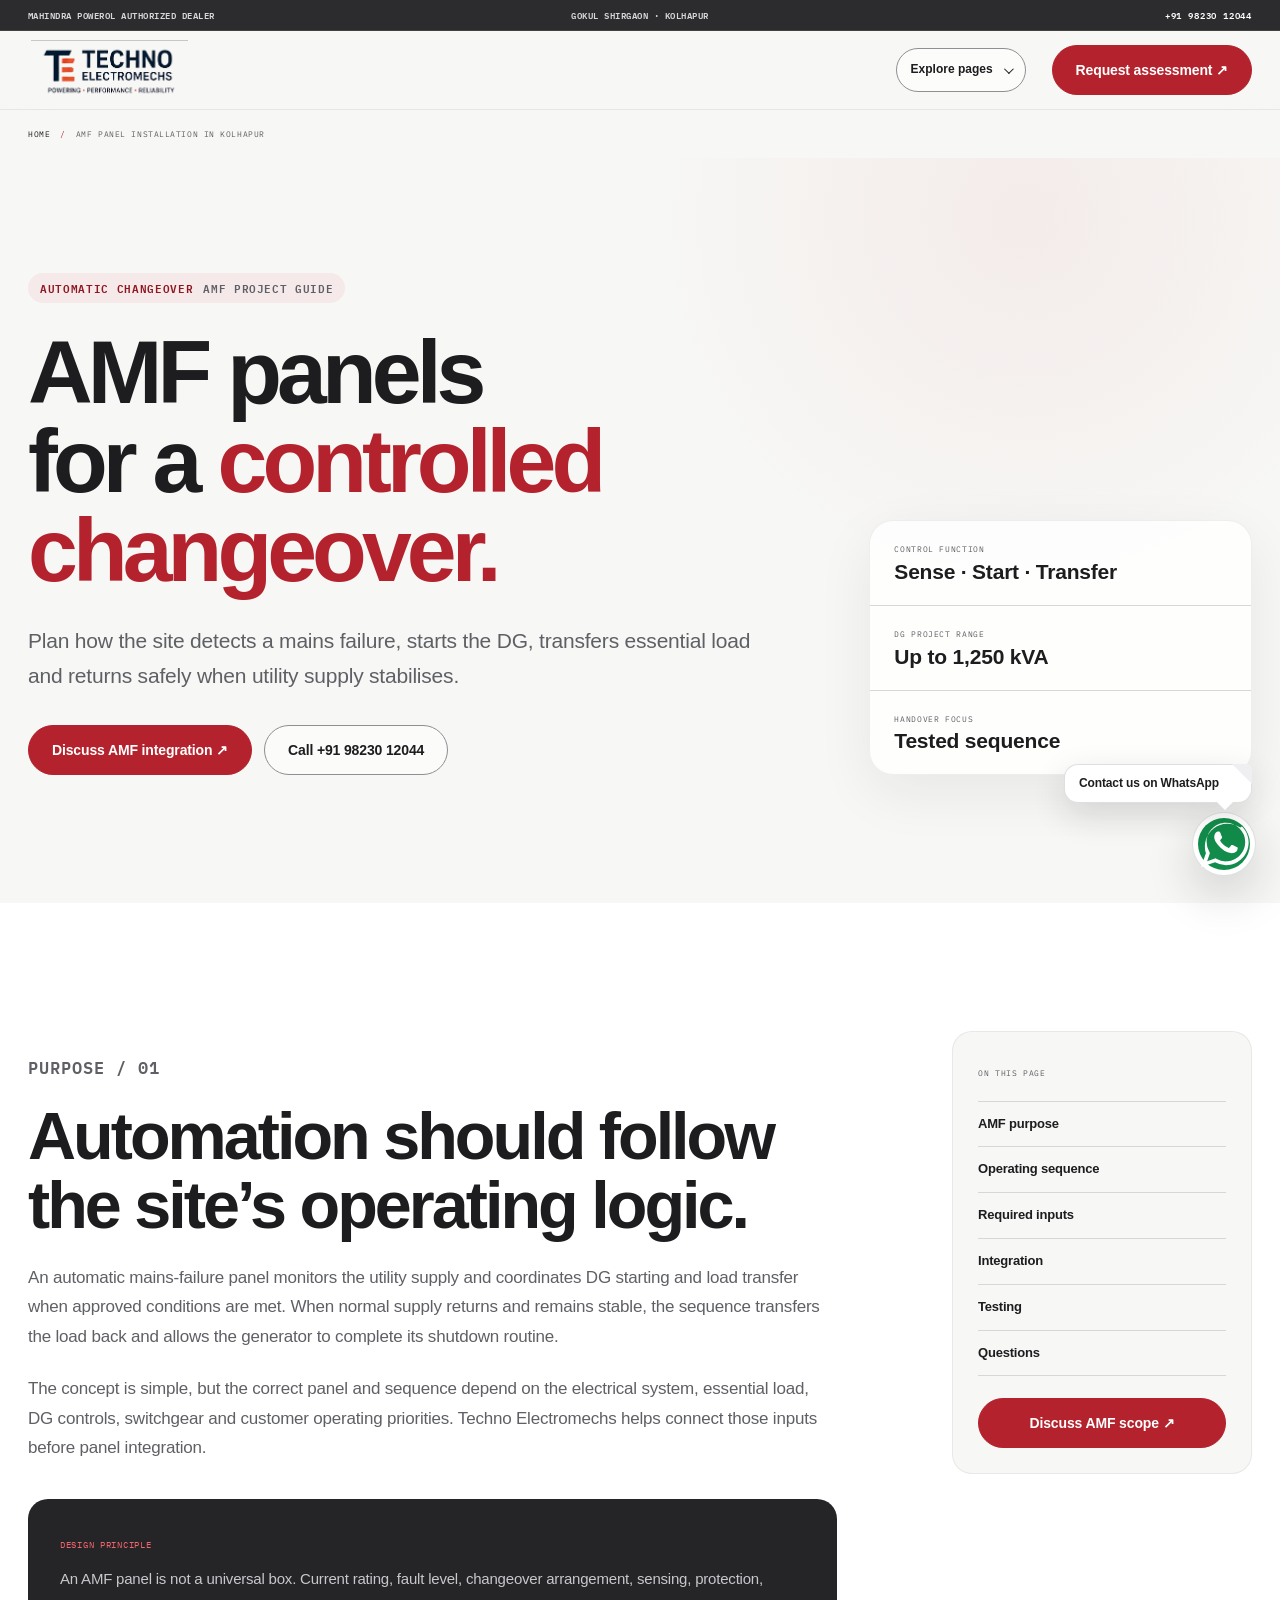
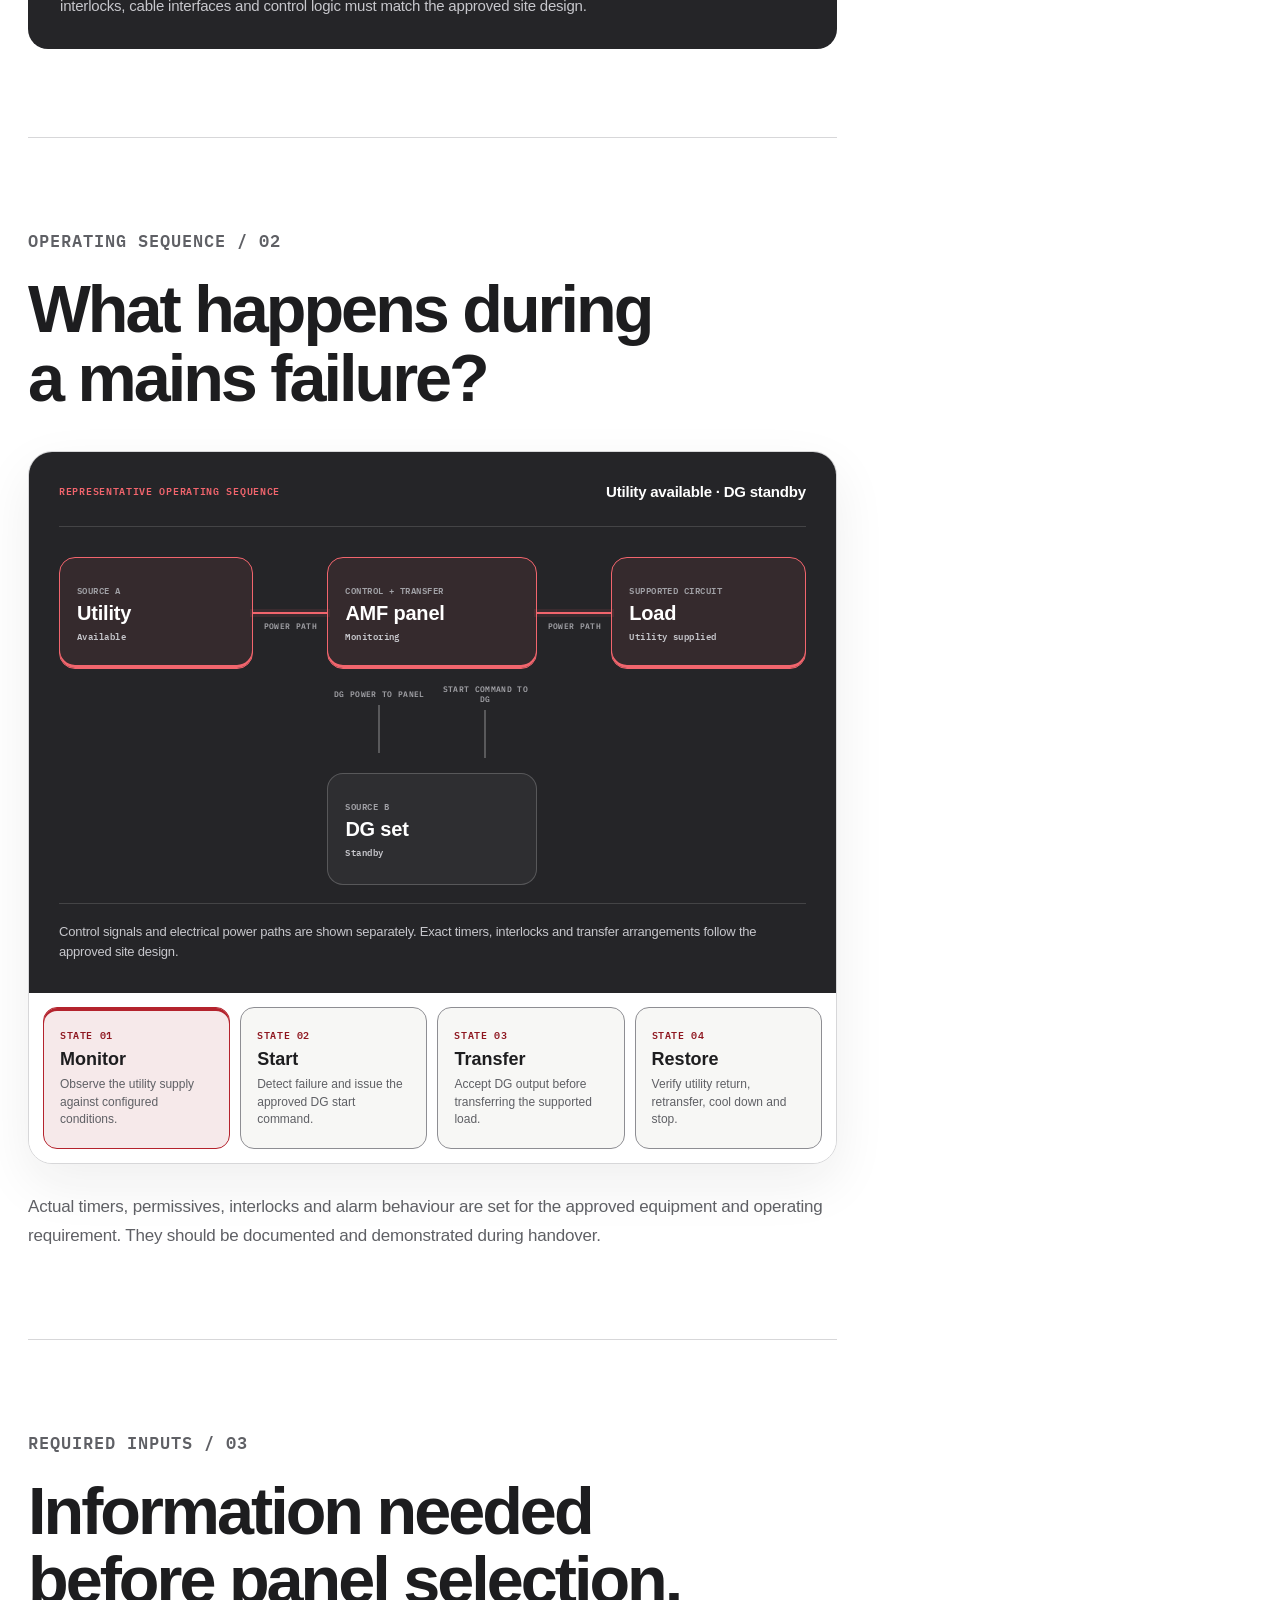
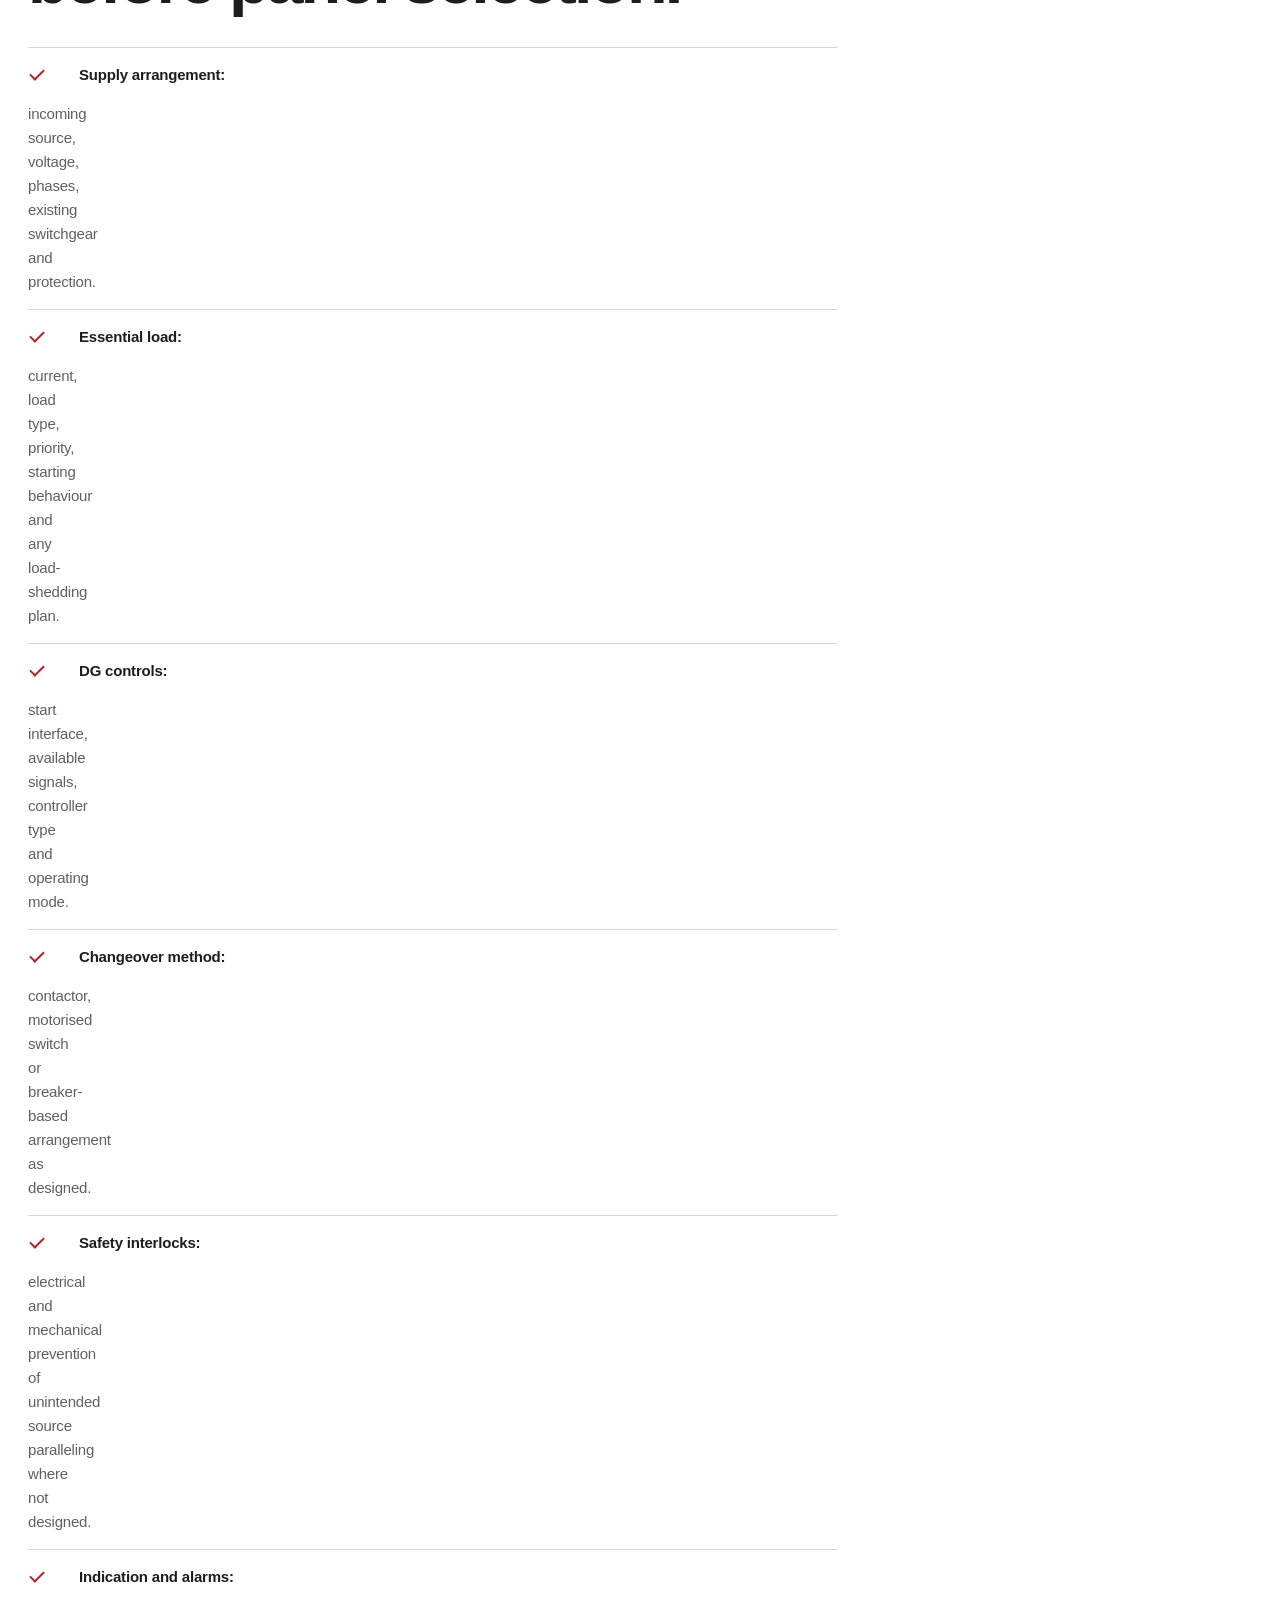
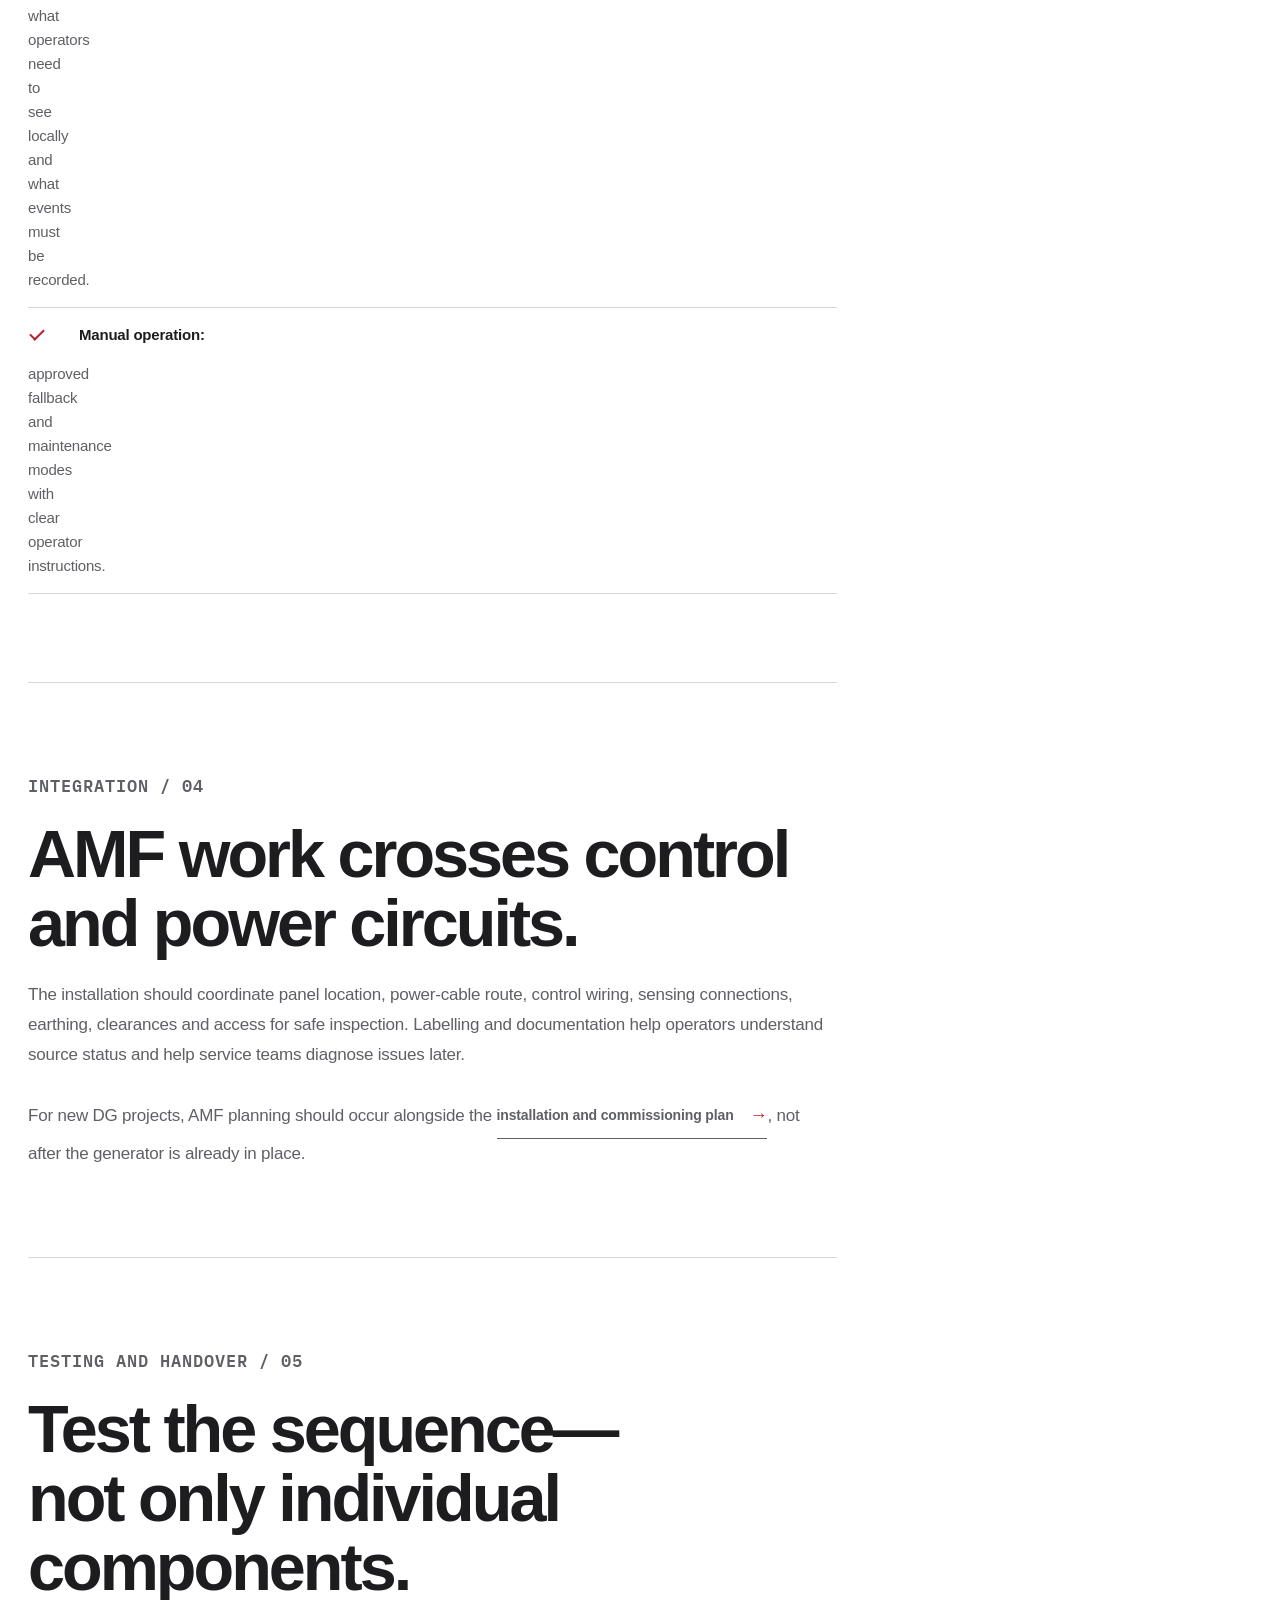
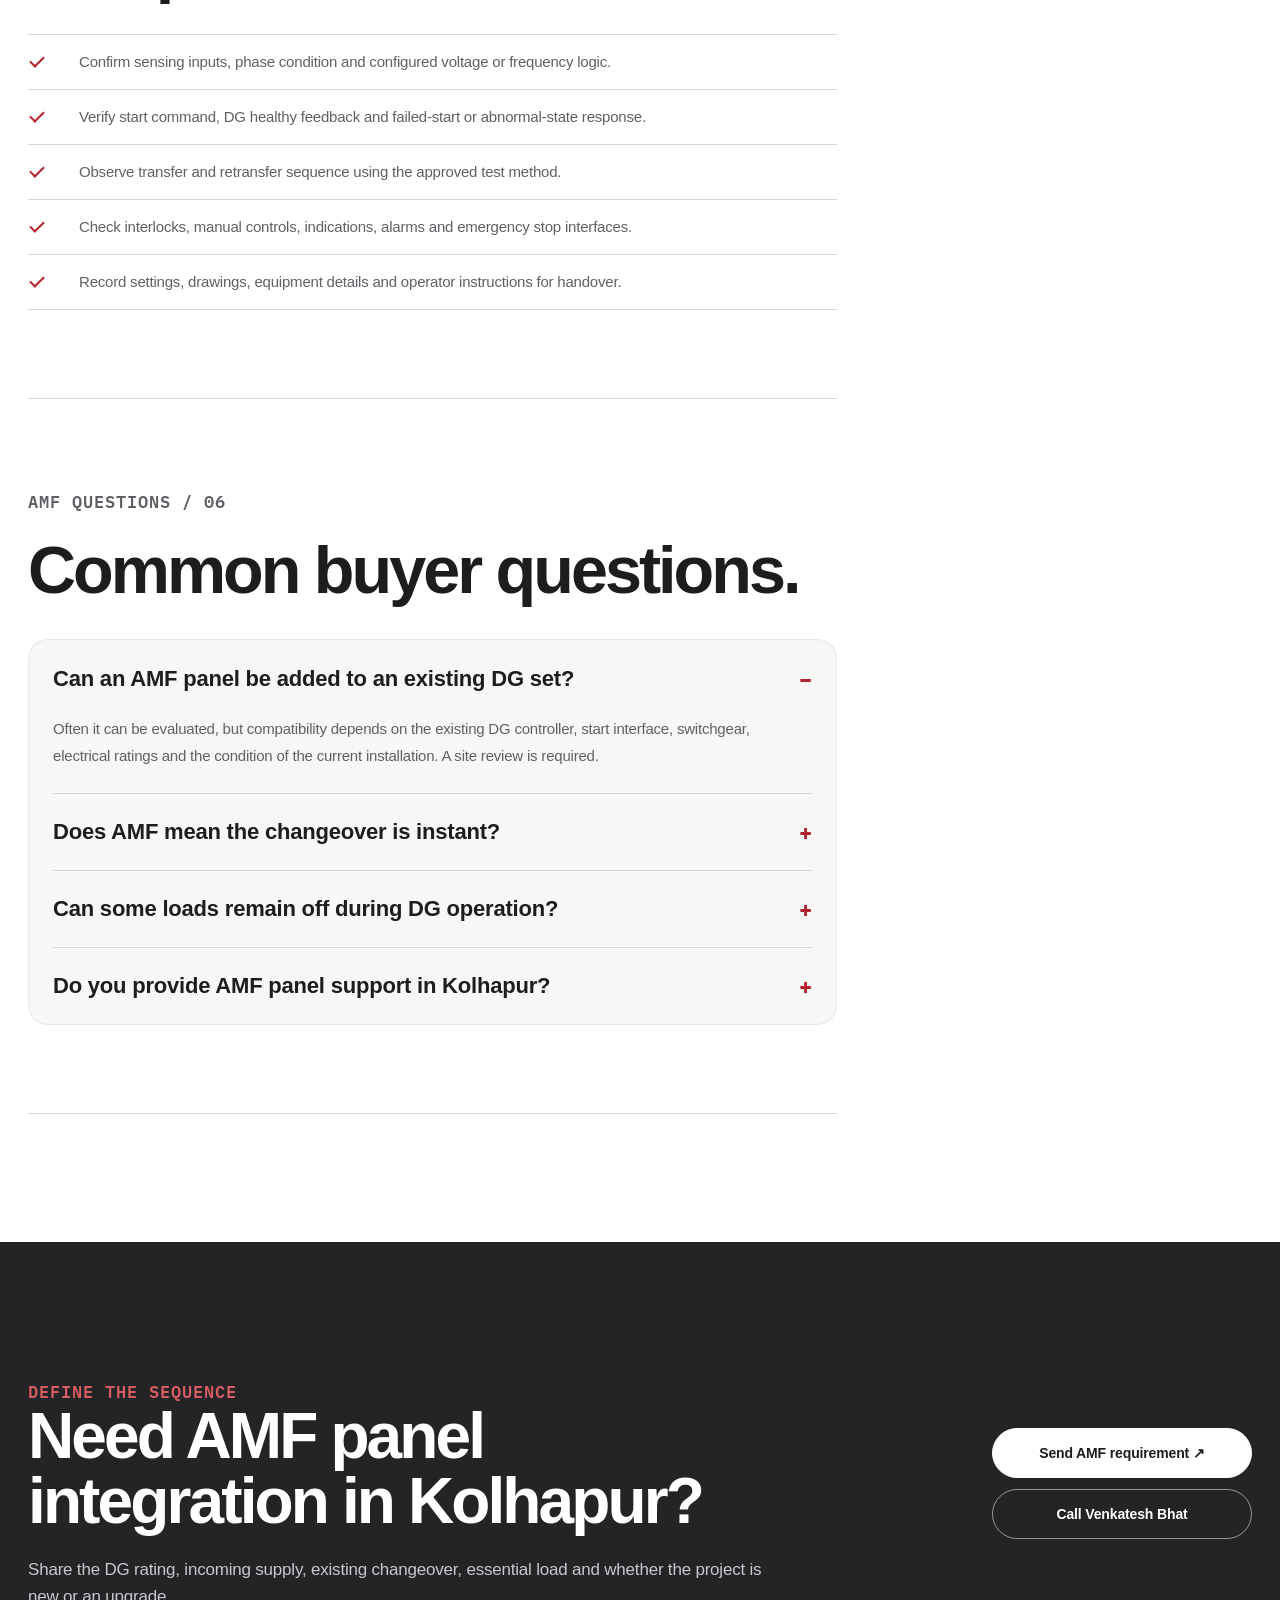
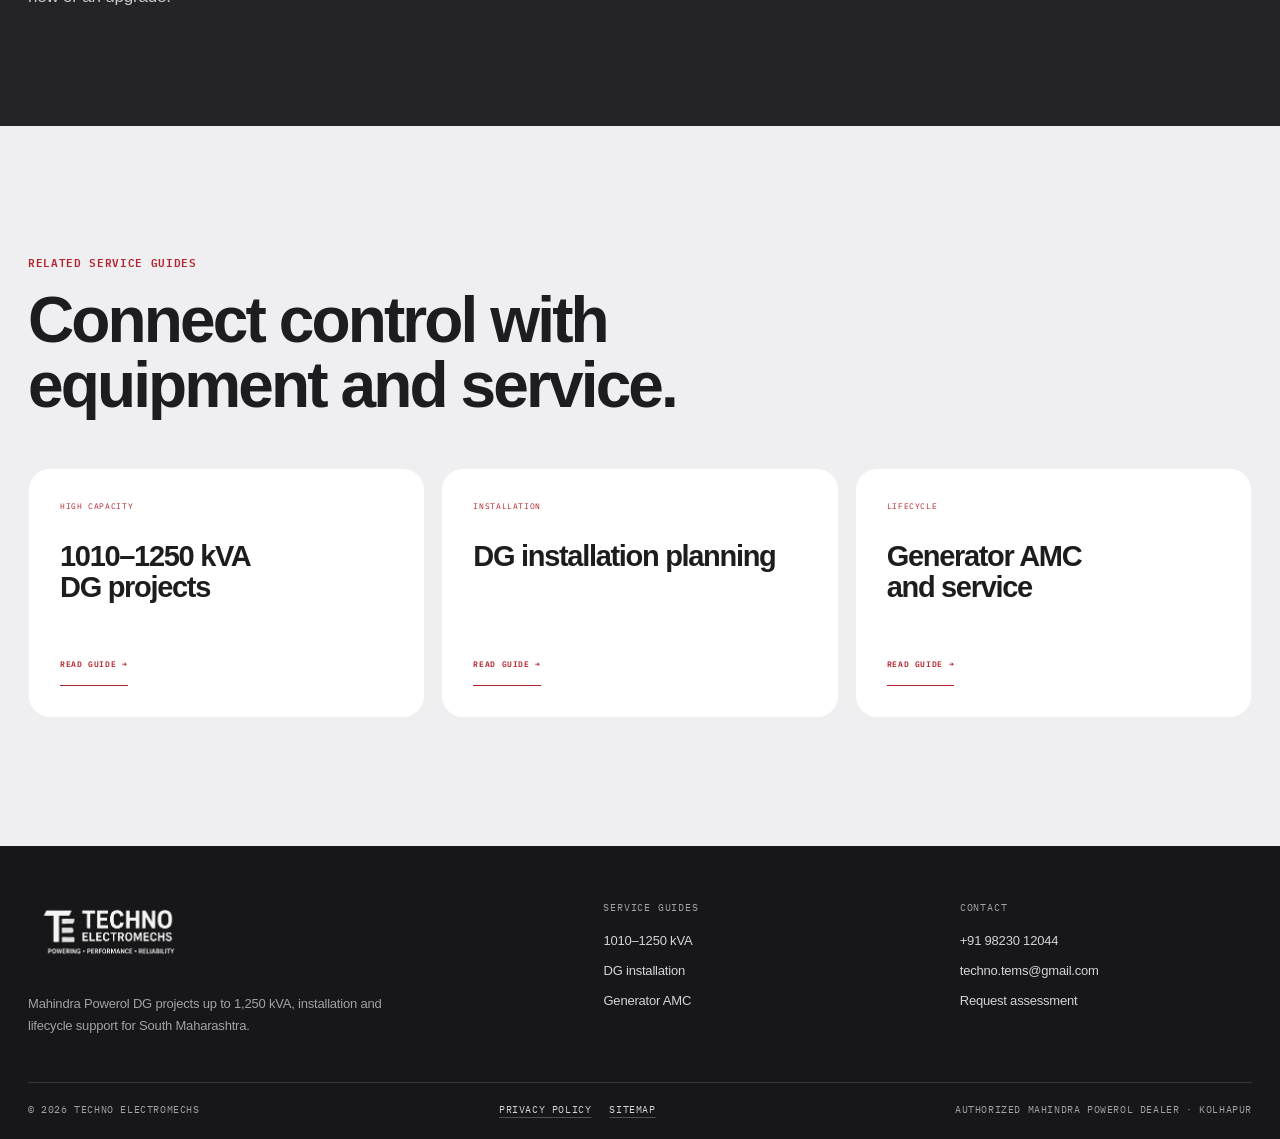
<file: amf-panel-installation-kolhapur.html>
<!doctype html>
<html lang="en-IN" class="no-js">
<head>
  <meta charset="utf-8" />
  <meta name="viewport" content="width=device-width, initial-scale=1" />
  <title>AMF Panel Installation in Kolhapur | Techno Electromechs</title>
  <meta name="description" content="AMF panel planning and installation in Kolhapur for Mahindra Powerol DG systems, including mains sensing, auto-start, changeover logic, testing and handover." />
  <meta name="robots" content="index, follow, max-image-preview:large" />
  <meta name="theme-color" content="#15171a" />
  <link rel="canonical" href="https://shrinidhi13.github.io/technoelectromechs/amf-panel-installation-kolhapur.html" />
  <meta property="og:type" content="website" />
  <meta property="og:locale" content="en_IN" />
  <meta property="og:site_name" content="Techno Electromechs" />
  <meta property="og:url" content="https://shrinidhi13.github.io/technoelectromechs/amf-panel-installation-kolhapur.html" />
  <meta property="og:title" content="AMF Panel Installation in Kolhapur" />
  <meta property="og:description" content="Automatic mains-failure and DG changeover planning for dependable backup-power operation." />
  <meta property="og:image" content="https://shrinidhi13.github.io/technoelectromechs/assets/og-image.png" />
  <meta property="og:image:width" content="1200" />
  <meta property="og:image:height" content="630" />
  <meta property="og:image:alt" content="AMF panel planning and installation in Kolhapur by Techno Electromechs" />
  <meta name="twitter:card" content="summary_large_image" />
  <meta name="twitter:title" content="AMF Panel Installation in Kolhapur" />
  <meta name="twitter:description" content="Automatic mains-failure and DG changeover planning for dependable backup-power operation." />
  <meta name="twitter:image" content="https://shrinidhi13.github.io/technoelectromechs/assets/og-image.png" />
  <meta name="twitter:image:alt" content="AMF panel planning and installation in Kolhapur by Techno Electromechs" />
  <link rel="icon" href="assets/favicon.svg" type="image/svg+xml" />
  <link rel="manifest" href="site.webmanifest" />
  <link rel="preconnect" href="https://fonts.googleapis.com" />
  <link rel="preconnect" href="https://fonts.gstatic.com" crossorigin />
  <link href="https://fonts.googleapis.com/css2?family=Barlow+Condensed:wght@600;700;800&family=IBM+Plex+Mono:wght@500;600&family=IBM+Plex+Sans:wght@400;500;600;700&display=swap" rel="stylesheet" />
  <link rel="stylesheet" href="assets/styles.css" />
  <link rel="stylesheet" href="assets/premium.css" />
  <script type="application/ld+json">
  {
    "@context": "https://schema.org",
    "@graph": [
      {
        "@type": "Service",
        "@id": "https://shrinidhi13.github.io/technoelectromechs/amf-panel-installation-kolhapur.html#service",
        "name": "AMF Panel Installation in Kolhapur",
        "serviceType": "Automatic mains failure panel integration and DG changeover",
        "description": "AMF panel planning, installation coordination, control-sequence testing and handover for generator systems in Kolhapur and South Maharashtra.",
        "provider": {"@id": "https://shrinidhi13.github.io/technoelectromechs/#business"},
        "areaServed": ["Kolhapur", "Sangli", "Satara", "South Maharashtra"]
      },
      {
        "@type": "LocalBusiness",
        "@id": "https://shrinidhi13.github.io/technoelectromechs/#business",
        "name": "Techno Electromechs",
        "logo": "https://shrinidhi13.github.io/technoelectromechs/assets/brand/techno-electromechs-logo-horizontal-transparent.png",
        "url": "https://shrinidhi13.github.io/technoelectromechs/",
        "telephone": "+91-9823012044",
        "address": {"@type": "PostalAddress", "streetAddress": "Opp. Sudarshan Petrol Pump, Near Bagawati Hall, NH4", "addressLocality": "Gokul Shirgaon", "addressRegion": "Maharashtra", "postalCode": "416013", "addressCountry": "IN"}
      },
      {
        "@type": "BreadcrumbList",
        "itemListElement": [
          {"@type": "ListItem", "position": 1, "name": "Home", "item": "https://shrinidhi13.github.io/technoelectromechs/"},
          {"@type": "ListItem", "position": 2, "name": "AMF Panel Installation in Kolhapur", "item": "https://shrinidhi13.github.io/technoelectromechs/amf-panel-installation-kolhapur.html"}
        ]
      }
    ]
  }
  </script>
</head>
<body class="service-page">
  <a class="skip-link" href="#main-content">Skip to main content</a>
  <header class="subpage-header">
    <div class="utility-bar"><div class="shell utility-inner"><span>Mahindra Powerol authorized dealer</span><span class="utility-location">Gokul Shirgaon · Kolhapur</span><a href="tel:+919823012044">+91 98230 12044</a></div></div>
    <div class="shell subpage-nav-row">
      <a class="brand" href="index.html" aria-label="Techno Electromechs home"><img class="brand-logo" src="assets/brand/techno-electromechs-logo-horizontal-transparent.png" width="323" height="123" alt="Techno Electromechs" /></a>
      <nav class="subpage-links" aria-label="Site navigation">
        <details class="page-menu">
          <summary><span>Explore pages</span><span class="page-menu__chevron" aria-hidden="true"></span></summary>
          <div class="page-menu__panel">
            <div class="page-menu__head"><span>Navigate / 01</span><strong>Power system guides.</strong><p>Move directly to the project or service information you need.</p></div>
            <div class="page-menu__links">
              <a class="page-menu__link page-menu__link--home" href="index.html"><span class="page-menu__index">00</span><span><strong>Homepage</strong><small>Overview, DG range and contact</small></span><span class="page-menu__arrow" aria-hidden="true">↗</span></a>
              <a class="page-menu__link" href="mahindra-powerol-1010-1250-kva.html"><span class="page-menu__index">01</span><span><strong>1010–1250 kVA</strong><small>High-capacity DG projects</small></span><span class="page-menu__arrow" aria-hidden="true">↗</span></a>
              <a class="page-menu__link" href="dg-set-installation-kolhapur.html"><span class="page-menu__index">02</span><span><strong>DG installation</strong><small>Site readiness and commissioning</small></span><span class="page-menu__arrow" aria-hidden="true">↗</span></a>
              <a class="page-menu__link" href="amf-panel-installation-kolhapur.html" aria-current="page"><span class="page-menu__index">03</span><span><strong>AMF panels</strong><small>Automatic changeover planning</small></span><span class="page-menu__arrow" aria-hidden="true">↗</span></a>
              <a class="page-menu__link" href="generator-amc-service-kolhapur.html"><span class="page-menu__index">04</span><span><strong>Generator AMC</strong><small>Preventive service and support</small></span><span class="page-menu__arrow" aria-hidden="true">↗</span></a>
            </div>
            <div class="page-menu__foot"><a href="privacy-policy.html">Privacy policy</a><a href="index.html#contact">Request assessment →</a></div>
          </div>
        </details>
        <a class="button button--primary button--small" href="index.html#contact">Request assessment ↗</a>
      </nav>
    </div>
  </header>

  <main id="main-content">
    <nav class="breadcrumb shell" aria-label="Breadcrumb"><a href="index.html">Home</a><span aria-hidden="true">/</span><span>AMF panel installation in Kolhapur</span></nav>
    <section class="subpage-hero"><div class="shell subpage-hero-grid">
      <div><p class="section-code"><span>Automatic changeover</span> AMF project guide</p><h1>AMF panels for a <em>controlled changeover.</em></h1><p class="subpage-lead">Plan how the site detects a mains failure, starts the DG, transfers essential load and returns safely when utility supply stabilises.</p><div class="subpage-actions"><a class="button button--primary" href="index.html#contact">Discuss AMF integration ↗</a><a class="button button--line" href="tel:+919823012044">Call +91 98230 12044</a></div></div>
      <dl class="project-facts"><div><dt>Control function</dt><dd>Sense · Start · Transfer</dd></div><div><dt>DG project range</dt><dd>Up to 1,250 kVA</dd></div><div><dt>Handover focus</dt><dd>Tested sequence</dd></div></dl>
    </div></section>

    <section class="subpage-body section-pad"><div class="shell editorial-grid">
      <article class="longform">
        <section id="purpose"><p class="eyebrow">Purpose / 01</p><h2>Automation should follow the site’s operating logic.</h2><p>An automatic mains-failure panel monitors the utility supply and coordinates DG starting and load transfer when approved conditions are met. When normal supply returns and remains stable, the sequence transfers the load back and allows the generator to complete its shutdown routine.</p><p>The concept is simple, but the correct panel and sequence depend on the electrical system, essential load, DG controls, switchgear and customer operating priorities. Techno Electromechs helps connect those inputs before panel integration.</p><div class="content-callout"><span>Design principle</span><p>An AMF panel is not a universal box. Current rating, fault level, changeover arrangement, sensing, protection, interlocks, cable interfaces and control logic must match the approved site design.</p></div></section>

        <section id="sequence">
          <p class="eyebrow">Operating sequence / 02</p>
          <h2>What happens during a mains failure?</h2>
          <div class="amf-experience" data-amf-experience data-state="monitor">
            <div class="amf-visual" role="img" aria-label="Representative AMF sequence. Utility and generator power connect to the transfer panel, while the AMF controller sends a separate start command to the DG. Current state: utility available and DG on standby.">
              <div class="amf-visual__head"><span>Representative operating sequence</span><strong data-amf-status>Utility available · DG standby</strong></div>
              <div class="amf-network" aria-hidden="true">
                <div class="amf-node amf-node--utility"><span>Source A</span><strong>Utility</strong><small data-amf-utility-state>Available</small></div>
                <div class="amf-connector amf-connector--utility"><span>Power path</span></div>
                <div class="amf-node amf-node--panel"><span>Control + transfer</span><strong>AMF panel</strong><small data-amf-panel-state>Monitoring</small></div>
                <div class="amf-connector amf-connector--load"><span>Power path</span></div>
                <div class="amf-node amf-node--load"><span>Supported circuit</span><strong>Load</strong><small data-amf-load-state>Utility supplied</small></div>
                <div class="amf-vertical-links">
                  <div class="amf-connector amf-connector--dg-power"><span>DG power to panel</span></div>
                  <div class="amf-connector amf-connector--control"><span>Start command to DG</span></div>
                </div>
                <div class="amf-node amf-node--dg"><span>Source B</span><strong>DG set</strong><small data-amf-dg-state>Standby</small></div>
              </div>
              <p class="amf-visual__note">Control signals and electrical power paths are shown separately. Exact timers, interlocks and transfer arrangements follow the approved site design.</p>
            </div>
            <div class="amf-state-controls" role="group" aria-label="Choose an AMF operating state">
              <button class="amf-state-button is-active" type="button" data-amf-state="monitor" aria-pressed="true" disabled><span>STATE 01</span><strong>Monitor</strong><small>Observe the utility supply against configured conditions.</small></button>
              <button class="amf-state-button" type="button" data-amf-state="start" aria-pressed="false" disabled><span>STATE 02</span><strong>Start</strong><small>Detect failure and issue the approved DG start command.</small></button>
              <button class="amf-state-button" type="button" data-amf-state="transfer" aria-pressed="false" disabled><span>STATE 03</span><strong>Transfer</strong><small>Accept DG output before transferring the supported load.</small></button>
              <button class="amf-state-button" type="button" data-amf-state="restore" aria-pressed="false" disabled><span>STATE 04</span><strong>Restore</strong><small>Verify utility return, retransfer, cool down and stop.</small></button>
            </div>
          </div>
          <p>Actual timers, permissives, interlocks and alarm behaviour are set for the approved equipment and operating requirement. They should be documented and demonstrated during handover.</p>
        </section>

        <section id="inputs"><p class="eyebrow">Required inputs / 03</p><h2>Information needed before panel selection.</h2><ul class="content-list">
          <li><strong>Supply arrangement:</strong> incoming source, voltage, phases, existing switchgear and protection.</li>
          <li><strong>Essential load:</strong> current, load type, priority, starting behaviour and any load-shedding plan.</li>
          <li><strong>DG controls:</strong> start interface, available signals, controller type and operating mode.</li>
          <li><strong>Changeover method:</strong> contactor, motorised switch or breaker-based arrangement as designed.</li>
          <li><strong>Safety interlocks:</strong> electrical and mechanical prevention of unintended source paralleling where not designed.</li>
          <li><strong>Indication and alarms:</strong> what operators need to see locally and what events must be recorded.</li>
          <li><strong>Manual operation:</strong> approved fallback and maintenance modes with clear operator instructions.</li>
        </ul></section>

        <section id="integration"><p class="eyebrow">Integration / 04</p><h2>AMF work crosses control and power circuits.</h2><p>The installation should coordinate panel location, power-cable route, control wiring, sensing connections, earthing, clearances and access for safe inspection. Labelling and documentation help operators understand source status and help service teams diagnose issues later.</p><p>For new DG projects, AMF planning should occur alongside the <a class="arrow-link" href="dg-set-installation-kolhapur.html">installation and commissioning plan <span aria-hidden="true">→</span></a>, not after the generator is already in place.</p></section>

        <section id="testing"><p class="eyebrow">Testing and handover / 05</p><h2>Test the sequence—not only individual components.</h2><ul class="content-list">
          <li>Confirm sensing inputs, phase condition and configured voltage or frequency logic.</li>
          <li>Verify start command, DG healthy feedback and failed-start or abnormal-state response.</li>
          <li>Observe transfer and retransfer sequence using the approved test method.</li>
          <li>Check interlocks, manual controls, indications, alarms and emergency stop interfaces.</li>
          <li>Record settings, drawings, equipment details and operator instructions for handover.</li>
        </ul></section>

        <section id="questions"><p class="eyebrow">AMF questions / 06</p><h2>Common buyer questions.</h2><div class="service-page-faq">
          <details open><summary>Can an AMF panel be added to an existing DG set?</summary><p>Often it can be evaluated, but compatibility depends on the existing DG controller, start interface, switchgear, electrical ratings and the condition of the current installation. A site review is required.</p></details>
          <details><summary>Does AMF mean the changeover is instant?</summary><p>No. The sequence includes sensing, configured delays, engine starting, voltage and frequency stabilisation, transfer and later retransfer. Timing depends on the approved control philosophy.</p></details>
          <details><summary>Can some loads remain off during DG operation?</summary><p>Yes, if the electrical design includes load prioritisation or shedding. The requirement should be defined during load assessment and panel planning.</p></details>
          <details><summary>Do you provide AMF panel support in Kolhapur?</summary><p>Yes. Techno Electromechs supports AMF and changeover planning for DG projects in Kolhapur and nearby South Maharashtra service areas, subject to project review.</p></details>
        </div></section>
      </article>
      <aside class="page-toc" aria-label="On this page"><span>On this page</span><nav><a href="#purpose">AMF purpose</a><a href="#sequence">Operating sequence</a><a href="#inputs">Required inputs</a><a href="#integration">Integration</a><a href="#testing">Testing</a><a href="#questions">Questions</a></nav><a class="button button--primary" href="index.html#contact">Discuss AMF scope ↗</a></aside>
    </div></section>

    <section class="page-cta"><div class="shell page-cta-grid"><div><p class="eyebrow">Define the sequence</p><h2>Need AMF panel integration in Kolhapur?</h2><p>Share the DG rating, incoming supply, existing changeover, essential load and whether the project is new or an upgrade.</p></div><div class="page-cta-actions"><a class="button button--light" href="index.html#contact">Send AMF requirement ↗</a><a class="button button--line-dark" href="tel:+919823012044">Call Venkatesh Bhat</a></div></div></section>

    <section class="related-section section-pad"><div class="shell"><p class="eyebrow">Related service guides</p><h2>Connect control with equipment and service.</h2><div class="related-grid">
      <a class="related-card" href="mahindra-powerol-1010-1250-kva.html"><span>High capacity</span><h3>1010–1250 kVA DG projects</h3><span class="arrow-link">Read guide →</span></a>
      <a class="related-card" href="dg-set-installation-kolhapur.html"><span>Installation</span><h3>DG installation planning</h3><span class="arrow-link">Read guide →</span></a>
      <a class="related-card" href="generator-amc-service-kolhapur.html"><span>Lifecycle</span><h3>Generator AMC and service</h3><span class="arrow-link">Read guide →</span></a>
    </div></div></section>
  </main>

  <footer class="site-footer"><div class="shell footer-grid"><div class="footer-brand"><a class="brand brand--footer" href="index.html"><img class="brand-logo" src="assets/brand/techno-electromechs-logo-horizontal-transparent.png" width="323" height="123" alt="Techno Electromechs" /></a><p>Mahindra Powerol DG projects up to 1,250 kVA, installation and lifecycle support for South Maharashtra.</p></div><div class="footer-links"><span>Service guides</span><a href="mahindra-powerol-1010-1250-kva.html">1010–1250 kVA</a><a href="dg-set-installation-kolhapur.html">DG installation</a><a href="generator-amc-service-kolhapur.html">Generator AMC</a></div><div class="footer-links"><span>Contact</span><a href="tel:+919823012044">+91 98230 12044</a><a href="mailto:techno.tems@gmail.com">techno.tems@gmail.com</a><a href="index.html#contact">Request assessment</a></div></div><div class="shell footer-bottom"><span>© 2026 Techno Electromechs</span><nav class="footer-legal" aria-label="Legal and site links"><a href="privacy-policy.html">Privacy policy</a><a href="sitemap.xml">Sitemap</a></nav><span>Authorized Mahindra Powerol dealer · Kolhapur</span></div></footer>
  <a class="floating-whatsapp" href="https://wa.me/919823012044?text=Hello%20Venkatesh%20Bhat%2C%20I%20need%20help%20with%20a%20DG%20set%20requirement." target="_blank" rel="noopener noreferrer" aria-label="Contact us on WhatsApp — Techno Electromechs" title="Contact us on WhatsApp">
    <span class="floating-whatsapp__note" aria-hidden="true">Contact us on WhatsApp</span>
    <img class="floating-whatsapp__icon" src="assets/whatsapp-mark.svg" width="46" height="46" alt="" aria-hidden="true" />
  </a>

  <div class="mobile-actions" aria-label="Quick contact actions">
    <a href="tel:+919823012044" aria-label="Call Techno Electromechs">Call</a>
    <a href="https://wa.me/919823012044?text=Hello%20Venkatesh%20Bhat%2C%20I%20need%20help%20with%20a%20DG%20set%20requirement." target="_blank" rel="noopener noreferrer" aria-label="Discuss a requirement on WhatsApp">WhatsApp</a>
    <a href="index.html#contact">Assessment</a>
  </div>
  <script src="assets/navigation.js" defer></script>
  <script src="assets/engineering-experience.js" defer></script>
</body>
</html>
</file>
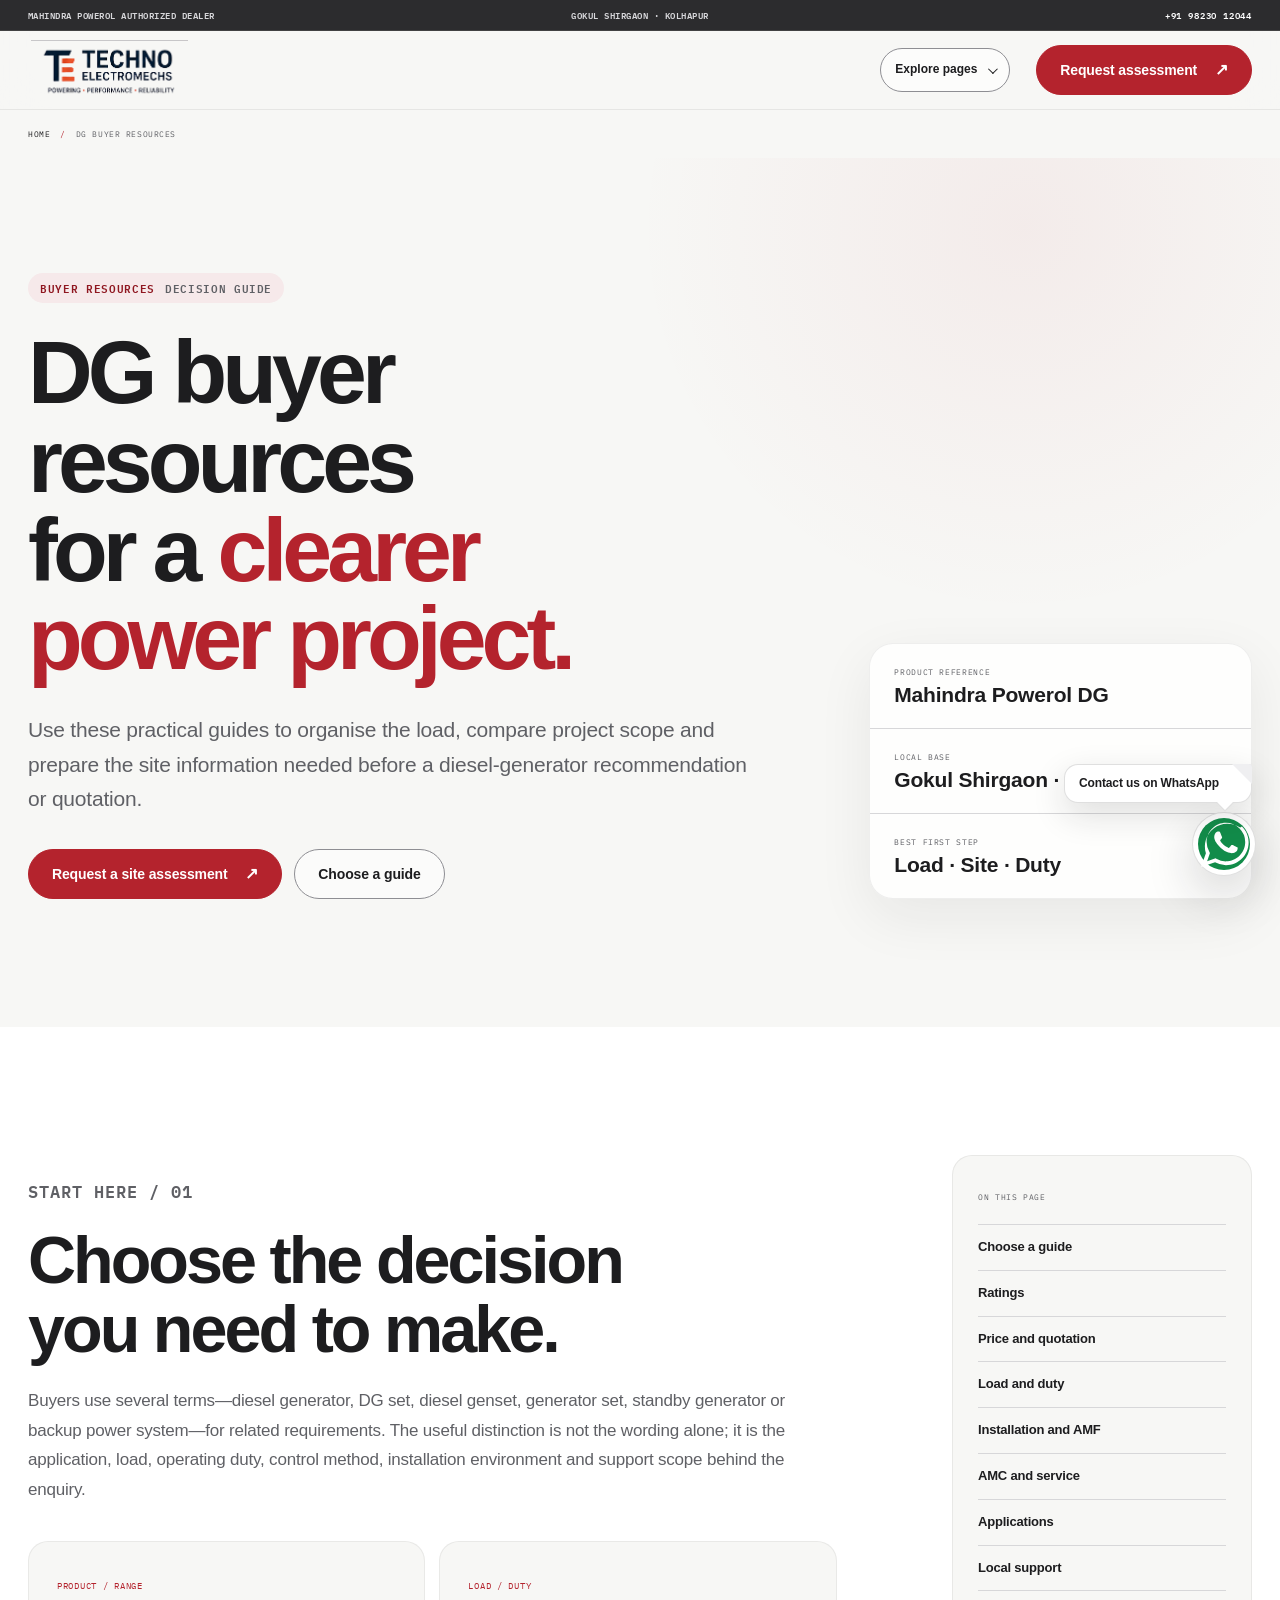
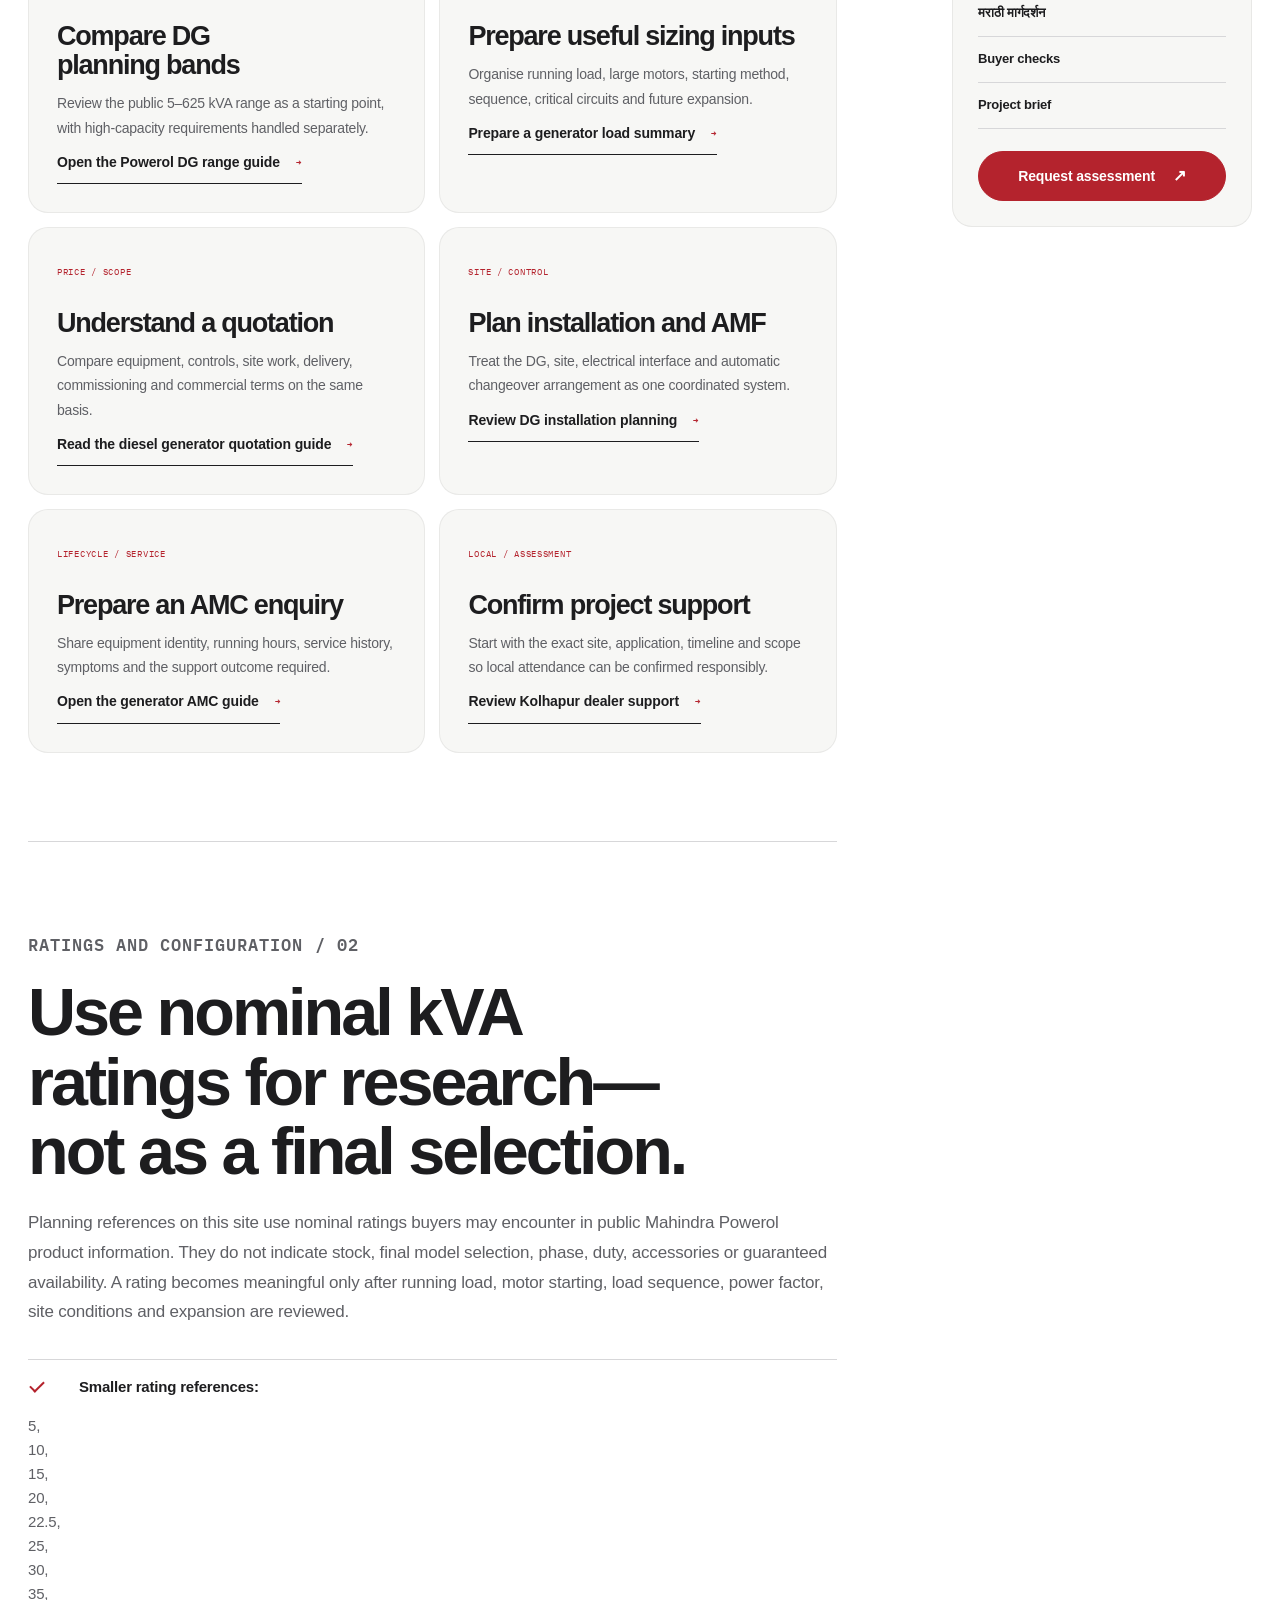
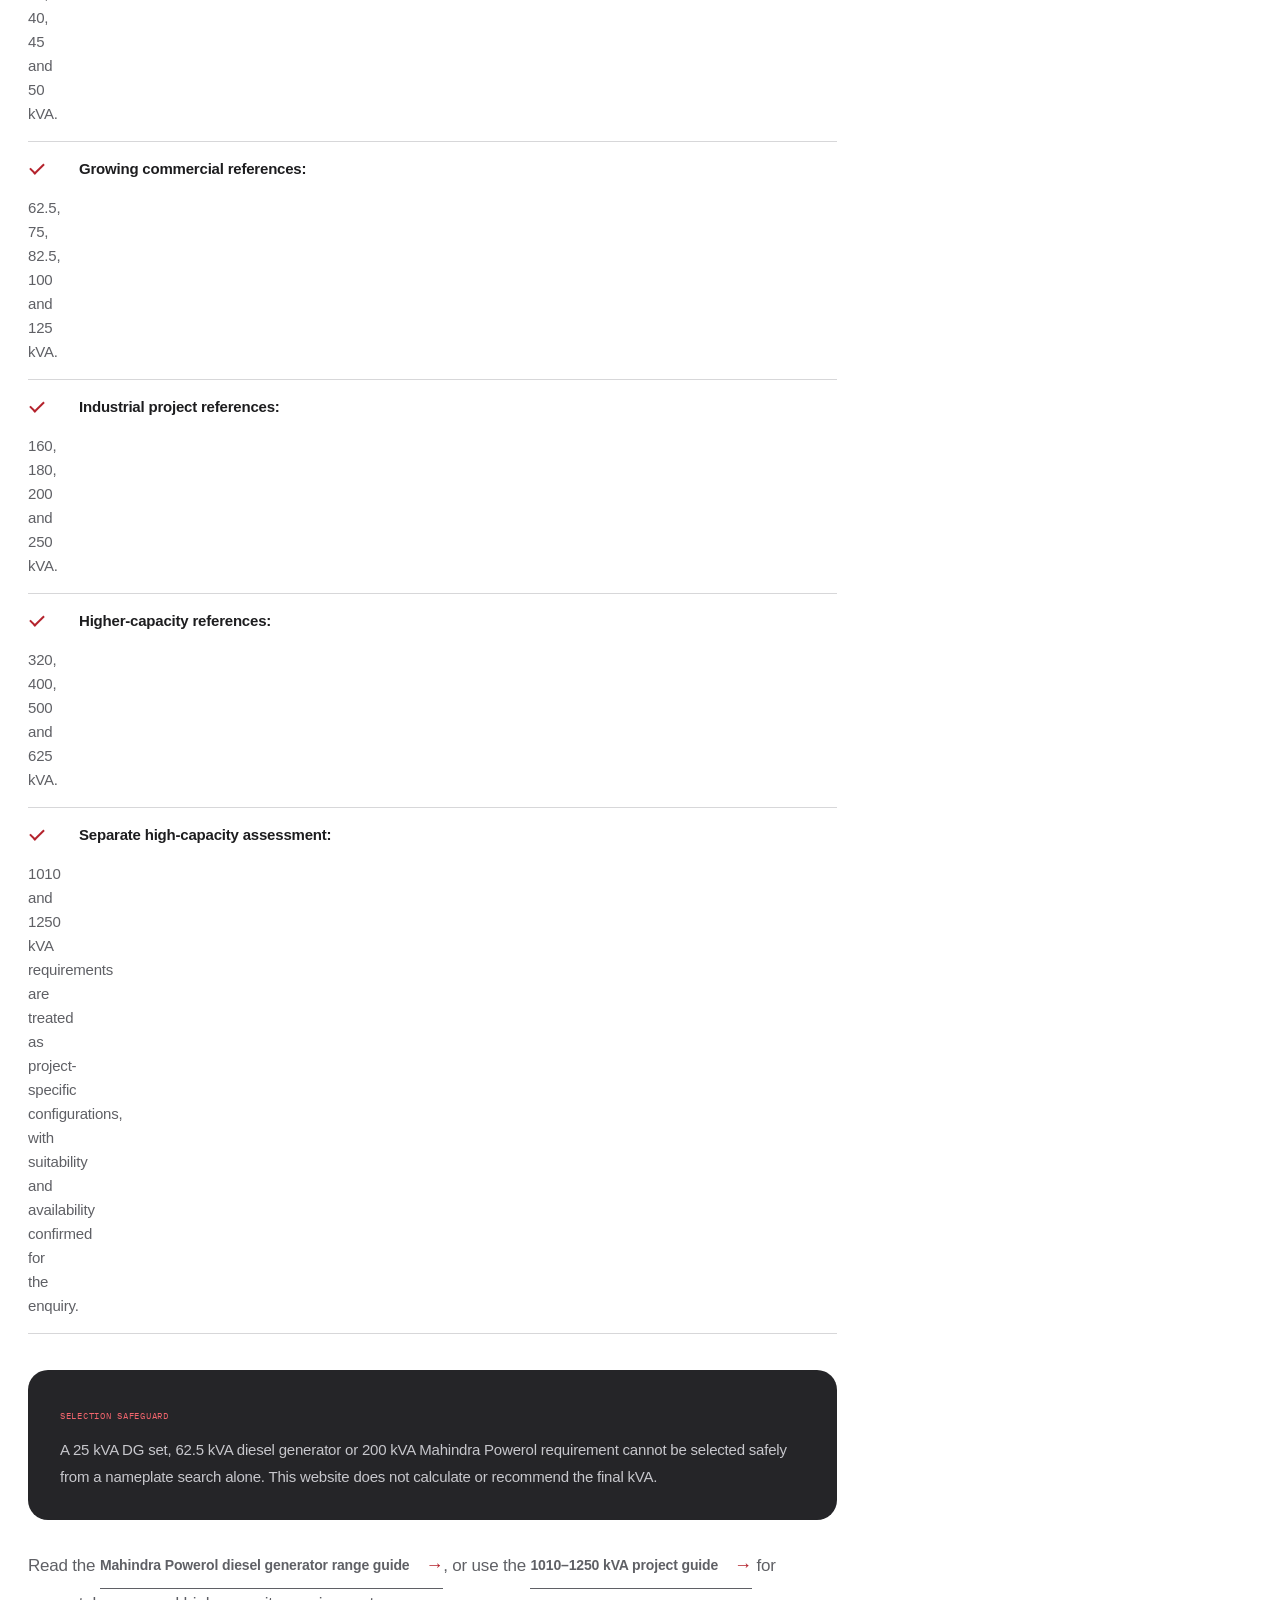
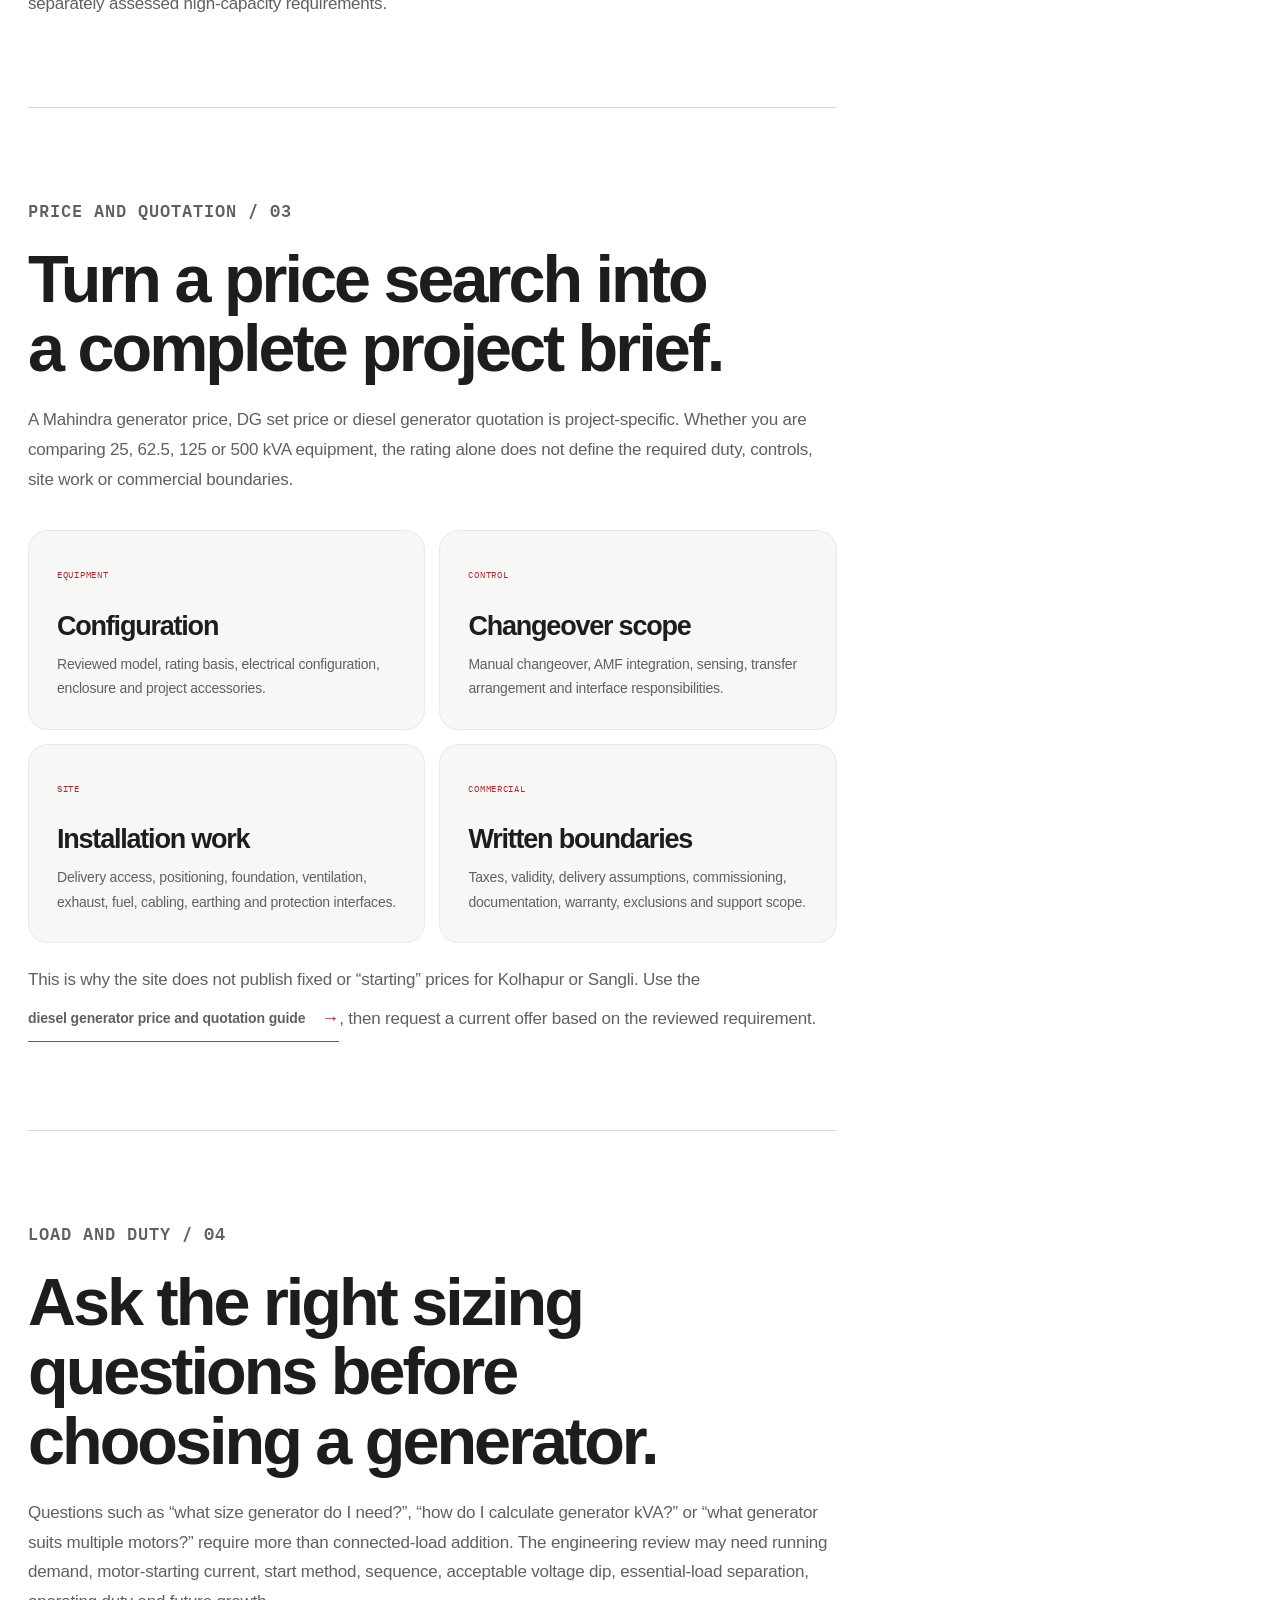
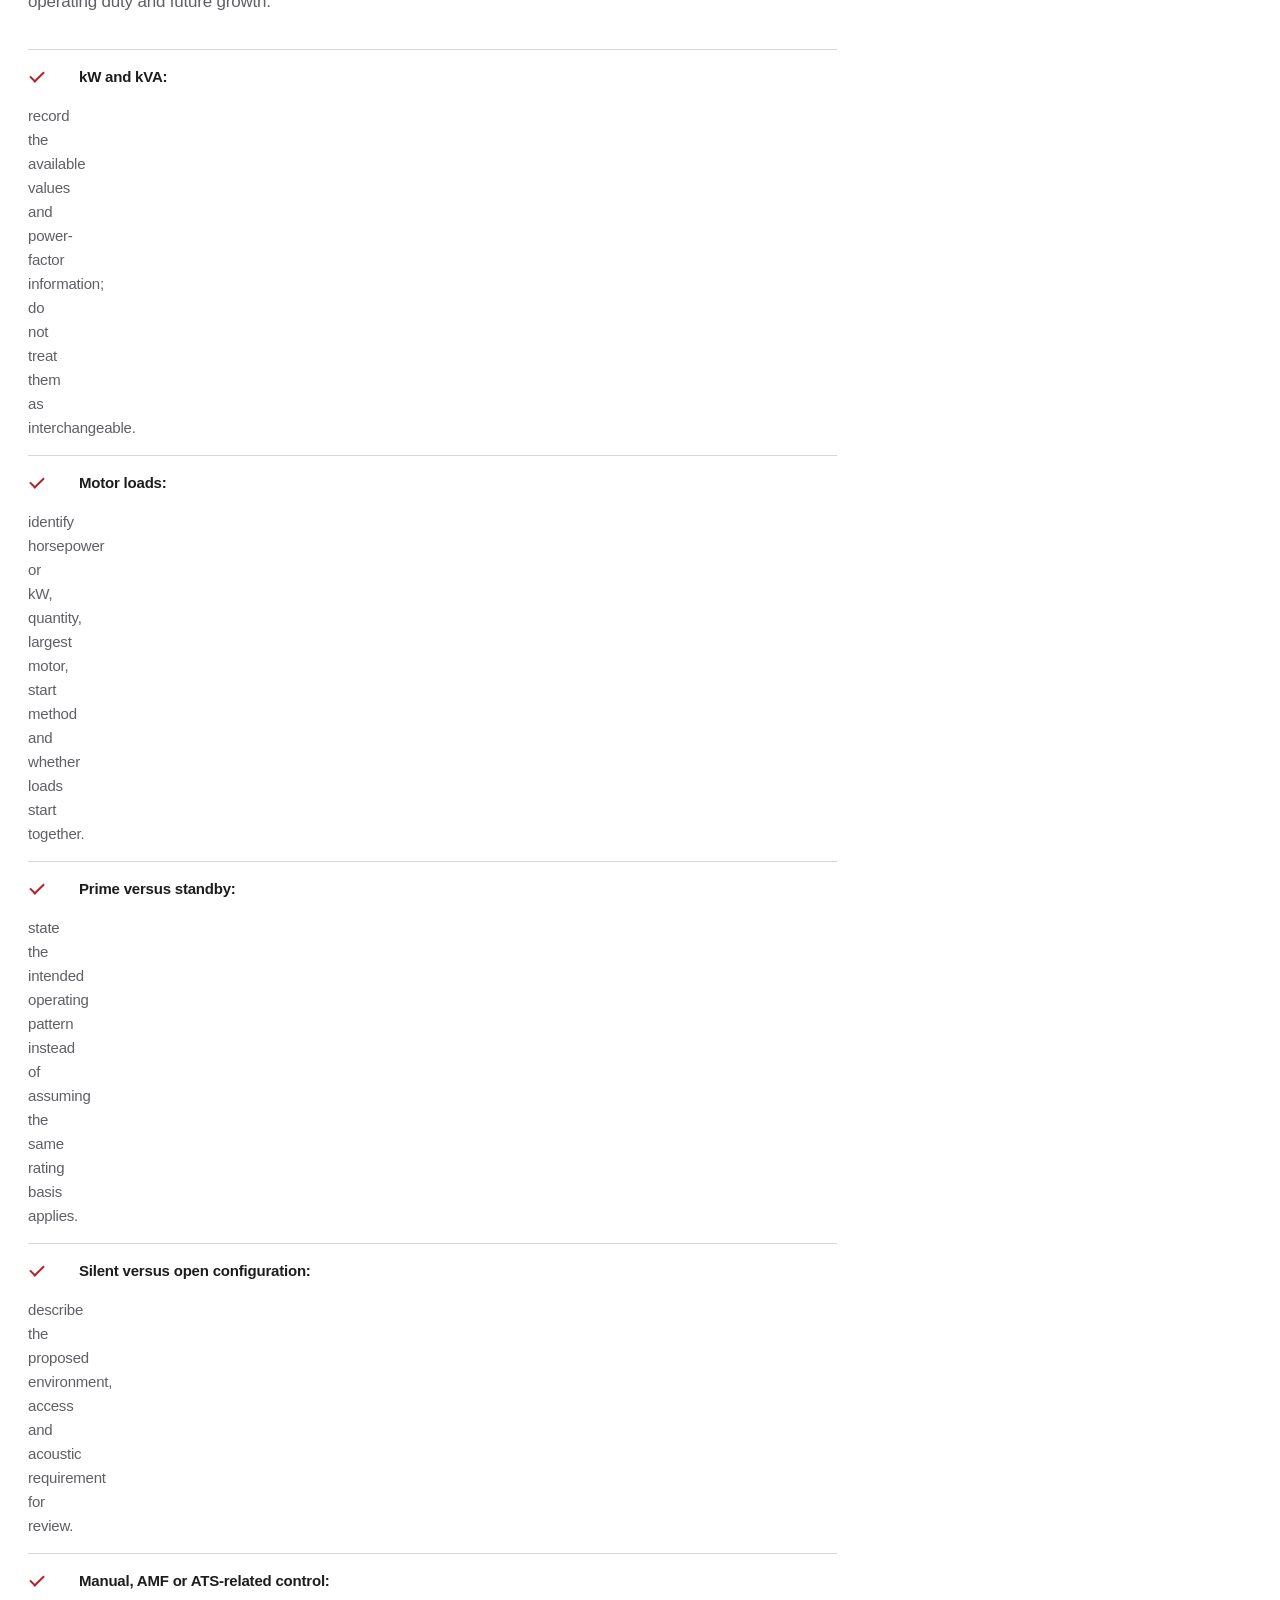
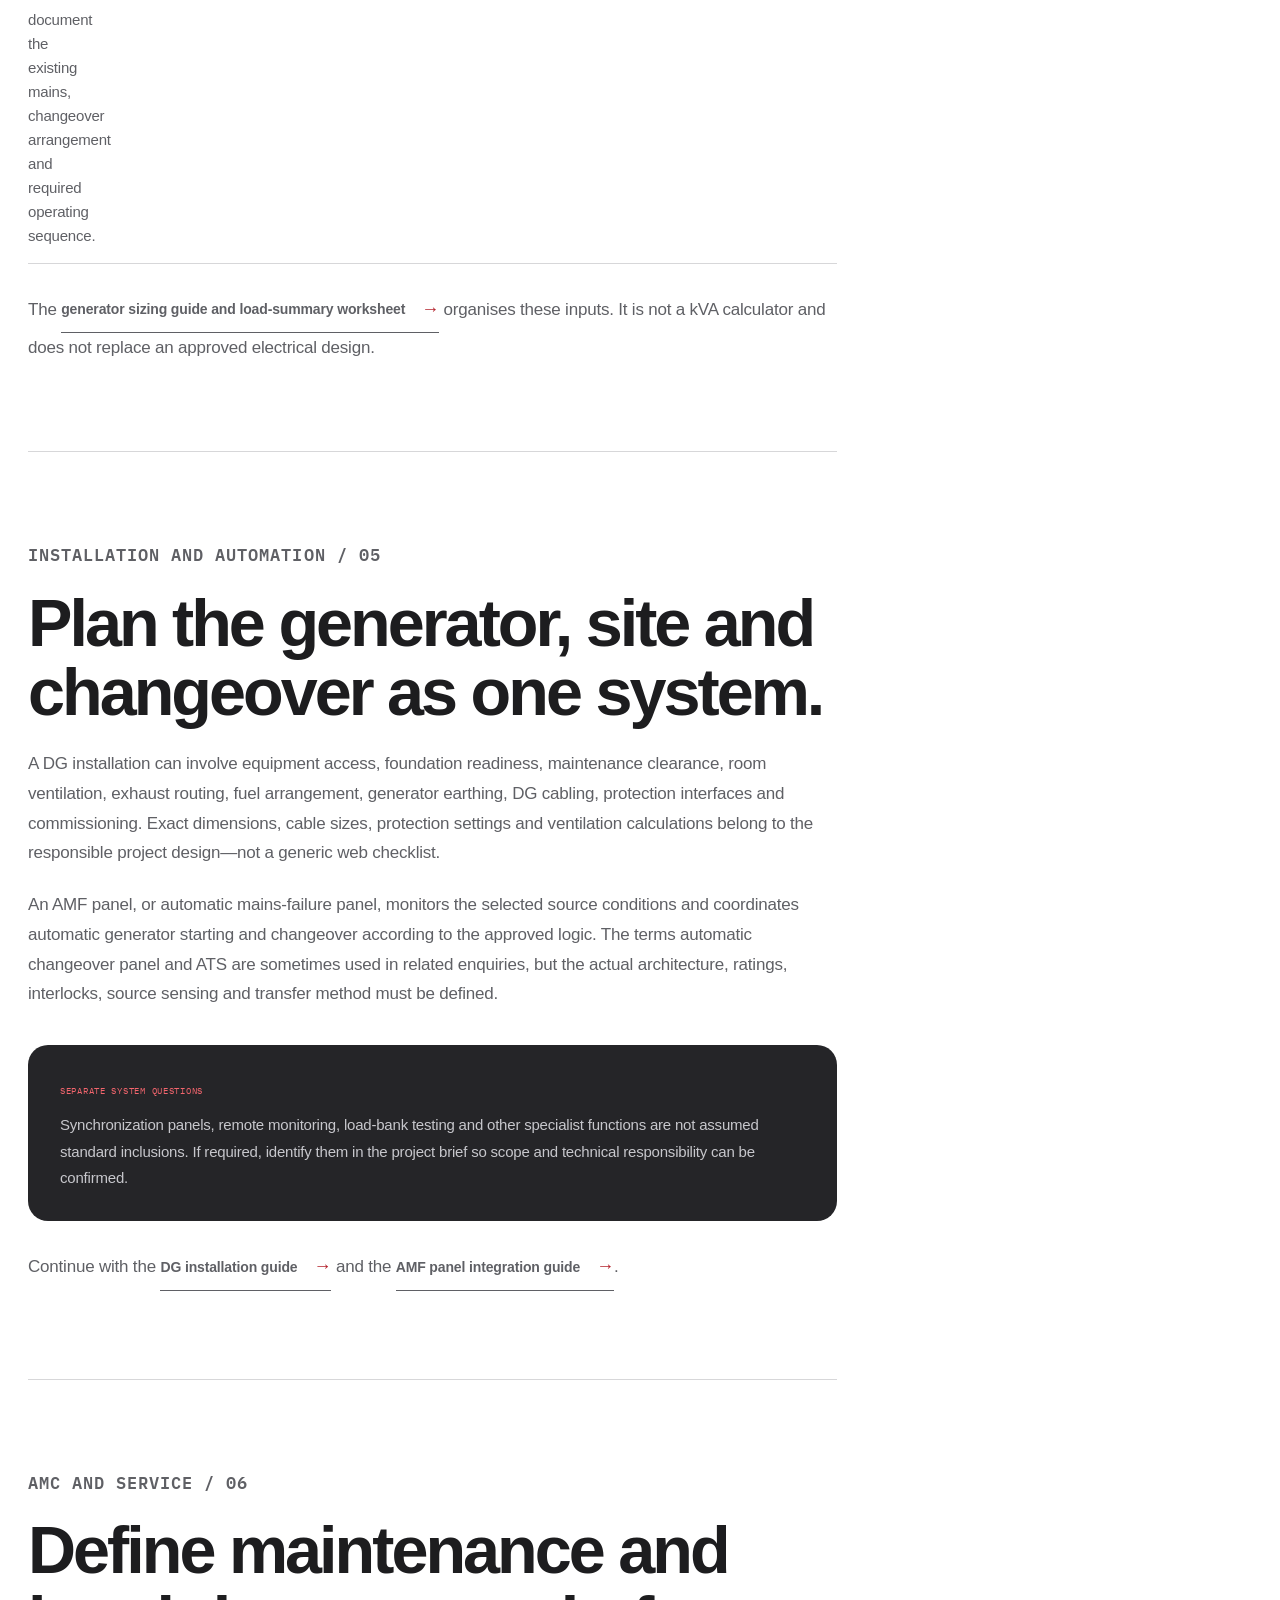
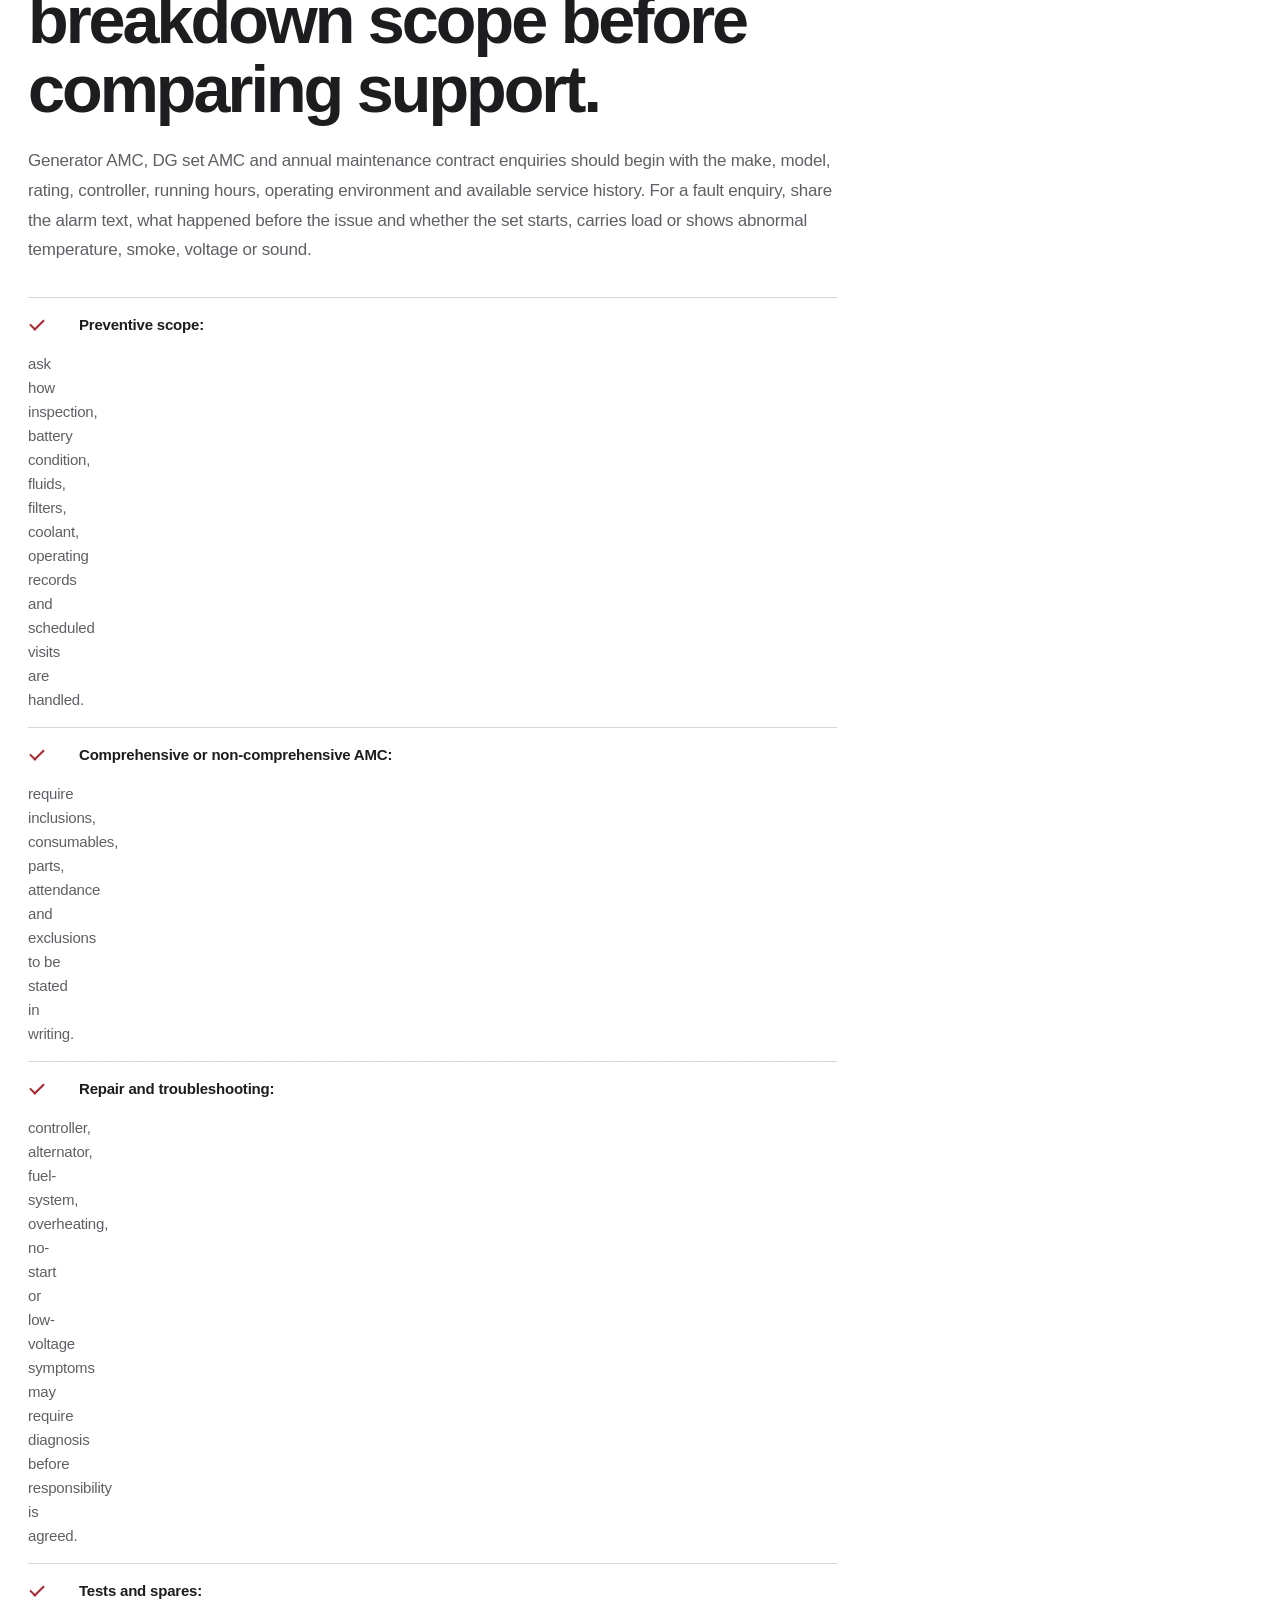
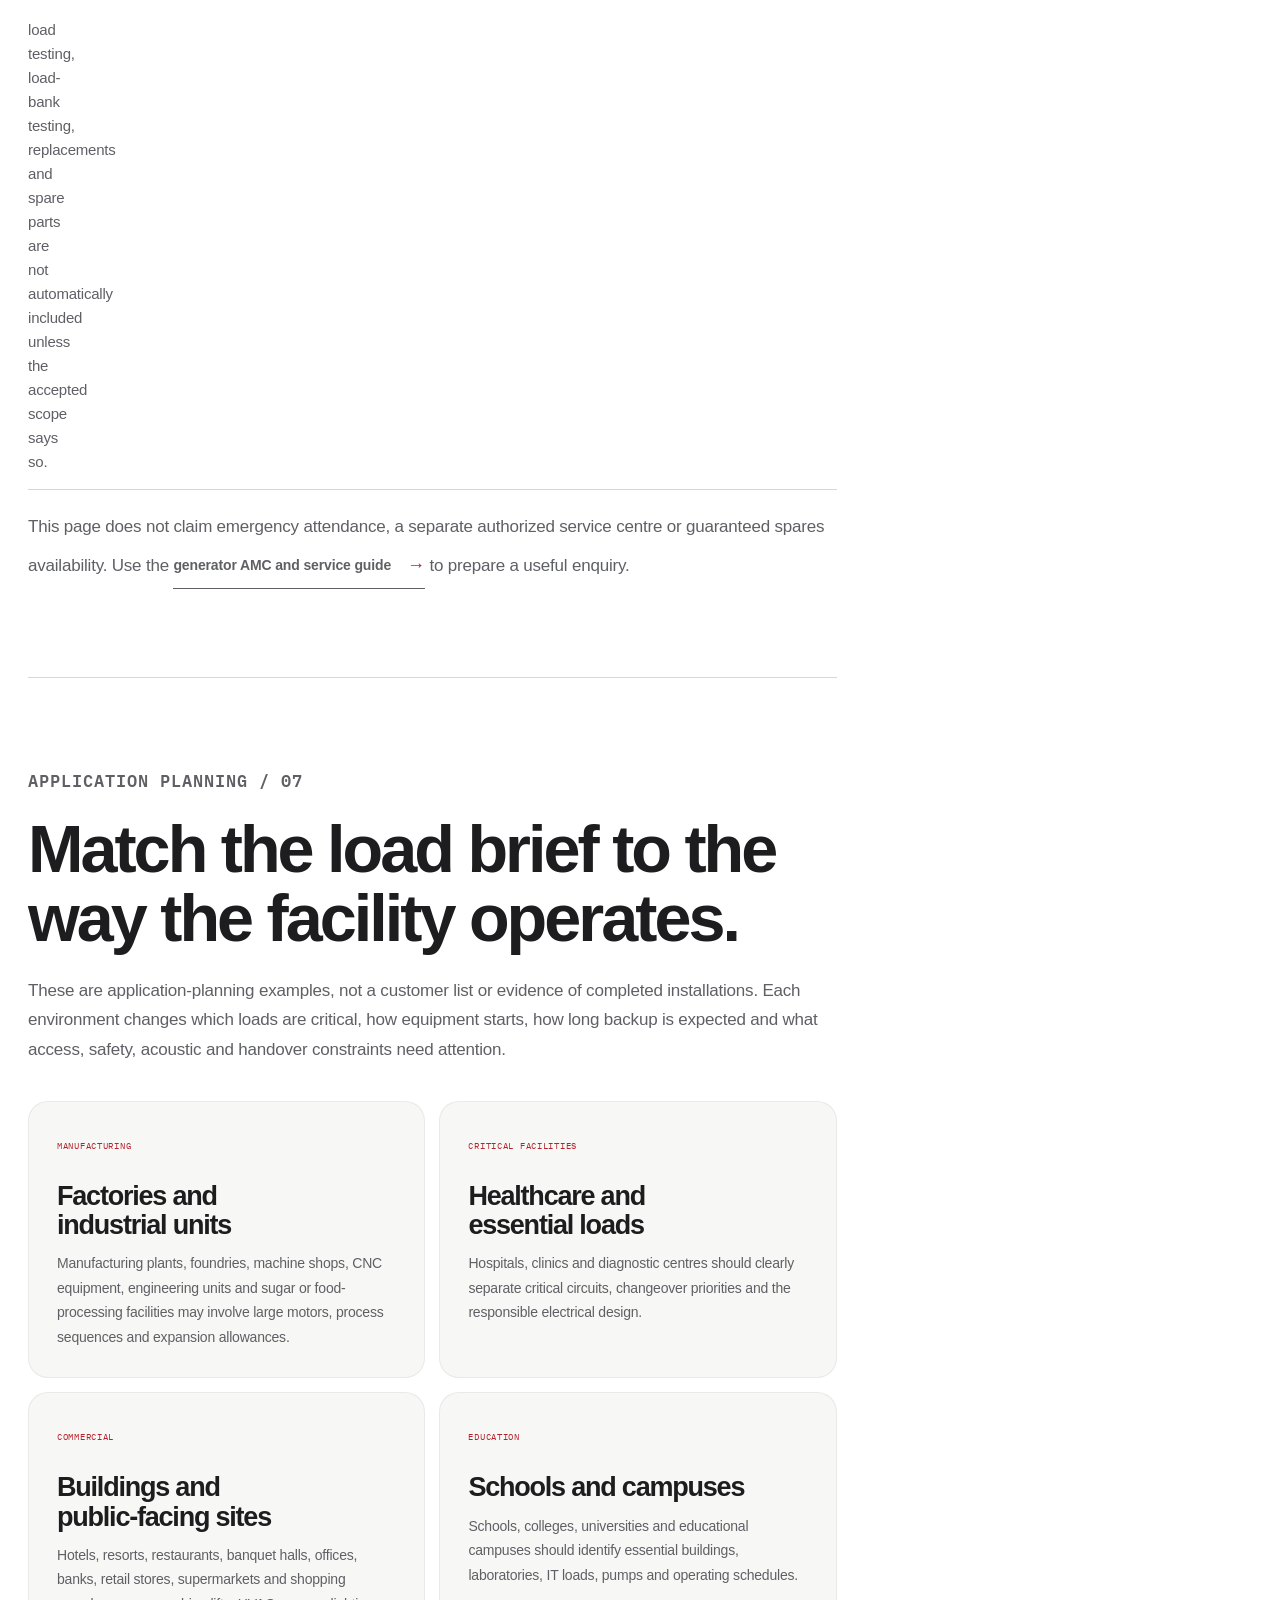
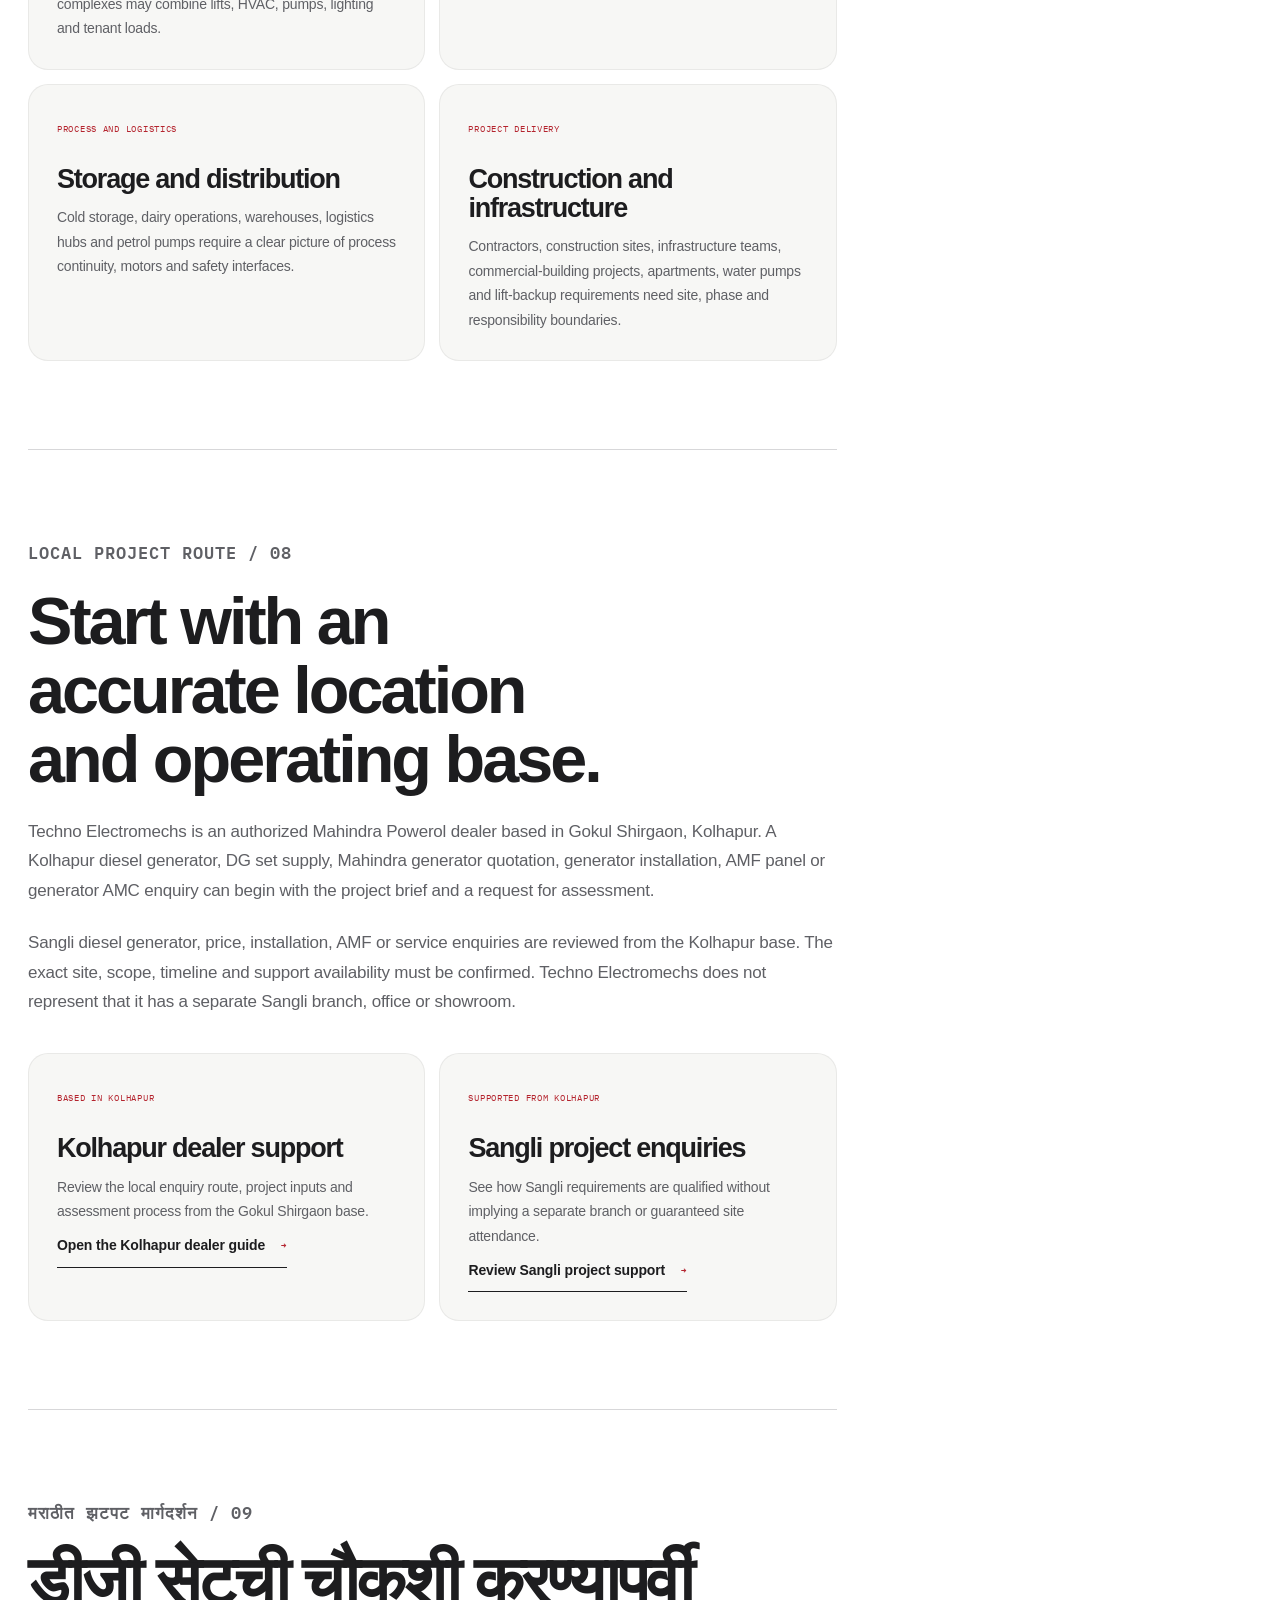
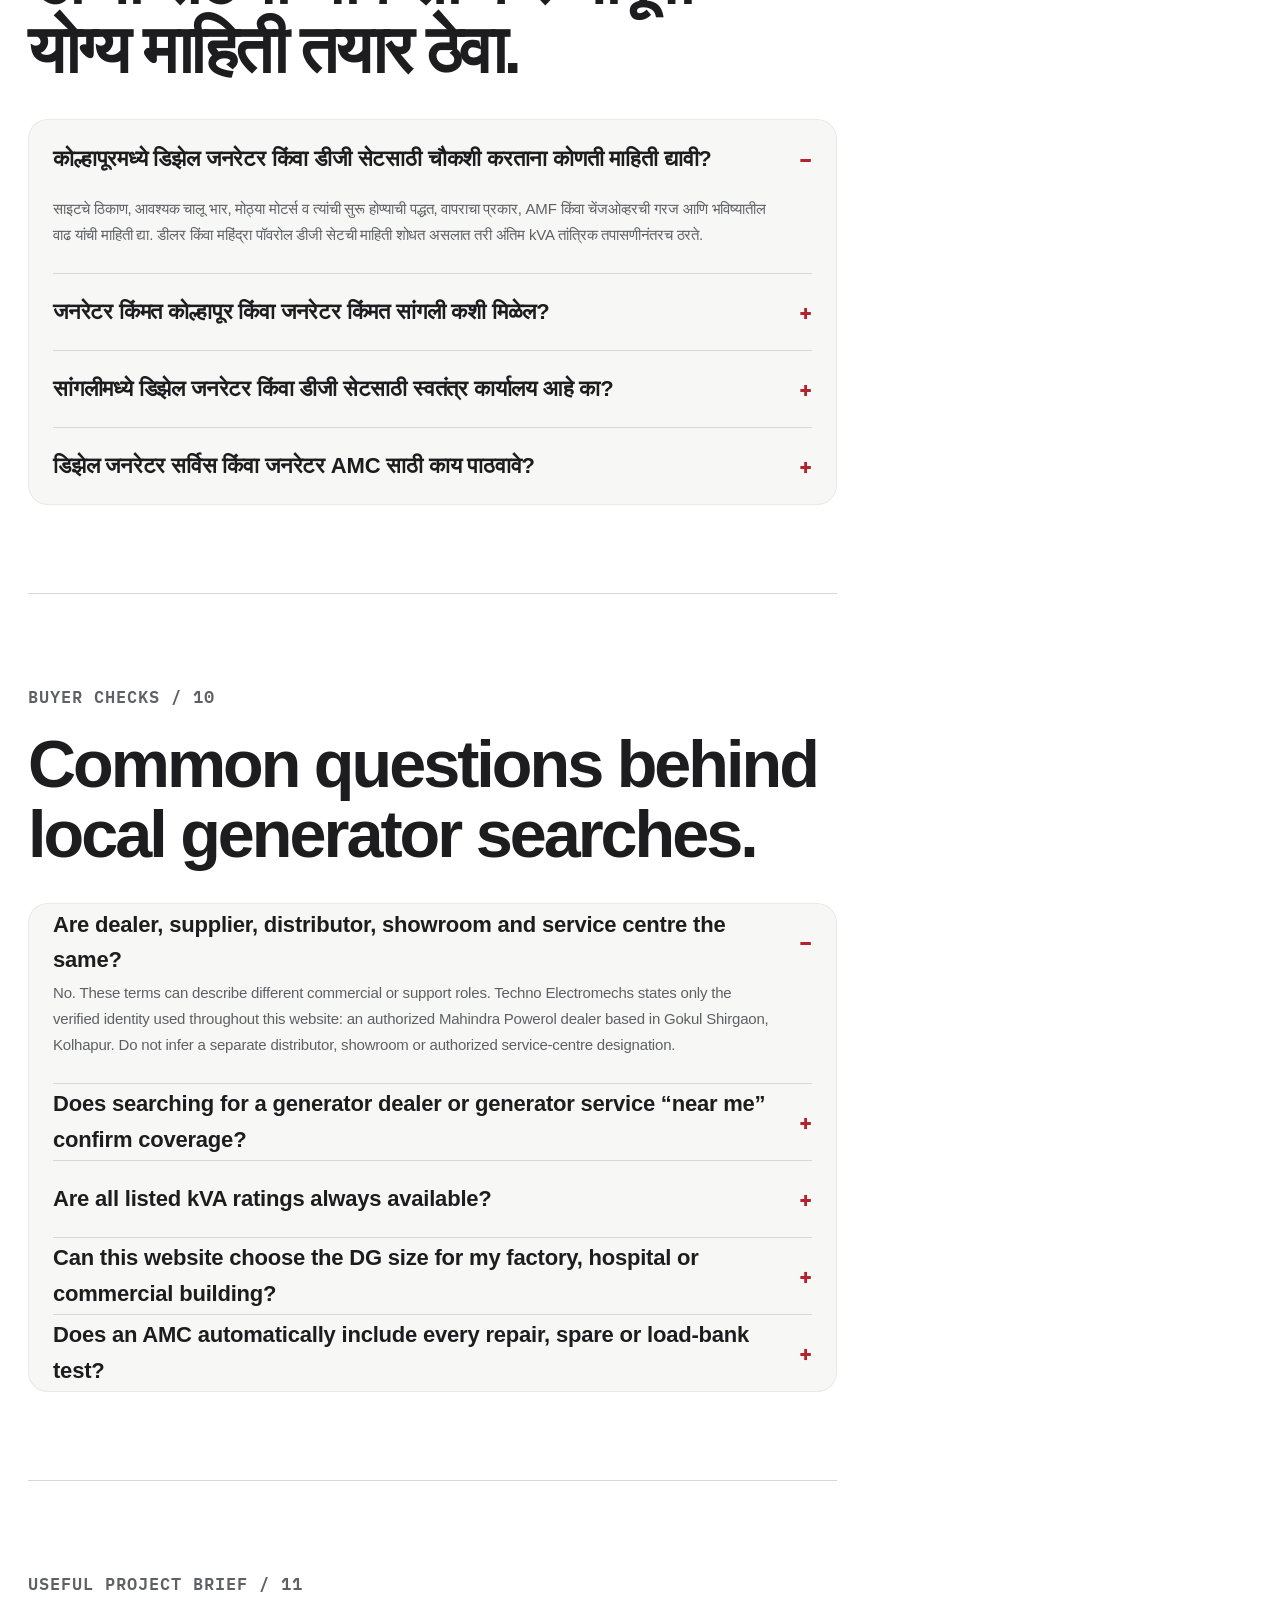
<file: dg-buyer-resources.html>
<!doctype html>
<html lang="en-IN" class="no-js">
<head>
  <meta charset="utf-8" />
  <meta name="viewport" content="width=device-width, initial-scale=1" />
  <title>DG Buyer Resources | Kolhapur &amp; Sangli</title>
  <meta name="description" content="Practical Mahindra Powerol DG buying guides for load planning, quotations, installation, AMF panels and AMC enquiries in Kolhapur and Sangli." />
  <meta name="robots" content="index, follow, max-image-preview:large" />
  <meta name="theme-color" content="#15171a" />
  <meta name="format-detection" content="telephone=yes" />
  <link rel="canonical" href="https://shrinidhi13.github.io/technoelectromechs/dg-buyer-resources.html" />
  <link rel="alternate" hreflang="en-IN" href="https://shrinidhi13.github.io/technoelectromechs/dg-buyer-resources.html" />
  <link rel="alternate" hreflang="x-default" href="https://shrinidhi13.github.io/technoelectromechs/dg-buyer-resources.html" />

  <meta property="og:type" content="website" />
  <meta property="og:locale" content="en_IN" />
  <meta property="og:site_name" content="Techno Electromechs" />
  <meta property="og:url" content="https://shrinidhi13.github.io/technoelectromechs/dg-buyer-resources.html" />
  <meta property="og:title" content="DG Buyer Resources | Kolhapur &amp; Sangli" />
  <meta property="og:description" content="A practical route through DG range, load, quotation, installation, AMF and AMC decisions for Kolhapur and Sangli projects." />
  <meta property="og:image" content="https://shrinidhi13.github.io/technoelectromechs/assets/og-image.png" />
  <meta property="og:image:type" content="image/png" />
  <meta property="og:image:width" content="1200" />
  <meta property="og:image:height" content="630" />
  <meta property="og:image:alt" content="Techno Electromechs diesel generator buyer resources for Kolhapur and Sangli" />
  <meta name="twitter:card" content="summary_large_image" />
  <meta name="twitter:title" content="DG Buyer Resources | Kolhapur &amp; Sangli" />
  <meta name="twitter:description" content="Plan a DG range, load brief, quotation, installation, AMF panel or AMC enquiry with practical buyer guides." />
  <meta name="twitter:image" content="https://shrinidhi13.github.io/technoelectromechs/assets/og-image.png" />
  <meta name="twitter:image:alt" content="Techno Electromechs diesel generator buyer resources for Kolhapur and Sangli" />

  <link rel="icon" href="assets/favicon.svg" type="image/svg+xml" />
  <link rel="manifest" href="site.webmanifest" />
  <link rel="preconnect" href="https://fonts.googleapis.com" />
  <link rel="preconnect" href="https://fonts.gstatic.com" crossorigin />
  <link href="https://fonts.googleapis.com/css2?family=Barlow+Condensed:wght@600;700;800&amp;family=IBM+Plex+Mono:wght@500;600&amp;family=IBM+Plex+Sans:wght@400;500;600;700&amp;display=swap" rel="stylesheet" />
  <link rel="stylesheet" href="assets/styles.css" />
  <link rel="stylesheet" href="assets/premium.css" />
  <script type="application/ld+json">
  {
    "@context": "https://schema.org",
    "@graph": [
      {
        "@type": "CollectionPage",
        "@id": "https://shrinidhi13.github.io/technoelectromechs/dg-buyer-resources.html#webpage",
        "url": "https://shrinidhi13.github.io/technoelectromechs/dg-buyer-resources.html",
        "name": "DG Buyer Resources | Kolhapur & Sangli",
        "description": "Practical resources for Mahindra Powerol DG selection, load planning, quotations, installation, AMF panels and AMC enquiries in Kolhapur and Sangli.",
        "inLanguage": ["en-IN", "mr-IN"],
        "isPartOf": {"@id": "https://shrinidhi13.github.io/technoelectromechs/#website"},
        "about": {"@id": "https://shrinidhi13.github.io/technoelectromechs/#business"},
        "breadcrumb": {"@id": "https://shrinidhi13.github.io/technoelectromechs/dg-buyer-resources.html#breadcrumb"},
        "mainEntity": {"@id": "https://shrinidhi13.github.io/technoelectromechs/dg-buyer-resources.html#guides"}
      },
      {
        "@type": "ItemList",
        "@id": "https://shrinidhi13.github.io/technoelectromechs/dg-buyer-resources.html#guides",
        "name": "Diesel generator buyer guides",
        "numberOfItems": 8,
        "itemListElement": [
          {"@type": "ListItem", "position": 1, "url": "https://shrinidhi13.github.io/technoelectromechs/mahindra-powerol-diesel-generators.html", "name": "Mahindra Powerol DG range guide"},
          {"@type": "ListItem", "position": 2, "url": "https://shrinidhi13.github.io/technoelectromechs/generator-sizing-guide.html", "name": "Generator load summary and sizing guide"},
          {"@type": "ListItem", "position": 3, "url": "https://shrinidhi13.github.io/technoelectromechs/diesel-generator-price.html", "name": "Diesel generator quotation guide"},
          {"@type": "ListItem", "position": 4, "url": "https://shrinidhi13.github.io/technoelectromechs/dg-set-installation-kolhapur.html", "name": "DG installation planning guide"},
          {"@type": "ListItem", "position": 5, "url": "https://shrinidhi13.github.io/technoelectromechs/amf-panel-installation-kolhapur.html", "name": "AMF panel integration guide"},
          {"@type": "ListItem", "position": 6, "url": "https://shrinidhi13.github.io/technoelectromechs/generator-amc-service-kolhapur.html", "name": "Generator AMC and service guide"},
          {"@type": "ListItem", "position": 7, "url": "https://shrinidhi13.github.io/technoelectromechs/diesel-generator-dealer-kolhapur.html", "name": "Kolhapur dealer support"},
          {"@type": "ListItem", "position": 8, "url": "https://shrinidhi13.github.io/technoelectromechs/diesel-generator-dealer-sangli.html", "name": "Sangli project support"}
        ]
      },
      {
        "@type": "BreadcrumbList",
        "@id": "https://shrinidhi13.github.io/technoelectromechs/dg-buyer-resources.html#breadcrumb",
        "itemListElement": [
          {"@type": "ListItem", "position": 1, "name": "Home", "item": "https://shrinidhi13.github.io/technoelectromechs/"},
          {"@type": "ListItem", "position": 2, "name": "DG Buyer Resources", "item": "https://shrinidhi13.github.io/technoelectromechs/dg-buyer-resources.html"}
        ]
      }
    ]
  }
  </script>
</head>
<body class="service-page buyer-resources-page">
  <a class="skip-link" href="#main-content">Skip to main content</a>
  <header class="subpage-header">
    <div class="utility-bar"><div class="shell utility-inner"><span>Mahindra Powerol authorized dealer</span><span class="utility-location">Gokul Shirgaon · Kolhapur</span><a href="tel:+919823012044">+91 98230 12044</a></div></div>
    <div class="shell subpage-nav-row">
      <a class="brand" href="index.html" aria-label="Techno Electromechs home"><img class="brand-logo" src="assets/brand/techno-electromechs-logo-horizontal-transparent.png" width="323" height="123" alt="Techno Electromechs" /></a>
      <nav class="subpage-links" aria-label="Site navigation">
        <details class="page-menu">
          <summary><span>Explore pages</span><span class="page-menu__chevron" aria-hidden="true"></span></summary>
          <div class="page-menu__panel">
            <div class="page-menu__head"><span>Navigate / 01</span><strong>Power system guides.</strong><p>Move directly to the product, project or service information you need.</p></div>
            <div class="page-menu__links">
              <a class="page-menu__link page-menu__link--home" href="index.html"><span class="page-menu__index">00</span><span><strong>Homepage</strong><small>Overview, DG range and contact</small></span><span class="page-menu__arrow" aria-hidden="true">↗</span></a>
              <a class="page-menu__link" href="mahindra-powerol-diesel-generators.html"><span class="page-menu__index">01</span><span><strong>Powerol DG range</strong><small>Product and planning bands</small></span><span class="page-menu__arrow" aria-hidden="true">↗</span></a>
              <a class="page-menu__link" href="diesel-generator-price.html"><span class="page-menu__index">02</span><span><strong>Price guide</strong><small>What shapes a project quotation</small></span><span class="page-menu__arrow" aria-hidden="true">↗</span></a>
              <a class="page-menu__link" href="generator-sizing-guide.html"><span class="page-menu__index">03</span><span><strong>Sizing guide</strong><small>Prepare a load summary</small></span><span class="page-menu__arrow" aria-hidden="true">↗</span></a>
              <a class="page-menu__link" href="dg-set-installation-kolhapur.html"><span class="page-menu__index">04</span><span><strong>DG installation</strong><small>Site readiness and commissioning</small></span><span class="page-menu__arrow" aria-hidden="true">↗</span></a>
              <a class="page-menu__link" href="amf-panel-installation-kolhapur.html"><span class="page-menu__index">05</span><span><strong>AMF panels</strong><small>Automatic changeover planning</small></span><span class="page-menu__arrow" aria-hidden="true">↗</span></a>
              <a class="page-menu__link" href="generator-amc-service-kolhapur.html"><span class="page-menu__index">06</span><span><strong>Generator AMC</strong><small>Preventive service and support</small></span><span class="page-menu__arrow" aria-hidden="true">↗</span></a>
              <a class="page-menu__link" href="dg-buyer-resources.html" aria-current="page"><span class="page-menu__index">07</span><span><strong>Buyer resources</strong><small>Find the right planning guide</small></span><span class="page-menu__arrow" aria-hidden="true">↗</span></a>
            </div>
            <div class="page-menu__foot"><a href="privacy-policy.html">Privacy policy</a><a href="index.html#contact">Request assessment <span aria-hidden="true">→</span></a></div>
          </div>
        </details>
        <a class="button button--primary button--small" href="index.html#contact">Request assessment <span aria-hidden="true">↗</span></a>
      </nav>
    </div>
  </header>

  <main id="main-content">
    <nav class="breadcrumb shell" aria-label="Breadcrumb"><a href="index.html">Home</a><span aria-hidden="true">/</span><span>DG buyer resources</span></nav>
    <section class="subpage-hero"><div class="shell subpage-hero-grid">
      <div><p class="section-code"><span>Buyer resources</span> Decision guide</p><h1>DG buyer resources for a <em>clearer power project.</em></h1><p class="subpage-lead">Use these practical guides to organise the load, compare project scope and prepare the site information needed before a diesel-generator recommendation or quotation.</p><div class="subpage-actions"><a class="button button--primary" href="index.html#contact">Request a site assessment <span aria-hidden="true">↗</span></a><a class="button button--line" href="#start">Choose a guide</a></div></div>
      <dl class="project-facts"><div><dt>Product reference</dt><dd>Mahindra Powerol DG</dd></div><div><dt>Local base</dt><dd>Gokul Shirgaon · Kolhapur</dd></div><div><dt>Best first step</dt><dd>Load · Site · Duty</dd></div></dl>
    </div></section>

    <section class="subpage-body section-pad"><div class="shell editorial-grid">
      <article class="longform buyer-resources-content">
        <section id="start"><p class="eyebrow">Start here / 01</p><h2>Choose the decision you need to make.</h2><p>Buyers use several terms—diesel generator, DG set, diesel genset, generator set, standby generator or backup power system—for related requirements. The useful distinction is not the wording alone; it is the application, load, operating duty, control method, installation environment and support scope behind the enquiry.</p><div class="info-grid">
          <div class="info-card"><span>PRODUCT / RANGE</span><h3>Compare DG planning bands</h3><p>Review the public 5–625 kVA range as a starting point, with high-capacity requirements handled separately.</p><a class="arrow-link" href="mahindra-powerol-diesel-generators.html">Open the Powerol DG range guide <span aria-hidden="true">→</span></a></div>
          <div class="info-card"><span>LOAD / DUTY</span><h3>Prepare useful sizing inputs</h3><p>Organise running load, large motors, starting method, sequence, critical circuits and future expansion.</p><a class="arrow-link" href="generator-sizing-guide.html">Prepare a generator load summary <span aria-hidden="true">→</span></a></div>
          <div class="info-card"><span>PRICE / SCOPE</span><h3>Understand a quotation</h3><p>Compare equipment, controls, site work, delivery, commissioning and commercial terms on the same basis.</p><a class="arrow-link" href="diesel-generator-price.html">Read the diesel generator quotation guide <span aria-hidden="true">→</span></a></div>
          <div class="info-card"><span>SITE / CONTROL</span><h3>Plan installation and AMF</h3><p>Treat the DG, site, electrical interface and automatic changeover arrangement as one coordinated system.</p><a class="arrow-link" href="dg-set-installation-kolhapur.html">Review DG installation planning <span aria-hidden="true">→</span></a></div>
          <div class="info-card"><span>LIFECYCLE / SERVICE</span><h3>Prepare an AMC enquiry</h3><p>Share equipment identity, running hours, service history, symptoms and the support outcome required.</p><a class="arrow-link" href="generator-amc-service-kolhapur.html">Open the generator AMC guide <span aria-hidden="true">→</span></a></div>
          <div class="info-card"><span>LOCAL / ASSESSMENT</span><h3>Confirm project support</h3><p>Start with the exact site, application, timeline and scope so local attendance can be confirmed responsibly.</p><a class="arrow-link" href="diesel-generator-dealer-kolhapur.html">Review Kolhapur dealer support <span aria-hidden="true">→</span></a></div>
        </div></section>

        <section id="range"><p class="eyebrow">Ratings and configuration / 02</p><h2>Use nominal kVA ratings for research—not as a final selection.</h2><p>Planning references on this site use nominal ratings buyers may encounter in public Mahindra Powerol product information. They do not indicate stock, final model selection, phase, duty, accessories or guaranteed availability. A rating becomes meaningful only after running load, motor starting, load sequence, power factor, site conditions and expansion are reviewed.</p><ul class="content-list">
          <li><strong>Smaller rating references:</strong> 5, 10, 15, 20, 22.5, 25, 30, 35, 40, 45 and 50 kVA.</li>
          <li><strong>Growing commercial references:</strong> 62.5, 75, 82.5, 100 and 125 kVA.</li>
          <li><strong>Industrial project references:</strong> 160, 180, 200 and 250 kVA.</li>
          <li><strong>Higher-capacity references:</strong> 320, 400, 500 and 625 kVA.</li>
          <li><strong>Separate high-capacity assessment:</strong> 1010 and 1250 kVA requirements are treated as project-specific configurations, with suitability and availability confirmed for the enquiry.</li>
        </ul><div class="content-callout"><span>Selection safeguard</span><p>A 25 kVA DG set, 62.5 kVA diesel generator or 200 kVA Mahindra Powerol requirement cannot be selected safely from a nameplate search alone. This website does not calculate or recommend the final kVA.</p></div><p>Read the <a class="arrow-link" href="mahindra-powerol-diesel-generators.html">Mahindra Powerol diesel generator range guide <span aria-hidden="true">→</span></a>, or use the <a class="arrow-link" href="mahindra-powerol-1010-1250-kva.html">1010–1250 kVA project guide <span aria-hidden="true">→</span></a> for separately assessed high-capacity requirements.</p></section>

        <section id="quotation"><p class="eyebrow">Price and quotation / 03</p><h2>Turn a price search into a complete project brief.</h2><p>A Mahindra generator price, DG set price or diesel generator quotation is project-specific. Whether you are comparing 25, 62.5, 125 or 500 kVA equipment, the rating alone does not define the required duty, controls, site work or commercial boundaries.</p><div class="info-grid">
          <div class="info-card"><span>EQUIPMENT</span><h3>Configuration</h3><p>Reviewed model, rating basis, electrical configuration, enclosure and project accessories.</p></div>
          <div class="info-card"><span>CONTROL</span><h3>Changeover scope</h3><p>Manual changeover, AMF integration, sensing, transfer arrangement and interface responsibilities.</p></div>
          <div class="info-card"><span>SITE</span><h3>Installation work</h3><p>Delivery access, positioning, foundation, ventilation, exhaust, fuel, cabling, earthing and protection interfaces.</p></div>
          <div class="info-card"><span>COMMERCIAL</span><h3>Written boundaries</h3><p>Taxes, validity, delivery assumptions, commissioning, documentation, warranty, exclusions and support scope.</p></div>
        </div><p>This is why the site does not publish fixed or “starting” prices for Kolhapur or Sangli. Use the <a class="arrow-link" href="diesel-generator-price.html">diesel generator price and quotation guide <span aria-hidden="true">→</span></a>, then request a current offer based on the reviewed requirement.</p></section>

        <section id="sizing"><p class="eyebrow">Load and duty / 04</p><h2>Ask the right sizing questions before choosing a generator.</h2><p>Questions such as “what size generator do I need?”, “how do I calculate generator kVA?” or “what generator suits multiple motors?” require more than connected-load addition. The engineering review may need running demand, motor-starting current, start method, sequence, acceptable voltage dip, essential-load separation, operating duty and future growth.</p><ul class="content-list">
          <li><strong>kW and kVA:</strong> record the available values and power-factor information; do not treat them as interchangeable.</li>
          <li><strong>Motor loads:</strong> identify horsepower or kW, quantity, largest motor, start method and whether loads start together.</li>
          <li><strong>Prime versus standby:</strong> state the intended operating pattern instead of assuming the same rating basis applies.</li>
          <li><strong>Silent versus open configuration:</strong> describe the proposed environment, access and acoustic requirement for review.</li>
          <li><strong>Manual, AMF or ATS-related control:</strong> document the existing mains, changeover arrangement and required operating sequence.</li>
        </ul><p>The <a class="arrow-link" href="generator-sizing-guide.html">generator sizing guide and load-summary worksheet <span aria-hidden="true">→</span></a> organises these inputs. It is not a kVA calculator and does not replace an approved electrical design.</p></section>

        <section id="system"><p class="eyebrow">Installation and automation / 05</p><h2>Plan the generator, site and changeover as one system.</h2><p>A DG installation can involve equipment access, foundation readiness, maintenance clearance, room ventilation, exhaust routing, fuel arrangement, generator earthing, DG cabling, protection interfaces and commissioning. Exact dimensions, cable sizes, protection settings and ventilation calculations belong to the responsible project design—not a generic web checklist.</p><p>An AMF panel, or automatic mains-failure panel, monitors the selected source conditions and coordinates automatic generator starting and changeover according to the approved logic. The terms automatic changeover panel and ATS are sometimes used in related enquiries, but the actual architecture, ratings, interlocks, source sensing and transfer method must be defined.</p><div class="content-callout"><span>Separate system questions</span><p>Synchronization panels, remote monitoring, load-bank testing and other specialist functions are not assumed standard inclusions. If required, identify them in the project brief so scope and technical responsibility can be confirmed.</p></div><p>Continue with the <a class="arrow-link" href="dg-set-installation-kolhapur.html">DG installation guide <span aria-hidden="true">→</span></a> and the <a class="arrow-link" href="amf-panel-installation-kolhapur.html">AMF panel integration guide <span aria-hidden="true">→</span></a>.</p></section>

        <section id="service"><p class="eyebrow">AMC and service / 06</p><h2>Define maintenance and breakdown scope before comparing support.</h2><p>Generator AMC, DG set AMC and annual maintenance contract enquiries should begin with the make, model, rating, controller, running hours, operating environment and available service history. For a fault enquiry, share the alarm text, what happened before the issue and whether the set starts, carries load or shows abnormal temperature, smoke, voltage or sound.</p><ul class="content-list">
          <li><strong>Preventive scope:</strong> ask how inspection, battery condition, fluids, filters, coolant, operating records and scheduled visits are handled.</li>
          <li><strong>Comprehensive or non-comprehensive AMC:</strong> require inclusions, consumables, parts, attendance and exclusions to be stated in writing.</li>
          <li><strong>Repair and troubleshooting:</strong> controller, alternator, fuel-system, overheating, no-start or low-voltage symptoms may require diagnosis before responsibility is agreed.</li>
          <li><strong>Tests and spares:</strong> load testing, load-bank testing, replacements and spare parts are not automatically included unless the accepted scope says so.</li>
        </ul><p>This page does not claim emergency attendance, a separate authorized service centre or guaranteed spares availability. Use the <a class="arrow-link" href="generator-amc-service-kolhapur.html">generator AMC and service guide <span aria-hidden="true">→</span></a> to prepare a useful enquiry.</p></section>

        <section id="applications"><p class="eyebrow">Application planning / 07</p><h2>Match the load brief to the way the facility operates.</h2><p>These are application-planning examples, not a customer list or evidence of completed installations. Each environment changes which loads are critical, how equipment starts, how long backup is expected and what access, safety, acoustic and handover constraints need attention.</p><div class="info-grid">
          <div class="info-card"><span>MANUFACTURING</span><h3>Factories and industrial units</h3><p>Manufacturing plants, foundries, machine shops, CNC equipment, engineering units and sugar or food-processing facilities may involve large motors, process sequences and expansion allowances.</p></div>
          <div class="info-card"><span>CRITICAL FACILITIES</span><h3>Healthcare and essential loads</h3><p>Hospitals, clinics and diagnostic centres should clearly separate critical circuits, changeover priorities and the responsible electrical design.</p></div>
          <div class="info-card"><span>COMMERCIAL</span><h3>Buildings and public-facing sites</h3><p>Hotels, resorts, restaurants, banquet halls, offices, banks, retail stores, supermarkets and shopping complexes may combine lifts, HVAC, pumps, lighting and tenant loads.</p></div>
          <div class="info-card"><span>EDUCATION</span><h3>Schools and campuses</h3><p>Schools, colleges, universities and educational campuses should identify essential buildings, laboratories, IT loads, pumps and operating schedules.</p></div>
          <div class="info-card"><span>PROCESS AND LOGISTICS</span><h3>Storage and distribution</h3><p>Cold storage, dairy operations, warehouses, logistics hubs and petrol pumps require a clear picture of process continuity, motors and safety interfaces.</p></div>
          <div class="info-card"><span>PROJECT DELIVERY</span><h3>Construction and infrastructure</h3><p>Contractors, construction sites, infrastructure teams, commercial-building projects, apartments, water pumps and lift-backup requirements need site, phase and responsibility boundaries.</p></div>
        </div></section>

        <section id="local"><p class="eyebrow">Local project route / 08</p><h2>Start with an accurate location and operating base.</h2><p>Techno Electromechs is an authorized Mahindra Powerol dealer based in Gokul Shirgaon, Kolhapur. A Kolhapur diesel generator, DG set supply, Mahindra generator quotation, generator installation, AMF panel or generator AMC enquiry can begin with the project brief and a request for assessment.</p><p>Sangli diesel generator, price, installation, AMF or service enquiries are reviewed from the Kolhapur base. The exact site, scope, timeline and support availability must be confirmed. Techno Electromechs does not represent that it has a separate Sangli branch, office or showroom.</p><div class="info-grid">
          <div class="info-card"><span>BASED IN KOLHAPUR</span><h3>Kolhapur dealer support</h3><p>Review the local enquiry route, project inputs and assessment process from the Gokul Shirgaon base.</p><a class="arrow-link" href="diesel-generator-dealer-kolhapur.html">Open the Kolhapur dealer guide <span aria-hidden="true">→</span></a></div>
          <div class="info-card"><span>SUPPORTED FROM KOLHAPUR</span><h3>Sangli project enquiries</h3><p>See how Sangli requirements are qualified without implying a separate branch or guaranteed site attendance.</p><a class="arrow-link" href="diesel-generator-dealer-sangli.html">Review Sangli project support <span aria-hidden="true">→</span></a></div>
        </div></section>

        <section id="marathi" lang="mr"><p class="eyebrow">मराठीत झटपट मार्गदर्शन / 09</p><h2>डीजी सेटची चौकशी करण्यापूर्वी योग्य माहिती तयार ठेवा.</h2><div class="service-page-faq">
          <details open><summary>कोल्हापूरमध्ये डिझेल जनरेटर किंवा डीजी सेटसाठी चौकशी करताना कोणती माहिती द्यावी?</summary><p>साइटचे ठिकाण, आवश्यक चालू भार, मोठ्या मोटर्स व त्यांची सुरू होण्याची पद्धत, वापराचा प्रकार, AMF किंवा चेंजओव्हरची गरज आणि भविष्यातील वाढ यांची माहिती द्या. डीलर किंवा महिंद्रा पॉवरोल डीजी सेटची माहिती शोधत असलात तरी अंतिम kVA तांत्रिक तपासणीनंतरच ठरते.</p></details>
          <details><summary>जनरेटर किंमत कोल्हापूर किंवा जनरेटर किंमत सांगली कशी मिळेल?</summary><p>उपकरण, डिलिव्हरी, इंस्टॉलेशन, केबलिंग, अर्थिंग, एग्झॉस्ट, AMF, कमिशनिंग आणि कामाची मर्यादा स्पष्ट झाल्यानंतर प्रकल्पनिहाय कोटेशन तयार होते. वेबसाइटवरील एकच किंमत प्रत्येक प्रकल्पाला लागू होत नाही.</p></details>
          <details><summary>सांगलीमध्ये डिझेल जनरेटर किंवा डीजी सेटसाठी स्वतंत्र कार्यालय आहे का?</summary><p>नाही. Techno Electromechs हे गोकुळ शिरगाव, कोल्हापूर येथे स्थित आहे. महिंद्रा पॉवरोल डीजी सेटसंबंधी सांगलीतील चौकशीसाठी साइट, कामाची व्याप्ती, वेळापत्रक आणि उपलब्धता तपासल्यानंतर मदतीची व्याप्ती निश्चित केली जाते.</p></details>
          <details><summary>डिझेल जनरेटर सर्विस किंवा जनरेटर AMC साठी काय पाठवावे?</summary><p>सर्विस किंवा AMC चौकशीसाठी मेक, मॉडेल, kVA, कंट्रोलर, रनिंग अवर्स, सर्विस हिस्ट्री आणि सध्याची अडचण कळवा. कोल्हापूर किंवा सांगलीतील भेट आणि कामाची व्याप्ती तपासणीनंतर निश्चित केली जाते.</p></details>
        </div></section>

        <section id="questions"><p class="eyebrow">Buyer checks / 10</p><h2>Common questions behind local generator searches.</h2><div class="service-page-faq">
          <details open><summary>Are dealer, supplier, distributor, showroom and service centre the same?</summary><p>No. These terms can describe different commercial or support roles. Techno Electromechs states only the verified identity used throughout this website: an authorized Mahindra Powerol dealer based in Gokul Shirgaon, Kolhapur. Do not infer a separate distributor, showroom or authorized service-centre designation.</p></details>
          <details><summary>Does searching for a generator dealer or generator service “near me” confirm coverage?</summary><p>No. Confirm the business base, exact project location, required scope and current attendance availability. Proximity wording alone does not establish a branch, stock position, assigned territory or response time.</p></details>
          <details><summary>Are all listed kVA ratings always available?</summary><p>No. Ratings on this page are research references, not an inventory statement. The current model, duty, phase, configuration, accessories, commercial terms and availability must be confirmed during the enquiry.</p></details>
          <details><summary>Can this website choose the DG size for my factory, hospital or commercial building?</summary><p>No. It can help organise known inputs. Final selection requires a competent review of the loads, motor starting, sequence, criticality, duty, electrical system, site conditions and applicable project requirements.</p></details>
          <details><summary>Does an AMC automatically include every repair, spare or load-bank test?</summary><p>No. Preventive tasks, consumables, replacement parts, breakdown attendance, specialist repairs and testing should be stated in the accepted scope rather than assumed.</p></details>
        </div></section>

        <section id="brief"><p class="eyebrow">Useful project brief / 11</p><h2>Send enough detail for a productive first discussion.</h2><ul class="content-list">
          <li><strong>Exact location and application:</strong> city, site or industrial area, type of facility and whether it is operating, under construction or being upgraded.</li>
          <li><strong>Available load information:</strong> running loads, major motors, start methods, operating sequence, essential circuits and planned expansion.</li>
          <li><strong>Operating requirement:</strong> intended duty, expected outage pattern, control preference and any existing mains or changeover arrangement.</li>
          <li><strong>Proposed installation area:</strong> indoor or outdoor position, access, clearances, exhaust route, ventilation and distance to the electrical interface.</li>
          <li><strong>Project boundaries and timing:</strong> civil, mechanical and electrical responsibilities, required handover date and approvals still pending.</li>
          <li><strong>For service enquiries:</strong> make, model, rating, controller, running hours, service records, alarm text and current symptoms.</li>
        </ul><p>Share what is known; unknown items can be marked for site review. A useful enquiry is more valuable than a guessed kVA or an incomplete price comparison.</p></section>
      </article>
      <aside class="page-toc" aria-labelledby="resourceTocTitle"><span id="resourceTocTitle">On this page</span><nav aria-labelledby="resourceTocTitle"><a href="#start">Choose a guide</a><a href="#range">Ratings</a><a href="#quotation">Price and quotation</a><a href="#sizing">Load and duty</a><a href="#system">Installation and AMF</a><a href="#service">AMC and service</a><a href="#applications">Applications</a><a href="#local">Local support</a><a href="#marathi" lang="mr">मराठी मार्गदर्शन</a><a href="#questions">Buyer checks</a><a href="#brief">Project brief</a></nav><a class="button button--primary" href="index.html#contact">Request assessment <span aria-hidden="true">↗</span></a></aside>
    </div></section>

    <section class="page-cta"><div class="shell page-cta-grid"><div><p class="eyebrow">Turn research into a defined brief</p><h2>Planning a Mahindra Powerol DG project in Kolhapur or Sangli?</h2><p>Share the site, application, known loads, control requirement and timeline. Sangli attendance and all project scope remain subject to confirmation from the Kolhapur base.</p></div><div class="page-cta-actions"><a class="button button--light" href="index.html#contact">Request a site assessment <span aria-hidden="true">↗</span></a><a class="button button--line-dark" href="tel:+919823012044">Call Venkatesh Bhat</a></div></div></section>

    <section class="related-section section-pad"><div class="shell"><p class="eyebrow">Most-used buyer guides</p><h2>Continue with the decision closest to your project.</h2><div class="related-grid">
      <a class="related-card" href="mahindra-powerol-diesel-generators.html"><span>Product range</span><h3>Mahindra Powerol DG guide</h3><span class="arrow-link">Compare planning bands <span aria-hidden="true">→</span></span></a>
      <a class="related-card" href="generator-sizing-guide.html"><span>Load review</span><h3>Generator sizing guide</h3><span class="arrow-link">Prepare a summary <span aria-hidden="true">→</span></span></a>
      <a class="related-card" href="diesel-generator-price.html"><span>Quotation</span><h3>Diesel generator price guide</h3><span class="arrow-link">Define project scope <span aria-hidden="true">→</span></span></a>
    </div></div></section>
  </main>

  <footer class="site-footer"><div class="shell footer-grid"><div class="footer-brand"><a class="brand brand--footer" href="index.html"><img class="brand-logo" src="assets/brand/techno-electromechs-logo-horizontal-transparent.png" width="323" height="123" alt="Techno Electromechs" /></a><p>Mahindra Powerol DG projects up to 1,250 kVA, installation and lifecycle support for South Maharashtra.</p></div><div class="footer-links"><span>Project guides</span><a href="mahindra-powerol-diesel-generators.html">Powerol DG range</a><a href="diesel-generator-price.html">Price guide</a><a href="generator-sizing-guide.html">Generator sizing</a><a href="dg-set-installation-kolhapur.html">DG installation</a><a href="amf-panel-installation-kolhapur.html">AMF panels</a><a href="generator-amc-service-kolhapur.html">Generator AMC</a></div><div class="footer-links"><span>Contact</span><a href="tel:+919823012044">+91 98230 12044</a><a href="mailto:techno.tems@gmail.com">techno.tems@gmail.com</a><a href="index.html#contact">Request assessment</a></div></div><div class="shell footer-bottom"><span>© 2026 Techno Electromechs</span><nav class="footer-legal" aria-label="Legal and site links"><a href="privacy-policy.html">Privacy policy</a><a href="sitemap.xml">Sitemap</a></nav><span>Authorized Mahindra Powerol dealer · Kolhapur</span></div></footer>
  <a class="floating-whatsapp" href="https://wa.me/919823012044?text=Hello%20Venkatesh%20Bhat%2C%20I%20would%20like%20help%20with%20a%20diesel%20generator%20project." target="_blank" rel="noopener noreferrer" aria-label="Contact us on WhatsApp — Techno Electromechs" title="Contact us on WhatsApp">
    <span class="floating-whatsapp__note" aria-hidden="true">Contact us on WhatsApp</span>
    <img class="floating-whatsapp__icon" src="assets/whatsapp-mark.svg" width="46" height="46" alt="" aria-hidden="true" />
  </a>
  <nav class="mobile-actions" aria-label="Quick contact actions">
    <a href="tel:+919823012044" aria-label="Call Techno Electromechs">Call</a>
    <a href="https://wa.me/919823012044?text=Hello%20Venkatesh%20Bhat%2C%20I%20would%20like%20help%20with%20a%20diesel%20generator%20project." target="_blank" rel="noopener noreferrer" aria-label="Discuss a diesel generator project on WhatsApp">WhatsApp</a>
    <a href="index.html#contact">Assessment</a>
  </nav>
  <script src="assets/navigation.js" defer></script>
</body>
</html>
</file>
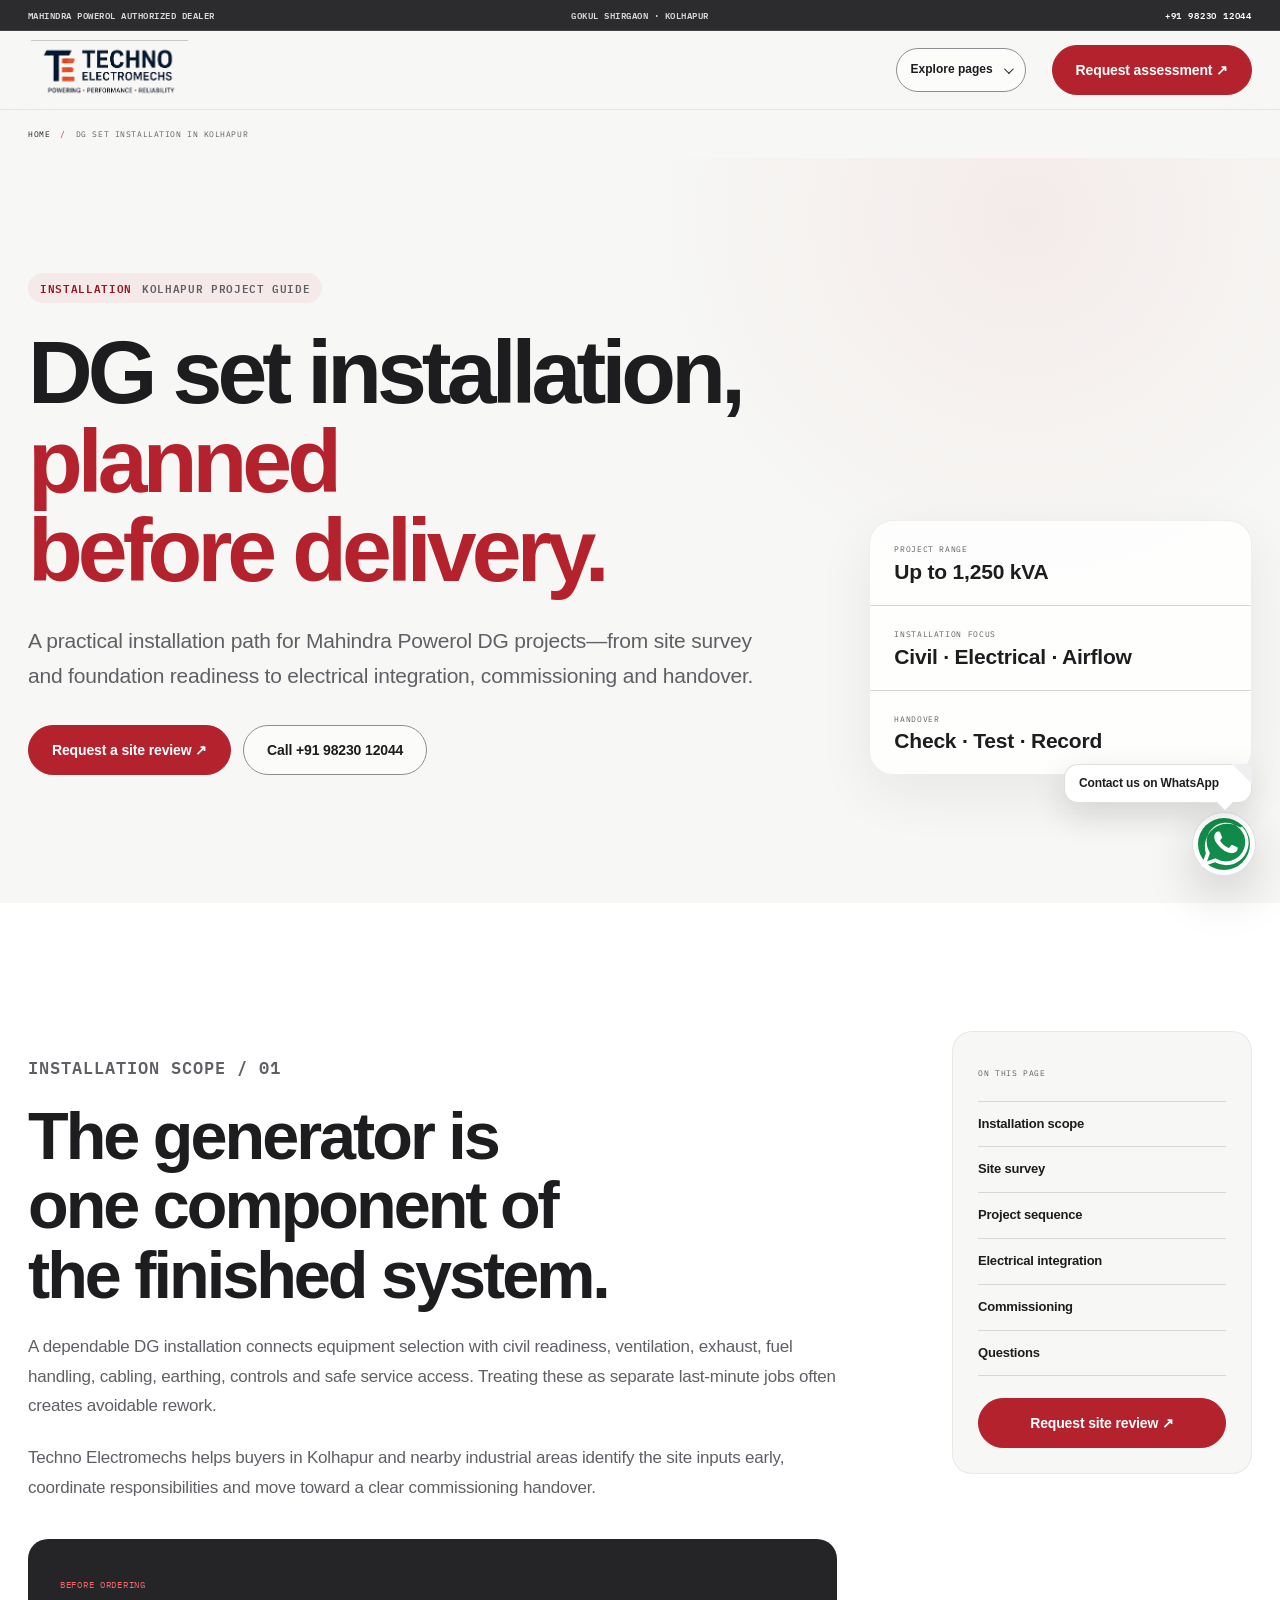
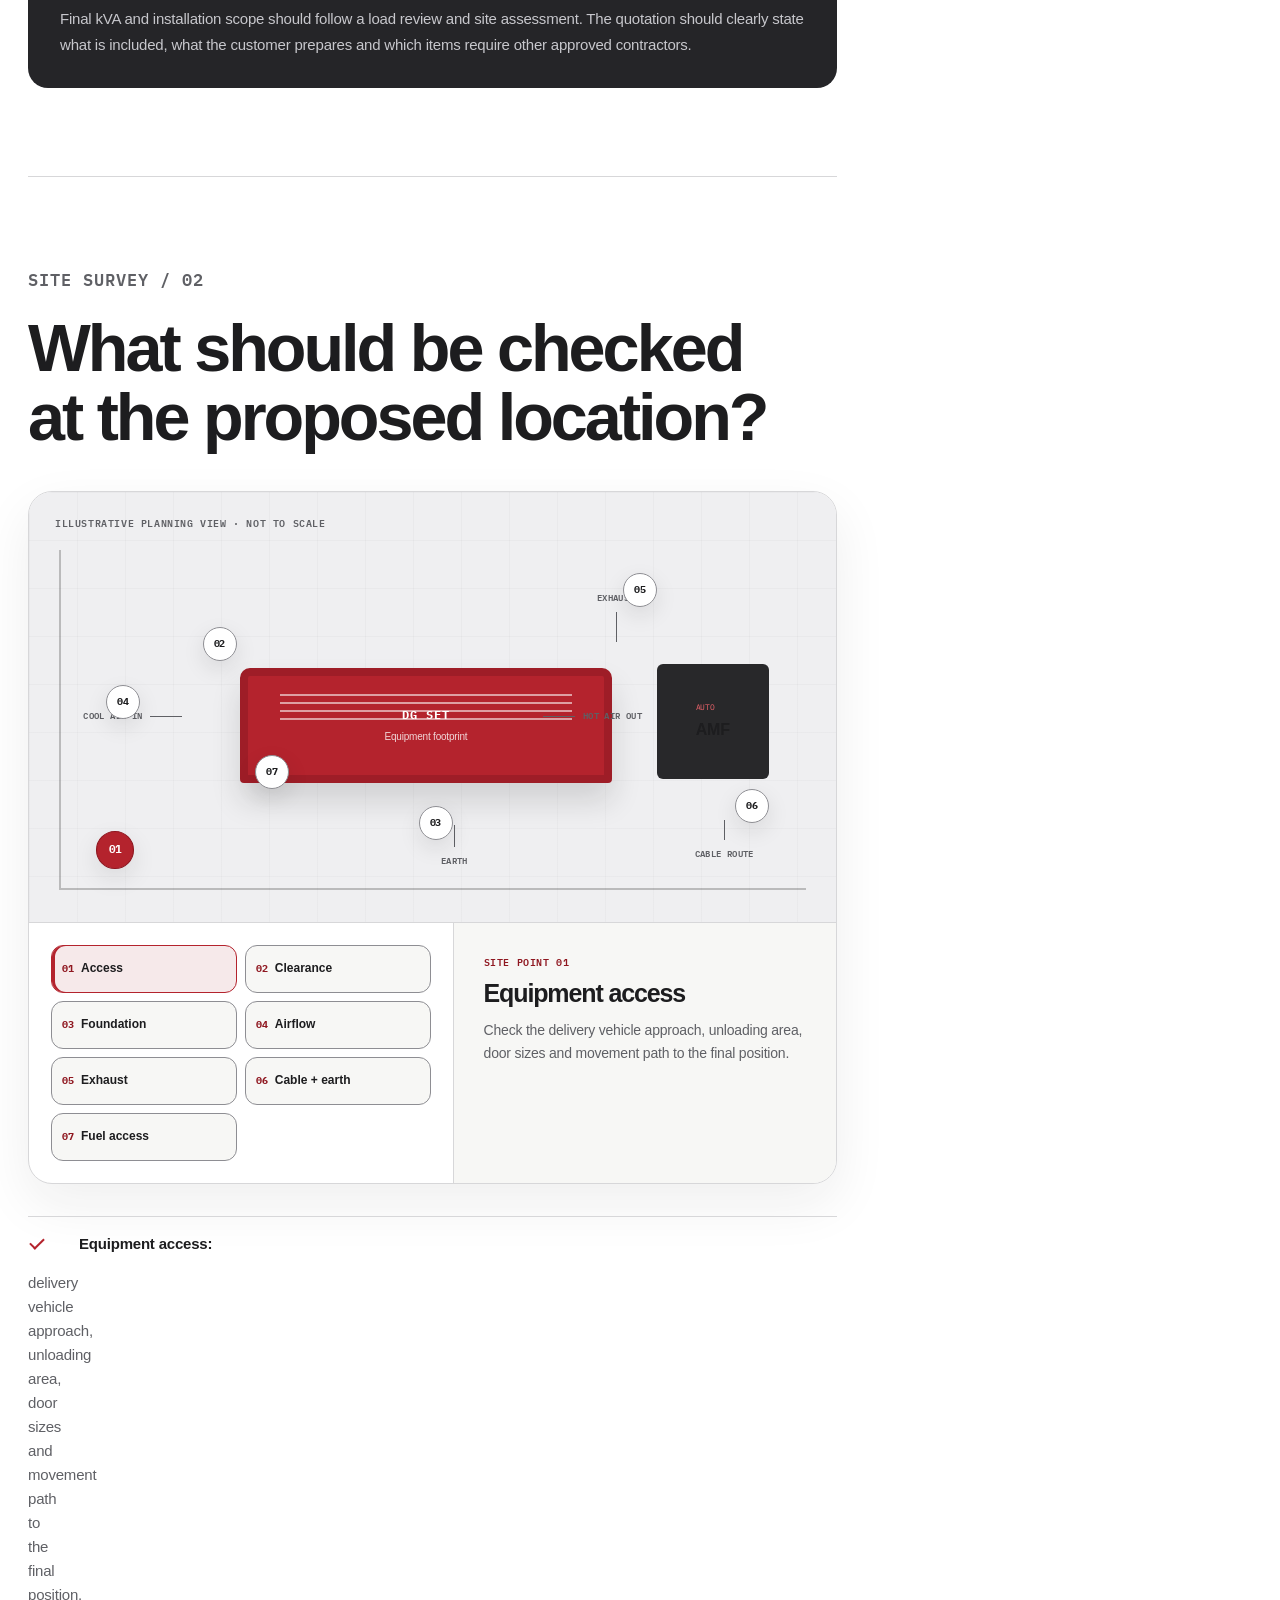
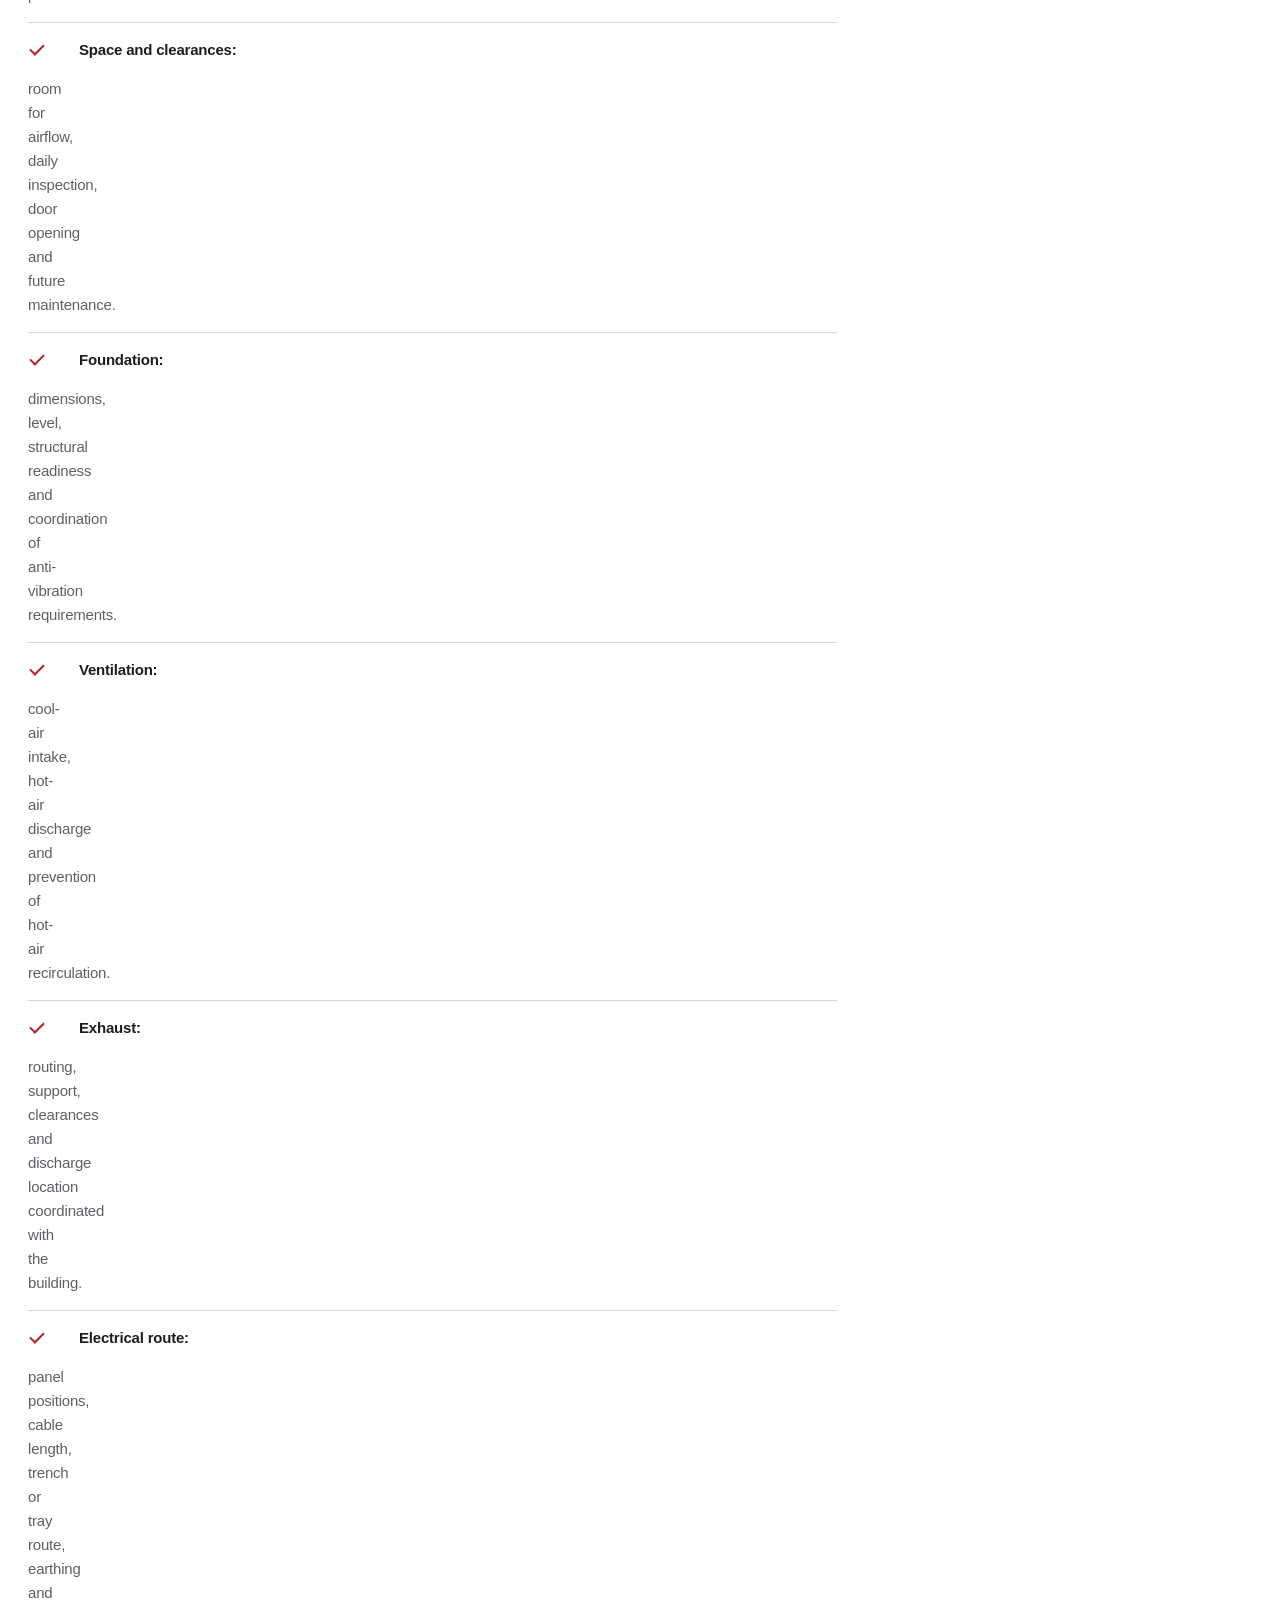
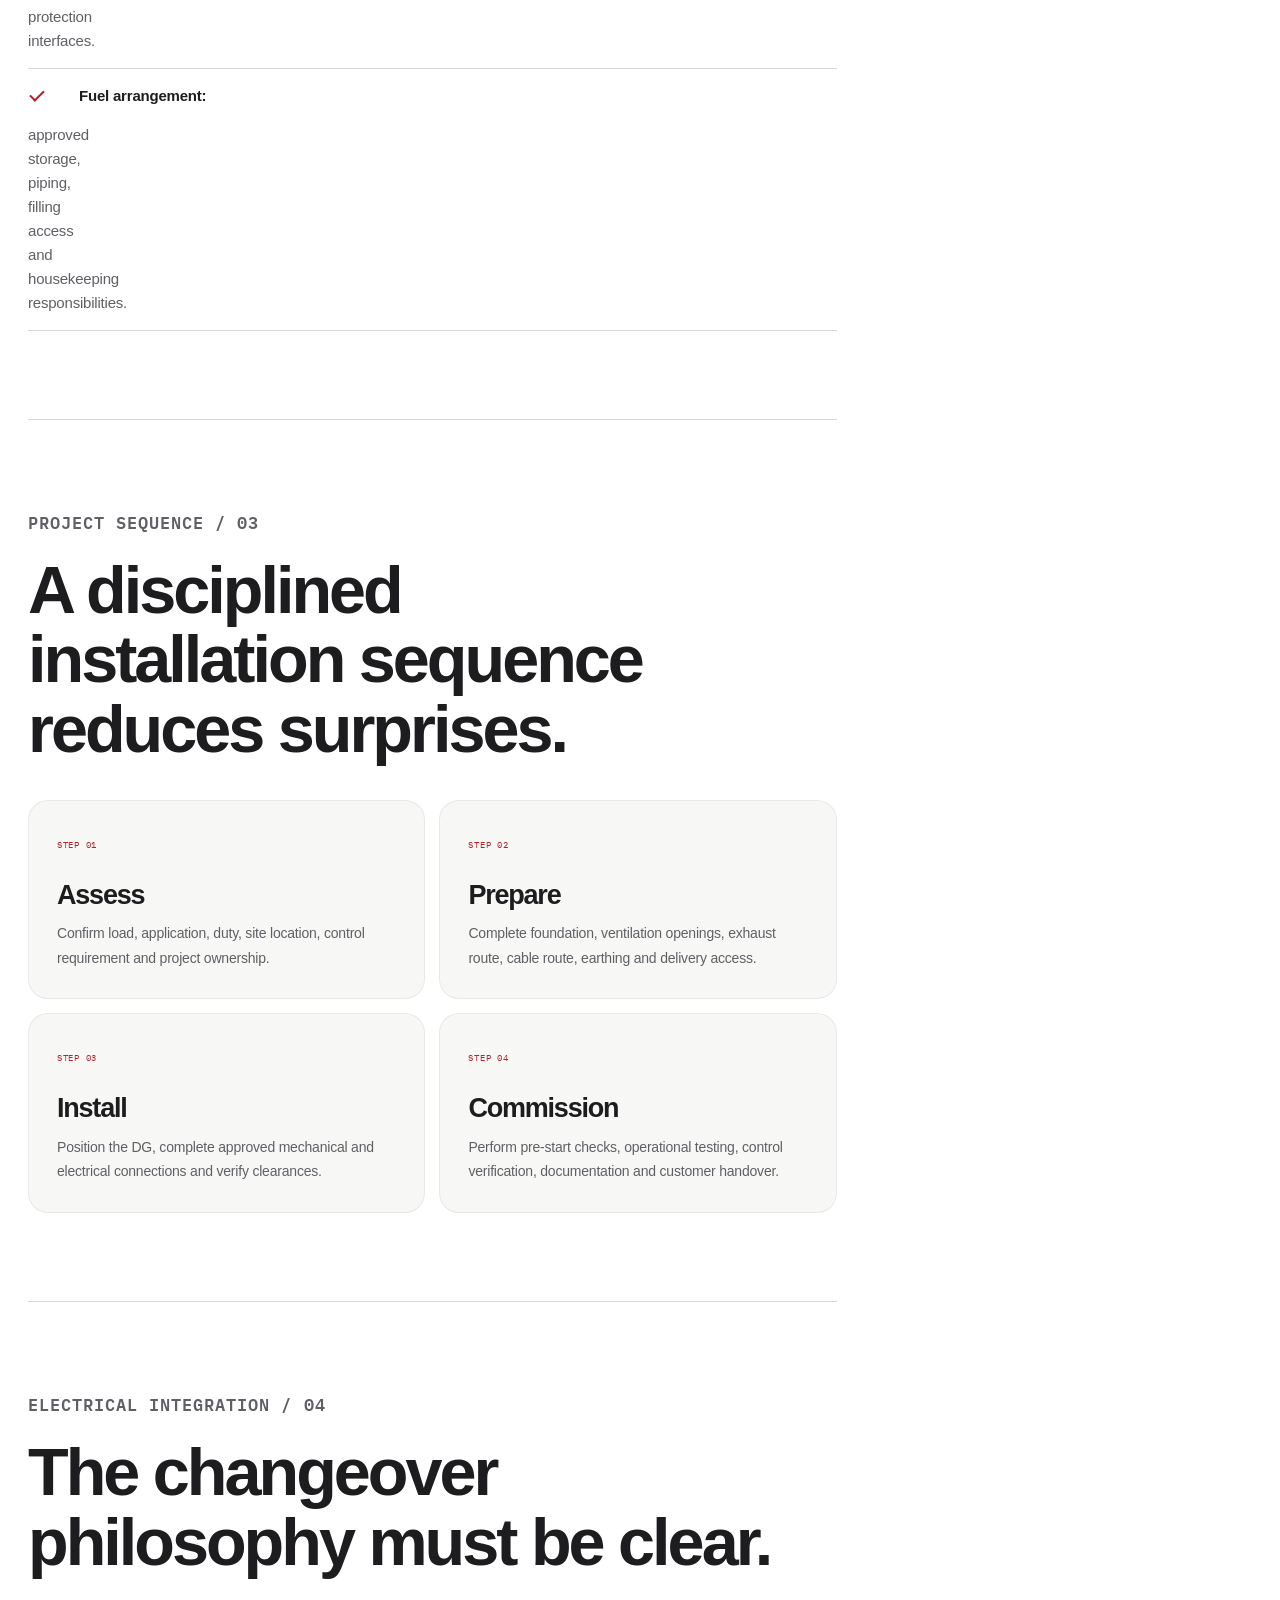
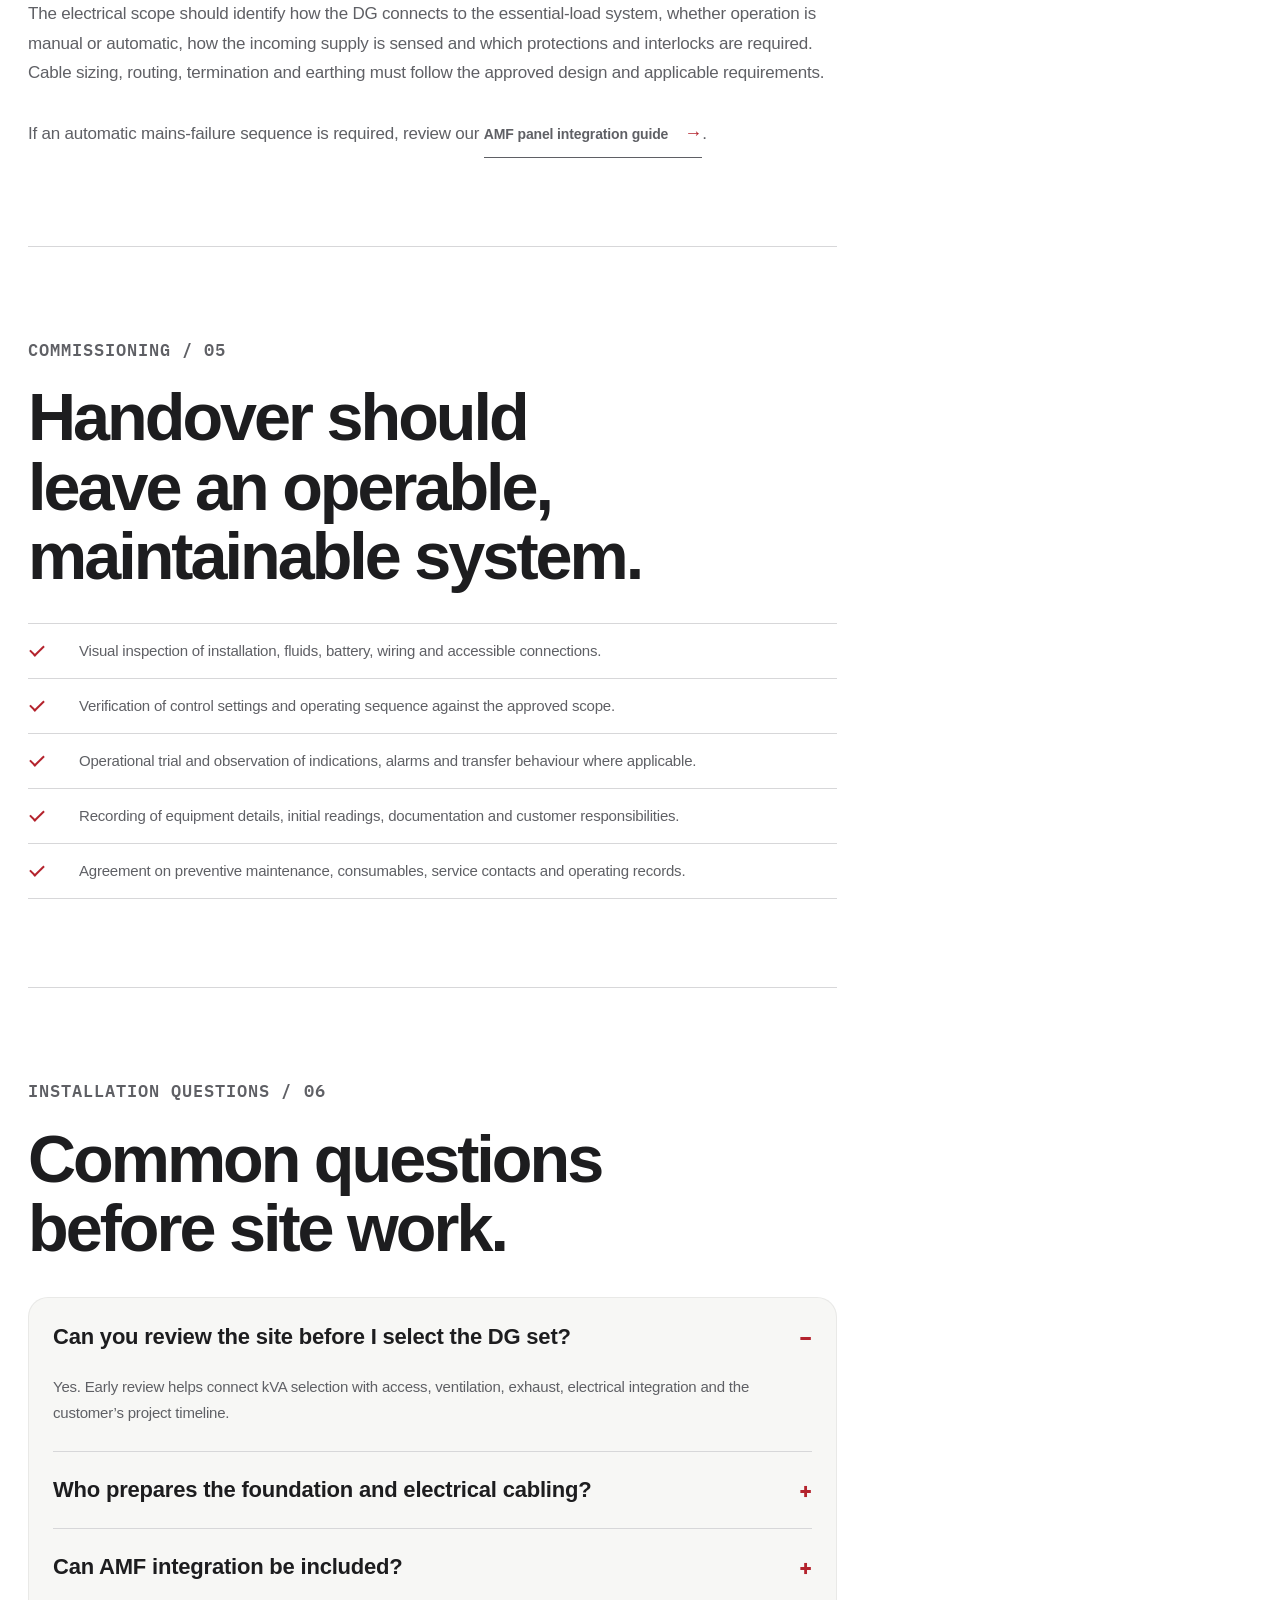
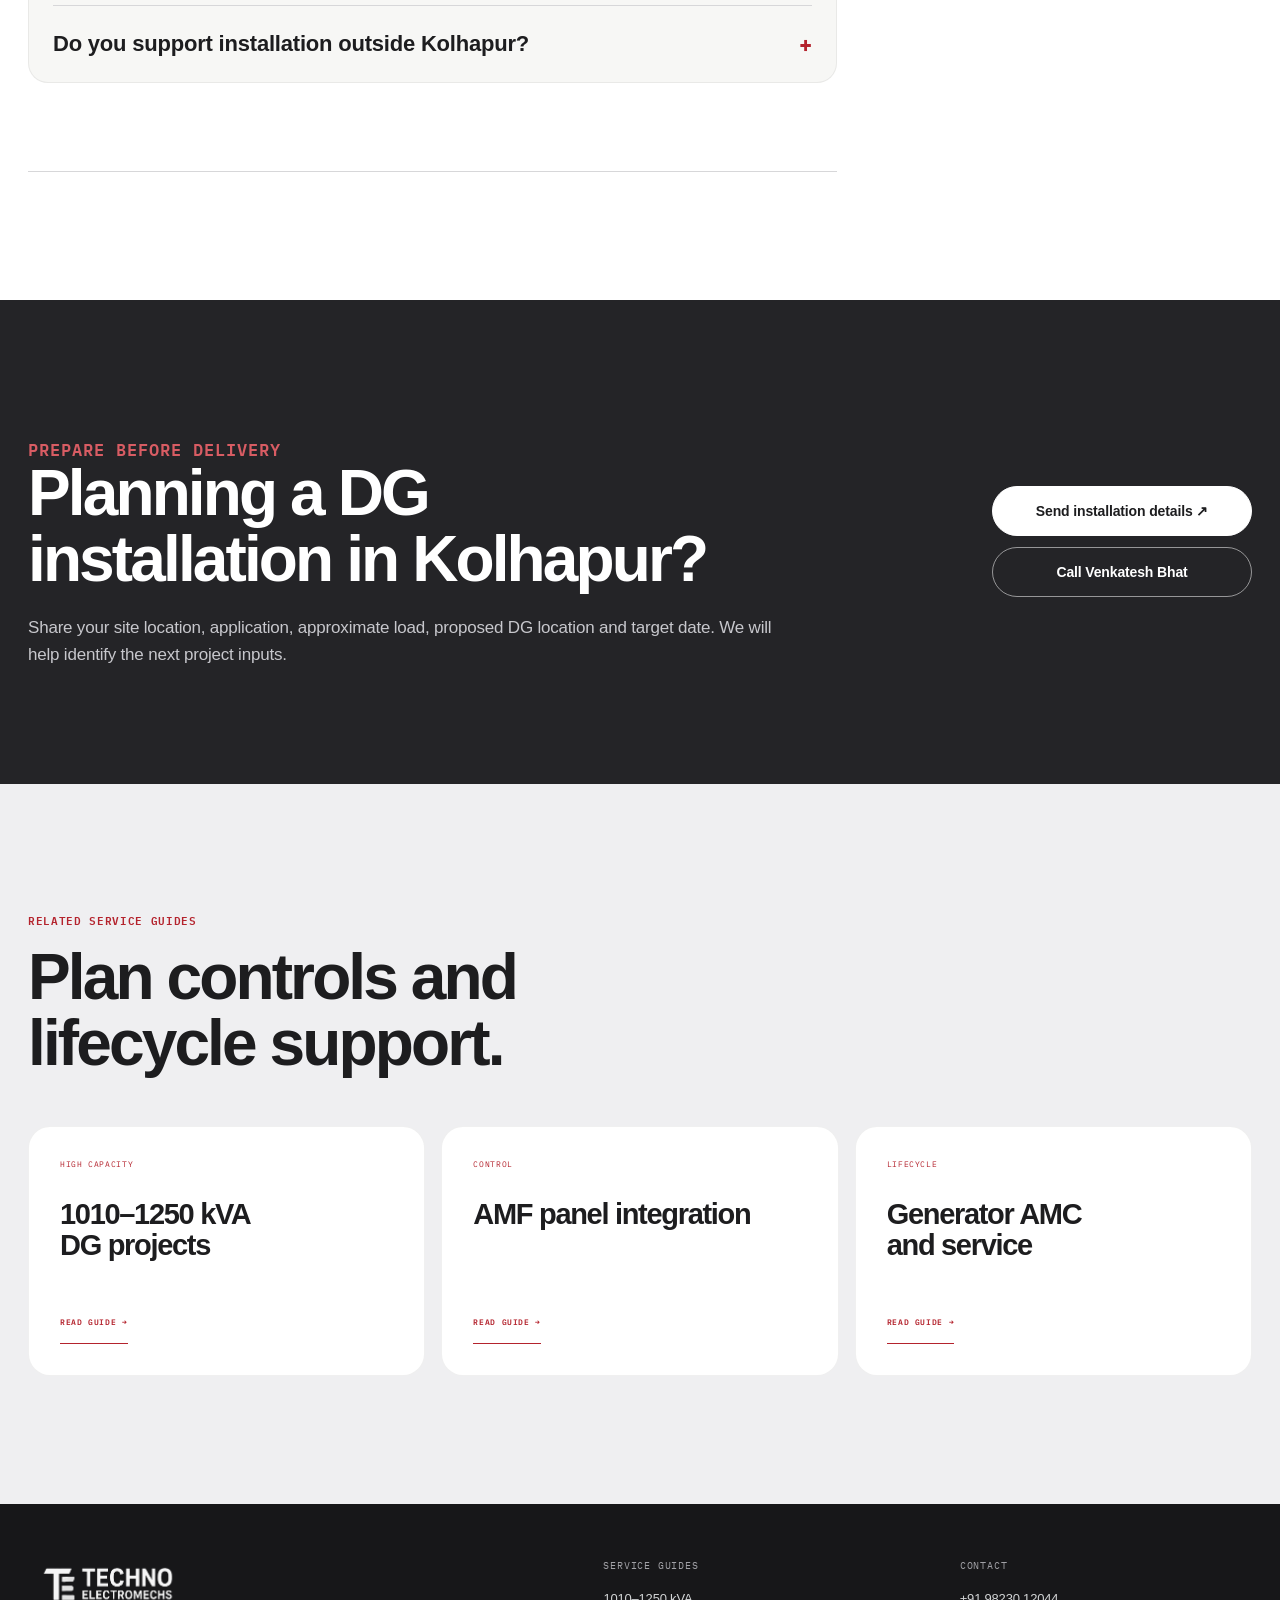
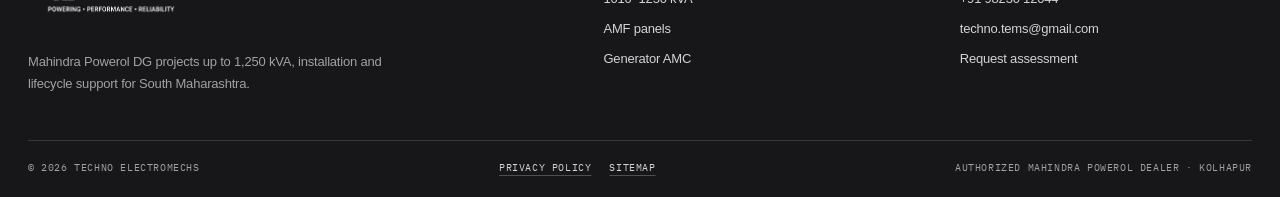
<file: dg-set-installation-kolhapur.html>
<!doctype html>
<html lang="en-IN" class="no-js">
<head>
  <meta charset="utf-8" />
  <meta name="viewport" content="width=device-width, initial-scale=1" />
  <title>DG Set Installation in Kolhapur | Techno Electromechs</title>
  <meta name="description" content="Plan Mahindra Powerol DG set installation in Kolhapur with load review, foundation, ventilation, exhaust, cabling, earthing, AMF and commissioning support." />
  <meta name="robots" content="index, follow, max-image-preview:large" />
  <meta name="theme-color" content="#15171a" />
  <link rel="canonical" href="https://shrinidhi13.github.io/technoelectromechs/dg-set-installation-kolhapur.html" />
  <meta property="og:type" content="website" />
  <meta property="og:locale" content="en_IN" />
  <meta property="og:site_name" content="Techno Electromechs" />
  <meta property="og:url" content="https://shrinidhi13.github.io/technoelectromechs/dg-set-installation-kolhapur.html" />
  <meta property="og:title" content="DG Set Installation in Kolhapur" />
  <meta property="og:description" content="Site-readiness, installation and commissioning guidance for dependable Mahindra Powerol backup power." />
  <meta property="og:image" content="https://shrinidhi13.github.io/technoelectromechs/assets/og-image.png" />
  <meta property="og:image:width" content="1200" />
  <meta property="og:image:height" content="630" />
  <meta property="og:image:alt" content="DG set installation planning in Kolhapur by Techno Electromechs" />
  <meta name="twitter:card" content="summary_large_image" />
  <meta name="twitter:title" content="DG Set Installation in Kolhapur" />
  <meta name="twitter:description" content="Site-readiness, installation and commissioning guidance for dependable Mahindra Powerol backup power." />
  <meta name="twitter:image" content="https://shrinidhi13.github.io/technoelectromechs/assets/og-image.png" />
  <meta name="twitter:image:alt" content="DG set installation planning in Kolhapur by Techno Electromechs" />
  <link rel="icon" href="assets/favicon.svg" type="image/svg+xml" />
  <link rel="manifest" href="site.webmanifest" />
  <link rel="preconnect" href="https://fonts.googleapis.com" />
  <link rel="preconnect" href="https://fonts.gstatic.com" crossorigin />
  <link href="https://fonts.googleapis.com/css2?family=Barlow+Condensed:wght@600;700;800&family=IBM+Plex+Mono:wght@500;600&family=IBM+Plex+Sans:wght@400;500;600;700&display=swap" rel="stylesheet" />
  <link rel="stylesheet" href="assets/styles.css" />
  <link rel="stylesheet" href="assets/premium.css" />
  <script type="application/ld+json">
  {
    "@context": "https://schema.org",
    "@graph": [
      {
        "@type": "Service",
        "@id": "https://shrinidhi13.github.io/technoelectromechs/dg-set-installation-kolhapur.html#service",
        "name": "DG Set Installation and Commissioning in Kolhapur",
        "serviceType": "Diesel generator installation and commissioning",
        "description": "Site review, installation coordination and commissioning support for Mahindra Powerol DG projects in Kolhapur and South Maharashtra.",
        "provider": {"@id": "https://shrinidhi13.github.io/technoelectromechs/#business"},
        "areaServed": ["Kolhapur", "Sangli", "Satara", "South Maharashtra"]
      },
      {
        "@type": "LocalBusiness",
        "@id": "https://shrinidhi13.github.io/technoelectromechs/#business",
        "name": "Techno Electromechs",
        "logo": "https://shrinidhi13.github.io/technoelectromechs/assets/brand/techno-electromechs-logo-horizontal-transparent.png",
        "url": "https://shrinidhi13.github.io/technoelectromechs/",
        "telephone": "+91-9823012044",
        "address": {"@type": "PostalAddress", "streetAddress": "Opp. Sudarshan Petrol Pump, Near Bagawati Hall, NH4", "addressLocality": "Gokul Shirgaon", "addressRegion": "Maharashtra", "postalCode": "416013", "addressCountry": "IN"}
      },
      {
        "@type": "BreadcrumbList",
        "itemListElement": [
          {"@type": "ListItem", "position": 1, "name": "Home", "item": "https://shrinidhi13.github.io/technoelectromechs/"},
          {"@type": "ListItem", "position": 2, "name": "DG Set Installation in Kolhapur", "item": "https://shrinidhi13.github.io/technoelectromechs/dg-set-installation-kolhapur.html"}
        ]
      }
    ]
  }
  </script>
</head>
<body class="service-page">
  <a class="skip-link" href="#main-content">Skip to main content</a>
  <header class="subpage-header">
    <div class="utility-bar"><div class="shell utility-inner"><span>Mahindra Powerol authorized dealer</span><span class="utility-location">Gokul Shirgaon · Kolhapur</span><a href="tel:+919823012044">+91 98230 12044</a></div></div>
    <div class="shell subpage-nav-row">
      <a class="brand" href="index.html" aria-label="Techno Electromechs home"><img class="brand-logo" src="assets/brand/techno-electromechs-logo-horizontal-transparent.png" width="323" height="123" alt="Techno Electromechs" /></a>
      <nav class="subpage-links" aria-label="Site navigation">
        <details class="page-menu">
          <summary><span>Explore pages</span><span class="page-menu__chevron" aria-hidden="true"></span></summary>
          <div class="page-menu__panel">
            <div class="page-menu__head"><span>Navigate / 01</span><strong>Power system guides.</strong><p>Move directly to the project or service information you need.</p></div>
            <div class="page-menu__links">
              <a class="page-menu__link page-menu__link--home" href="index.html"><span class="page-menu__index">00</span><span><strong>Homepage</strong><small>Overview, DG range and contact</small></span><span class="page-menu__arrow" aria-hidden="true">↗</span></a>
              <a class="page-menu__link" href="mahindra-powerol-1010-1250-kva.html"><span class="page-menu__index">01</span><span><strong>1010–1250 kVA</strong><small>High-capacity DG projects</small></span><span class="page-menu__arrow" aria-hidden="true">↗</span></a>
              <a class="page-menu__link" href="dg-set-installation-kolhapur.html" aria-current="page"><span class="page-menu__index">02</span><span><strong>DG installation</strong><small>Site readiness and commissioning</small></span><span class="page-menu__arrow" aria-hidden="true">↗</span></a>
              <a class="page-menu__link" href="amf-panel-installation-kolhapur.html"><span class="page-menu__index">03</span><span><strong>AMF panels</strong><small>Automatic changeover planning</small></span><span class="page-menu__arrow" aria-hidden="true">↗</span></a>
              <a class="page-menu__link" href="generator-amc-service-kolhapur.html"><span class="page-menu__index">04</span><span><strong>Generator AMC</strong><small>Preventive service and support</small></span><span class="page-menu__arrow" aria-hidden="true">↗</span></a>
            </div>
            <div class="page-menu__foot"><a href="privacy-policy.html">Privacy policy</a><a href="index.html#contact">Request assessment →</a></div>
          </div>
        </details>
        <a class="button button--primary button--small" href="index.html#contact">Request assessment ↗</a>
      </nav>
    </div>
  </header>

  <main id="main-content">
    <nav class="breadcrumb shell" aria-label="Breadcrumb"><a href="index.html">Home</a><span aria-hidden="true">/</span><span>DG set installation in Kolhapur</span></nav>
    <section class="subpage-hero">
      <div class="shell subpage-hero-grid">
        <div>
          <p class="section-code"><span>Installation</span> Kolhapur project guide</p>
          <h1>DG set installation, <em>planned before delivery.</em></h1>
          <p class="subpage-lead">A practical installation path for Mahindra Powerol DG projects—from site survey and foundation readiness to electrical integration, commissioning and handover.</p>
          <div class="subpage-actions"><a class="button button--primary" href="index.html#contact">Request a site review ↗</a><a class="button button--line" href="tel:+919823012044">Call +91 98230 12044</a></div>
        </div>
        <dl class="project-facts">
          <div><dt>Project range</dt><dd>Up to 1,250 kVA</dd></div>
          <div><dt>Installation focus</dt><dd>Civil · Electrical · Airflow</dd></div>
          <div><dt>Handover</dt><dd>Check · Test · Record</dd></div>
        </dl>
      </div>
    </section>

    <section class="subpage-body section-pad">
      <div class="shell editorial-grid">
        <article class="longform">
          <section id="scope">
            <p class="eyebrow">Installation scope / 01</p>
            <h2>The generator is one component of the finished system.</h2>
            <p>A dependable DG installation connects equipment selection with civil readiness, ventilation, exhaust, fuel handling, cabling, earthing, controls and safe service access. Treating these as separate last-minute jobs often creates avoidable rework.</p>
            <p>Techno Electromechs helps buyers in Kolhapur and nearby industrial areas identify the site inputs early, coordinate responsibilities and move toward a clear commissioning handover.</p>
            <div class="content-callout"><span>Before ordering</span><p>Final kVA and installation scope should follow a load review and site assessment. The quotation should clearly state what is included, what the customer prepares and which items require other approved contractors.</p></div>
          </section>

          <section id="survey">
            <p class="eyebrow">Site survey / 02</p>
            <h2>What should be checked at the proposed location?</h2>
            <div class="installation-experience" data-installation-experience data-point="access">
              <div class="installation-schematic" role="img" aria-label="Illustrative generator-room planning view showing seven site-planning points. The diagram is not to scale.">
                <span class="installation-schematic__label">Illustrative planning view · Not to scale</span>
                <div class="installation-room" aria-hidden="true">
                  <div class="installation-dg"><span>DG SET</span><small>Equipment footprint</small></div>
                  <div class="installation-amf"><span>AUTO</span><strong>AMF</strong></div>
                  <span class="installation-route installation-route--air-in">Cool air in</span>
                  <span class="installation-route installation-route--air-out">Hot air out</span>
                  <span class="installation-route installation-route--exhaust">Exhaust</span>
                  <span class="installation-route installation-route--cable">Cable route</span>
                  <span class="installation-route installation-route--earth">Earth</span>
                  <span class="installation-marker installation-marker--access">01</span>
                  <span class="installation-marker installation-marker--clearance">02</span>
                  <span class="installation-marker installation-marker--foundation">03</span>
                  <span class="installation-marker installation-marker--airflow">04</span>
                  <span class="installation-marker installation-marker--exhaust">05</span>
                  <span class="installation-marker installation-marker--electrical">06</span>
                  <span class="installation-marker installation-marker--fuel">07</span>
                </div>
              </div>
              <div class="installation-experience__lower">
                <div class="installation-controls" role="group" aria-label="Choose a generator-room planning point">
                  <button class="is-active" type="button" data-site-point="access" aria-pressed="true" aria-controls="installationPointDetail" disabled><span>01</span> Access</button>
                  <button type="button" data-site-point="clearance" aria-pressed="false" aria-controls="installationPointDetail" disabled><span>02</span> Clearance</button>
                  <button type="button" data-site-point="foundation" aria-pressed="false" aria-controls="installationPointDetail" disabled><span>03</span> Foundation</button>
                  <button type="button" data-site-point="airflow" aria-pressed="false" aria-controls="installationPointDetail" disabled><span>04</span> Airflow</button>
                  <button type="button" data-site-point="exhaust" aria-pressed="false" aria-controls="installationPointDetail" disabled><span>05</span> Exhaust</button>
                  <button type="button" data-site-point="electrical" aria-pressed="false" aria-controls="installationPointDetail" disabled><span>06</span> Cable + earth</button>
                  <button type="button" data-site-point="fuel" aria-pressed="false" aria-controls="installationPointDetail" disabled><span>07</span> Fuel access</button>
                </div>
                <div class="installation-detail" id="installationPointDetail" aria-live="polite" aria-atomic="true">
                  <span data-site-detail-code>Site point 01</span>
                  <h3 data-site-detail-title>Equipment access</h3>
                  <p data-site-detail-copy>Check the delivery vehicle approach, unloading area, door sizes and movement path to the final position.</p>
                </div>
              </div>
            </div>
            <ul class="content-list">
              <li><strong>Equipment access:</strong> delivery vehicle approach, unloading area, door sizes and movement path to the final position.</li>
              <li><strong>Space and clearances:</strong> room for airflow, daily inspection, door opening and future maintenance.</li>
              <li><strong>Foundation:</strong> dimensions, level, structural readiness and coordination of anti-vibration requirements.</li>
              <li><strong>Ventilation:</strong> cool-air intake, hot-air discharge and prevention of hot-air recirculation.</li>
              <li><strong>Exhaust:</strong> routing, support, clearances and discharge location coordinated with the building.</li>
              <li><strong>Electrical route:</strong> panel positions, cable length, trench or tray route, earthing and protection interfaces.</li>
              <li><strong>Fuel arrangement:</strong> approved storage, piping, filling access and housekeeping responsibilities.</li>
            </ul>
          </section>

          <section id="sequence">
            <p class="eyebrow">Project sequence / 03</p>
            <h2>A disciplined installation sequence reduces surprises.</h2>
            <div class="info-grid">
              <div class="info-card"><span>STEP 01</span><h3>Assess</h3><p>Confirm load, application, duty, site location, control requirement and project ownership.</p></div>
              <div class="info-card"><span>STEP 02</span><h3>Prepare</h3><p>Complete foundation, ventilation openings, exhaust route, cable route, earthing and delivery access.</p></div>
              <div class="info-card"><span>STEP 03</span><h3>Install</h3><p>Position the DG, complete approved mechanical and electrical connections and verify clearances.</p></div>
              <div class="info-card"><span>STEP 04</span><h3>Commission</h3><p>Perform pre-start checks, operational testing, control verification, documentation and customer handover.</p></div>
            </div>
          </section>

          <section id="electrical">
            <p class="eyebrow">Electrical integration / 04</p>
            <h2>The changeover philosophy must be clear.</h2>
            <p>The electrical scope should identify how the DG connects to the essential-load system, whether operation is manual or automatic, how the incoming supply is sensed and which protections and interlocks are required. Cable sizing, routing, termination and earthing must follow the approved design and applicable requirements.</p>
            <p>If an automatic mains-failure sequence is required, review our <a class="arrow-link" href="amf-panel-installation-kolhapur.html">AMF panel integration guide <span aria-hidden="true">→</span></a>.</p>
          </section>

          <section id="commissioning">
            <p class="eyebrow">Commissioning / 05</p>
            <h2>Handover should leave an operable, maintainable system.</h2>
            <ul class="content-list">
              <li>Visual inspection of installation, fluids, battery, wiring and accessible connections.</li>
              <li>Verification of control settings and operating sequence against the approved scope.</li>
              <li>Operational trial and observation of indications, alarms and transfer behaviour where applicable.</li>
              <li>Recording of equipment details, initial readings, documentation and customer responsibilities.</li>
              <li>Agreement on preventive maintenance, consumables, service contacts and operating records.</li>
            </ul>
          </section>

          <section id="questions">
            <p class="eyebrow">Installation questions / 06</p>
            <h2>Common questions before site work.</h2>
            <div class="service-page-faq">
              <details open><summary>Can you review the site before I select the DG set?</summary><p>Yes. Early review helps connect kVA selection with access, ventilation, exhaust, electrical integration and the customer’s project timeline.</p></details>
              <details><summary>Who prepares the foundation and electrical cabling?</summary><p>Responsibilities depend on the agreed quotation and project scope. They should be listed clearly before work starts so civil, electrical and equipment activities remain coordinated.</p></details>
              <details><summary>Can AMF integration be included?</summary><p>Yes, where required. The control philosophy, panel scope, mains sensing and transfer sequence must be reviewed against the site electrical system.</p></details>
              <details><summary>Do you support installation outside Kolhapur?</summary><p>South Maharashtra is the core service region. Contact Techno Electromechs with the exact location so site-visit and project support availability can be confirmed.</p></details>
            </div>
          </section>
        </article>
        <aside class="page-toc" aria-label="On this page"><span>On this page</span><nav><a href="#scope">Installation scope</a><a href="#survey">Site survey</a><a href="#sequence">Project sequence</a><a href="#electrical">Electrical integration</a><a href="#commissioning">Commissioning</a><a href="#questions">Questions</a></nav><a class="button button--primary" href="index.html#contact">Request site review ↗</a></aside>
      </div>
    </section>

    <section class="page-cta"><div class="shell page-cta-grid"><div><p class="eyebrow">Prepare before delivery</p><h2>Planning a DG installation in Kolhapur?</h2><p>Share your site location, application, approximate load, proposed DG location and target date. We will help identify the next project inputs.</p></div><div class="page-cta-actions"><a class="button button--light" href="index.html#contact">Send installation details ↗</a><a class="button button--line-dark" href="tel:+919823012044">Call Venkatesh Bhat</a></div></div></section>

    <section class="related-section section-pad"><div class="shell"><p class="eyebrow">Related service guides</p><h2>Plan controls and lifecycle support.</h2><div class="related-grid">
      <a class="related-card" href="mahindra-powerol-1010-1250-kva.html"><span>High capacity</span><h3>1010–1250 kVA DG projects</h3><span class="arrow-link">Read guide →</span></a>
      <a class="related-card" href="amf-panel-installation-kolhapur.html"><span>Control</span><h3>AMF panel integration</h3><span class="arrow-link">Read guide →</span></a>
      <a class="related-card" href="generator-amc-service-kolhapur.html"><span>Lifecycle</span><h3>Generator AMC and service</h3><span class="arrow-link">Read guide →</span></a>
    </div></div></section>
  </main>

  <footer class="site-footer"><div class="shell footer-grid"><div class="footer-brand"><a class="brand brand--footer" href="index.html"><img class="brand-logo" src="assets/brand/techno-electromechs-logo-horizontal-transparent.png" width="323" height="123" alt="Techno Electromechs" /></a><p>Mahindra Powerol DG projects up to 1,250 kVA, installation and lifecycle support for South Maharashtra.</p></div><div class="footer-links"><span>Service guides</span><a href="mahindra-powerol-1010-1250-kva.html">1010–1250 kVA</a><a href="amf-panel-installation-kolhapur.html">AMF panels</a><a href="generator-amc-service-kolhapur.html">Generator AMC</a></div><div class="footer-links"><span>Contact</span><a href="tel:+919823012044">+91 98230 12044</a><a href="mailto:techno.tems@gmail.com">techno.tems@gmail.com</a><a href="index.html#contact">Request assessment</a></div></div><div class="shell footer-bottom"><span>© 2026 Techno Electromechs</span><nav class="footer-legal" aria-label="Legal and site links"><a href="privacy-policy.html">Privacy policy</a><a href="sitemap.xml">Sitemap</a></nav><span>Authorized Mahindra Powerol dealer · Kolhapur</span></div></footer>
  <a class="floating-whatsapp" href="https://wa.me/919823012044?text=Hello%20Venkatesh%20Bhat%2C%20I%20need%20help%20with%20a%20DG%20set%20requirement." target="_blank" rel="noopener noreferrer" aria-label="Contact us on WhatsApp — Techno Electromechs" title="Contact us on WhatsApp">
    <span class="floating-whatsapp__note" aria-hidden="true">Contact us on WhatsApp</span>
    <img class="floating-whatsapp__icon" src="assets/whatsapp-mark.svg" width="46" height="46" alt="" aria-hidden="true" />
  </a>

  <div class="mobile-actions" aria-label="Quick contact actions">
    <a href="tel:+919823012044" aria-label="Call Techno Electromechs">Call</a>
    <a href="https://wa.me/919823012044?text=Hello%20Venkatesh%20Bhat%2C%20I%20need%20help%20with%20a%20DG%20set%20requirement." target="_blank" rel="noopener noreferrer" aria-label="Discuss a requirement on WhatsApp">WhatsApp</a>
    <a href="index.html#contact">Assessment</a>
  </div>
  <script src="assets/navigation.js" defer></script>
  <script src="assets/engineering-experience.js" defer></script>
</body>
</html>
</file>
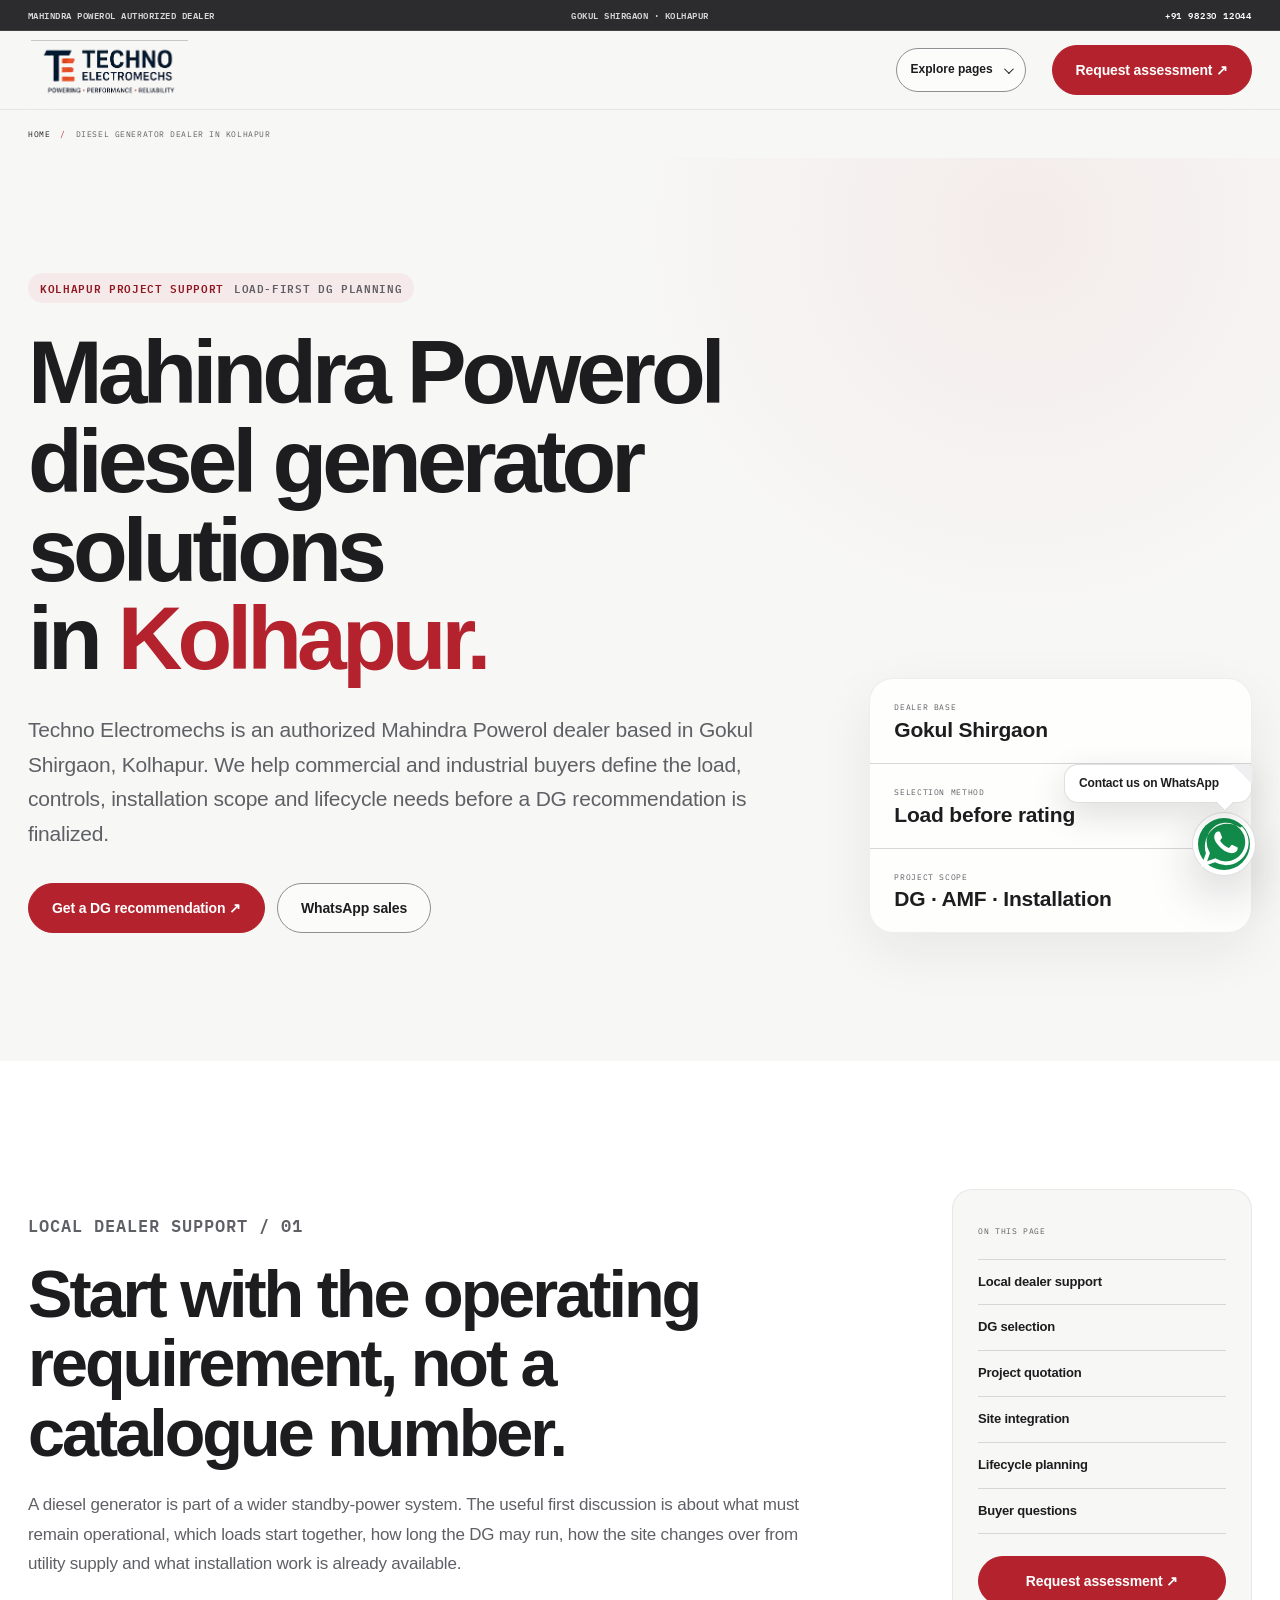
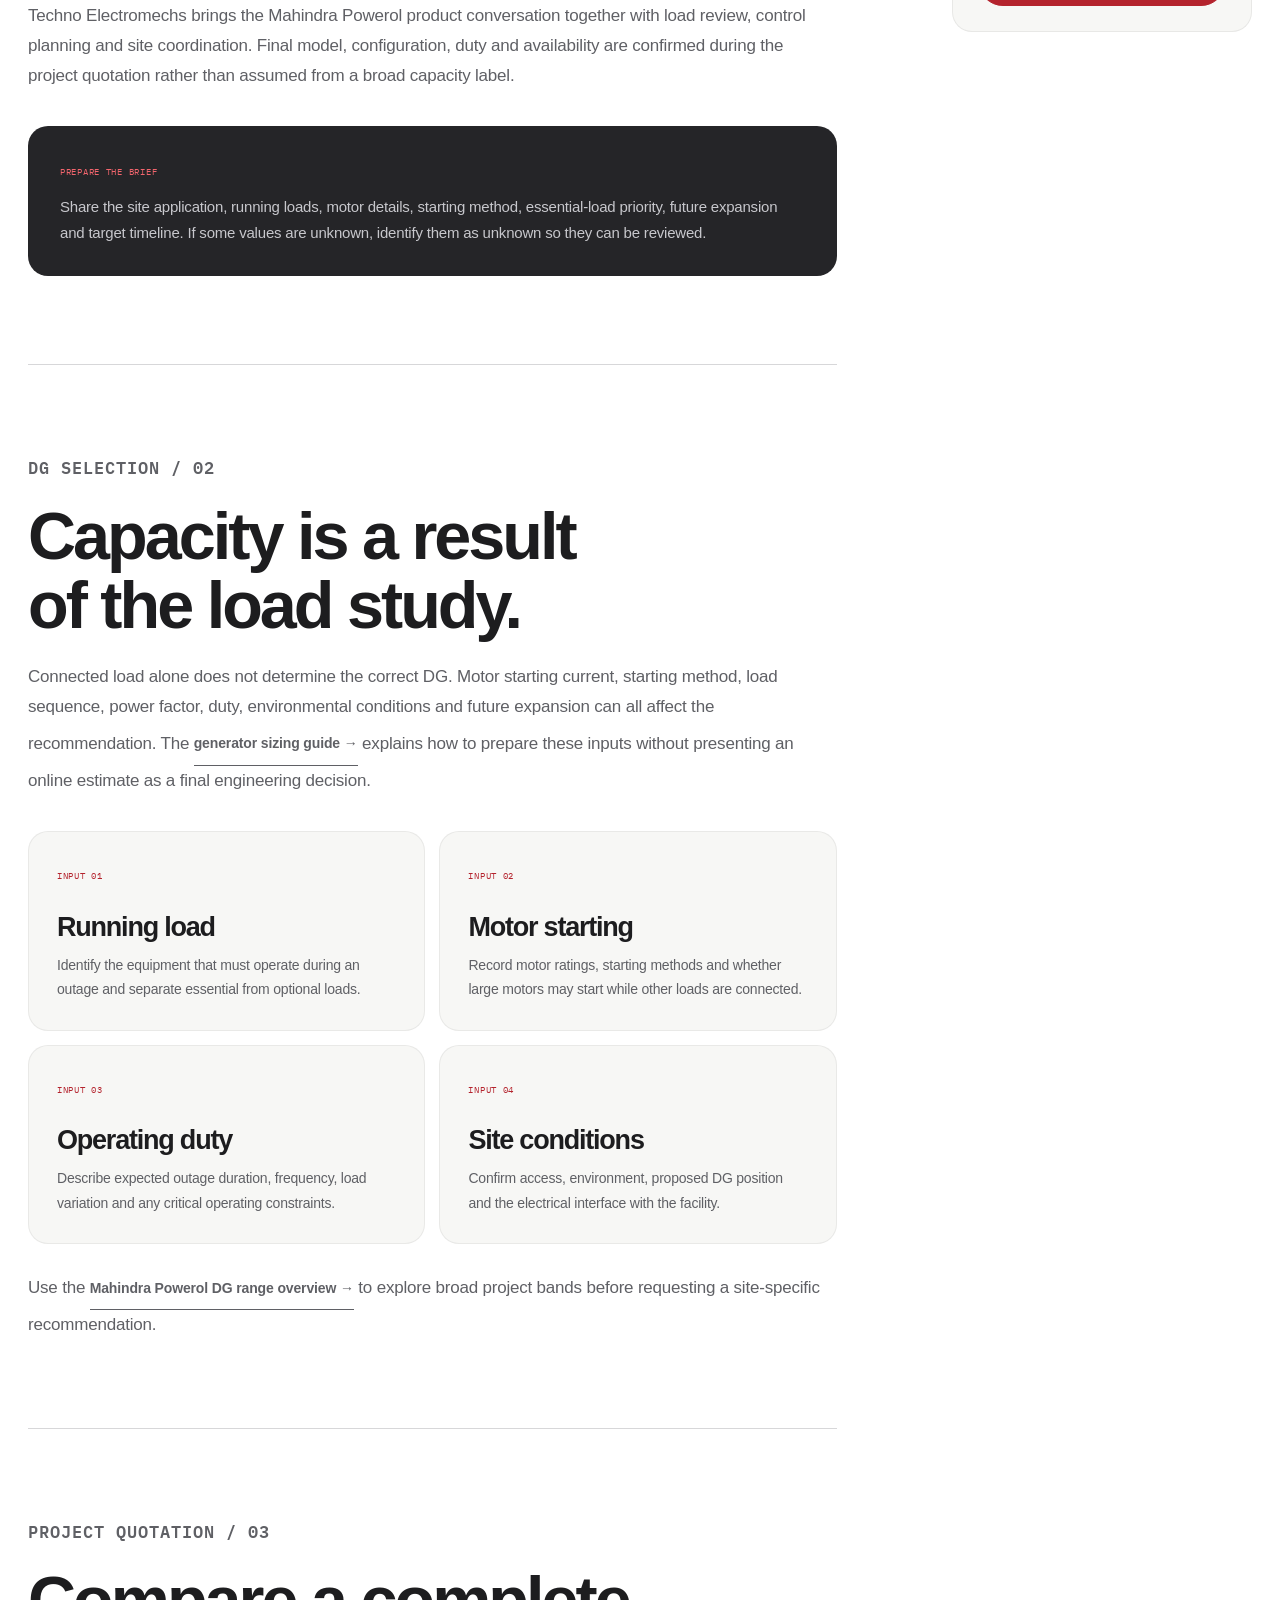
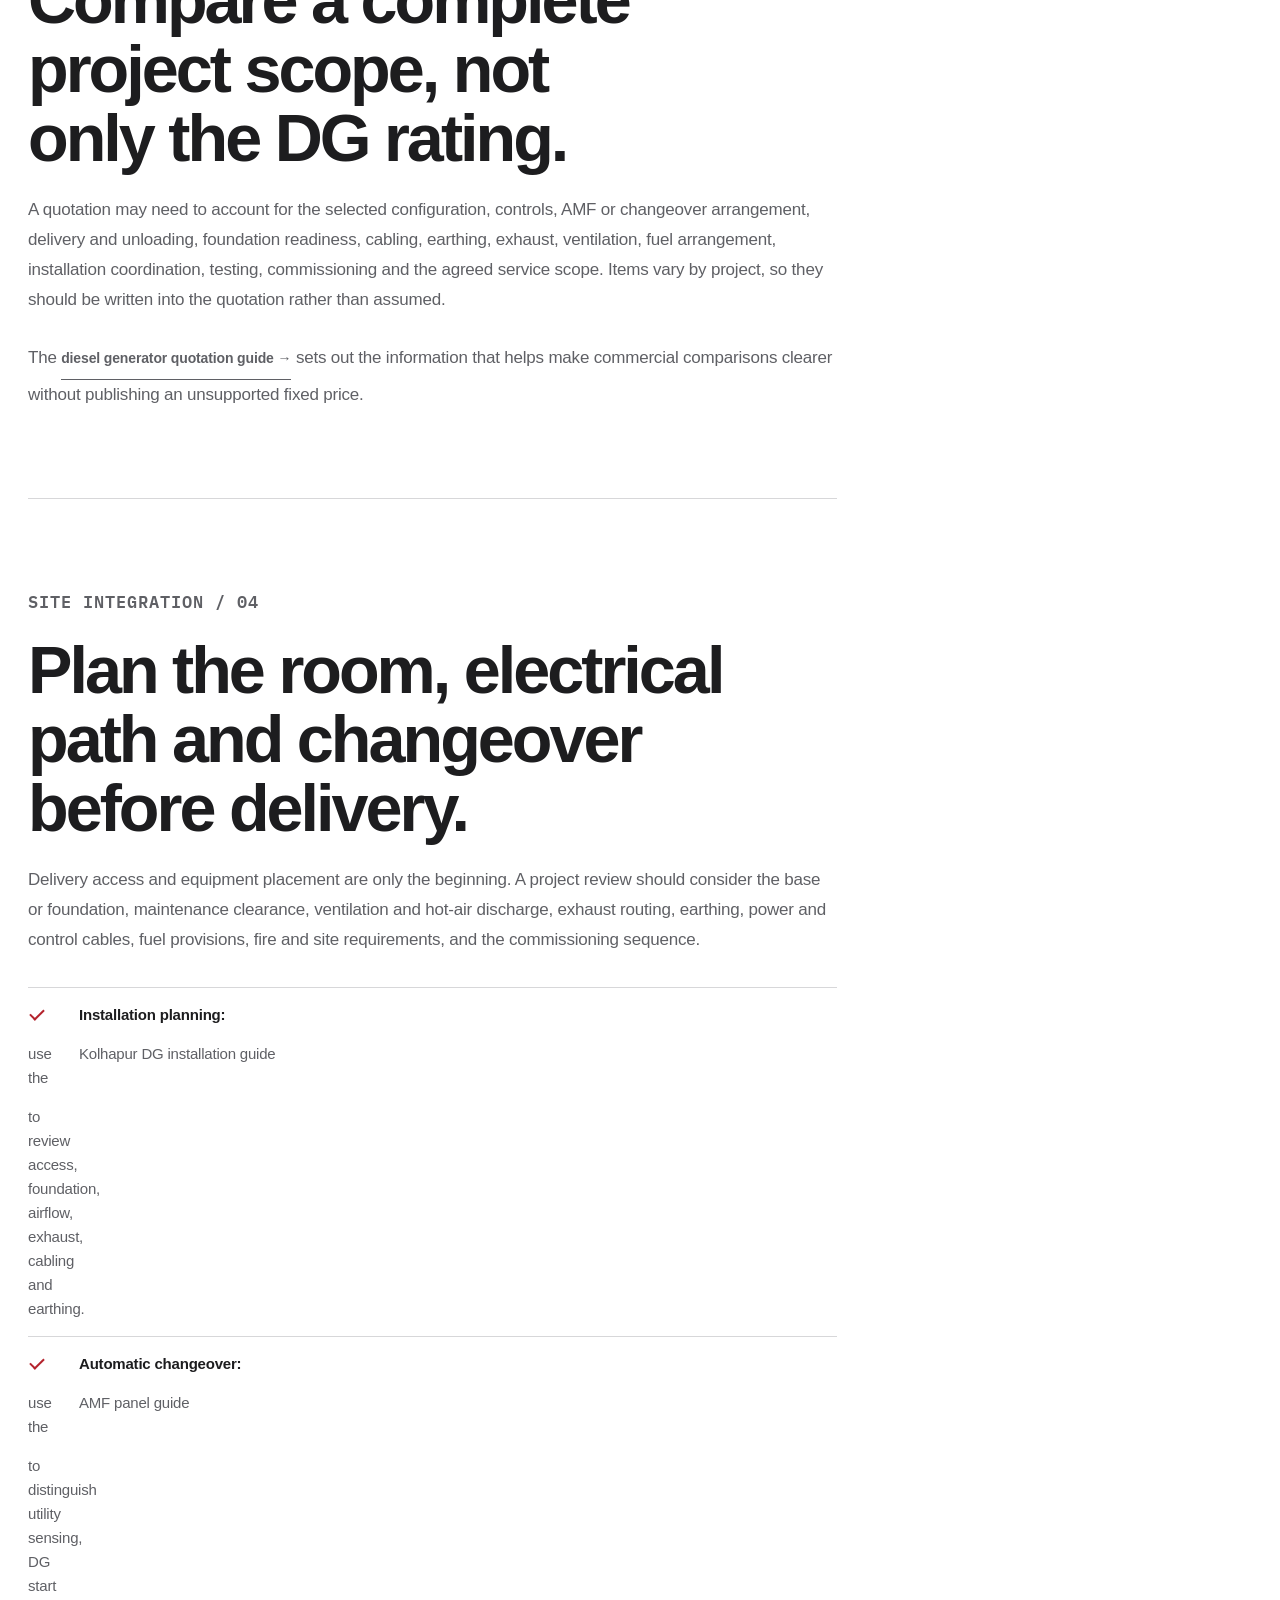
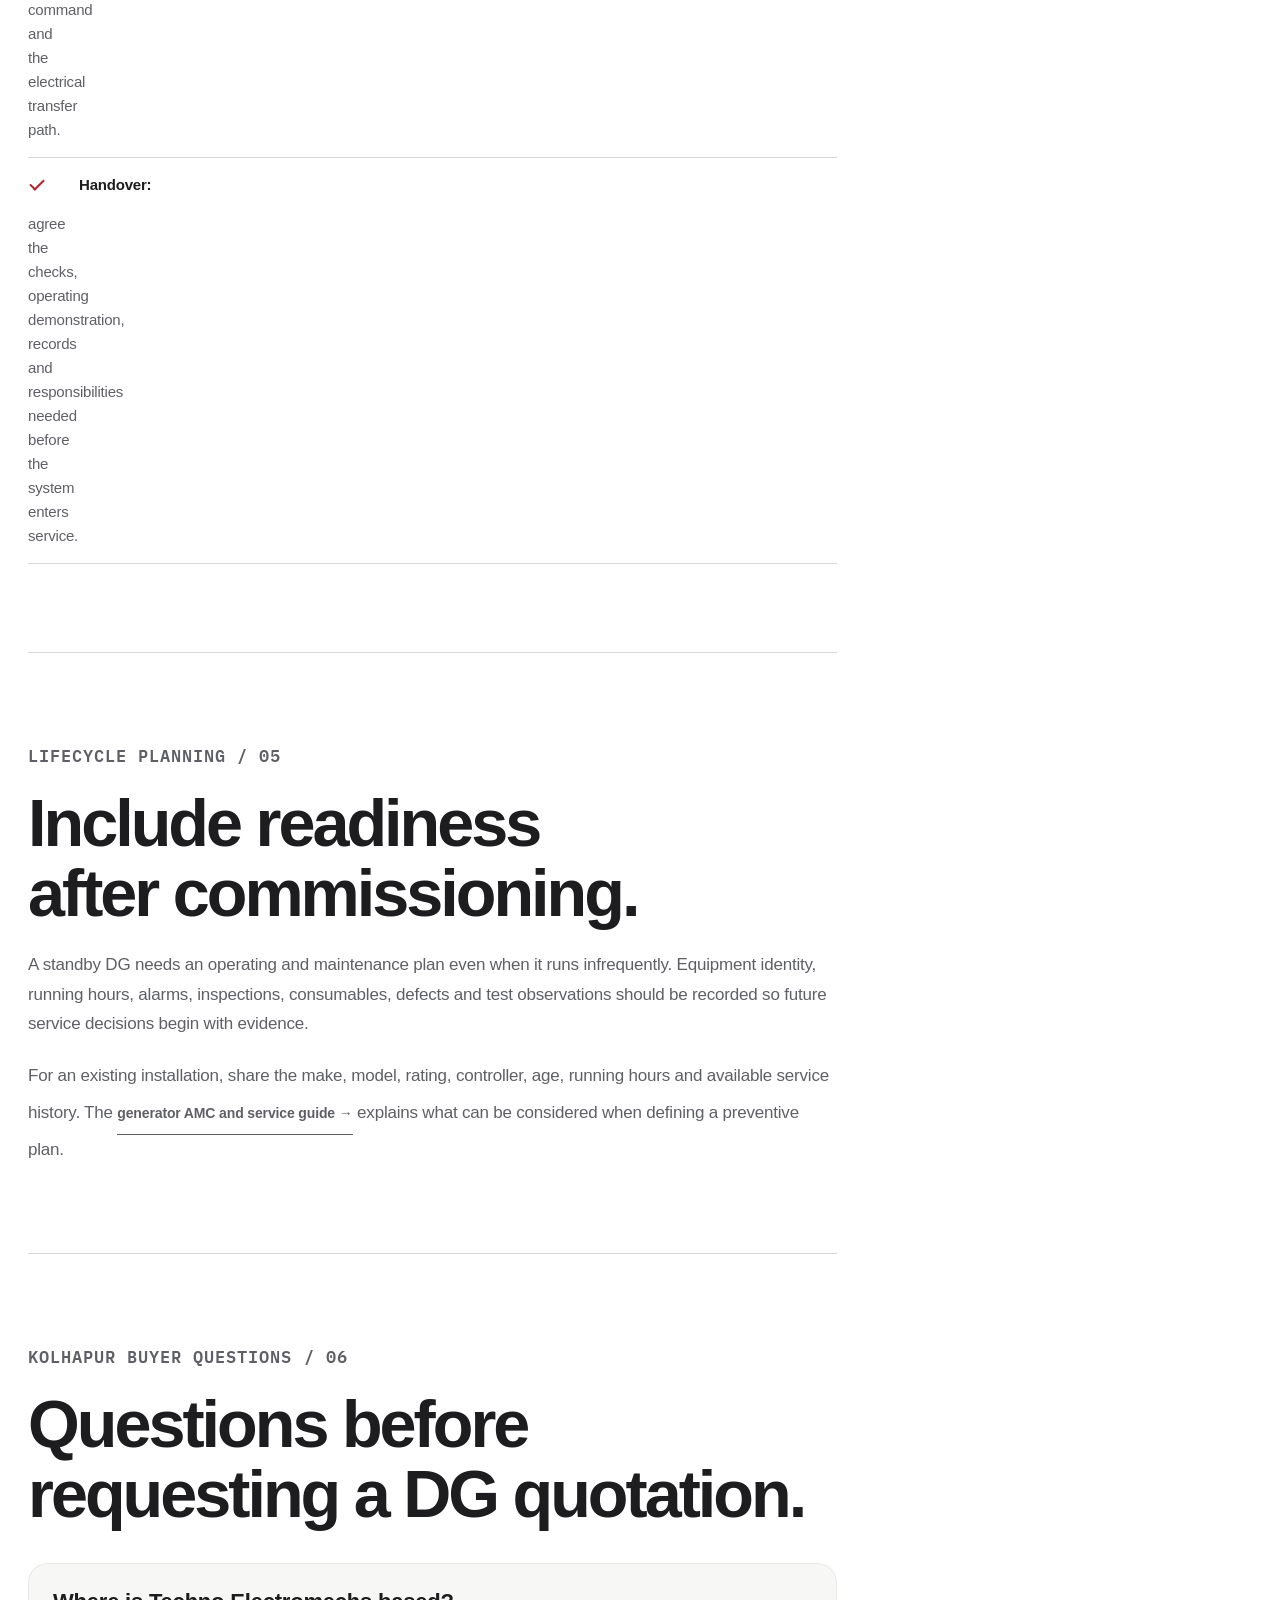
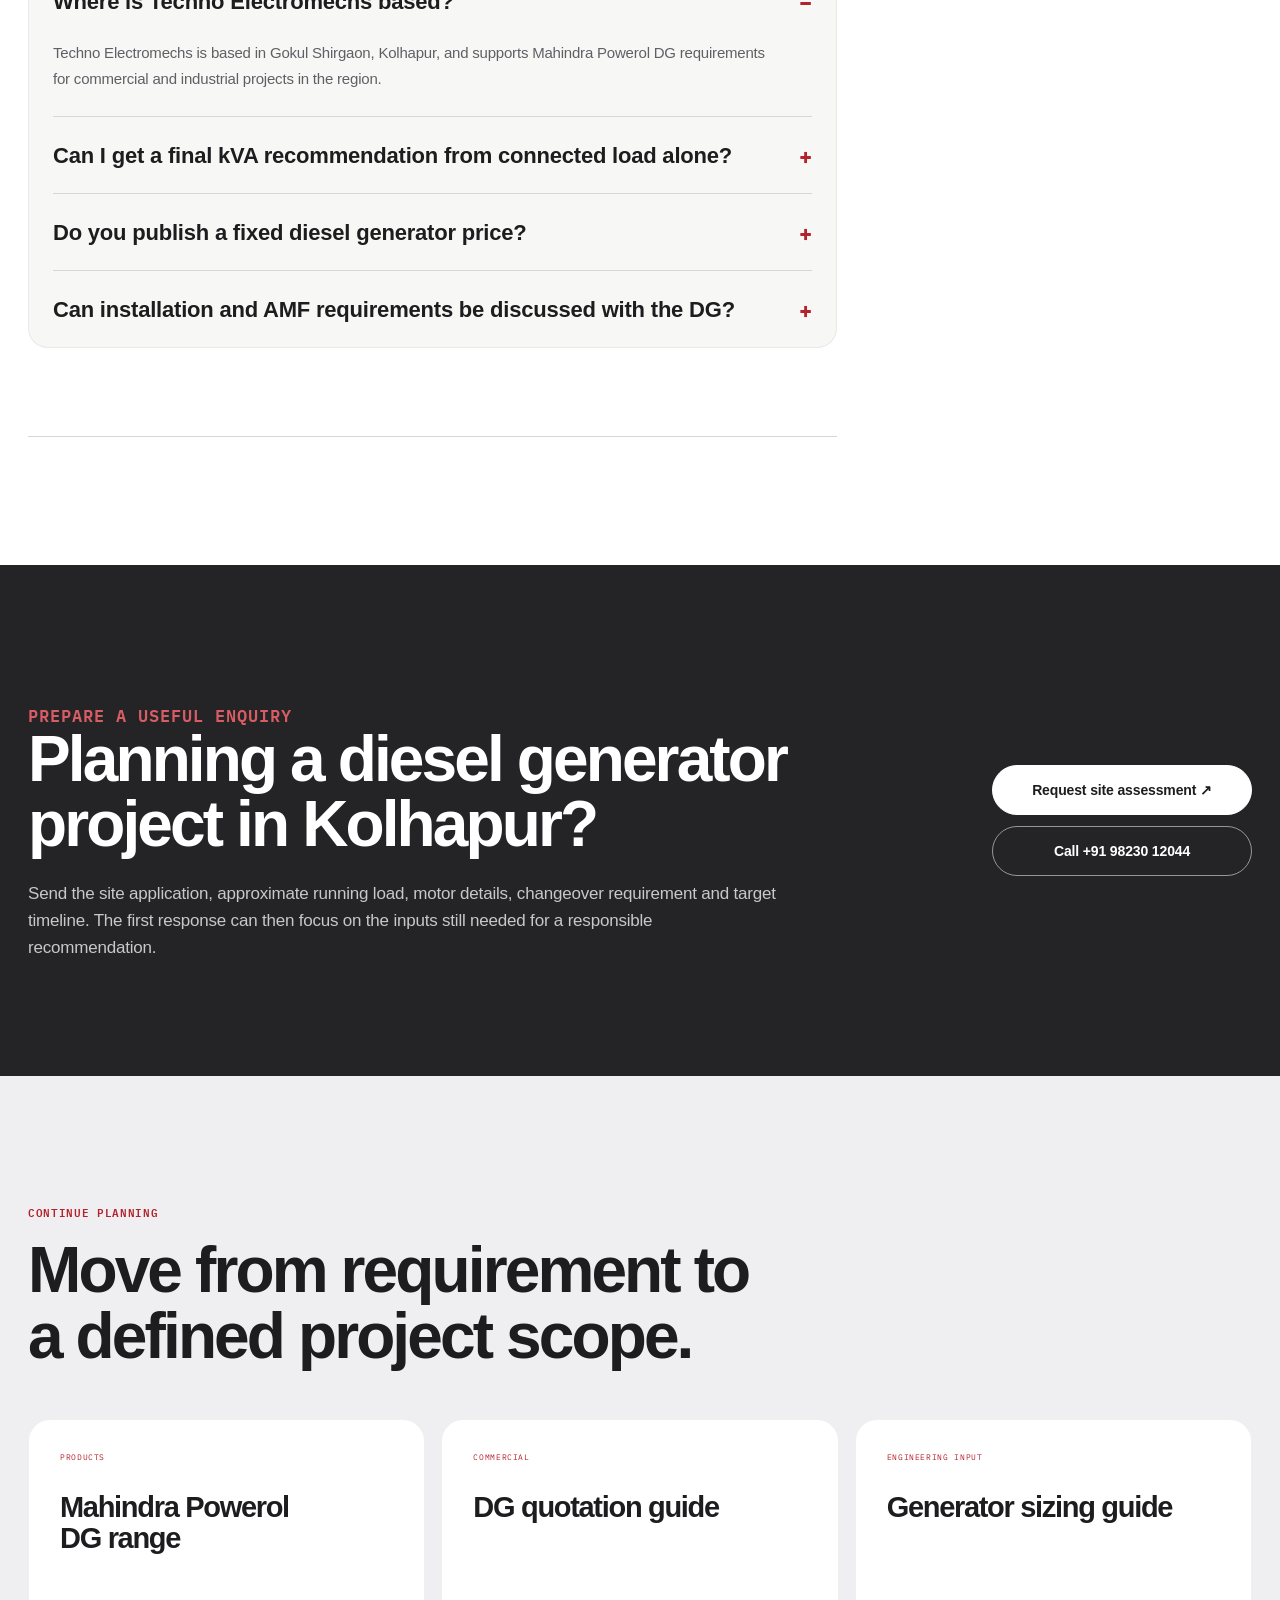
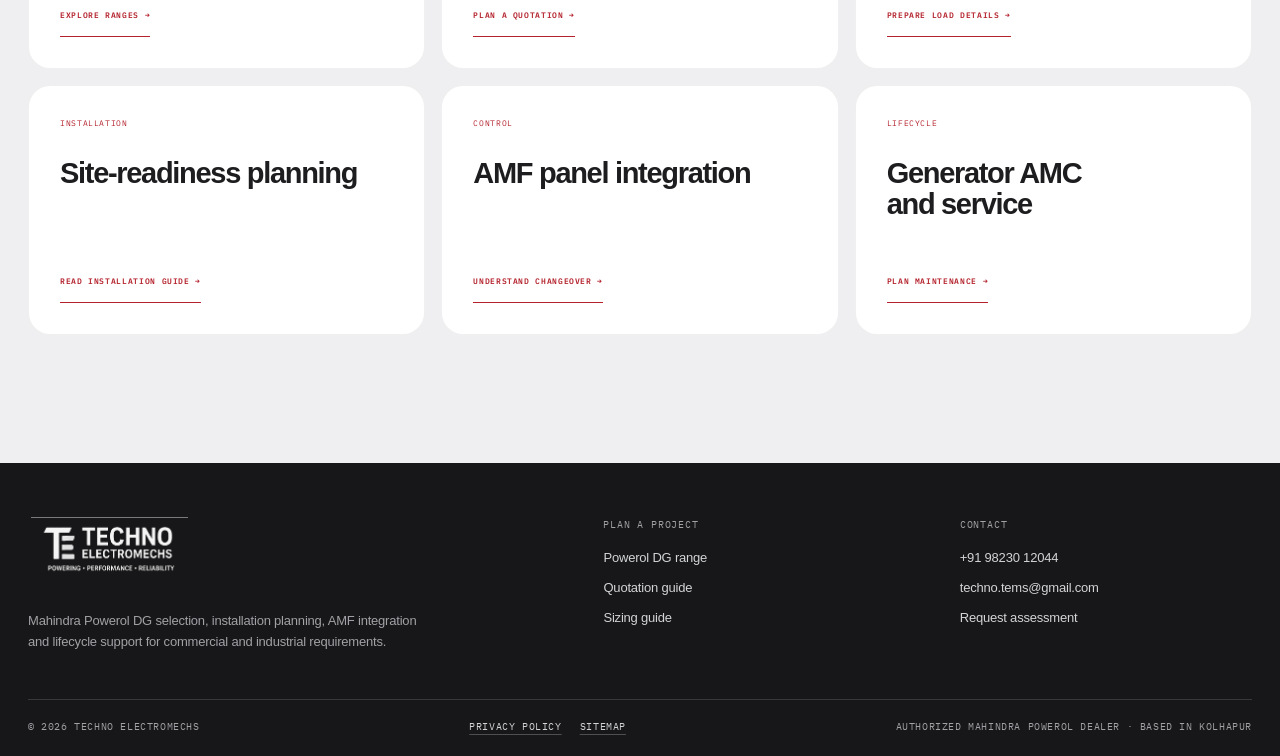
<file: diesel-generator-dealer-kolhapur.html>
<!doctype html>
<html lang="en-IN" class="no-js">
<head>
  <meta charset="utf-8" />
  <meta name="viewport" content="width=device-width, initial-scale=1" />
  <title>Diesel Generator Dealer in Kolhapur | Mahindra Powerol</title>
  <meta name="description" content="Authorized Mahindra Powerol dealer based in Gokul Shirgaon, Kolhapur, for DG selection, installation, AMF integration, commissioning and lifecycle support." />
  <meta name="robots" content="index, follow, max-image-preview:large" />
  <meta name="theme-color" content="#15171a" />
  <meta name="format-detection" content="telephone=yes" />
  <link rel="canonical" href="https://shrinidhi13.github.io/technoelectromechs/diesel-generator-dealer-kolhapur.html" />
  <link rel="alternate" hreflang="en-IN" href="https://shrinidhi13.github.io/technoelectromechs/diesel-generator-dealer-kolhapur.html" />
  <link rel="alternate" hreflang="x-default" href="https://shrinidhi13.github.io/technoelectromechs/diesel-generator-dealer-kolhapur.html" />

  <meta property="og:type" content="website" />
  <meta property="og:locale" content="en_IN" />
  <meta property="og:site_name" content="Techno Electromechs" />
  <meta property="og:url" content="https://shrinidhi13.github.io/technoelectromechs/diesel-generator-dealer-kolhapur.html" />
  <meta property="og:title" content="Diesel Generator Dealer in Kolhapur | Mahindra Powerol" />
  <meta property="og:description" content="Load-first Mahindra Powerol DG selection and project support from an authorized dealer based in Gokul Shirgaon, Kolhapur." />
  <meta property="og:image" content="https://shrinidhi13.github.io/technoelectromechs/assets/og-image.png" />
  <meta property="og:image:width" content="1200" />
  <meta property="og:image:height" content="630" />
  <meta property="og:image:alt" content="Techno Electromechs Mahindra Powerol DG solutions in Kolhapur" />
  <meta name="twitter:card" content="summary_large_image" />
  <meta name="twitter:title" content="Diesel Generator Dealer in Kolhapur | Mahindra Powerol" />
  <meta name="twitter:description" content="Mahindra Powerol DG selection, installation planning, AMF integration and lifecycle support in Kolhapur." />
  <meta name="twitter:image" content="https://shrinidhi13.github.io/technoelectromechs/assets/og-image.png" />
  <meta name="twitter:image:alt" content="Techno Electromechs Mahindra Powerol DG solutions in Kolhapur" />

  <link rel="icon" href="assets/favicon.svg" type="image/svg+xml" />
  <link rel="manifest" href="site.webmanifest" />
  <link rel="preconnect" href="https://fonts.googleapis.com" />
  <link rel="preconnect" href="https://fonts.gstatic.com" crossorigin />
  <link href="https://fonts.googleapis.com/css2?family=Barlow+Condensed:wght@600;700;800&family=IBM+Plex+Mono:wght@500;600&family=IBM+Plex+Sans:wght@400;500;600;700&display=swap" rel="stylesheet" />
  <link rel="stylesheet" href="assets/styles.css" />
  <link rel="stylesheet" href="assets/premium.css" />
  <script type="application/ld+json">
  {
    "@context": "https://schema.org",
    "@graph": [
      {
        "@type": "Service",
        "@id": "https://shrinidhi13.github.io/technoelectromechs/diesel-generator-dealer-kolhapur.html#service",
        "url": "https://shrinidhi13.github.io/technoelectromechs/diesel-generator-dealer-kolhapur.html",
        "name": "Mahindra Powerol Diesel Generator Solutions in Kolhapur",
        "serviceType": "Diesel generator selection and project support",
        "description": "Load assessment, Mahindra Powerol DG selection, installation planning, AMF integration, commissioning coordination and lifecycle support for Kolhapur requirements.",
        "provider": {"@id": "https://shrinidhi13.github.io/technoelectromechs/#business"},
        "areaServed": {"@type": "City", "name": "Kolhapur"}
      },
      {
        "@type": "BreadcrumbList",
        "@id": "https://shrinidhi13.github.io/technoelectromechs/diesel-generator-dealer-kolhapur.html#breadcrumb",
        "itemListElement": [
          {"@type": "ListItem", "position": 1, "name": "Home", "item": "https://shrinidhi13.github.io/technoelectromechs/"},
          {"@type": "ListItem", "position": 2, "name": "Diesel Generator Dealer in Kolhapur", "item": "https://shrinidhi13.github.io/technoelectromechs/diesel-generator-dealer-kolhapur.html"}
        ]
      }
    ]
  }
  </script>
</head>
<body class="service-page">
  <a class="skip-link" href="#main-content">Skip to main content</a>
  <header class="subpage-header">
    <div class="utility-bar"><div class="shell utility-inner"><span>Mahindra Powerol authorized dealer</span><span class="utility-location">Gokul Shirgaon · Kolhapur</span><a href="tel:+919823012044">+91 98230 12044</a></div></div>
    <div class="shell subpage-nav-row">
      <a class="brand" href="index.html" aria-label="Techno Electromechs home"><img class="brand-logo" src="assets/brand/techno-electromechs-logo-horizontal-transparent.png" width="323" height="123" alt="Techno Electromechs" /></a>
      <nav class="subpage-links" aria-label="Site navigation">
        <details class="page-menu">
          <summary><span>Explore pages</span><span class="page-menu__chevron" aria-hidden="true"></span></summary>
          <div class="page-menu__panel">
            <div class="page-menu__head"><span>Navigate / 01</span><strong>Plan a DG requirement.</strong><p>Move from the local requirement to product, sizing and quotation guidance.</p></div>
            <div class="page-menu__links">
              <a class="page-menu__link page-menu__link--home" href="index.html"><span class="page-menu__index">00</span><span><strong>Homepage</strong><small>Overview and contact</small></span><span class="page-menu__arrow" aria-hidden="true">↗</span></a>
              <a class="page-menu__link" href="mahindra-powerol-diesel-generators.html"><span class="page-menu__index">01</span><span><strong>Powerol DG range</strong><small>Explore project bands</small></span><span class="page-menu__arrow" aria-hidden="true">↗</span></a>
              <a class="page-menu__link" href="diesel-generator-dealer-kolhapur.html" aria-current="page"><span class="page-menu__index">02</span><span><strong>Kolhapur</strong><small>Local DG project support</small></span><span class="page-menu__arrow" aria-hidden="true">↗</span></a>
              <a class="page-menu__link" href="diesel-generator-dealer-sangli.html"><span class="page-menu__index">03</span><span><strong>Sangli</strong><small>Service-area enquiries</small></span><span class="page-menu__arrow" aria-hidden="true">↗</span></a>
              <a class="page-menu__link" href="diesel-generator-price.html"><span class="page-menu__index">04</span><span><strong>Quotation guide</strong><small>What shapes project cost</small></span><span class="page-menu__arrow" aria-hidden="true">↗</span></a>
              <a class="page-menu__link" href="generator-sizing-guide.html"><span class="page-menu__index">05</span><span><strong>Sizing guide</strong><small>Prepare a useful load brief</small></span><span class="page-menu__arrow" aria-hidden="true">↗</span></a>
            </div>
            <div class="page-menu__foot"><a href="privacy-policy.html">Privacy policy</a><a href="index.html#contact">Request assessment →</a></div>
          </div>
        </details>
        <a class="button button--primary button--small" href="index.html#contact">Request assessment ↗</a>
      </nav>
    </div>
  </header>

  <main id="main-content">
    <nav class="breadcrumb shell" aria-label="Breadcrumb"><a href="index.html">Home</a><span aria-hidden="true">/</span><span>Diesel generator dealer in Kolhapur</span></nav>
    <section class="subpage-hero"><div class="shell subpage-hero-grid">
      <div><p class="section-code"><span>Kolhapur project support</span> Load-first DG planning</p><h1>Mahindra Powerol diesel generator solutions in <em>Kolhapur.</em></h1><p class="subpage-lead">Techno Electromechs is an authorized Mahindra Powerol dealer based in Gokul Shirgaon, Kolhapur. We help commercial and industrial buyers define the load, controls, installation scope and lifecycle needs before a DG recommendation is finalized.</p><div class="subpage-actions"><a class="button button--primary" href="index.html#contact">Get a DG recommendation ↗</a><a class="button button--line" href="https://wa.me/919823012044?text=Hello%20Techno%20Electromechs%2C%20I%20need%20help%20with%20a%20Mahindra%20Powerol%20DG%20requirement%20in%20Kolhapur.%20Site%20or%20application%3A%20Approximate%20load%3A%20Timeline%3A%20Please%20contact%20me." target="_blank" rel="noopener noreferrer">WhatsApp sales</a></div></div>
      <dl class="project-facts"><div><dt>Dealer base</dt><dd>Gokul Shirgaon</dd></div><div><dt>Selection method</dt><dd>Load before rating</dd></div><div><dt>Project scope</dt><dd>DG · AMF · Installation</dd></div></dl>
    </div></section>

    <section class="subpage-body section-pad"><div class="shell editorial-grid">
      <article class="longform">
        <section id="dealer"><p class="eyebrow">Local dealer support / 01</p><h2>Start with the operating requirement, not a catalogue number.</h2><p>A diesel generator is part of a wider standby-power system. The useful first discussion is about what must remain operational, which loads start together, how long the DG may run, how the site changes over from utility supply and what installation work is already available.</p><p>Techno Electromechs brings the Mahindra Powerol product conversation together with load review, control planning and site coordination. Final model, configuration, duty and availability are confirmed during the project quotation rather than assumed from a broad capacity label.</p><div class="content-callout"><span>Prepare the brief</span><p>Share the site application, running loads, motor details, starting method, essential-load priority, future expansion and target timeline. If some values are unknown, identify them as unknown so they can be reviewed.</p></div></section>

        <section id="selection"><p class="eyebrow">DG selection / 02</p><h2>Capacity is a result of the load study.</h2><p>Connected load alone does not determine the correct DG. Motor starting current, starting method, load sequence, power factor, duty, environmental conditions and future expansion can all affect the recommendation. The <a class="arrow-link" href="generator-sizing-guide.html">generator sizing guide →</a> explains how to prepare these inputs without presenting an online estimate as a final engineering decision.</p><div class="info-grid">
          <div class="info-card"><span>INPUT 01</span><h3>Running load</h3><p>Identify the equipment that must operate during an outage and separate essential from optional loads.</p></div>
          <div class="info-card"><span>INPUT 02</span><h3>Motor starting</h3><p>Record motor ratings, starting methods and whether large motors may start while other loads are connected.</p></div>
          <div class="info-card"><span>INPUT 03</span><h3>Operating duty</h3><p>Describe expected outage duration, frequency, load variation and any critical operating constraints.</p></div>
          <div class="info-card"><span>INPUT 04</span><h3>Site conditions</h3><p>Confirm access, environment, proposed DG position and the electrical interface with the facility.</p></div>
        </div><p>Use the <a class="arrow-link" href="mahindra-powerol-diesel-generators.html">Mahindra Powerol DG range overview →</a> to explore broad project bands before requesting a site-specific recommendation.</p></section>

        <section id="quotation"><p class="eyebrow">Project quotation / 03</p><h2>Compare a complete project scope, not only the DG rating.</h2><p>A quotation may need to account for the selected configuration, controls, AMF or changeover arrangement, delivery and unloading, foundation readiness, cabling, earthing, exhaust, ventilation, fuel arrangement, installation coordination, testing, commissioning and the agreed service scope. Items vary by project, so they should be written into the quotation rather than assumed.</p><p>The <a class="arrow-link" href="diesel-generator-price.html">diesel generator quotation guide →</a> sets out the information that helps make commercial comparisons clearer without publishing an unsupported fixed price.</p></section>

        <section id="installation"><p class="eyebrow">Site integration / 04</p><h2>Plan the room, electrical path and changeover before delivery.</h2><p>Delivery access and equipment placement are only the beginning. A project review should consider the base or foundation, maintenance clearance, ventilation and hot-air discharge, exhaust routing, earthing, power and control cables, fuel provisions, fire and site requirements, and the commissioning sequence.</p><ul class="content-list">
          <li><strong>Installation planning:</strong> use the <a href="dg-set-installation-kolhapur.html">Kolhapur DG installation guide</a> to review access, foundation, airflow, exhaust, cabling and earthing.</li>
          <li><strong>Automatic changeover:</strong> use the <a href="amf-panel-installation-kolhapur.html">AMF panel guide</a> to distinguish utility sensing, DG start command and the electrical transfer path.</li>
          <li><strong>Handover:</strong> agree the checks, operating demonstration, records and responsibilities needed before the system enters service.</li>
        </ul></section>

        <section id="lifecycle"><p class="eyebrow">Lifecycle planning / 05</p><h2>Include readiness after commissioning.</h2><p>A standby DG needs an operating and maintenance plan even when it runs infrequently. Equipment identity, running hours, alarms, inspections, consumables, defects and test observations should be recorded so future service decisions begin with evidence.</p><p>For an existing installation, share the make, model, rating, controller, age, running hours and available service history. The <a class="arrow-link" href="generator-amc-service-kolhapur.html">generator AMC and service guide →</a> explains what can be considered when defining a preventive plan.</p></section>

        <section id="questions"><p class="eyebrow">Kolhapur buyer questions / 06</p><h2>Questions before requesting a DG quotation.</h2><div class="service-page-faq">
          <details open><summary>Where is Techno Electromechs based?</summary><p>Techno Electromechs is based in Gokul Shirgaon, Kolhapur, and supports Mahindra Powerol DG requirements for commercial and industrial projects in the region.</p></details>
          <details><summary>Can I get a final kVA recommendation from connected load alone?</summary><p>No. Running load, motor starting, load sequence, power factor, duty, future expansion and site conditions should be reviewed before final selection.</p></details>
          <details><summary>Do you publish a fixed diesel generator price?</summary><p>No. The project quotation depends on the selected configuration and the required control, delivery, installation, commissioning and service scope.</p></details>
          <details><summary>Can installation and AMF requirements be discussed with the DG?</summary><p>Yes. Share the existing electrical arrangement, essential load, proposed equipment location and project status so those interfaces can be considered together.</p></details>
        </div></section>
      </article>
      <aside class="page-toc" aria-label="On this page"><span>On this page</span><nav><a href="#dealer">Local dealer support</a><a href="#selection">DG selection</a><a href="#quotation">Project quotation</a><a href="#installation">Site integration</a><a href="#lifecycle">Lifecycle planning</a><a href="#questions">Buyer questions</a></nav><a class="button button--primary" href="index.html#contact">Request assessment ↗</a></aside>
    </div></section>

    <section class="page-cta"><div class="shell page-cta-grid"><div><p class="eyebrow">Prepare a useful enquiry</p><h2>Planning a diesel generator project in Kolhapur?</h2><p>Send the site application, approximate running load, motor details, changeover requirement and target timeline. The first response can then focus on the inputs still needed for a responsible recommendation.</p></div><div class="page-cta-actions"><a class="button button--light" href="index.html#contact">Request site assessment ↗</a><a class="button button--line-dark" href="tel:+919823012044">Call +91 98230 12044</a></div></div></section>

    <section class="related-section section-pad"><div class="shell"><p class="eyebrow">Continue planning</p><h2>Move from requirement to a defined project scope.</h2><div class="related-grid">
      <a class="related-card" href="mahindra-powerol-diesel-generators.html"><span>Products</span><h3>Mahindra Powerol DG range</h3><span class="arrow-link">Explore ranges →</span></a>
      <a class="related-card" href="diesel-generator-price.html"><span>Commercial</span><h3>DG quotation guide</h3><span class="arrow-link">Plan a quotation →</span></a>
      <a class="related-card" href="generator-sizing-guide.html"><span>Engineering input</span><h3>Generator sizing guide</h3><span class="arrow-link">Prepare load details →</span></a>
      <a class="related-card" href="dg-set-installation-kolhapur.html"><span>Installation</span><h3>Site-readiness planning</h3><span class="arrow-link">Read installation guide →</span></a>
      <a class="related-card" href="amf-panel-installation-kolhapur.html"><span>Control</span><h3>AMF panel integration</h3><span class="arrow-link">Understand changeover →</span></a>
      <a class="related-card" href="generator-amc-service-kolhapur.html"><span>Lifecycle</span><h3>Generator AMC and service</h3><span class="arrow-link">Plan maintenance →</span></a>
    </div></div></section>
  </main>

  <footer class="site-footer"><div class="shell footer-grid"><div class="footer-brand"><a class="brand brand--footer" href="index.html"><img class="brand-logo" src="assets/brand/techno-electromechs-logo-horizontal-transparent.png" width="323" height="123" alt="Techno Electromechs" /></a><p>Mahindra Powerol DG selection, installation planning, AMF integration and lifecycle support for commercial and industrial requirements.</p></div><div class="footer-links"><span>Plan a project</span><a href="mahindra-powerol-diesel-generators.html">Powerol DG range</a><a href="diesel-generator-price.html">Quotation guide</a><a href="generator-sizing-guide.html">Sizing guide</a></div><div class="footer-links"><span>Contact</span><a href="tel:+919823012044">+91 98230 12044</a><a href="mailto:techno.tems@gmail.com">techno.tems@gmail.com</a><a href="index.html#contact">Request assessment</a></div></div><div class="shell footer-bottom"><span>© 2026 Techno Electromechs</span><nav class="footer-legal" aria-label="Legal and site links"><a href="privacy-policy.html">Privacy policy</a><a href="sitemap.xml">Sitemap</a></nav><span>Authorized Mahindra Powerol dealer · Based in Kolhapur</span></div></footer>
  <a class="floating-whatsapp" href="https://wa.me/919823012044?text=Hello%20Techno%20Electromechs%2C%20I%20need%20help%20with%20a%20Mahindra%20Powerol%20DG%20requirement%20in%20Kolhapur.%20Site%20or%20application%3A%20Approximate%20load%3A%20Timeline%3A%20Please%20contact%20me." target="_blank" rel="noopener noreferrer" aria-label="Contact us on WhatsApp — Techno Electromechs" title="Contact us on WhatsApp">
    <span class="floating-whatsapp__note" aria-hidden="true">Contact us on WhatsApp</span>
    <img class="floating-whatsapp__icon" src="assets/whatsapp-mark.svg" width="46" height="46" alt="" aria-hidden="true" />
  </a>

  <div class="mobile-actions" aria-label="Quick contact actions">
    <a href="tel:+919823012044" aria-label="Call Techno Electromechs">Call</a>
    <a href="https://wa.me/919823012044?text=Hello%20Techno%20Electromechs%2C%20I%20need%20help%20with%20a%20Mahindra%20Powerol%20DG%20requirement%20in%20Kolhapur.%20Site%20or%20application%3A%20Approximate%20load%3A%20Timeline%3A%20Please%20contact%20me." target="_blank" rel="noopener noreferrer" aria-label="Discuss a Kolhapur DG requirement on WhatsApp">WhatsApp</a>
    <a href="index.html#contact">Assessment</a>
  </div>
  <script src="assets/navigation.js" defer></script>
</body>
</html>
</file>
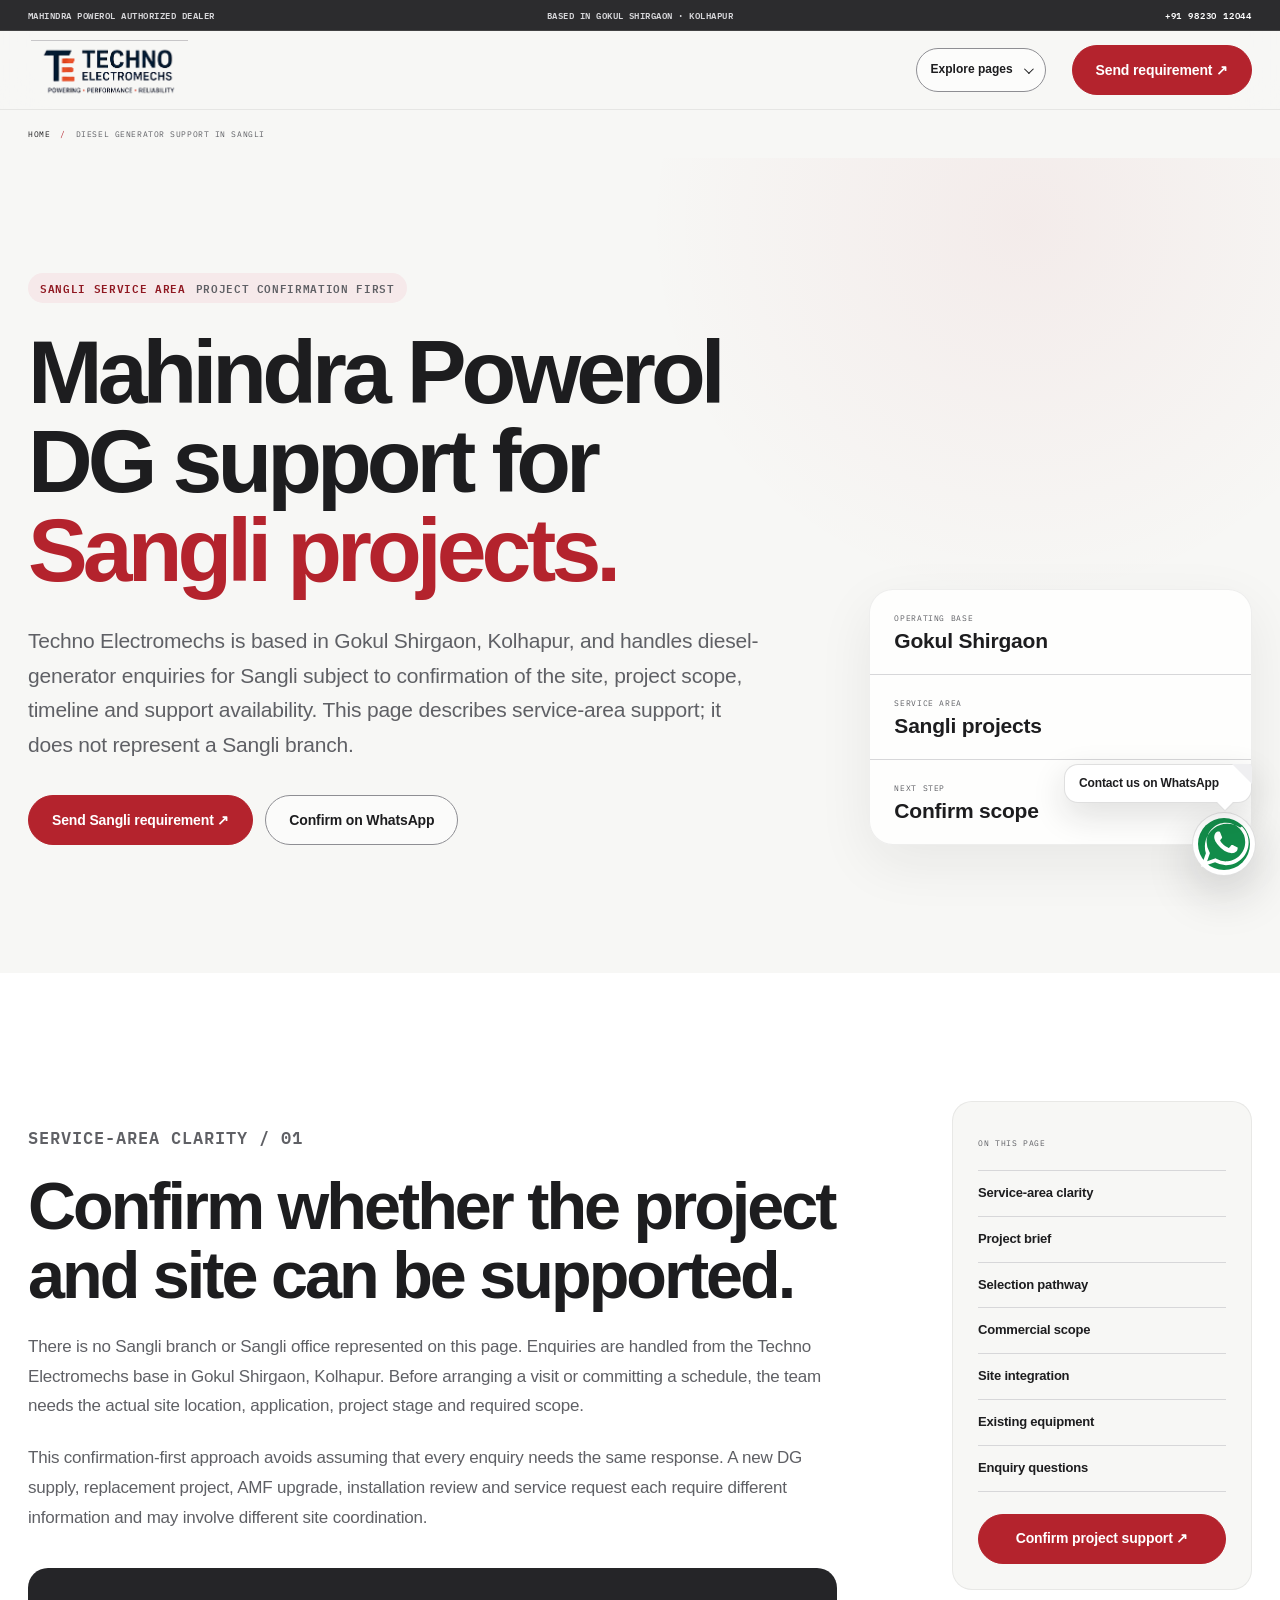
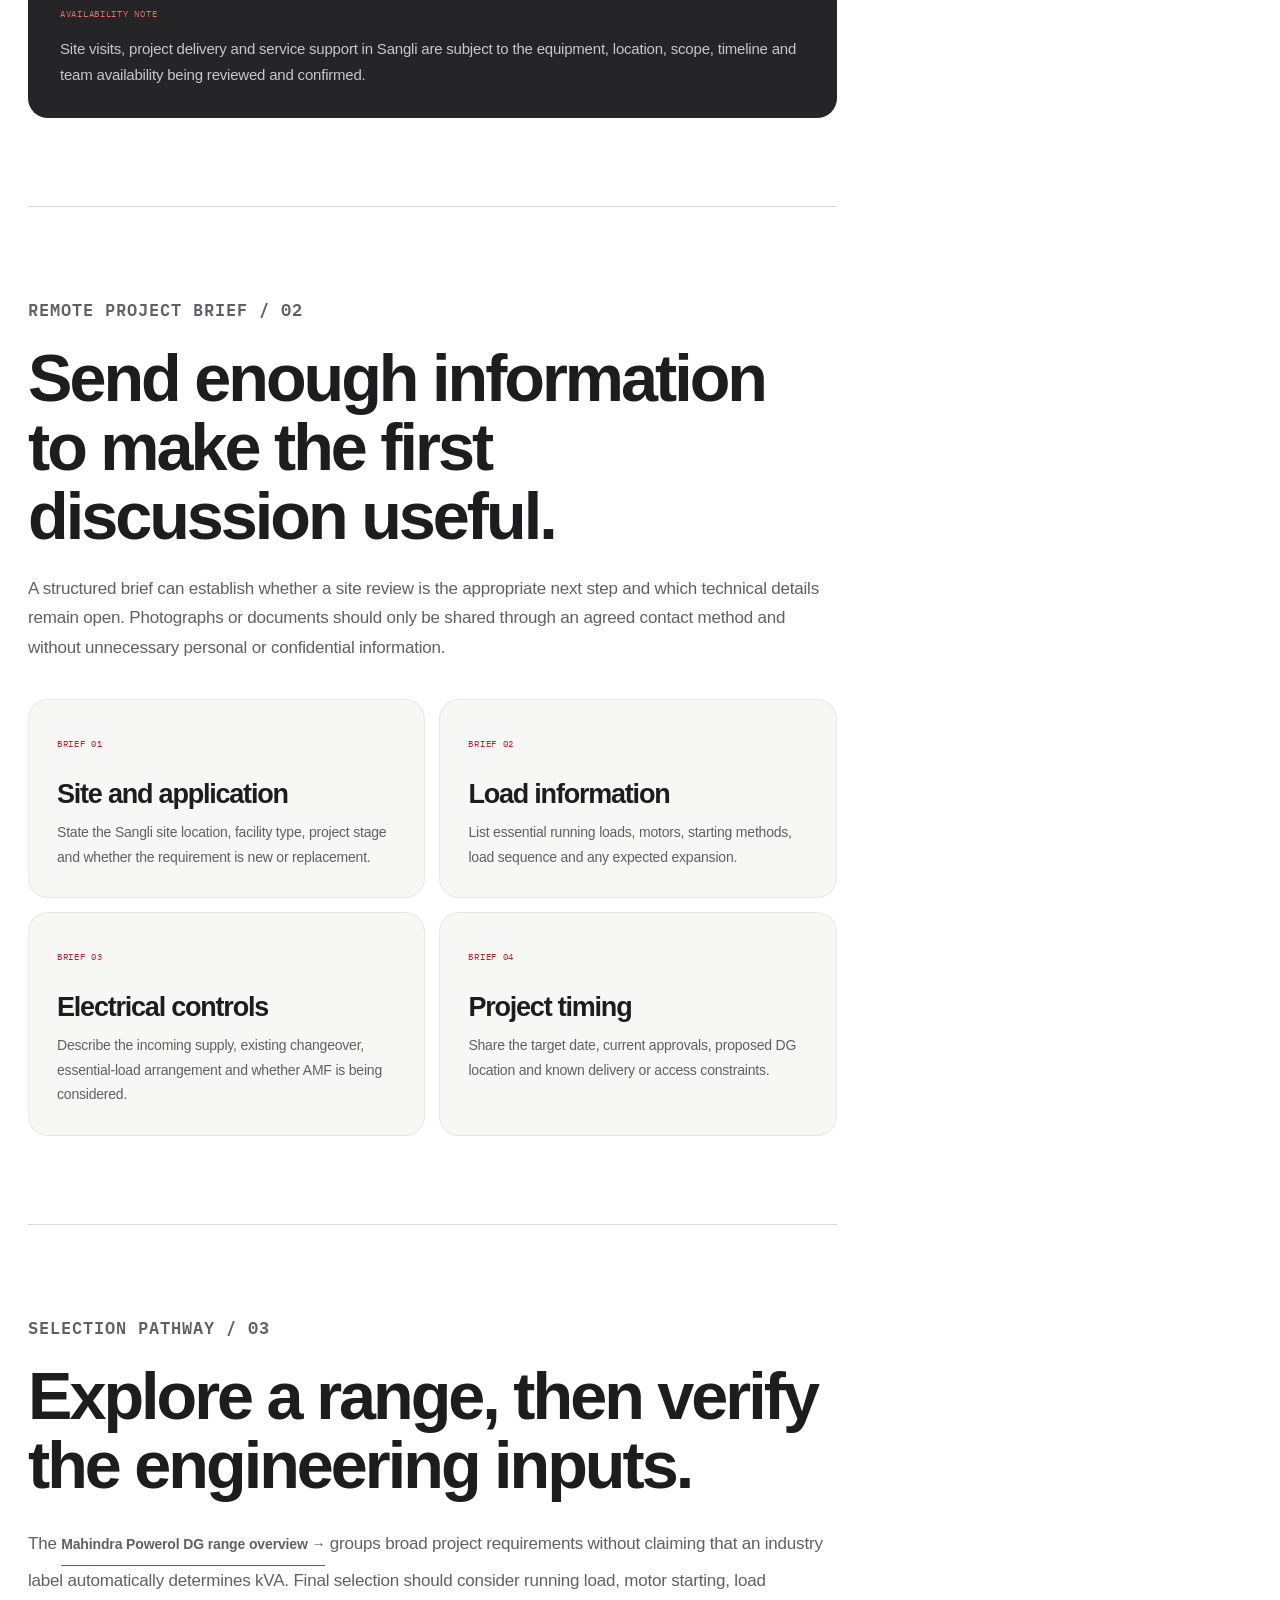
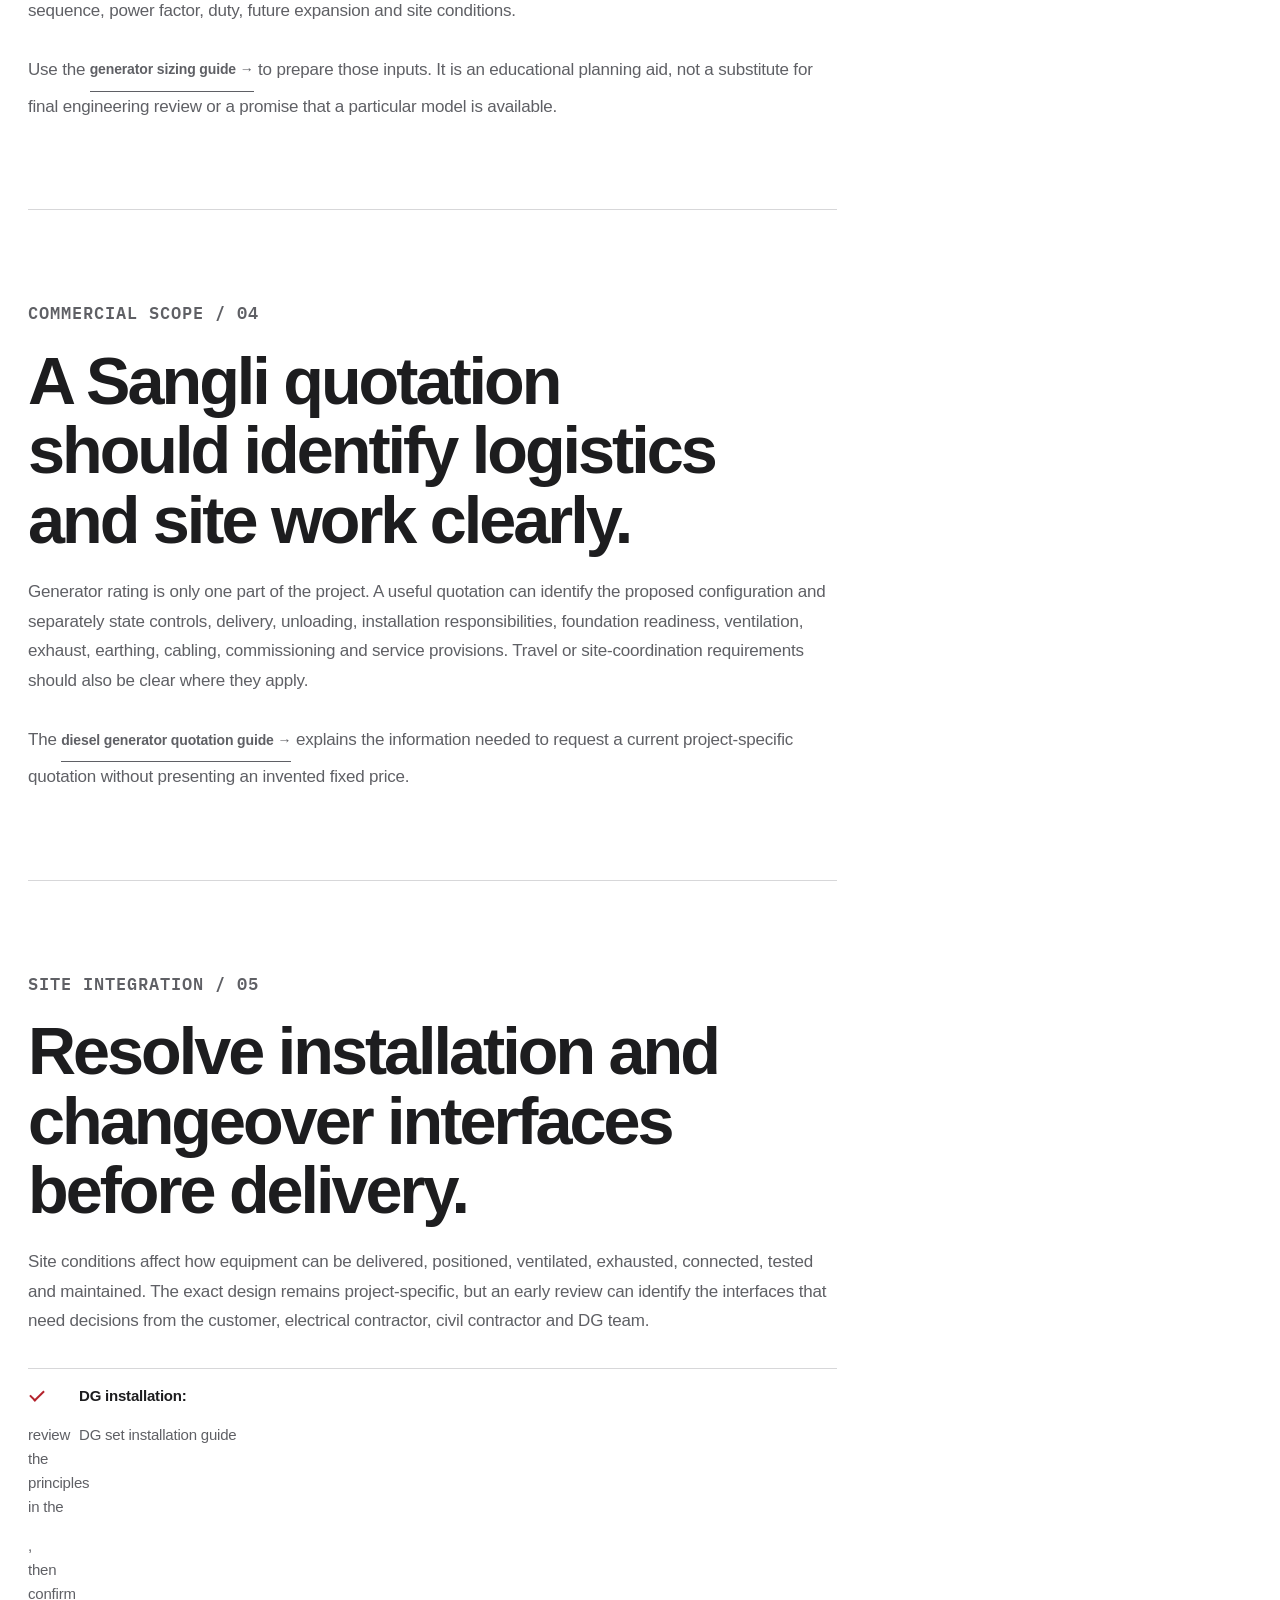
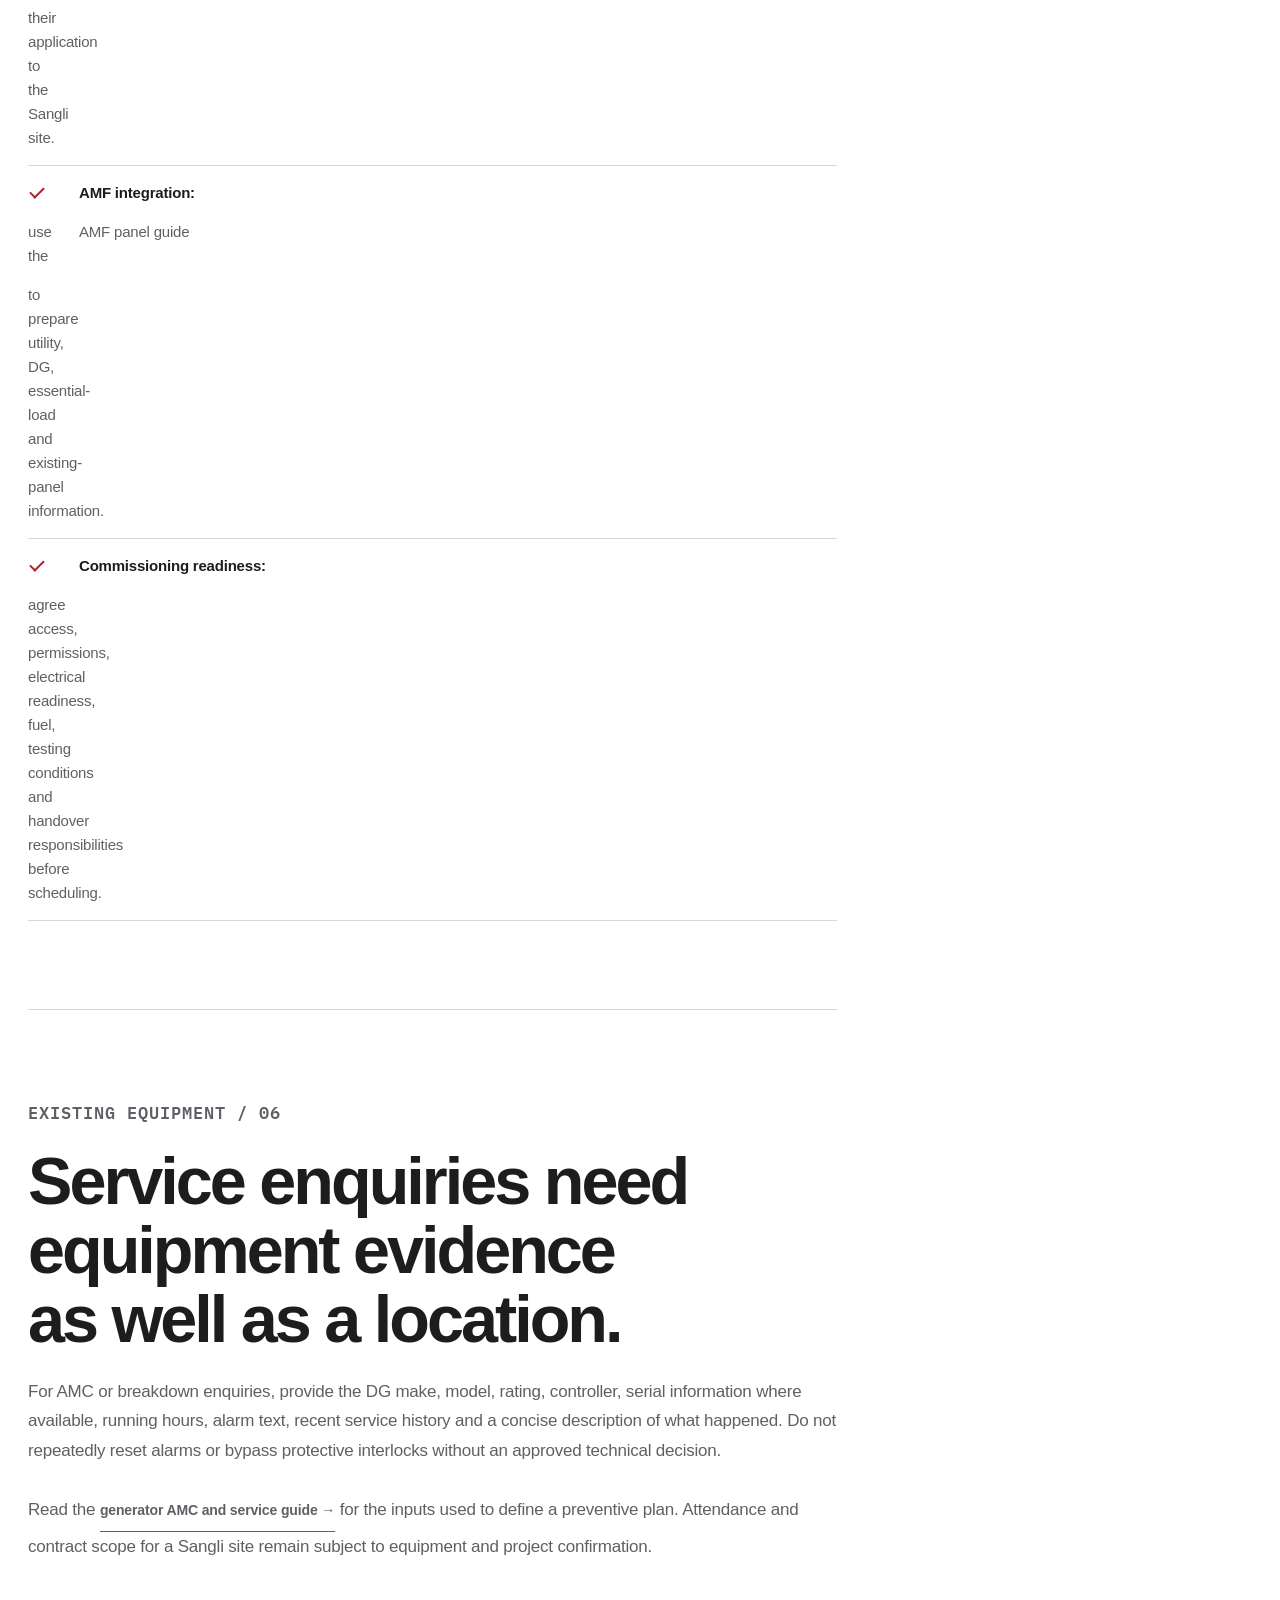
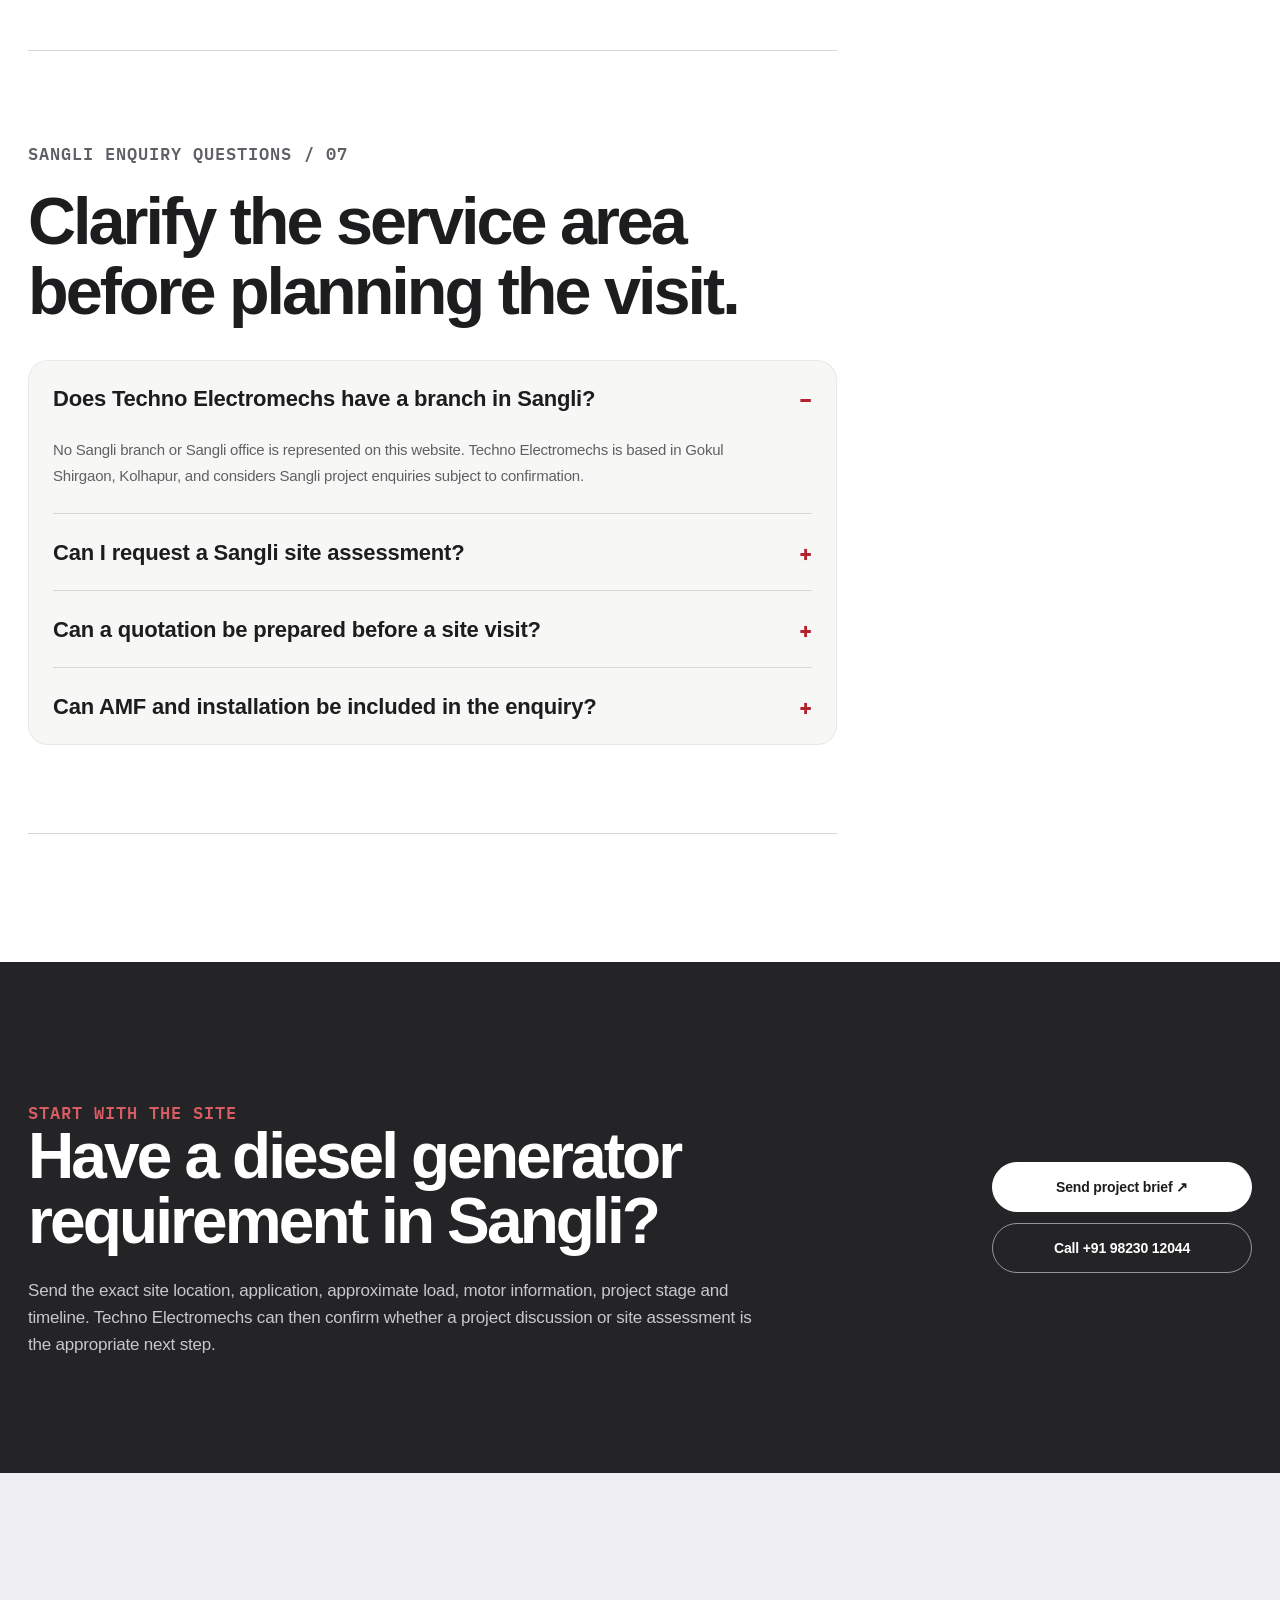
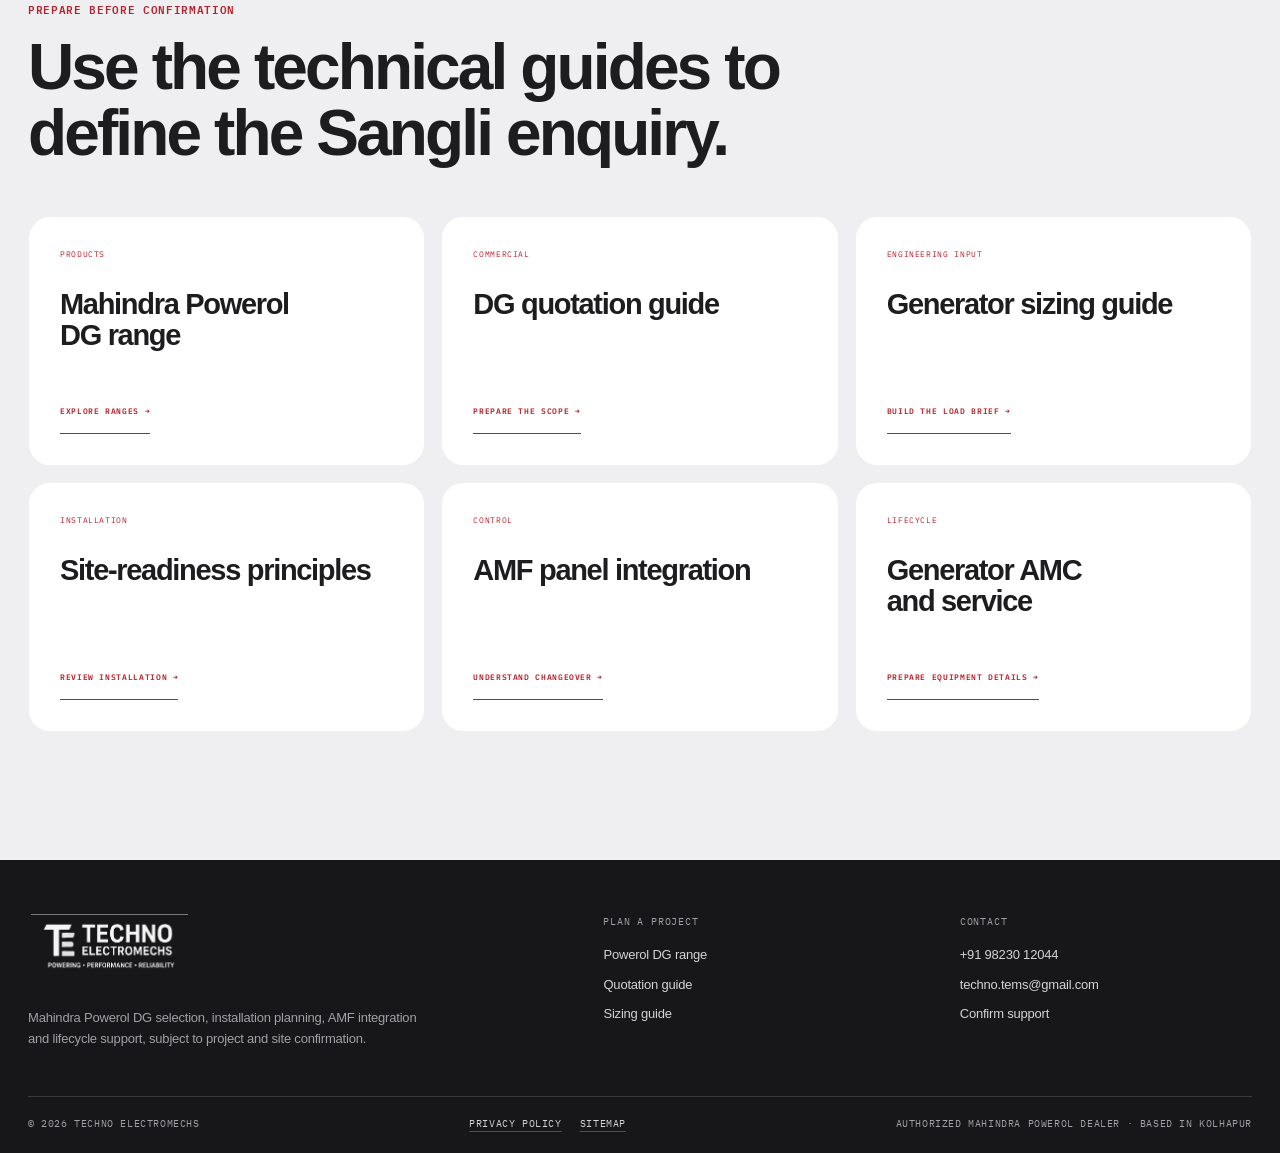
<file: diesel-generator-dealer-sangli.html>
<!doctype html>
<html lang="en-IN" class="no-js">
<head>
  <meta charset="utf-8" />
  <meta name="viewport" content="width=device-width, initial-scale=1" />
  <title>Diesel Generator Support in Sangli | Mahindra Powerol</title>
  <meta name="description" content="Kolhapur-based Mahindra Powerol dealer supporting Sangli DG selection, installation, AMF panels and AMC, with visits confirmed per project." />
  <meta name="robots" content="index, follow, max-image-preview:large" />
  <meta name="theme-color" content="#15171a" />
  <meta name="format-detection" content="telephone=yes" />
  <link rel="canonical" href="https://shrinidhi13.github.io/technoelectromechs/diesel-generator-dealer-sangli.html" />
  <link rel="alternate" hreflang="en-IN" href="https://shrinidhi13.github.io/technoelectromechs/diesel-generator-dealer-sangli.html" />
  <link rel="alternate" hreflang="x-default" href="https://shrinidhi13.github.io/technoelectromechs/diesel-generator-dealer-sangli.html" />

  <meta property="og:type" content="website" />
  <meta property="og:locale" content="en_IN" />
  <meta property="og:site_name" content="Techno Electromechs" />
  <meta property="og:url" content="https://shrinidhi13.github.io/technoelectromechs/diesel-generator-dealer-sangli.html" />
  <meta property="og:title" content="Diesel Generator Support in Sangli | Mahindra Powerol" />
  <meta property="og:description" content="Sangli DG project enquiries supported from Techno Electromechs' Gokul Shirgaon, Kolhapur base, subject to site and project confirmation." />
  <meta property="og:image" content="https://shrinidhi13.github.io/technoelectromechs/assets/og-image.png" />
  <meta property="og:image:width" content="1200" />
  <meta property="og:image:height" content="630" />
  <meta property="og:image:alt" content="Techno Electromechs Mahindra Powerol DG project support for Sangli" />
  <meta name="twitter:card" content="summary_large_image" />
  <meta name="twitter:title" content="Diesel Generator Support in Sangli | Mahindra Powerol" />
  <meta name="twitter:description" content="Load-first Mahindra Powerol DG project support for Sangli from a dealer based in Gokul Shirgaon, Kolhapur." />
  <meta name="twitter:image" content="https://shrinidhi13.github.io/technoelectromechs/assets/og-image.png" />
  <meta name="twitter:image:alt" content="Techno Electromechs Mahindra Powerol DG project support for Sangli" />

  <link rel="icon" href="assets/favicon.svg" type="image/svg+xml" />
  <link rel="manifest" href="site.webmanifest" />
  <link rel="preconnect" href="https://fonts.googleapis.com" />
  <link rel="preconnect" href="https://fonts.gstatic.com" crossorigin />
  <link href="https://fonts.googleapis.com/css2?family=Barlow+Condensed:wght@600;700;800&family=IBM+Plex+Mono:wght@500;600&family=IBM+Plex+Sans:wght@400;500;600;700&display=swap" rel="stylesheet" />
  <link rel="stylesheet" href="assets/styles.css" />
  <link rel="stylesheet" href="assets/premium.css" />
  <script type="application/ld+json">
  {
    "@context": "https://schema.org",
    "@graph": [
      {
        "@type": "Service",
        "@id": "https://shrinidhi13.github.io/technoelectromechs/diesel-generator-dealer-sangli.html#service",
        "url": "https://shrinidhi13.github.io/technoelectromechs/diesel-generator-dealer-sangli.html",
        "name": "Mahindra Powerol Diesel Generator Project Support for Sangli",
        "serviceType": "Diesel generator project enquiry and planning support",
        "description": "Mahindra Powerol DG selection, installation planning, AMF integration and lifecycle-support enquiries for Sangli, handled from Techno Electromechs' Kolhapur base subject to site, project and availability confirmation.",
        "provider": {"@id": "https://shrinidhi13.github.io/technoelectromechs/#business"},
        "areaServed": {"@type": "City", "name": "Sangli"}
      },
      {
        "@type": "BreadcrumbList",
        "@id": "https://shrinidhi13.github.io/technoelectromechs/diesel-generator-dealer-sangli.html#breadcrumb",
        "itemListElement": [
          {"@type": "ListItem", "position": 1, "name": "Home", "item": "https://shrinidhi13.github.io/technoelectromechs/"},
          {"@type": "ListItem", "position": 2, "name": "Diesel Generator Support in Sangli", "item": "https://shrinidhi13.github.io/technoelectromechs/diesel-generator-dealer-sangli.html"}
        ]
      }
    ]
  }
  </script>
</head>
<body class="service-page">
  <a class="skip-link" href="#main-content">Skip to main content</a>
  <header class="subpage-header">
    <div class="utility-bar"><div class="shell utility-inner"><span>Mahindra Powerol authorized dealer</span><span class="utility-location">Based in Gokul Shirgaon · Kolhapur</span><a href="tel:+919823012044">+91 98230 12044</a></div></div>
    <div class="shell subpage-nav-row">
      <a class="brand" href="index.html" aria-label="Techno Electromechs home"><img class="brand-logo" src="assets/brand/techno-electromechs-logo-horizontal-transparent.png" width="323" height="123" alt="Techno Electromechs" /></a>
      <nav class="subpage-links" aria-label="Site navigation">
        <details class="page-menu">
          <summary><span>Explore pages</span><span class="page-menu__chevron" aria-hidden="true"></span></summary>
          <div class="page-menu__panel">
            <div class="page-menu__head"><span>Navigate / 01</span><strong>Plan a DG requirement.</strong><p>Prepare the project brief before confirming the most useful next step.</p></div>
            <div class="page-menu__links">
              <a class="page-menu__link page-menu__link--home" href="index.html"><span class="page-menu__index">00</span><span><strong>Homepage</strong><small>Overview and contact</small></span><span class="page-menu__arrow" aria-hidden="true">↗</span></a>
              <a class="page-menu__link" href="mahindra-powerol-diesel-generators.html"><span class="page-menu__index">01</span><span><strong>Powerol DG range</strong><small>Explore project bands</small></span><span class="page-menu__arrow" aria-hidden="true">↗</span></a>
              <a class="page-menu__link" href="diesel-generator-dealer-kolhapur.html"><span class="page-menu__index">02</span><span><strong>Kolhapur</strong><small>Dealer-base support</small></span><span class="page-menu__arrow" aria-hidden="true">↗</span></a>
              <a class="page-menu__link" href="diesel-generator-dealer-sangli.html" aria-current="page"><span class="page-menu__index">03</span><span><strong>Sangli</strong><small>Service-area enquiries</small></span><span class="page-menu__arrow" aria-hidden="true">↗</span></a>
              <a class="page-menu__link" href="diesel-generator-price.html"><span class="page-menu__index">04</span><span><strong>Quotation guide</strong><small>What shapes project cost</small></span><span class="page-menu__arrow" aria-hidden="true">↗</span></a>
              <a class="page-menu__link" href="generator-sizing-guide.html"><span class="page-menu__index">05</span><span><strong>Sizing guide</strong><small>Prepare a useful load brief</small></span><span class="page-menu__arrow" aria-hidden="true">↗</span></a>
            </div>
            <div class="page-menu__foot"><a href="privacy-policy.html">Privacy policy</a><a href="index.html#contact">Confirm project support →</a></div>
          </div>
        </details>
        <a class="button button--primary button--small" href="index.html#contact">Send requirement ↗</a>
      </nav>
    </div>
  </header>

  <main id="main-content">
    <nav class="breadcrumb shell" aria-label="Breadcrumb"><a href="index.html">Home</a><span aria-hidden="true">/</span><span>Diesel generator support in Sangli</span></nav>
    <section class="subpage-hero"><div class="shell subpage-hero-grid">
      <div><p class="section-code"><span>Sangli service area</span> Project confirmation first</p><h1>Mahindra Powerol DG support for <em>Sangli projects.</em></h1><p class="subpage-lead">Techno Electromechs is based in Gokul Shirgaon, Kolhapur, and handles diesel-generator enquiries for Sangli subject to confirmation of the site, project scope, timeline and support availability. This page describes service-area support; it does not represent a Sangli branch.</p><div class="subpage-actions"><a class="button button--primary" href="index.html#contact">Send Sangli requirement ↗</a><a class="button button--line" href="https://wa.me/919823012044?text=Hello%20Techno%20Electromechs%2C%20I%20have%20a%20Mahindra%20Powerol%20DG%20requirement%20in%20Sangli.%20Site%20location%3A%20Application%3A%20Approximate%20load%3A%20Timeline%3A%20Please%20confirm%20project%20or%20site-visit%20availability." target="_blank" rel="noopener noreferrer">Confirm on WhatsApp</a></div></div>
      <dl class="project-facts"><div><dt>Operating base</dt><dd>Gokul Shirgaon</dd></div><div><dt>Service area</dt><dd>Sangli projects</dd></div><div><dt>Next step</dt><dd>Confirm scope</dd></div></dl>
    </div></section>

    <section class="subpage-body section-pad"><div class="shell editorial-grid">
      <article class="longform">
        <section id="coverage"><p class="eyebrow">Service-area clarity / 01</p><h2>Confirm whether the project and site can be supported.</h2><p>There is no Sangli branch or Sangli office represented on this page. Enquiries are handled from the Techno Electromechs base in Gokul Shirgaon, Kolhapur. Before arranging a visit or committing a schedule, the team needs the actual site location, application, project stage and required scope.</p><p>This confirmation-first approach avoids assuming that every enquiry needs the same response. A new DG supply, replacement project, AMF upgrade, installation review and service request each require different information and may involve different site coordination.</p><div class="content-callout"><span>Availability note</span><p>Site visits, project delivery and service support in Sangli are subject to the equipment, location, scope, timeline and team availability being reviewed and confirmed.</p></div></section>

        <section id="brief"><p class="eyebrow">Remote project brief / 02</p><h2>Send enough information to make the first discussion useful.</h2><p>A structured brief can establish whether a site review is the appropriate next step and which technical details remain open. Photographs or documents should only be shared through an agreed contact method and without unnecessary personal or confidential information.</p><div class="info-grid">
          <div class="info-card"><span>BRIEF 01</span><h3>Site and application</h3><p>State the Sangli site location, facility type, project stage and whether the requirement is new or replacement.</p></div>
          <div class="info-card"><span>BRIEF 02</span><h3>Load information</h3><p>List essential running loads, motors, starting methods, load sequence and any expected expansion.</p></div>
          <div class="info-card"><span>BRIEF 03</span><h3>Electrical controls</h3><p>Describe the incoming supply, existing changeover, essential-load arrangement and whether AMF is being considered.</p></div>
          <div class="info-card"><span>BRIEF 04</span><h3>Project timing</h3><p>Share the target date, current approvals, proposed DG location and known delivery or access constraints.</p></div>
        </div></section>

        <section id="selection"><p class="eyebrow">Selection pathway / 03</p><h2>Explore a range, then verify the engineering inputs.</h2><p>The <a class="arrow-link" href="mahindra-powerol-diesel-generators.html">Mahindra Powerol DG range overview →</a> groups broad project requirements without claiming that an industry label automatically determines kVA. Final selection should consider running load, motor starting, load sequence, power factor, duty, future expansion and site conditions.</p><p>Use the <a class="arrow-link" href="generator-sizing-guide.html">generator sizing guide →</a> to prepare those inputs. It is an educational planning aid, not a substitute for final engineering review or a promise that a particular model is available.</p></section>

        <section id="quotation"><p class="eyebrow">Commercial scope / 04</p><h2>A Sangli quotation should identify logistics and site work clearly.</h2><p>Generator rating is only one part of the project. A useful quotation can identify the proposed configuration and separately state controls, delivery, unloading, installation responsibilities, foundation readiness, ventilation, exhaust, earthing, cabling, commissioning and service provisions. Travel or site-coordination requirements should also be clear where they apply.</p><p>The <a class="arrow-link" href="diesel-generator-price.html">diesel generator quotation guide →</a> explains the information needed to request a current project-specific quotation without presenting an invented fixed price.</p></section>

        <section id="integration"><p class="eyebrow">Site integration / 05</p><h2>Resolve installation and changeover interfaces before delivery.</h2><p>Site conditions affect how equipment can be delivered, positioned, ventilated, exhausted, connected, tested and maintained. The exact design remains project-specific, but an early review can identify the interfaces that need decisions from the customer, electrical contractor, civil contractor and DG team.</p><ul class="content-list">
          <li><strong>DG installation:</strong> review the principles in the <a href="dg-set-installation-kolhapur.html">DG set installation guide</a>, then confirm their application to the Sangli site.</li>
          <li><strong>AMF integration:</strong> use the <a href="amf-panel-installation-kolhapur.html">AMF panel guide</a> to prepare utility, DG, essential-load and existing-panel information.</li>
          <li><strong>Commissioning readiness:</strong> agree access, permissions, electrical readiness, fuel, testing conditions and handover responsibilities before scheduling.</li>
        </ul></section>

        <section id="service"><p class="eyebrow">Existing equipment / 06</p><h2>Service enquiries need equipment evidence as well as a location.</h2><p>For AMC or breakdown enquiries, provide the DG make, model, rating, controller, serial information where available, running hours, alarm text, recent service history and a concise description of what happened. Do not repeatedly reset alarms or bypass protective interlocks without an approved technical decision.</p><p>Read the <a class="arrow-link" href="generator-amc-service-kolhapur.html">generator AMC and service guide →</a> for the inputs used to define a preventive plan. Attendance and contract scope for a Sangli site remain subject to equipment and project confirmation.</p></section>

        <section id="questions"><p class="eyebrow">Sangli enquiry questions / 07</p><h2>Clarify the service area before planning the visit.</h2><div class="service-page-faq">
          <details open><summary>Does Techno Electromechs have a branch in Sangli?</summary><p>No Sangli branch or Sangli office is represented on this website. Techno Electromechs is based in Gokul Shirgaon, Kolhapur, and considers Sangli project enquiries subject to confirmation.</p></details>
          <details><summary>Can I request a Sangli site assessment?</summary><p>Yes. Send the exact site location, application, approximate load, project stage and timeline. A visit can be discussed after the requirement and availability are reviewed.</p></details>
          <details><summary>Can a quotation be prepared before a site visit?</summary><p>A preliminary discussion may begin from a complete project brief, but installation, logistics and electrical interfaces may still require site information or a visit before final scope is confirmed.</p></details>
          <details><summary>Can AMF and installation be included in the enquiry?</summary><p>Yes. State whether the project needs new controls, integration with an existing panel, installation coordination, commissioning or lifecycle support so each item can be considered explicitly.</p></details>
        </div></section>
      </article>
      <aside class="page-toc" aria-label="On this page"><span>On this page</span><nav><a href="#coverage">Service-area clarity</a><a href="#brief">Project brief</a><a href="#selection">Selection pathway</a><a href="#quotation">Commercial scope</a><a href="#integration">Site integration</a><a href="#service">Existing equipment</a><a href="#questions">Enquiry questions</a></nav><a class="button button--primary" href="index.html#contact">Confirm project support ↗</a></aside>
    </div></section>

    <section class="page-cta"><div class="shell page-cta-grid"><div><p class="eyebrow">Start with the site</p><h2>Have a diesel generator requirement in Sangli?</h2><p>Send the exact site location, application, approximate load, motor information, project stage and timeline. Techno Electromechs can then confirm whether a project discussion or site assessment is the appropriate next step.</p></div><div class="page-cta-actions"><a class="button button--light" href="index.html#contact">Send project brief ↗</a><a class="button button--line-dark" href="tel:+919823012044">Call +91 98230 12044</a></div></div></section>

    <section class="related-section section-pad"><div class="shell"><p class="eyebrow">Prepare before confirmation</p><h2>Use the technical guides to define the Sangli enquiry.</h2><div class="related-grid">
      <a class="related-card" href="mahindra-powerol-diesel-generators.html"><span>Products</span><h3>Mahindra Powerol DG range</h3><span class="arrow-link">Explore ranges →</span></a>
      <a class="related-card" href="diesel-generator-price.html"><span>Commercial</span><h3>DG quotation guide</h3><span class="arrow-link">Prepare the scope →</span></a>
      <a class="related-card" href="generator-sizing-guide.html"><span>Engineering input</span><h3>Generator sizing guide</h3><span class="arrow-link">Build the load brief →</span></a>
      <a class="related-card" href="dg-set-installation-kolhapur.html"><span>Installation</span><h3>Site-readiness principles</h3><span class="arrow-link">Review installation →</span></a>
      <a class="related-card" href="amf-panel-installation-kolhapur.html"><span>Control</span><h3>AMF panel integration</h3><span class="arrow-link">Understand changeover →</span></a>
      <a class="related-card" href="generator-amc-service-kolhapur.html"><span>Lifecycle</span><h3>Generator AMC and service</h3><span class="arrow-link">Prepare equipment details →</span></a>
    </div></div></section>
  </main>

  <footer class="site-footer"><div class="shell footer-grid"><div class="footer-brand"><a class="brand brand--footer" href="index.html"><img class="brand-logo" src="assets/brand/techno-electromechs-logo-horizontal-transparent.png" width="323" height="123" alt="Techno Electromechs" /></a><p>Mahindra Powerol DG selection, installation planning, AMF integration and lifecycle support, subject to project and site confirmation.</p></div><div class="footer-links"><span>Plan a project</span><a href="mahindra-powerol-diesel-generators.html">Powerol DG range</a><a href="diesel-generator-price.html">Quotation guide</a><a href="generator-sizing-guide.html">Sizing guide</a></div><div class="footer-links"><span>Contact</span><a href="tel:+919823012044">+91 98230 12044</a><a href="mailto:techno.tems@gmail.com">techno.tems@gmail.com</a><a href="index.html#contact">Confirm support</a></div></div><div class="shell footer-bottom"><span>© 2026 Techno Electromechs</span><nav class="footer-legal" aria-label="Legal and site links"><a href="privacy-policy.html">Privacy policy</a><a href="sitemap.xml">Sitemap</a></nav><span>Authorized Mahindra Powerol dealer · Based in Kolhapur</span></div></footer>
  <a class="floating-whatsapp" href="https://wa.me/919823012044?text=Hello%20Techno%20Electromechs%2C%20I%20have%20a%20Mahindra%20Powerol%20DG%20requirement%20in%20Sangli.%20Site%20location%3A%20Application%3A%20Approximate%20load%3A%20Timeline%3A%20Please%20confirm%20project%20or%20site-visit%20availability." target="_blank" rel="noopener noreferrer" aria-label="Contact us on WhatsApp — Techno Electromechs" title="Contact us on WhatsApp">
    <span class="floating-whatsapp__note" aria-hidden="true">Contact us on WhatsApp</span>
    <img class="floating-whatsapp__icon" src="assets/whatsapp-mark.svg" width="46" height="46" alt="" aria-hidden="true" />
  </a>

  <div class="mobile-actions" aria-label="Quick contact actions">
    <a href="tel:+919823012044" aria-label="Call Techno Electromechs">Call</a>
    <a href="https://wa.me/919823012044?text=Hello%20Techno%20Electromechs%2C%20I%20have%20a%20Mahindra%20Powerol%20DG%20requirement%20in%20Sangli.%20Site%20location%3A%20Application%3A%20Approximate%20load%3A%20Timeline%3A%20Please%20confirm%20project%20or%20site-visit%20availability." target="_blank" rel="noopener noreferrer" aria-label="Discuss a Sangli DG requirement on WhatsApp">WhatsApp</a>
    <a href="index.html#contact">Assessment</a>
  </div>
  <script src="assets/navigation.js" defer></script>
</body>
</html>
</file>
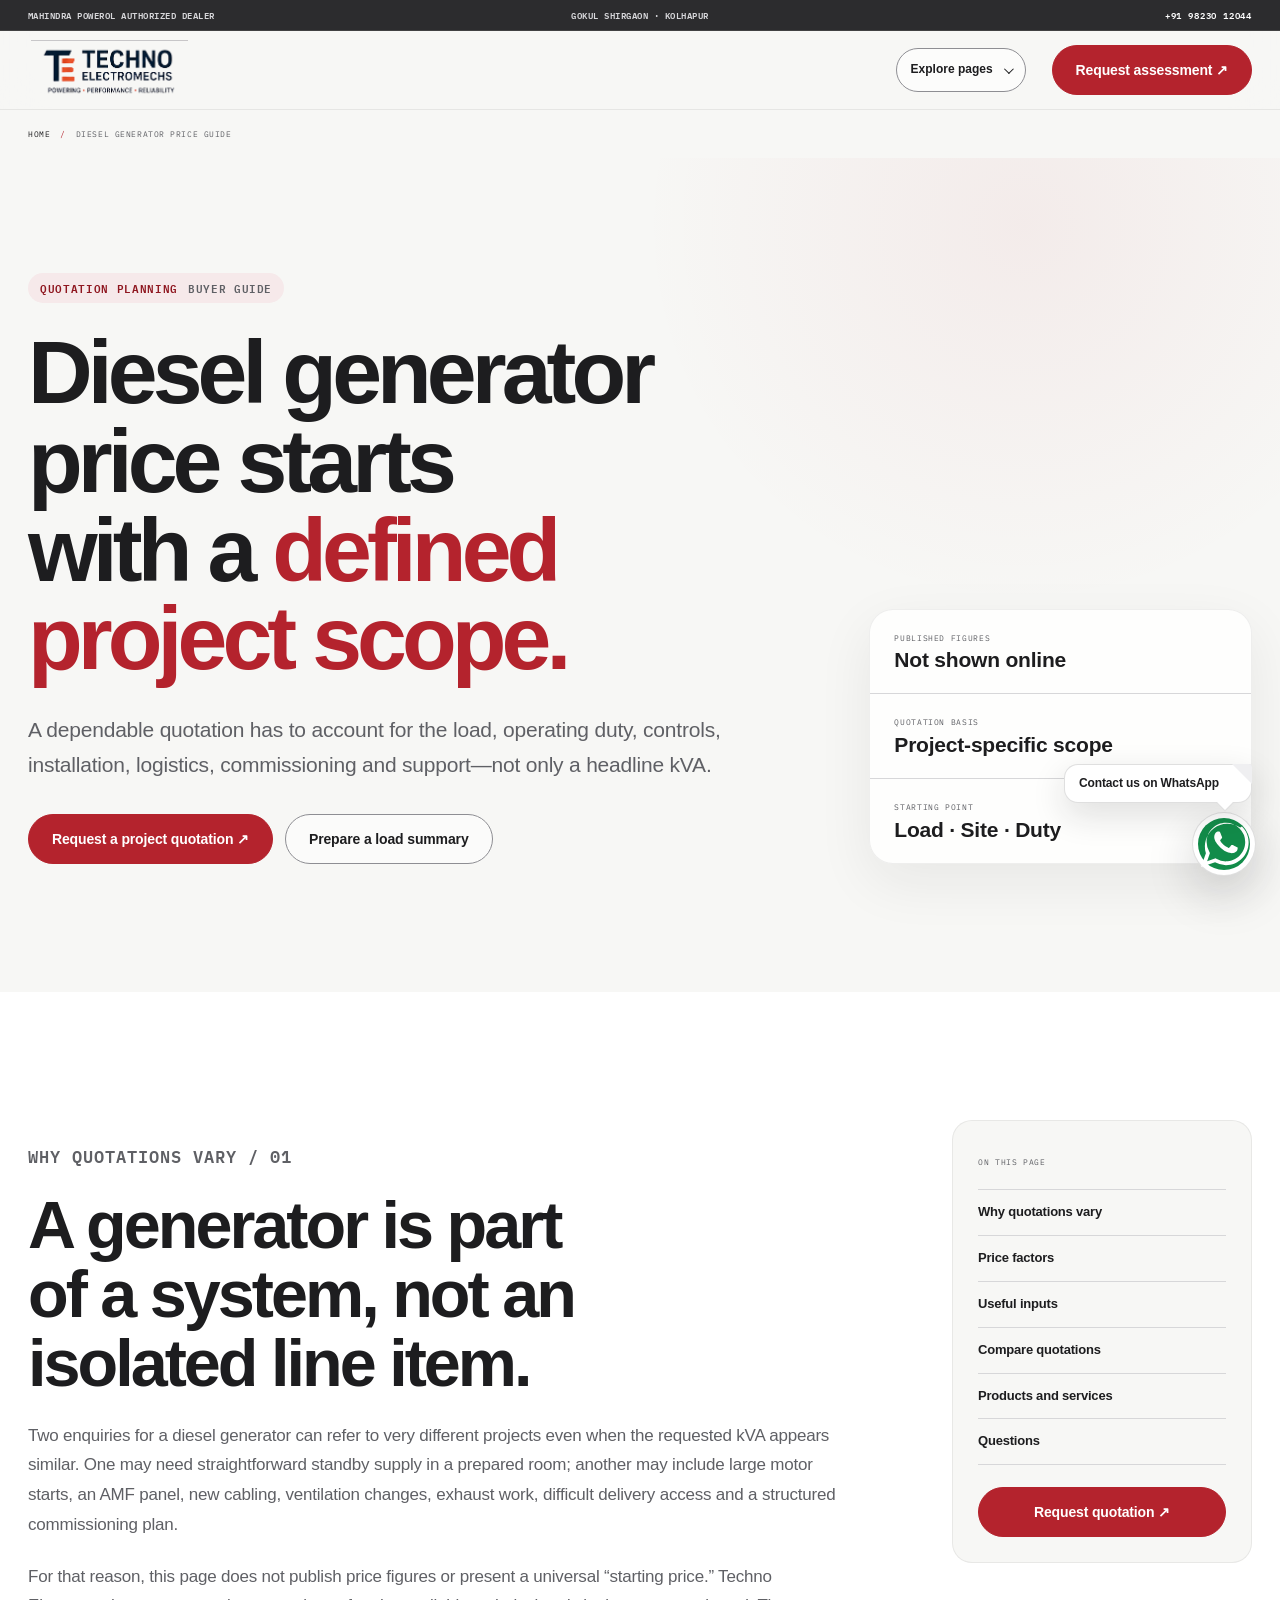
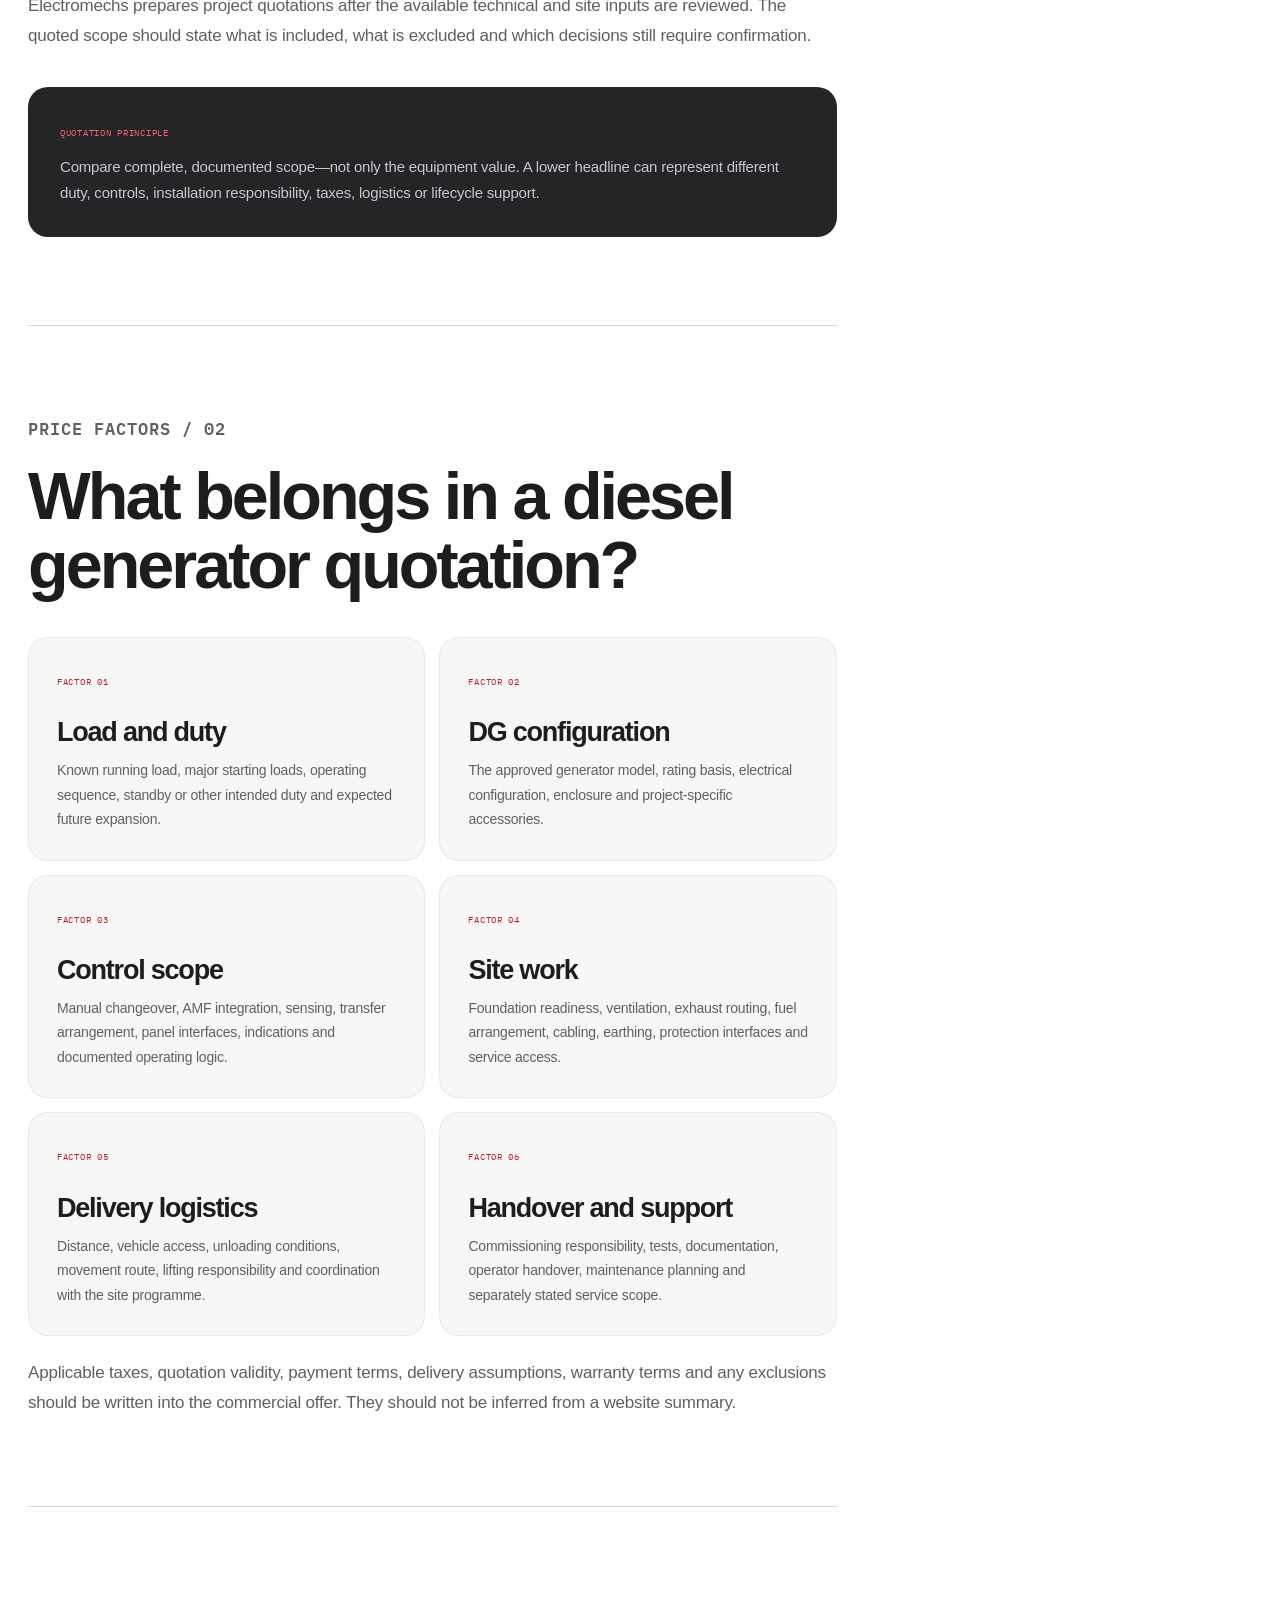
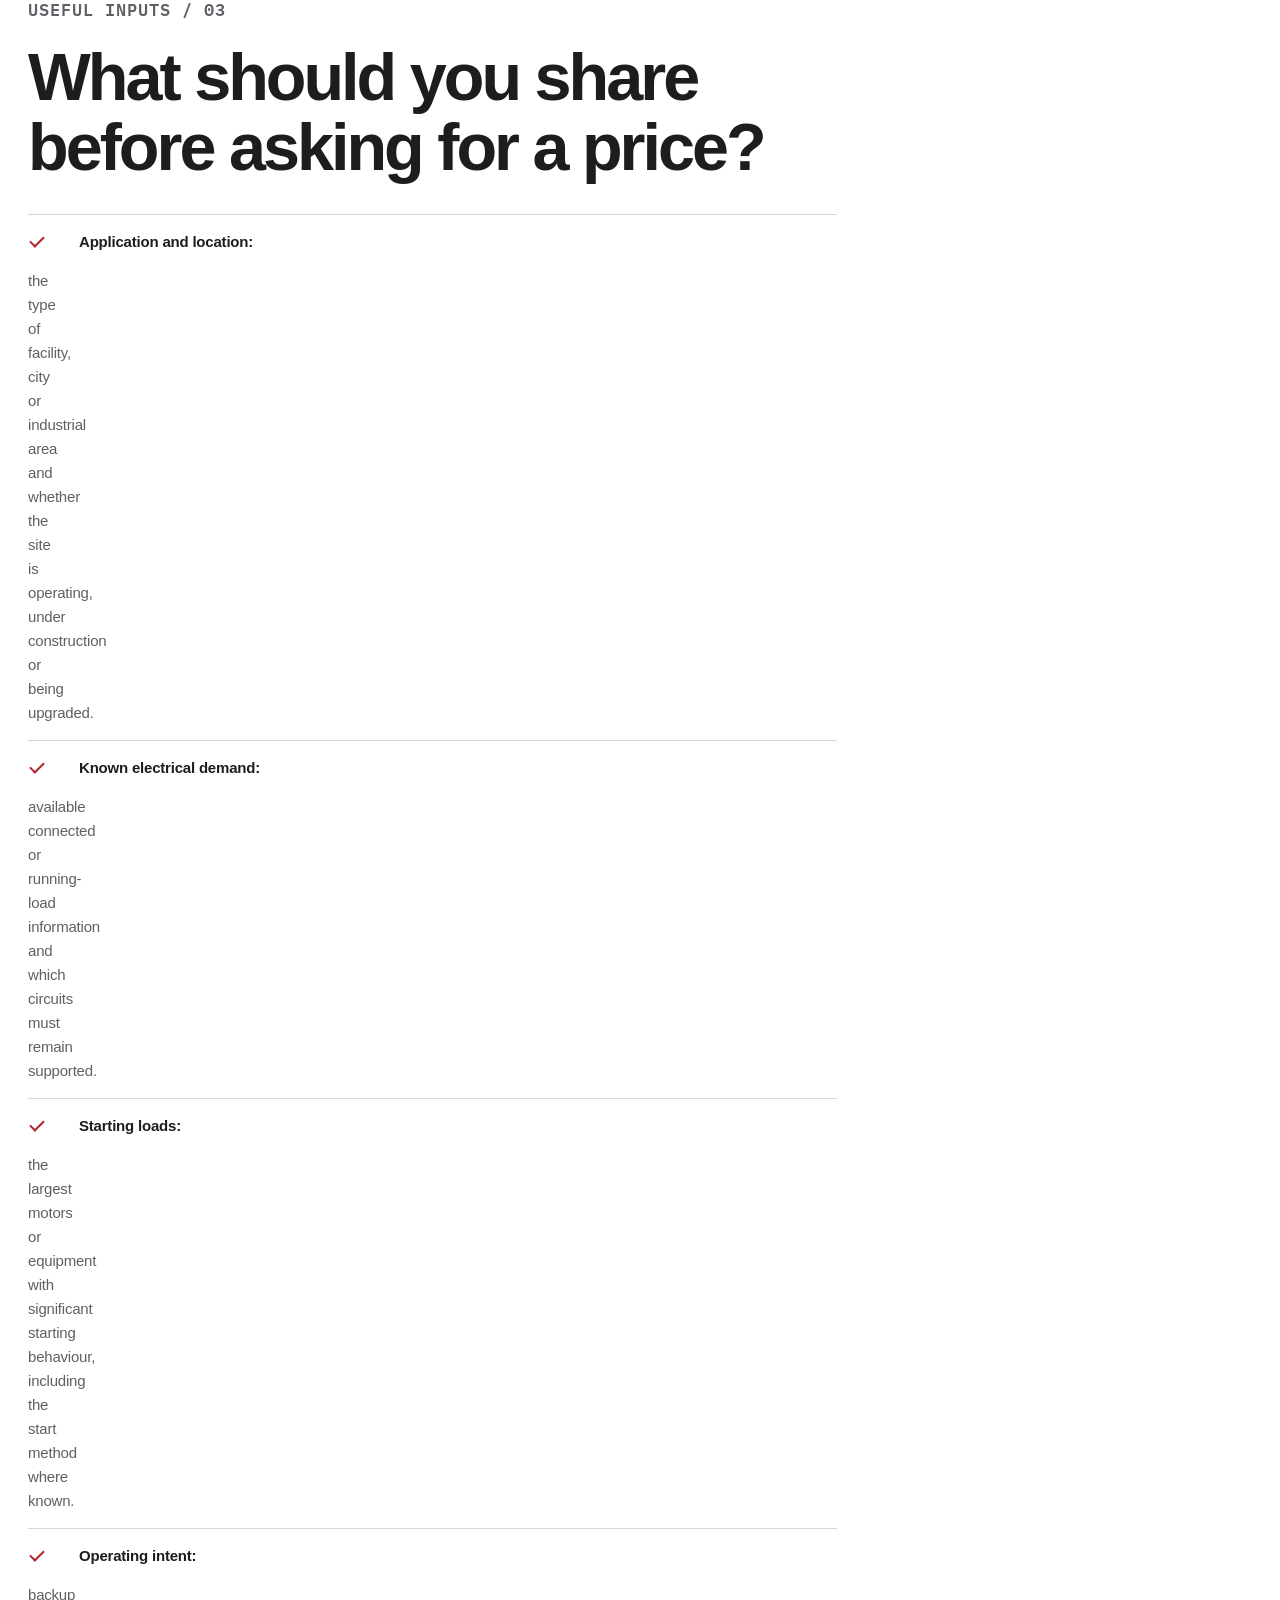
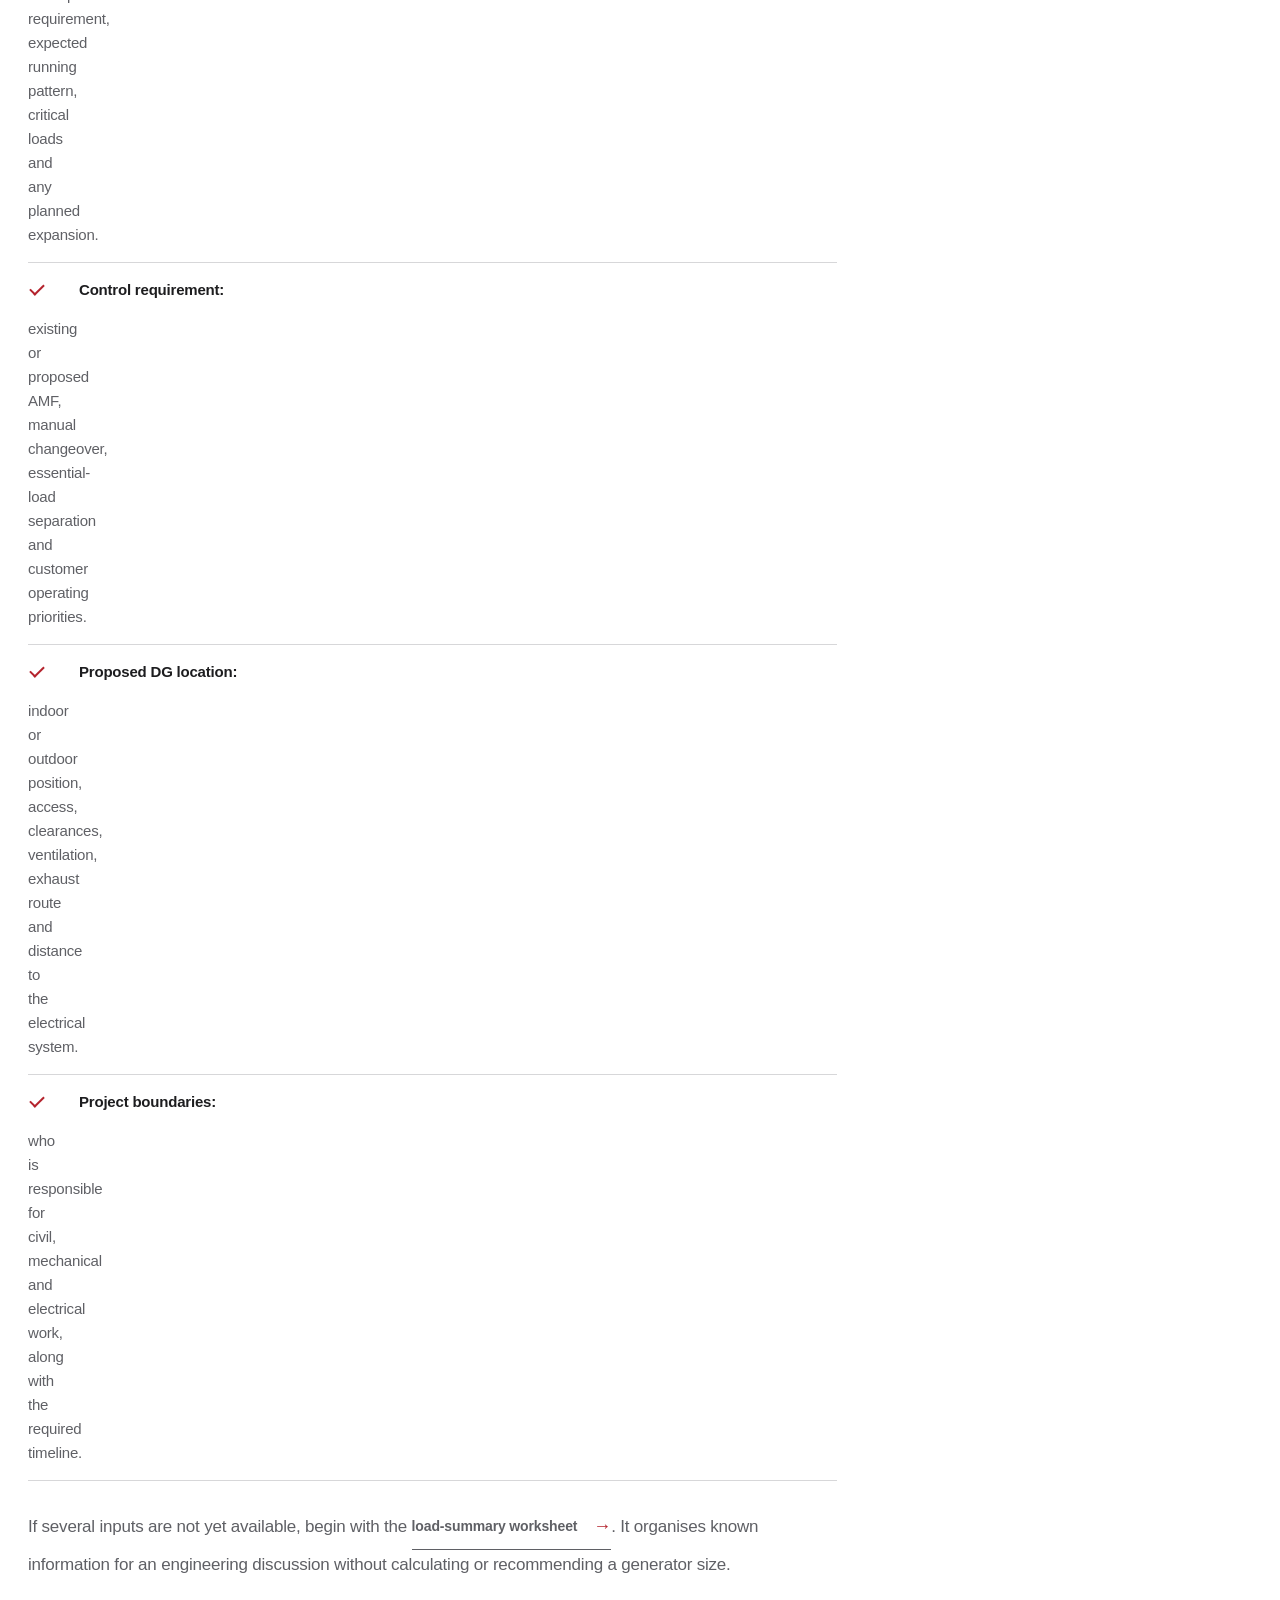
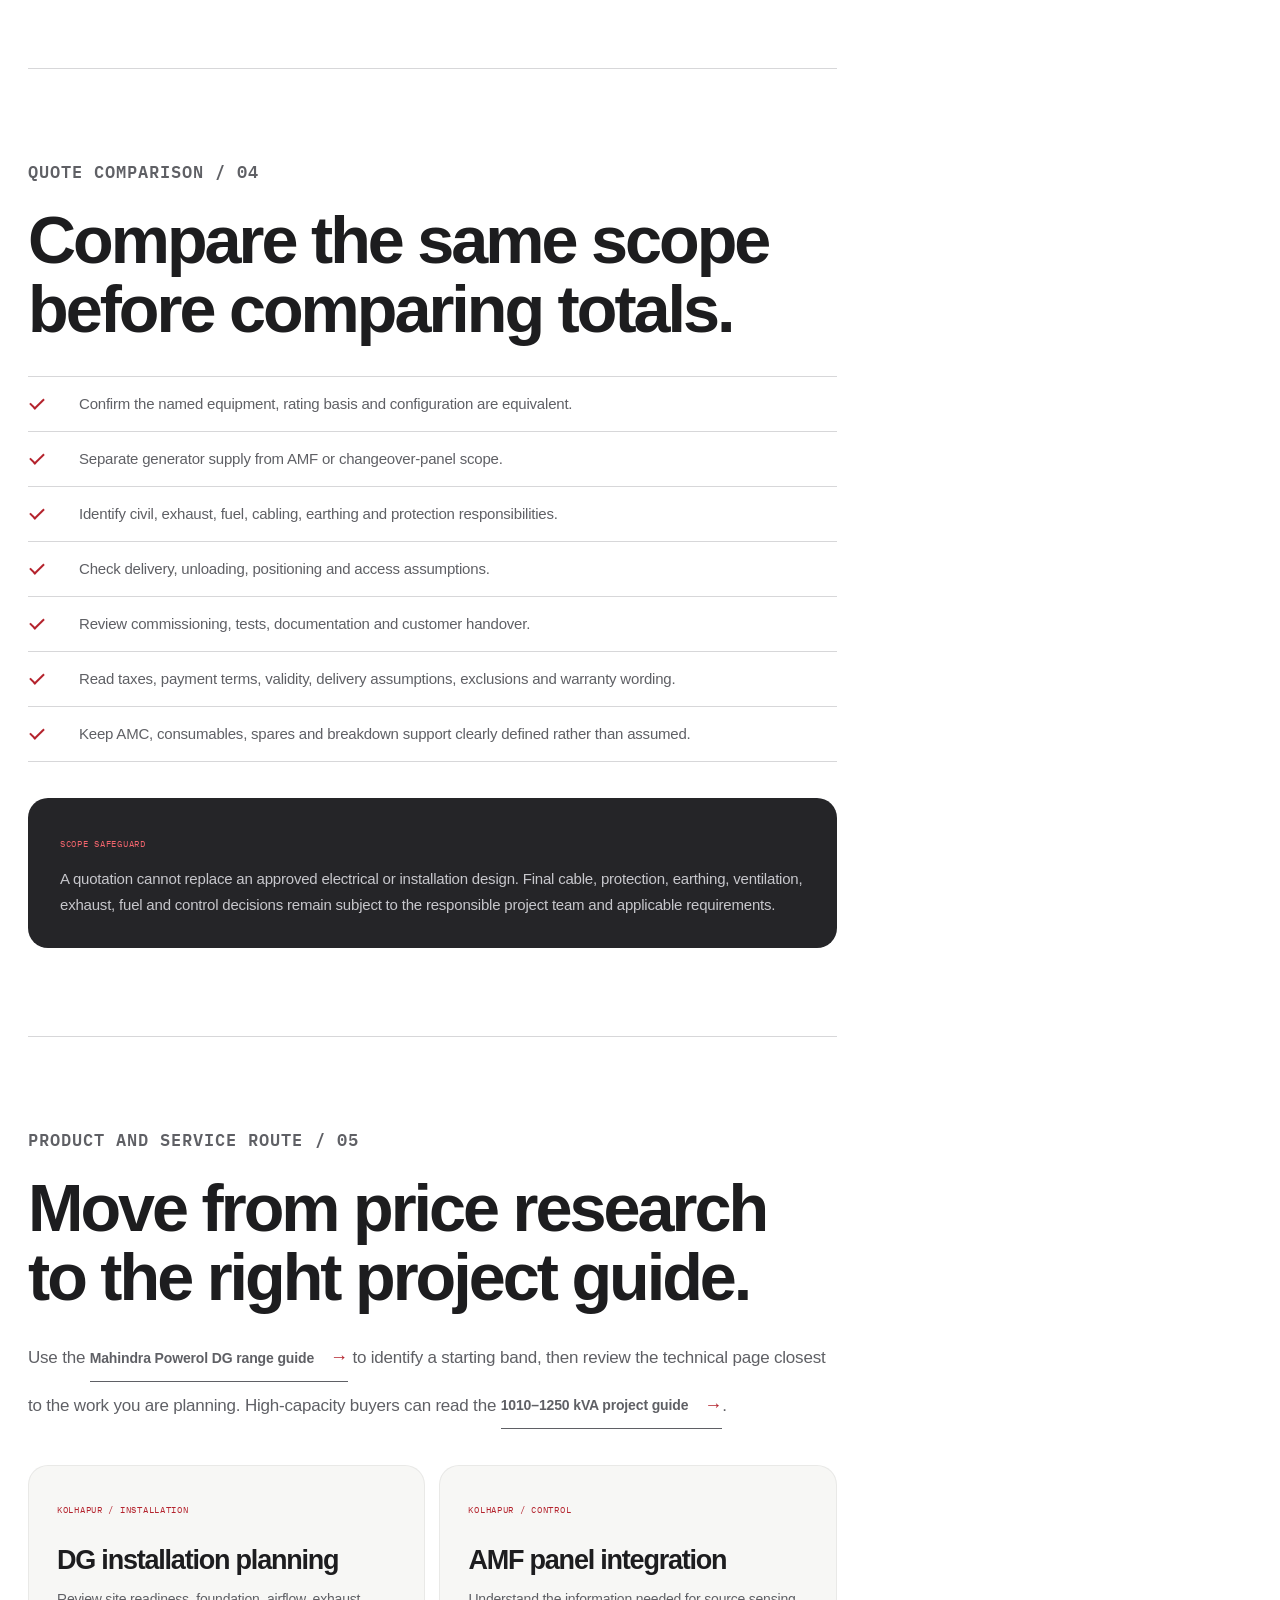
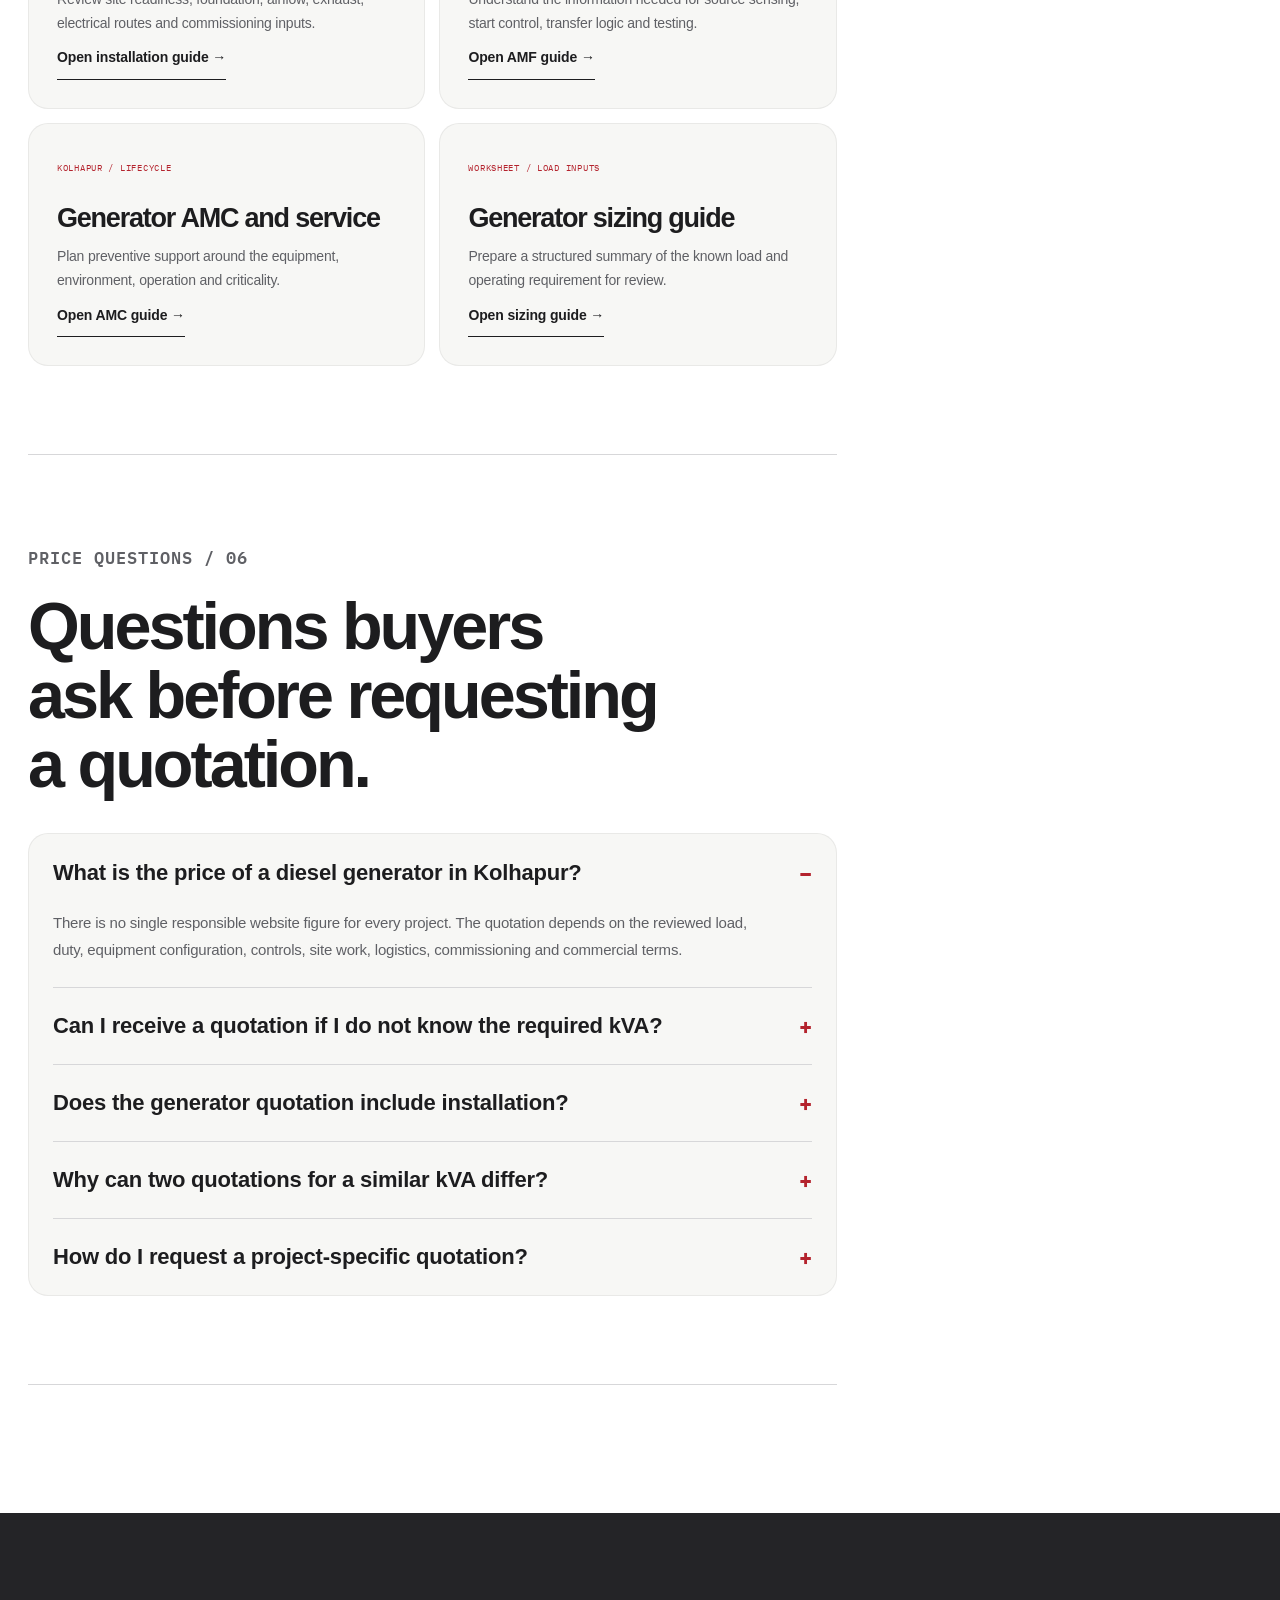
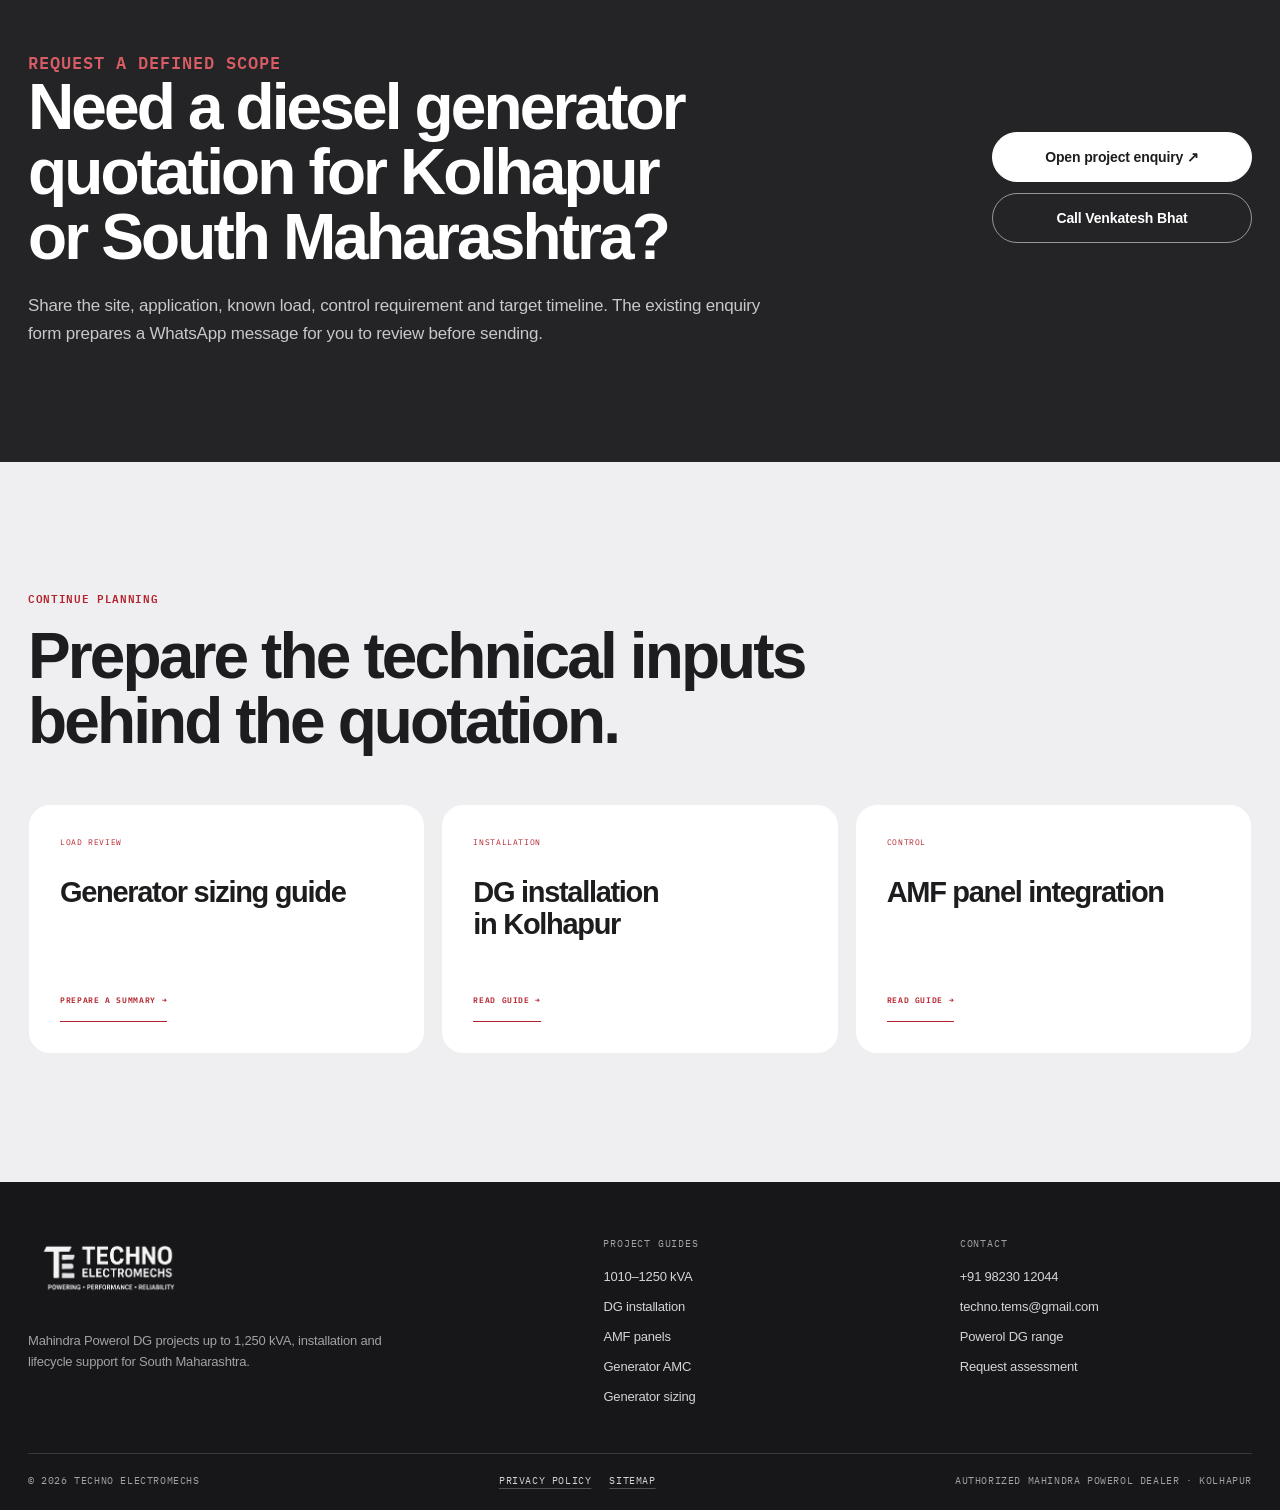
<file: diesel-generator-price.html>
<!doctype html>
<html lang="en-IN" class="no-js">
<head>
  <meta charset="utf-8" />
  <meta name="viewport" content="width=device-width, initial-scale=1" />
  <title>Diesel Generator Price in Kolhapur | Quote Guide</title>
  <meta name="description" content="Understand what affects diesel generator quotations in Kolhapur, from load and duty to AMF, installation, commissioning, logistics and maintenance scope." />
  <meta name="robots" content="index, follow, max-image-preview:large" />
  <meta name="theme-color" content="#15171a" />
  <meta name="format-detection" content="telephone=yes" />
  <link rel="canonical" href="https://shrinidhi13.github.io/technoelectromechs/diesel-generator-price.html" />
  <link rel="alternate" hreflang="en-IN" href="https://shrinidhi13.github.io/technoelectromechs/diesel-generator-price.html" />
  <link rel="alternate" hreflang="x-default" href="https://shrinidhi13.github.io/technoelectromechs/diesel-generator-price.html" />

  <meta property="og:type" content="website" />
  <meta property="og:locale" content="en_IN" />
  <meta property="og:site_name" content="Techno Electromechs" />
  <meta property="og:url" content="https://shrinidhi13.github.io/technoelectromechs/diesel-generator-price.html" />
  <meta property="og:title" content="Diesel Generator Price in Kolhapur | Quote Guide" />
  <meta property="og:description" content="A practical guide to the equipment, controls, site work and commercial terms that shape a DG project quotation." />
  <meta property="og:image" content="https://shrinidhi13.github.io/technoelectromechs/assets/og-image.png" />
  <meta property="og:image:type" content="image/png" />
  <meta property="og:image:width" content="1200" />
  <meta property="og:image:height" content="630" />
  <meta property="og:image:alt" content="Techno Electromechs Mahindra Powerol DG project guide for Kolhapur" />
  <meta name="twitter:card" content="summary_large_image" />
  <meta name="twitter:title" content="Diesel Generator Price in Kolhapur | Quote Guide" />
  <meta name="twitter:description" content="See which technical, installation and commercial inputs belong in a diesel generator quotation." />
  <meta name="twitter:image" content="https://shrinidhi13.github.io/technoelectromechs/assets/og-image.png" />
  <meta name="twitter:image:alt" content="Techno Electromechs Mahindra Powerol DG project guide for Kolhapur" />

  <link rel="icon" href="assets/favicon.svg" type="image/svg+xml" />
  <link rel="manifest" href="site.webmanifest" />
  <link rel="preconnect" href="https://fonts.googleapis.com" />
  <link rel="preconnect" href="https://fonts.gstatic.com" crossorigin />
  <link href="https://fonts.googleapis.com/css2?family=Barlow+Condensed:wght@600;700;800&amp;family=IBM+Plex+Mono:wght@500;600&amp;family=IBM+Plex+Sans:wght@400;500;600;700&amp;display=swap" rel="stylesheet" />
  <link rel="stylesheet" href="assets/styles.css" />
  <link rel="stylesheet" href="assets/premium.css" />
  <script type="application/ld+json">
  {
    "@context": "https://schema.org",
    "@graph": [
      {
        "@type": "WebPage",
        "@id": "https://shrinidhi13.github.io/technoelectromechs/diesel-generator-price.html#webpage",
        "url": "https://shrinidhi13.github.io/technoelectromechs/diesel-generator-price.html",
        "name": "Diesel Generator Price in Kolhapur | Quote Guide",
        "description": "A buyer guide to the technical, installation and commercial factors that shape a diesel generator project quotation in Kolhapur.",
        "inLanguage": "en-IN",
        "isPartOf": {"@id": "https://shrinidhi13.github.io/technoelectromechs/#website"},
        "about": {"@id": "https://shrinidhi13.github.io/technoelectromechs/#business"},
        "breadcrumb": {"@id": "https://shrinidhi13.github.io/technoelectromechs/diesel-generator-price.html#breadcrumb"}
      },
      {
        "@type": "BreadcrumbList",
        "@id": "https://shrinidhi13.github.io/technoelectromechs/diesel-generator-price.html#breadcrumb",
        "itemListElement": [
          {"@type": "ListItem", "position": 1, "name": "Home", "item": "https://shrinidhi13.github.io/technoelectromechs/"},
          {"@type": "ListItem", "position": 2, "name": "Diesel Generator Price Guide", "item": "https://shrinidhi13.github.io/technoelectromechs/diesel-generator-price.html"}
        ]
      }
    ]
  }
  </script>
</head>
<body class="service-page price-guide-page">
  <a class="skip-link" href="#main-content">Skip to main content</a>
  <header class="subpage-header">
    <div class="utility-bar"><div class="shell utility-inner"><span>Mahindra Powerol authorized dealer</span><span class="utility-location">Gokul Shirgaon · Kolhapur</span><a href="tel:+919823012044">+91 98230 12044</a></div></div>
    <div class="shell subpage-nav-row">
      <a class="brand" href="index.html" aria-label="Techno Electromechs home"><img class="brand-logo" src="assets/brand/techno-electromechs-logo-horizontal-transparent.png" width="323" height="123" alt="Techno Electromechs" /></a>
      <nav class="subpage-links" aria-label="Site navigation">
        <details class="page-menu">
          <summary><span>Explore pages</span><span class="page-menu__chevron" aria-hidden="true"></span></summary>
          <div class="page-menu__panel">
            <div class="page-menu__head"><span>Navigate / 01</span><strong>Power system guides.</strong><p>Move directly to the project or service information you need.</p></div>
            <div class="page-menu__links">
              <a class="page-menu__link page-menu__link--home" href="index.html"><span class="page-menu__index">00</span><span><strong>Homepage</strong><small>Overview, DG range and contact</small></span><span class="page-menu__arrow" aria-hidden="true">↗</span></a>
              <a class="page-menu__link" href="mahindra-powerol-1010-1250-kva.html"><span class="page-menu__index">01</span><span><strong>1010–1250 kVA</strong><small>High-capacity DG projects</small></span><span class="page-menu__arrow" aria-hidden="true">↗</span></a>
              <a class="page-menu__link" href="dg-set-installation-kolhapur.html"><span class="page-menu__index">02</span><span><strong>DG installation</strong><small>Site readiness and commissioning</small></span><span class="page-menu__arrow" aria-hidden="true">↗</span></a>
              <a class="page-menu__link" href="amf-panel-installation-kolhapur.html"><span class="page-menu__index">03</span><span><strong>AMF panels</strong><small>Automatic changeover planning</small></span><span class="page-menu__arrow" aria-hidden="true">↗</span></a>
              <a class="page-menu__link" href="generator-amc-service-kolhapur.html"><span class="page-menu__index">04</span><span><strong>Generator AMC</strong><small>Preventive service and support</small></span><span class="page-menu__arrow" aria-hidden="true">↗</span></a>
              <a class="page-menu__link" href="diesel-generator-price.html" aria-current="page"><span class="page-menu__index">05</span><span><strong>Price guide</strong><small>What shapes a project quotation</small></span><span class="page-menu__arrow" aria-hidden="true">↗</span></a>
              <a class="page-menu__link" href="generator-sizing-guide.html"><span class="page-menu__index">06</span><span><strong>Sizing guide</strong><small>Prepare a load summary</small></span><span class="page-menu__arrow" aria-hidden="true">↗</span></a>
            </div>
            <div class="page-menu__foot"><a href="privacy-policy.html">Privacy policy</a><a href="index.html#contact">Request assessment →</a></div>
          </div>
        </details>
        <a class="button button--primary button--small" href="index.html#contact">Request assessment ↗</a>
      </nav>
    </div>
  </header>

  <main id="main-content">
    <nav class="breadcrumb shell" aria-label="Breadcrumb"><a href="index.html">Home</a><span aria-hidden="true">/</span><span>Diesel generator price guide</span></nav>
    <section class="subpage-hero"><div class="shell subpage-hero-grid">
      <div><p class="section-code"><span>Quotation planning</span> Buyer guide</p><h1>Diesel generator price starts with a <em>defined project scope.</em></h1><p class="subpage-lead">A dependable quotation has to account for the load, operating duty, controls, installation, logistics, commissioning and support—not only a headline kVA.</p><div class="subpage-actions"><a class="button button--primary" href="index.html#contact">Request a project quotation ↗</a><a class="button button--line" href="generator-sizing-guide.html">Prepare a load summary</a></div></div>
      <dl class="project-facts"><div><dt>Published figures</dt><dd>Not shown online</dd></div><div><dt>Quotation basis</dt><dd>Project-specific scope</dd></div><div><dt>Starting point</dt><dd>Load · Site · Duty</dd></div></dl>
    </div></section>

    <section class="subpage-body section-pad"><div class="shell editorial-grid">
      <article class="longform price-guide-content">
        <section id="why"><p class="eyebrow">Why quotations vary / 01</p><h2>A generator is part of a system, not an isolated line item.</h2><p>Two enquiries for a diesel generator can refer to very different projects even when the requested kVA appears similar. One may need straightforward standby supply in a prepared room; another may include large motor starts, an AMF panel, new cabling, ventilation changes, exhaust work, difficult delivery access and a structured commissioning plan.</p><p>For that reason, this page does not publish price figures or present a universal “starting price.” Techno Electromechs prepares project quotations after the available technical and site inputs are reviewed. The quoted scope should state what is included, what is excluded and which decisions still require confirmation.</p><div class="content-callout"><span>Quotation principle</span><p>Compare complete, documented scope—not only the equipment value. A lower headline can represent different duty, controls, installation responsibility, taxes, logistics or lifecycle support.</p></div></section>

        <section id="factors"><p class="eyebrow">Price factors / 02</p><h2>What belongs in a diesel generator quotation?</h2><div class="info-grid price-factor-grid">
          <div class="info-card price-factor-card"><span>FACTOR 01</span><h3>Load and duty</h3><p>Known running load, major starting loads, operating sequence, standby or other intended duty and expected future expansion.</p></div>
          <div class="info-card price-factor-card"><span>FACTOR 02</span><h3>DG configuration</h3><p>The approved generator model, rating basis, electrical configuration, enclosure and project-specific accessories.</p></div>
          <div class="info-card price-factor-card"><span>FACTOR 03</span><h3>Control scope</h3><p>Manual changeover, AMF integration, sensing, transfer arrangement, panel interfaces, indications and documented operating logic.</p></div>
          <div class="info-card price-factor-card"><span>FACTOR 04</span><h3>Site work</h3><p>Foundation readiness, ventilation, exhaust routing, fuel arrangement, cabling, earthing, protection interfaces and service access.</p></div>
          <div class="info-card price-factor-card"><span>FACTOR 05</span><h3>Delivery logistics</h3><p>Distance, vehicle access, unloading conditions, movement route, lifting responsibility and coordination with the site programme.</p></div>
          <div class="info-card price-factor-card"><span>FACTOR 06</span><h3>Handover and support</h3><p>Commissioning responsibility, tests, documentation, operator handover, maintenance planning and separately stated service scope.</p></div>
        </div><p>Applicable taxes, quotation validity, payment terms, delivery assumptions, warranty terms and any exclusions should be written into the commercial offer. They should not be inferred from a website summary.</p></section>

        <section id="inputs"><p class="eyebrow">Useful inputs / 03</p><h2>What should you share before asking for a price?</h2><ul class="content-list price-input-list">
          <li><strong>Application and location:</strong> the type of facility, city or industrial area and whether the site is operating, under construction or being upgraded.</li>
          <li><strong>Known electrical demand:</strong> available connected or running-load information and which circuits must remain supported.</li>
          <li><strong>Starting loads:</strong> the largest motors or equipment with significant starting behaviour, including the start method where known.</li>
          <li><strong>Operating intent:</strong> backup requirement, expected running pattern, critical loads and any planned expansion.</li>
          <li><strong>Control requirement:</strong> existing or proposed AMF, manual changeover, essential-load separation and customer operating priorities.</li>
          <li><strong>Proposed DG location:</strong> indoor or outdoor position, access, clearances, ventilation, exhaust route and distance to the electrical system.</li>
          <li><strong>Project boundaries:</strong> who is responsible for civil, mechanical and electrical work, along with the required timeline.</li>
        </ul><p>If several inputs are not yet available, begin with the <a class="arrow-link" href="generator-sizing-guide.html">load-summary worksheet <span aria-hidden="true">→</span></a>. It organises known information for an engineering discussion without calculating or recommending a generator size.</p></section>

        <section id="compare"><p class="eyebrow">Quote comparison / 04</p><h2>Compare the same scope before comparing totals.</h2><ul class="content-list price-comparison-list">
          <li>Confirm the named equipment, rating basis and configuration are equivalent.</li>
          <li>Separate generator supply from AMF or changeover-panel scope.</li>
          <li>Identify civil, exhaust, fuel, cabling, earthing and protection responsibilities.</li>
          <li>Check delivery, unloading, positioning and access assumptions.</li>
          <li>Review commissioning, tests, documentation and customer handover.</li>
          <li>Read taxes, payment terms, validity, delivery assumptions, exclusions and warranty wording.</li>
          <li>Keep AMC, consumables, spares and breakdown support clearly defined rather than assumed.</li>
        </ul><div class="content-callout"><span>Scope safeguard</span><p>A quotation cannot replace an approved electrical or installation design. Final cable, protection, earthing, ventilation, exhaust, fuel and control decisions remain subject to the responsible project team and applicable requirements.</p></div></section>

        <section id="range"><p class="eyebrow">Product and service route / 05</p><h2>Move from price research to the right project guide.</h2><p>Use the <a class="arrow-link" href="mahindra-powerol-diesel-generators.html">Mahindra Powerol DG range guide <span aria-hidden="true">→</span></a> to identify a starting band, then review the technical page closest to the work you are planning. High-capacity buyers can read the <a class="arrow-link" href="mahindra-powerol-1010-1250-kva.html">1010–1250 kVA project guide <span aria-hidden="true">→</span></a>.</p><div class="info-grid price-route-grid">
          <div class="info-card"><span>KOLHAPUR / INSTALLATION</span><h3>DG installation planning</h3><p>Review site readiness, foundation, airflow, exhaust, electrical routes and commissioning inputs.</p><a class="arrow-link" href="dg-set-installation-kolhapur.html">Open installation guide →</a></div>
          <div class="info-card"><span>KOLHAPUR / CONTROL</span><h3>AMF panel integration</h3><p>Understand the information needed for source sensing, start control, transfer logic and testing.</p><a class="arrow-link" href="amf-panel-installation-kolhapur.html">Open AMF guide →</a></div>
          <div class="info-card"><span>KOLHAPUR / LIFECYCLE</span><h3>Generator AMC and service</h3><p>Plan preventive support around the equipment, environment, operation and criticality.</p><a class="arrow-link" href="generator-amc-service-kolhapur.html">Open AMC guide →</a></div>
          <div class="info-card"><span>WORKSHEET / LOAD INPUTS</span><h3>Generator sizing guide</h3><p>Prepare a structured summary of the known load and operating requirement for review.</p><a class="arrow-link" href="generator-sizing-guide.html">Open sizing guide →</a></div>
        </div></section>

        <section id="questions"><p class="eyebrow">Price questions / 06</p><h2>Questions buyers ask before requesting a quotation.</h2><div class="service-page-faq">
          <details open><summary>What is the price of a diesel generator in Kolhapur?</summary><p>There is no single responsible website figure for every project. The quotation depends on the reviewed load, duty, equipment configuration, controls, site work, logistics, commissioning and commercial terms.</p></details>
          <details><summary>Can I receive a quotation if I do not know the required kVA?</summary><p>You can begin an enquiry without selecting a kVA. Share the application, location and available load information so the next step can be an engineering review rather than a guess.</p></details>
          <details><summary>Does the generator quotation include installation?</summary><p>Only when installation is expressly included. Civil work, exhaust, fuel arrangement, cabling, earthing, panels, positioning and commissioning responsibilities should each be stated in the quotation.</p></details>
          <details><summary>Why can two quotations for a similar kVA differ?</summary><p>The named model, duty basis, controls, accessories, site scope, logistics, taxes, terms and after-sales coverage may differ. Compare the written inclusions and exclusions before comparing totals.</p></details>
          <details><summary>How do I request a project-specific quotation?</summary><p>Use the existing project-enquiry form to share your site, requirement and approximate range, or prepare a load summary first. The form opens a WhatsApp message for your review and does not store the details on this website.</p></details>
        </div></section>
      </article>
      <aside class="page-toc" aria-label="On this page"><span>On this page</span><nav><a href="#why">Why quotations vary</a><a href="#factors">Price factors</a><a href="#inputs">Useful inputs</a><a href="#compare">Compare quotations</a><a href="#range">Products and services</a><a href="#questions">Questions</a></nav><a class="button button--primary" href="index.html#contact">Request quotation ↗</a></aside>
    </div></section>

    <section class="page-cta"><div class="shell page-cta-grid"><div><p class="eyebrow">Request a defined scope</p><h2>Need a diesel generator quotation for Kolhapur or South Maharashtra?</h2><p>Share the site, application, known load, control requirement and target timeline. The existing enquiry form prepares a WhatsApp message for you to review before sending.</p></div><div class="page-cta-actions"><a class="button button--light" href="index.html#contact">Open project enquiry ↗</a><a class="button button--line-dark" href="tel:+919823012044">Call Venkatesh Bhat</a></div></div></section>

    <section class="related-section section-pad"><div class="shell"><p class="eyebrow">Continue planning</p><h2>Prepare the technical inputs behind the quotation.</h2><div class="related-grid">
      <a class="related-card" href="generator-sizing-guide.html"><span>Load review</span><h3>Generator sizing guide</h3><span class="arrow-link">Prepare a summary →</span></a>
      <a class="related-card" href="dg-set-installation-kolhapur.html"><span>Installation</span><h3>DG installation in Kolhapur</h3><span class="arrow-link">Read guide →</span></a>
      <a class="related-card" href="amf-panel-installation-kolhapur.html"><span>Control</span><h3>AMF panel integration</h3><span class="arrow-link">Read guide →</span></a>
    </div></div></section>
  </main>

  <footer class="site-footer"><div class="shell footer-grid"><div class="footer-brand"><a class="brand brand--footer" href="index.html"><img class="brand-logo" src="assets/brand/techno-electromechs-logo-horizontal-transparent.png" width="323" height="123" alt="Techno Electromechs" /></a><p>Mahindra Powerol DG projects up to 1,250 kVA, installation and lifecycle support for South Maharashtra.</p></div><div class="footer-links"><span>Project guides</span><a href="mahindra-powerol-1010-1250-kva.html">1010–1250 kVA</a><a href="dg-set-installation-kolhapur.html">DG installation</a><a href="amf-panel-installation-kolhapur.html">AMF panels</a><a href="generator-amc-service-kolhapur.html">Generator AMC</a><a href="generator-sizing-guide.html">Generator sizing</a></div><div class="footer-links"><span>Contact</span><a href="tel:+919823012044">+91 98230 12044</a><a href="mailto:techno.tems@gmail.com">techno.tems@gmail.com</a><a href="mahindra-powerol-diesel-generators.html">Powerol DG range</a><a href="index.html#contact">Request assessment</a></div></div><div class="shell footer-bottom"><span>© 2026 Techno Electromechs</span><nav class="footer-legal" aria-label="Legal and site links"><a href="privacy-policy.html">Privacy policy</a><a href="sitemap.xml">Sitemap</a></nav><span>Authorized Mahindra Powerol dealer · Kolhapur</span></div></footer>
  <a class="floating-whatsapp" href="https://wa.me/919823012044?text=Hello%20Venkatesh%20Bhat%2C%20I%20need%20a%20project-specific%20diesel%20generator%20quotation." target="_blank" rel="noopener noreferrer" aria-label="Contact us on WhatsApp — Techno Electromechs" title="Contact us on WhatsApp">
    <span class="floating-whatsapp__note" aria-hidden="true">Contact us on WhatsApp</span>
    <img class="floating-whatsapp__icon" src="assets/whatsapp-mark.svg" width="46" height="46" alt="" aria-hidden="true" />
  </a>

  <div class="mobile-actions" aria-label="Quick contact actions">
    <a href="tel:+919823012044" aria-label="Call Techno Electromechs">Call</a>
    <a href="https://wa.me/919823012044?text=Hello%20Venkatesh%20Bhat%2C%20I%20need%20a%20project-specific%20diesel%20generator%20quotation." target="_blank" rel="noopener noreferrer" aria-label="Discuss a quotation on WhatsApp">WhatsApp</a>
    <a href="index.html#contact">Assessment</a>
  </div>
  <script src="assets/navigation.js" defer></script>
</body>
</html>
</file>
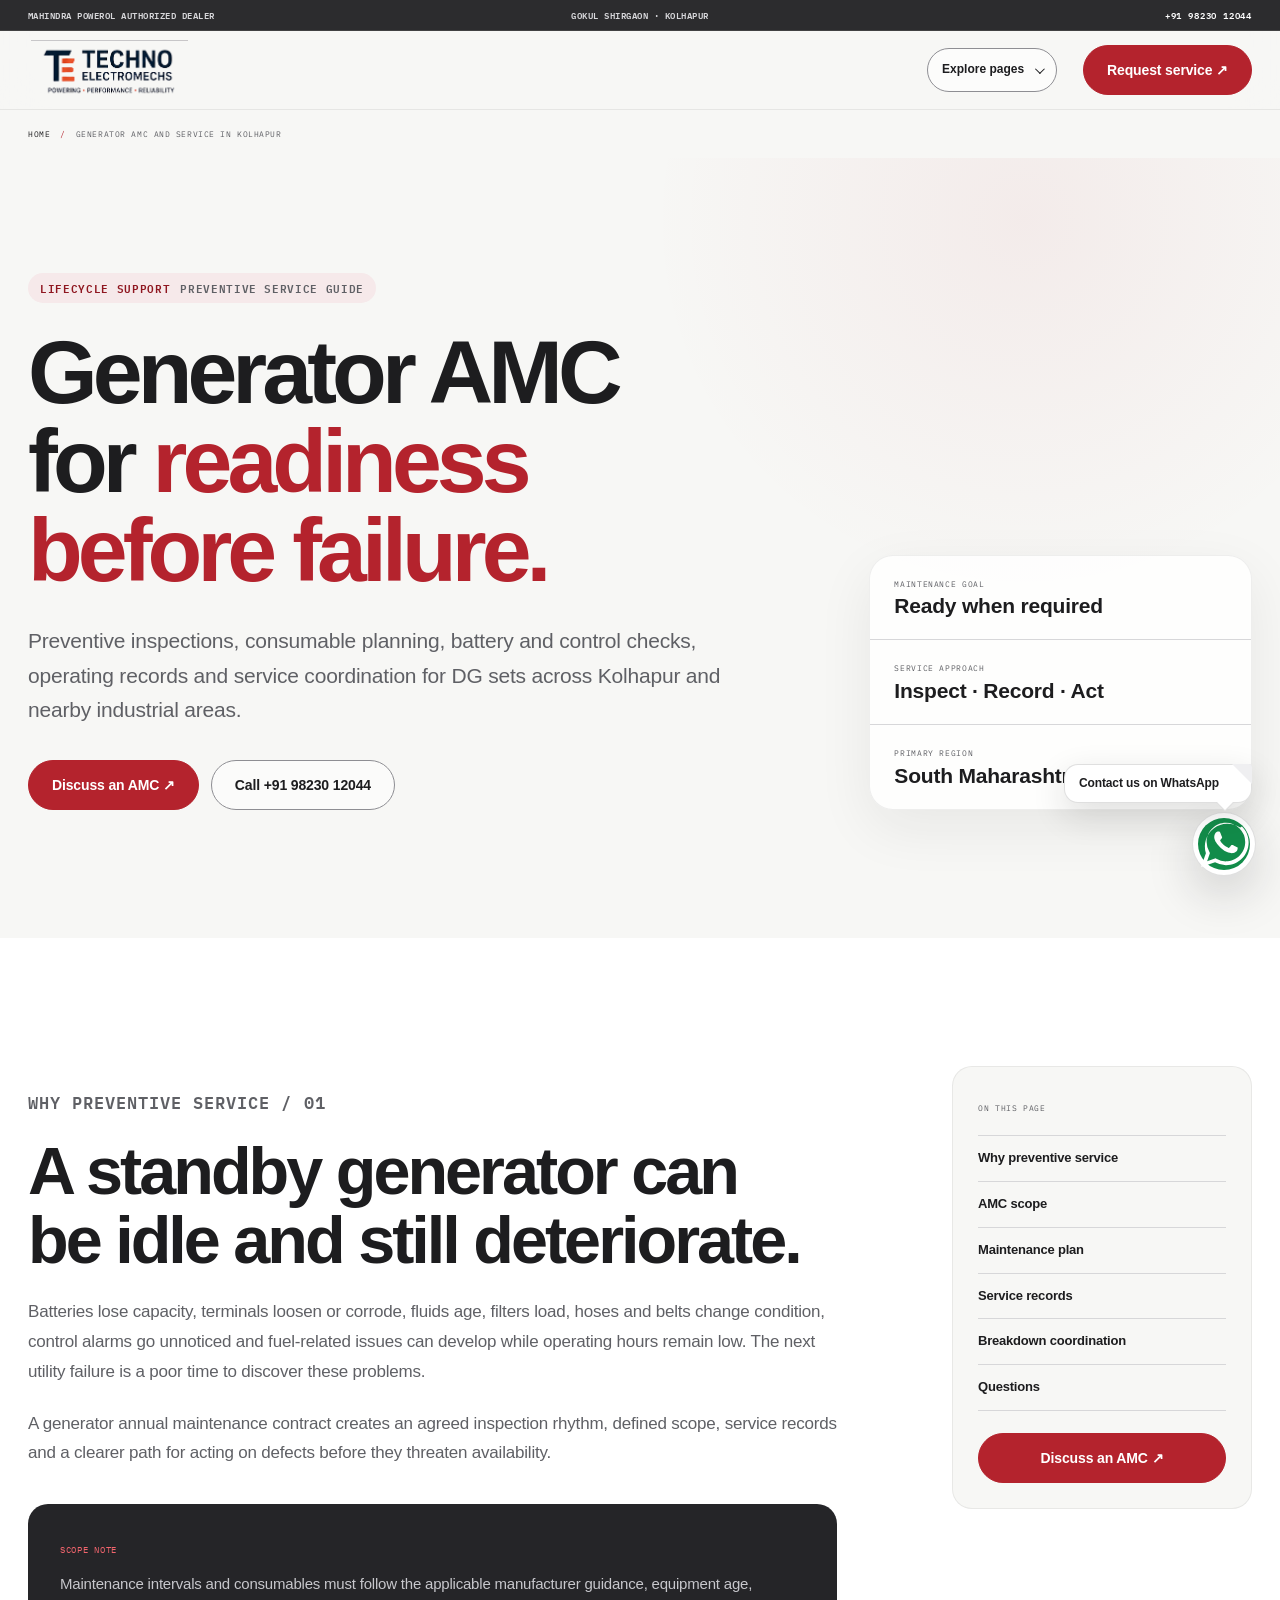
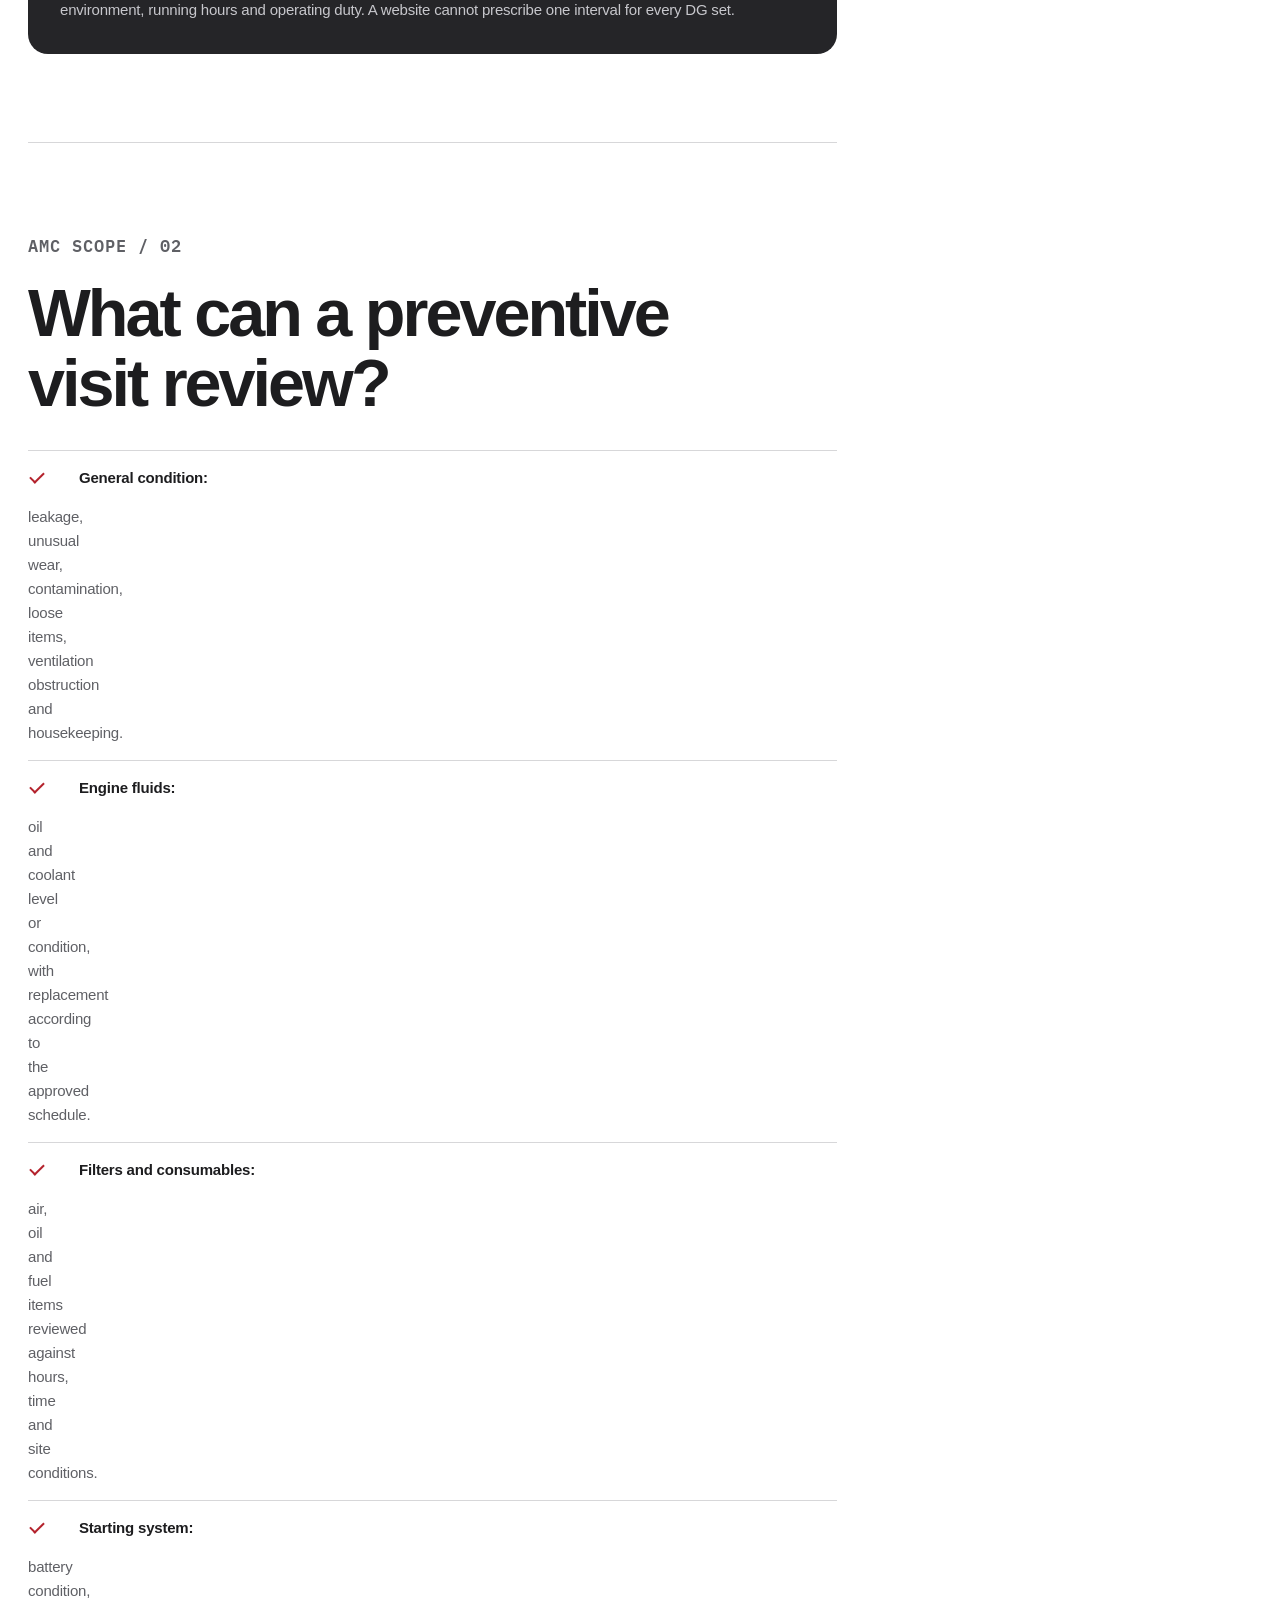
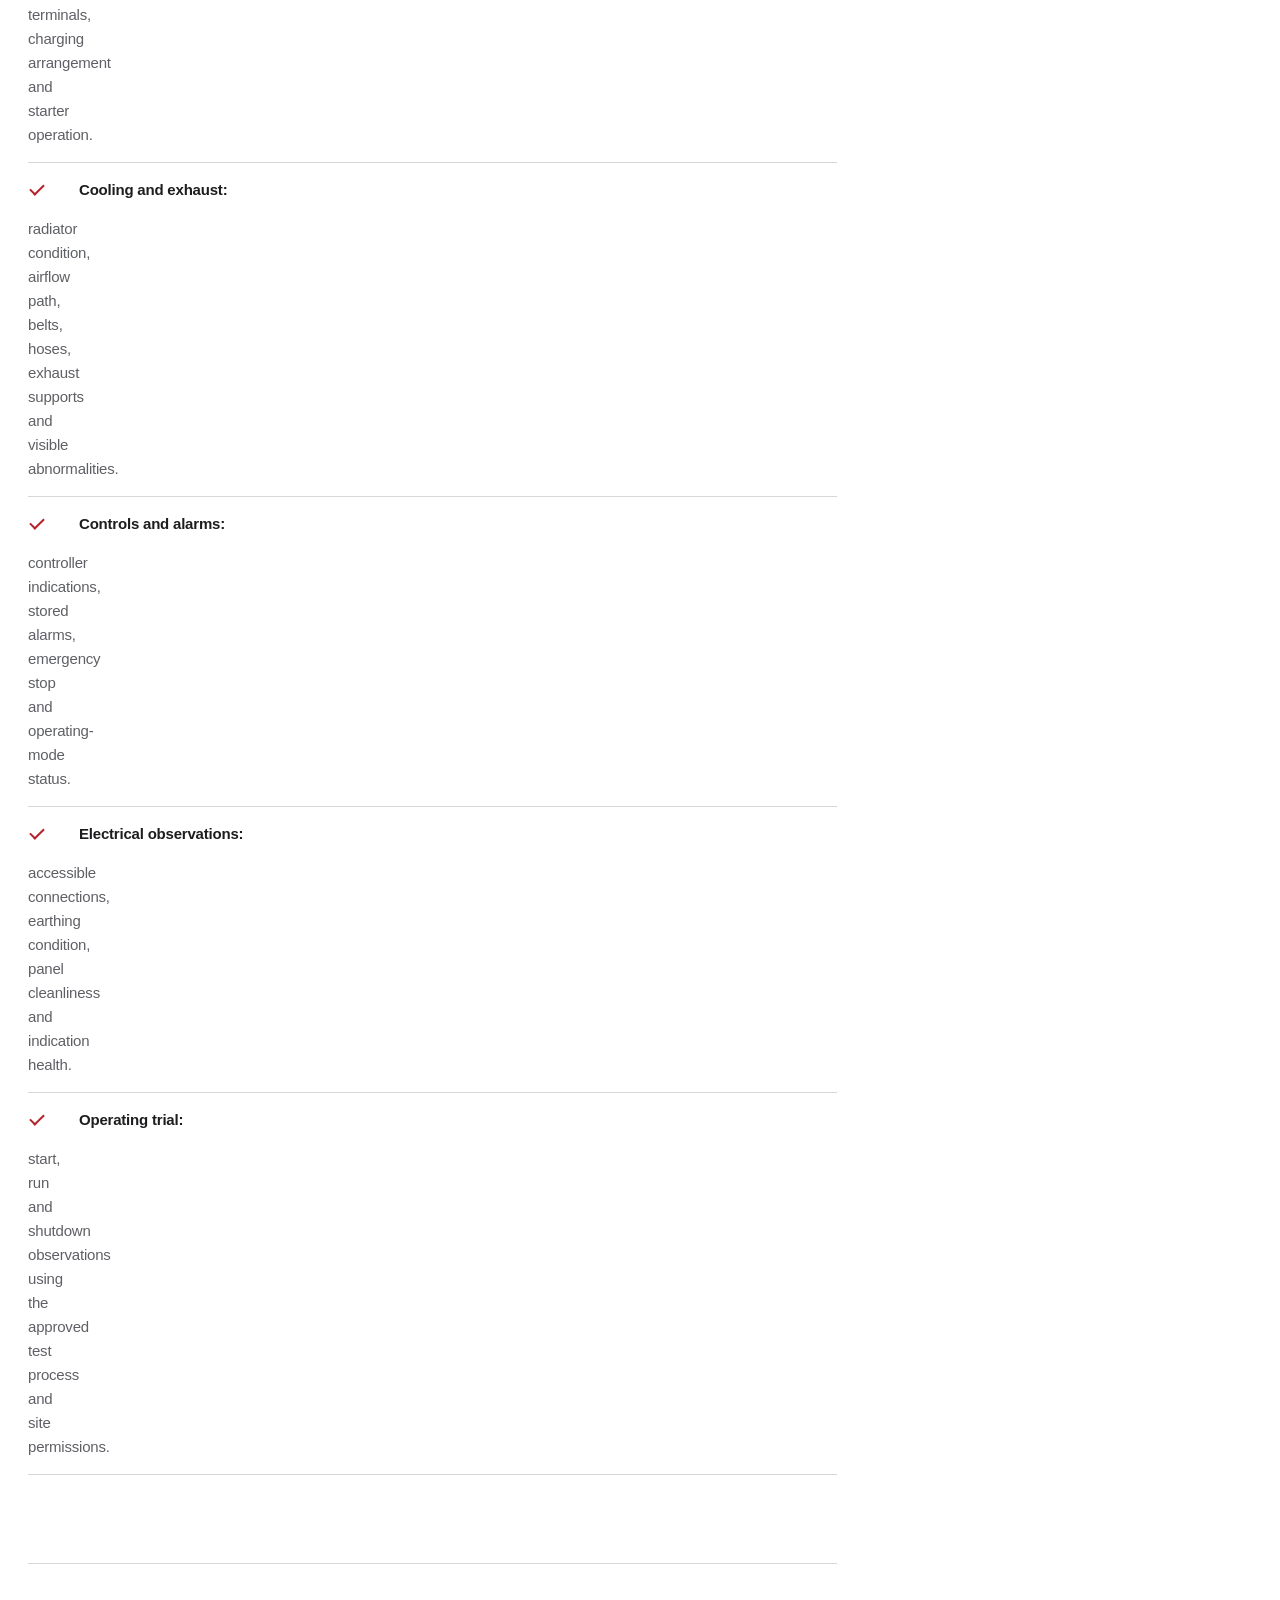
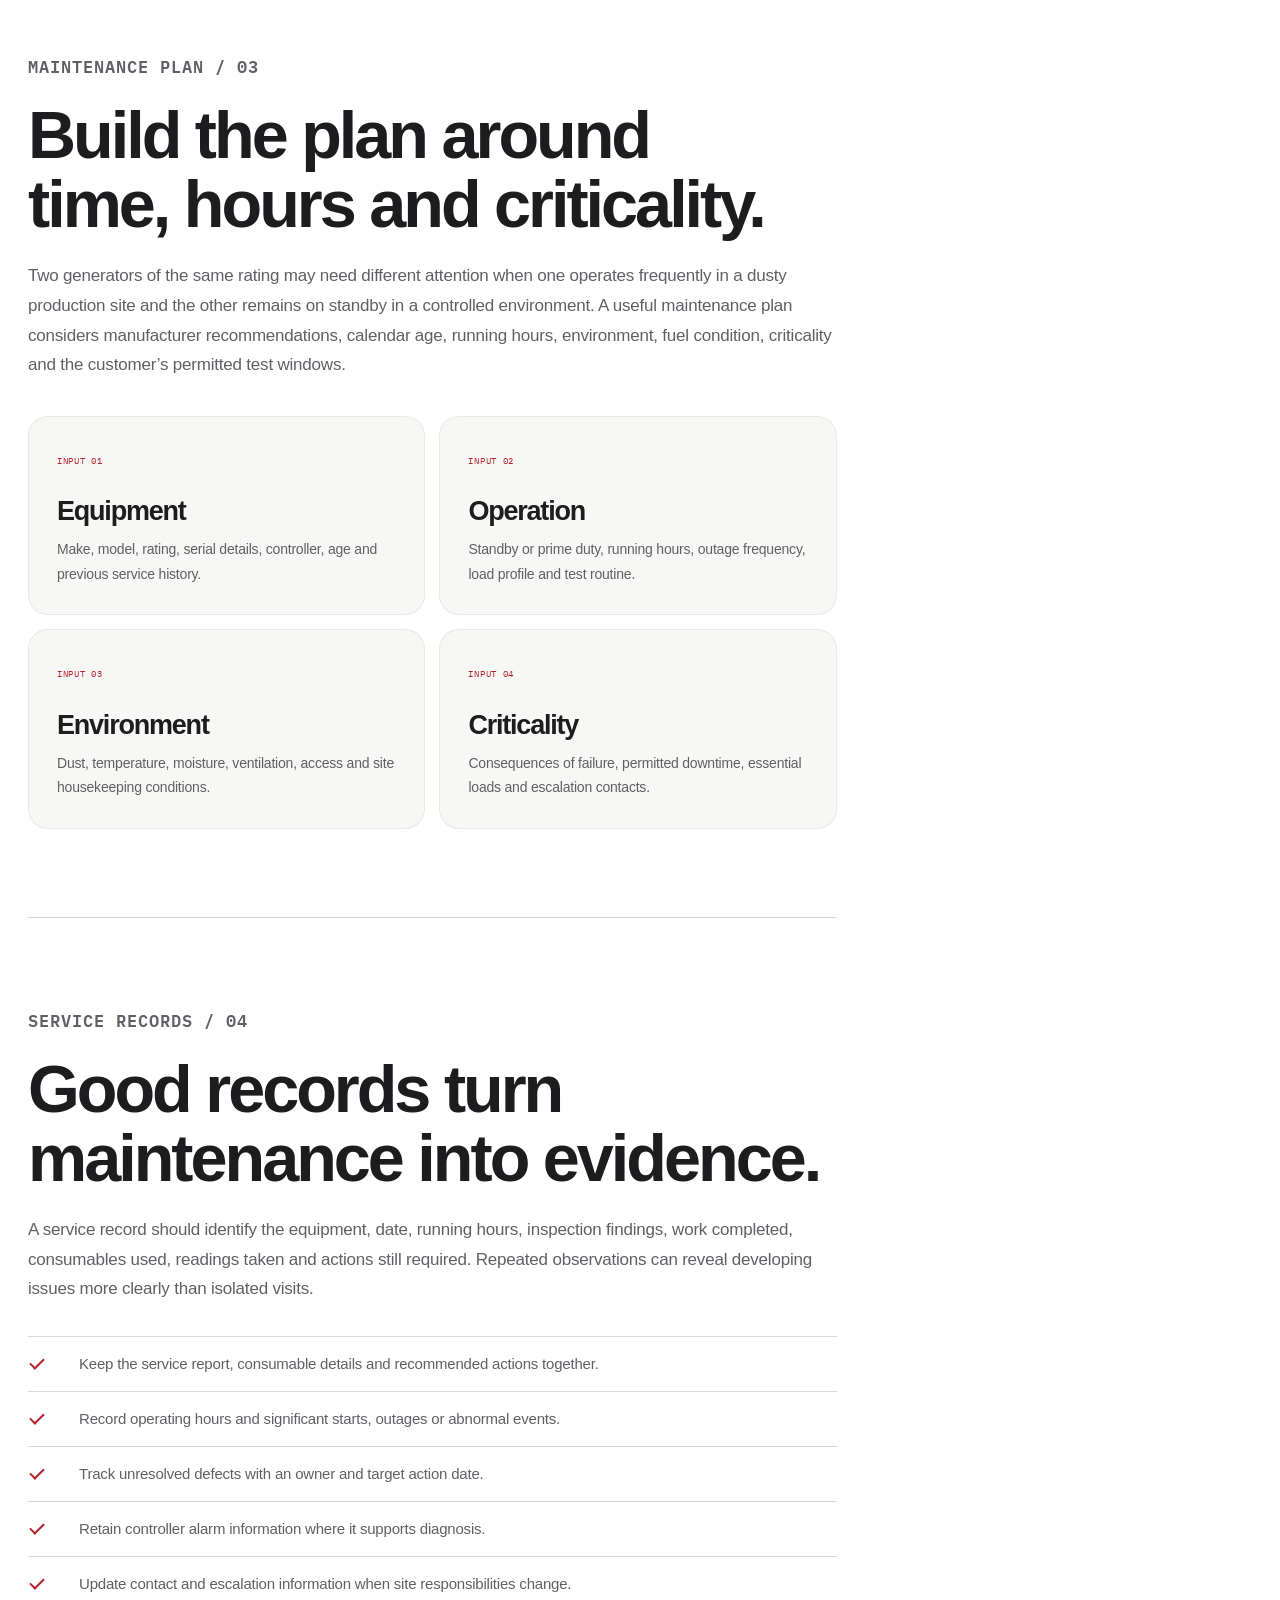
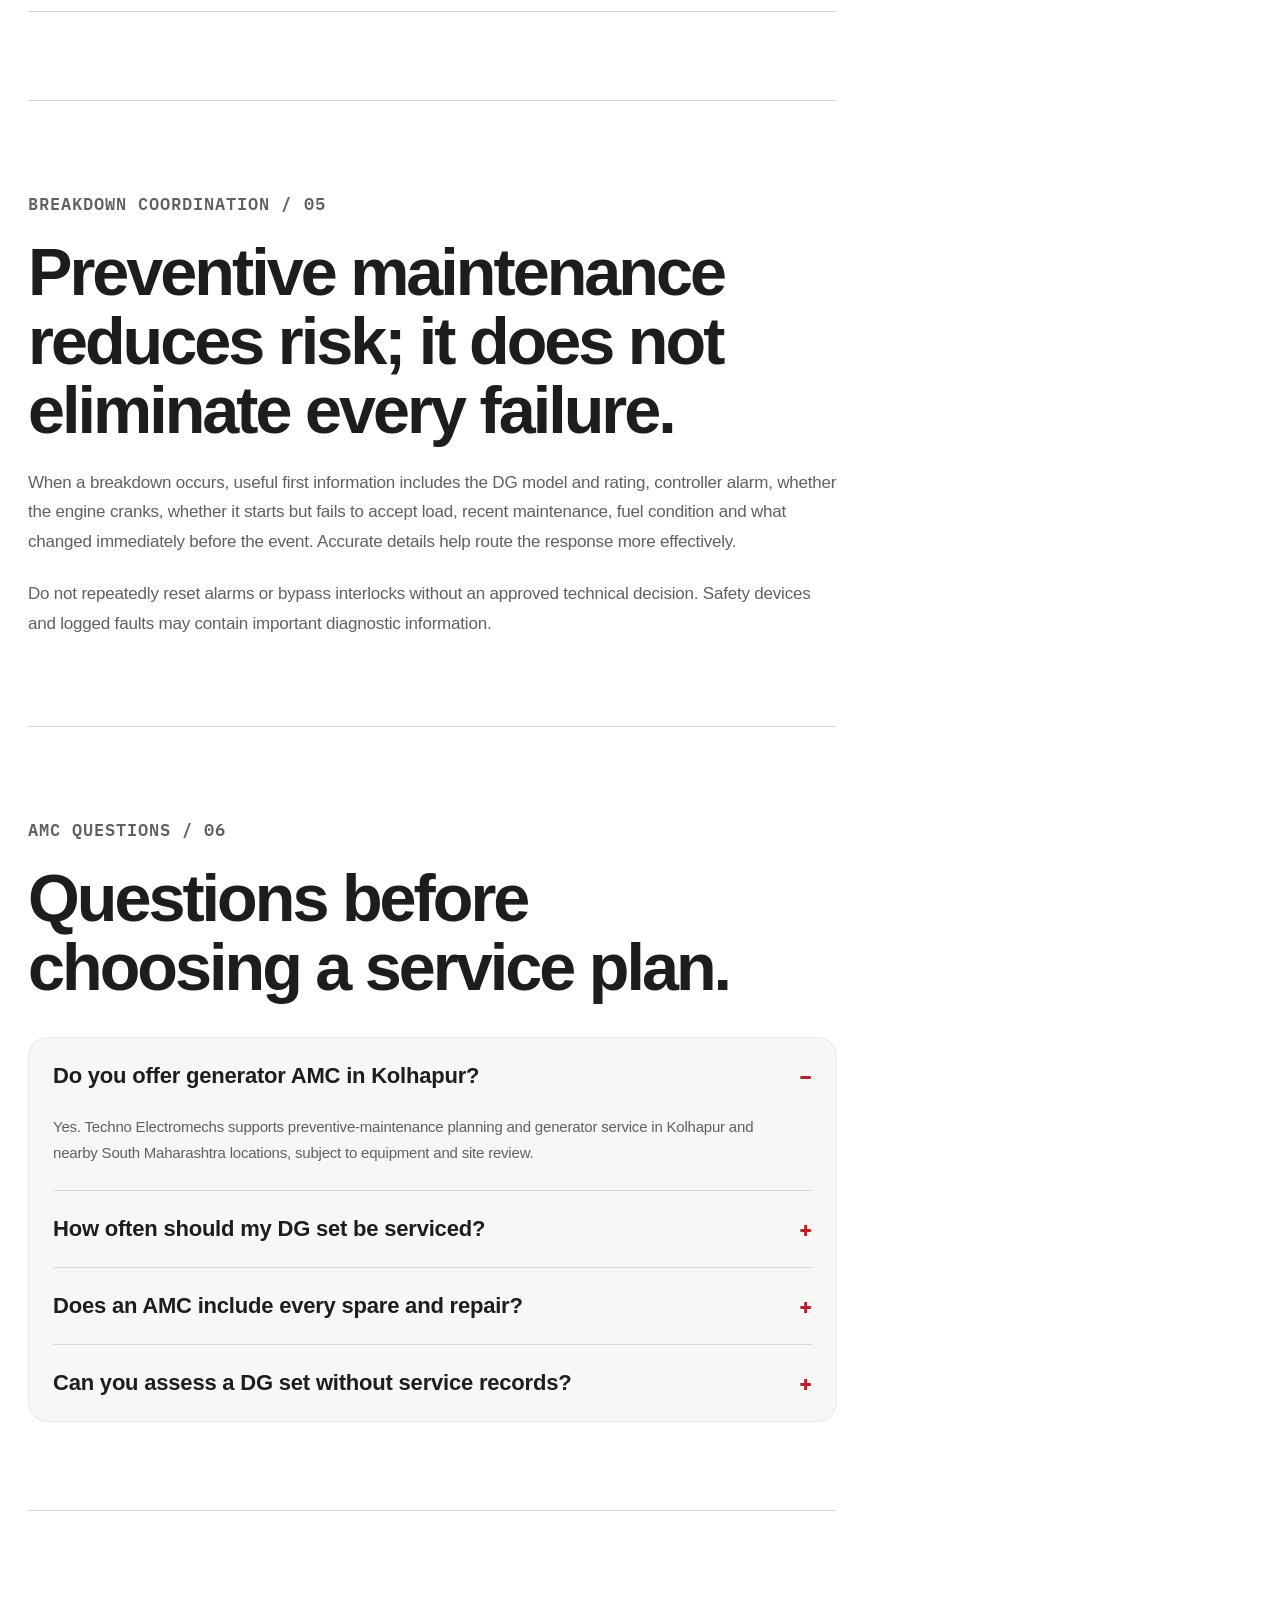
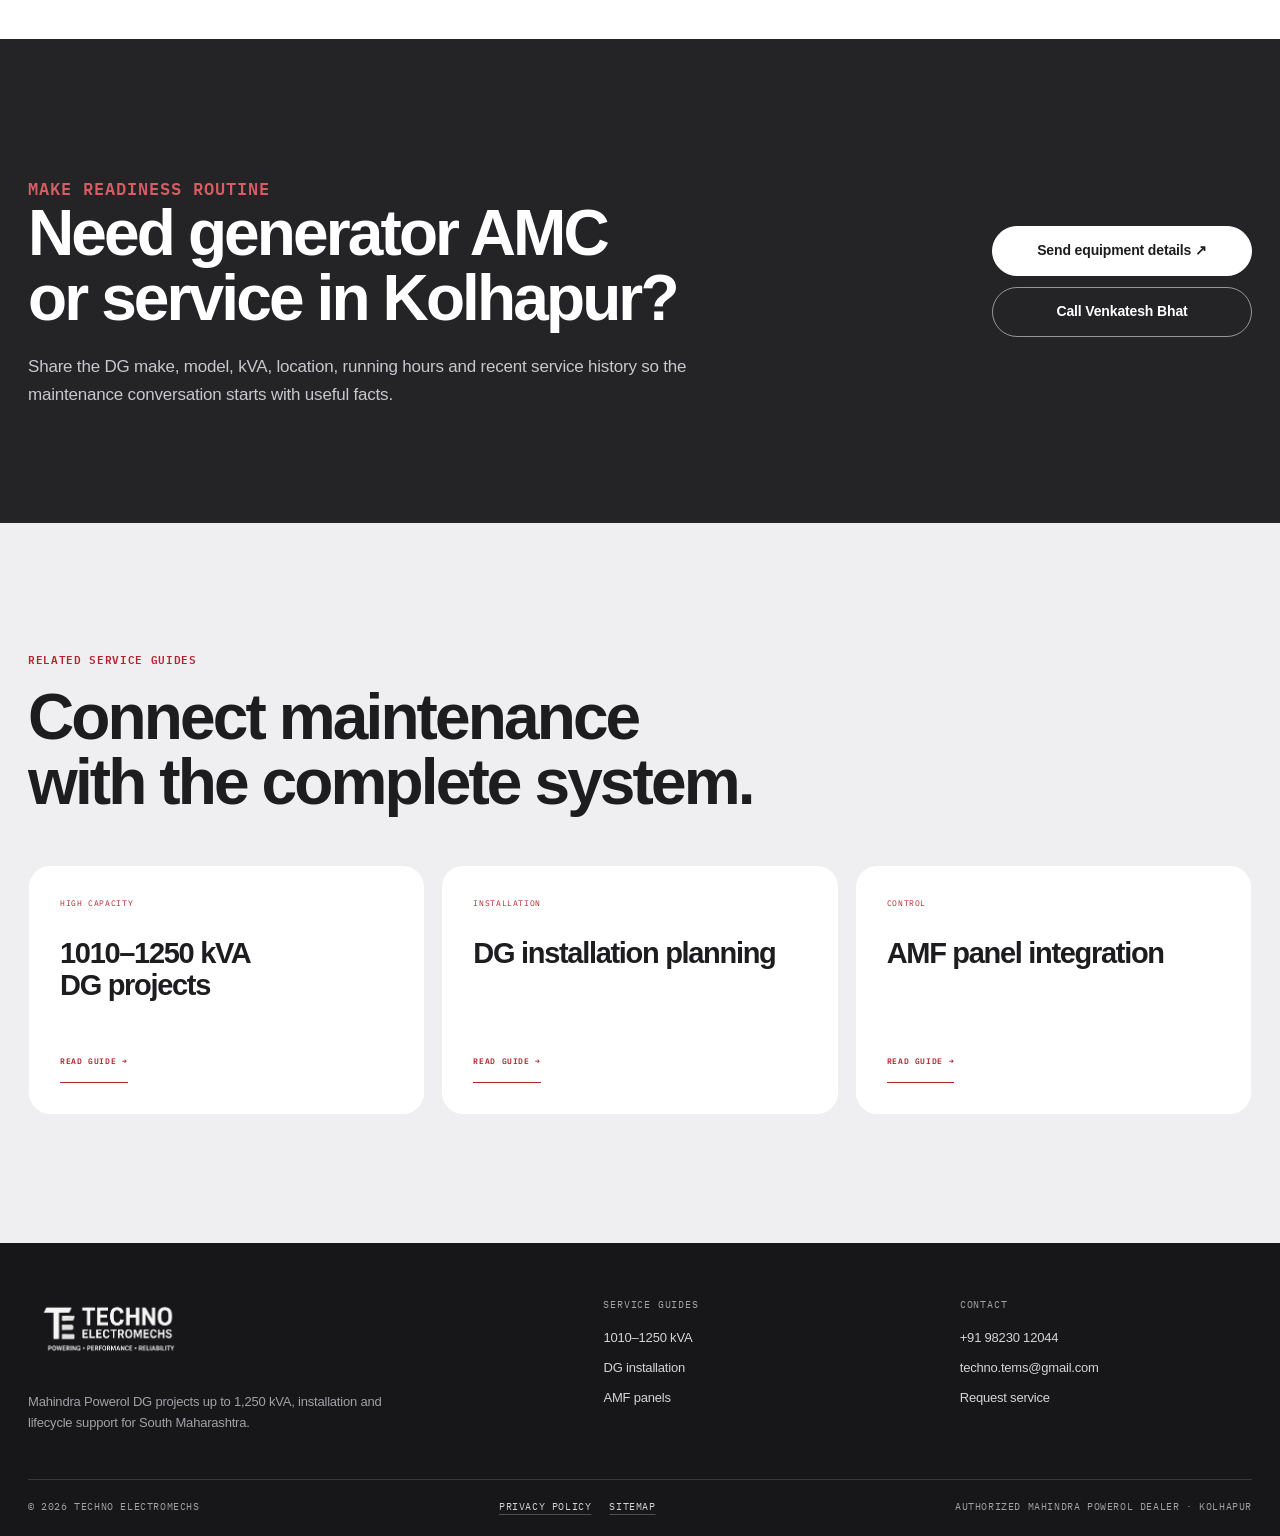
<file: generator-amc-service-kolhapur.html>
<!doctype html>
<html lang="en-IN" class="no-js">
<head>
  <meta charset="utf-8" />
  <meta name="viewport" content="width=device-width, initial-scale=1" />
  <title>Generator AMC &amp; Service in Kolhapur | Techno Electromechs</title>
  <meta name="description" content="Generator AMC and preventive service in Kolhapur with battery, fluid, filter and control checks, operating records and breakdown coordination." />
  <meta name="robots" content="index, follow, max-image-preview:large" />
  <meta name="theme-color" content="#15171a" />
  <link rel="canonical" href="https://shrinidhi13.github.io/technoelectromechs/generator-amc-service-kolhapur.html" />
  <meta property="og:type" content="website" />
  <meta property="og:locale" content="en_IN" />
  <meta property="og:site_name" content="Techno Electromechs" />
  <meta property="og:url" content="https://shrinidhi13.github.io/technoelectromechs/generator-amc-service-kolhapur.html" />
  <meta property="og:title" content="Generator AMC & Service in Kolhapur" />
  <meta property="og:description" content="Preventive maintenance and service planning that keeps a standby DG ready before the next outage." />
  <meta property="og:image" content="https://shrinidhi13.github.io/technoelectromechs/assets/og-image.png" />
  <meta property="og:image:width" content="1200" />
  <meta property="og:image:height" content="630" />
  <meta property="og:image:alt" content="Generator AMC and preventive service in Kolhapur by Techno Electromechs" />
  <meta name="twitter:card" content="summary_large_image" />
  <meta name="twitter:title" content="Generator AMC &amp; Service in Kolhapur" />
  <meta name="twitter:description" content="Preventive maintenance and service planning that keeps a standby DG ready before the next outage." />
  <meta name="twitter:image" content="https://shrinidhi13.github.io/technoelectromechs/assets/og-image.png" />
  <meta name="twitter:image:alt" content="Generator AMC and preventive service in Kolhapur by Techno Electromechs" />
  <link rel="icon" href="assets/favicon.svg" type="image/svg+xml" />
  <link rel="manifest" href="site.webmanifest" />
  <link rel="preconnect" href="https://fonts.googleapis.com" />
  <link rel="preconnect" href="https://fonts.gstatic.com" crossorigin />
  <link href="https://fonts.googleapis.com/css2?family=Barlow+Condensed:wght@600;700;800&family=IBM+Plex+Mono:wght@500;600&family=IBM+Plex+Sans:wght@400;500;600;700&display=swap" rel="stylesheet" />
  <link rel="stylesheet" href="assets/styles.css" />
  <link rel="stylesheet" href="assets/premium.css" />
  <script type="application/ld+json">
  {
    "@context": "https://schema.org",
    "@graph": [
      {
        "@type": "Service",
        "@id": "https://shrinidhi13.github.io/technoelectromechs/generator-amc-service-kolhapur.html#service",
        "name": "Generator AMC and Service in Kolhapur",
        "serviceType": "Diesel generator preventive maintenance and service",
        "description": "Preventive generator inspections, service planning, operating records, consumable support and breakdown coordination in Kolhapur and South Maharashtra.",
        "provider": {"@id": "https://shrinidhi13.github.io/technoelectromechs/#business"},
        "areaServed": ["Kolhapur", "Sangli", "Satara", "South Maharashtra"]
      },
      {
        "@type": "LocalBusiness",
        "@id": "https://shrinidhi13.github.io/technoelectromechs/#business",
        "name": "Techno Electromechs",
        "logo": "https://shrinidhi13.github.io/technoelectromechs/assets/brand/techno-electromechs-logo-horizontal-transparent.png",
        "url": "https://shrinidhi13.github.io/technoelectromechs/",
        "telephone": "+91-9823012044",
        "address": {"@type": "PostalAddress", "streetAddress": "Opp. Sudarshan Petrol Pump, Near Bagawati Hall, NH4", "addressLocality": "Gokul Shirgaon", "addressRegion": "Maharashtra", "postalCode": "416013", "addressCountry": "IN"}
      },
      {
        "@type": "BreadcrumbList",
        "itemListElement": [
          {"@type": "ListItem", "position": 1, "name": "Home", "item": "https://shrinidhi13.github.io/technoelectromechs/"},
          {"@type": "ListItem", "position": 2, "name": "Generator AMC and Service in Kolhapur", "item": "https://shrinidhi13.github.io/technoelectromechs/generator-amc-service-kolhapur.html"}
        ]
      }
    ]
  }
  </script>
</head>
<body class="service-page">
  <a class="skip-link" href="#main-content">Skip to main content</a>
  <header class="subpage-header">
    <div class="utility-bar"><div class="shell utility-inner"><span>Mahindra Powerol authorized dealer</span><span class="utility-location">Gokul Shirgaon · Kolhapur</span><a href="tel:+919823012044">+91 98230 12044</a></div></div>
    <div class="shell subpage-nav-row">
      <a class="brand" href="index.html" aria-label="Techno Electromechs home"><img class="brand-logo" src="assets/brand/techno-electromechs-logo-horizontal-transparent.png" width="323" height="123" alt="Techno Electromechs" /></a>
      <nav class="subpage-links" aria-label="Site navigation">
        <details class="page-menu">
          <summary><span>Explore pages</span><span class="page-menu__chevron" aria-hidden="true"></span></summary>
          <div class="page-menu__panel">
            <div class="page-menu__head"><span>Navigate / 01</span><strong>Power system guides.</strong><p>Move directly to the project or service information you need.</p></div>
            <div class="page-menu__links">
              <a class="page-menu__link page-menu__link--home" href="index.html"><span class="page-menu__index">00</span><span><strong>Homepage</strong><small>Overview, DG range and contact</small></span><span class="page-menu__arrow" aria-hidden="true">↗</span></a>
              <a class="page-menu__link" href="mahindra-powerol-1010-1250-kva.html"><span class="page-menu__index">01</span><span><strong>1010–1250 kVA</strong><small>High-capacity DG projects</small></span><span class="page-menu__arrow" aria-hidden="true">↗</span></a>
              <a class="page-menu__link" href="dg-set-installation-kolhapur.html"><span class="page-menu__index">02</span><span><strong>DG installation</strong><small>Site readiness and commissioning</small></span><span class="page-menu__arrow" aria-hidden="true">↗</span></a>
              <a class="page-menu__link" href="amf-panel-installation-kolhapur.html"><span class="page-menu__index">03</span><span><strong>AMF panels</strong><small>Automatic changeover planning</small></span><span class="page-menu__arrow" aria-hidden="true">↗</span></a>
              <a class="page-menu__link" href="generator-amc-service-kolhapur.html" aria-current="page"><span class="page-menu__index">04</span><span><strong>Generator AMC</strong><small>Preventive service and support</small></span><span class="page-menu__arrow" aria-hidden="true">↗</span></a>
            </div>
            <div class="page-menu__foot"><a href="privacy-policy.html">Privacy policy</a><a href="index.html#contact">Request service →</a></div>
          </div>
        </details>
        <a class="button button--primary button--small" href="index.html#contact">Request service ↗</a>
      </nav>
    </div>
  </header>

  <main id="main-content">
    <nav class="breadcrumb shell" aria-label="Breadcrumb"><a href="index.html">Home</a><span aria-hidden="true">/</span><span>Generator AMC and service in Kolhapur</span></nav>
    <section class="subpage-hero"><div class="shell subpage-hero-grid">
      <div><p class="section-code"><span>Lifecycle support</span> Preventive service guide</p><h1>Generator AMC for <em>readiness before failure.</em></h1><p class="subpage-lead">Preventive inspections, consumable planning, battery and control checks, operating records and service coordination for DG sets across Kolhapur and nearby industrial areas.</p><div class="subpage-actions"><a class="button button--primary" href="index.html#contact">Discuss an AMC ↗</a><a class="button button--line" href="tel:+919823012044">Call +91 98230 12044</a></div></div>
      <dl class="project-facts"><div><dt>Maintenance goal</dt><dd>Ready when required</dd></div><div><dt>Service approach</dt><dd>Inspect · Record · Act</dd></div><div><dt>Primary region</dt><dd>South Maharashtra</dd></div></dl>
    </div></section>

    <section class="subpage-body section-pad"><div class="shell editorial-grid">
      <article class="longform">
        <section id="why"><p class="eyebrow">Why preventive service / 01</p><h2>A standby generator can be idle and still deteriorate.</h2><p>Batteries lose capacity, terminals loosen or corrode, fluids age, filters load, hoses and belts change condition, control alarms go unnoticed and fuel-related issues can develop while operating hours remain low. The next utility failure is a poor time to discover these problems.</p><p>A generator annual maintenance contract creates an agreed inspection rhythm, defined scope, service records and a clearer path for acting on defects before they threaten availability.</p><div class="content-callout"><span>Scope note</span><p>Maintenance intervals and consumables must follow the applicable manufacturer guidance, equipment age, environment, running hours and operating duty. A website cannot prescribe one interval for every DG set.</p></div></section>

        <section id="scope"><p class="eyebrow">AMC scope / 02</p><h2>What can a preventive visit review?</h2><ul class="content-list">
          <li><strong>General condition:</strong> leakage, unusual wear, contamination, loose items, ventilation obstruction and housekeeping.</li>
          <li><strong>Engine fluids:</strong> oil and coolant level or condition, with replacement according to the approved schedule.</li>
          <li><strong>Filters and consumables:</strong> air, oil and fuel items reviewed against hours, time and site conditions.</li>
          <li><strong>Starting system:</strong> battery condition, terminals, charging arrangement and starter operation.</li>
          <li><strong>Cooling and exhaust:</strong> radiator condition, airflow path, belts, hoses, exhaust supports and visible abnormalities.</li>
          <li><strong>Controls and alarms:</strong> controller indications, stored alarms, emergency stop and operating-mode status.</li>
          <li><strong>Electrical observations:</strong> accessible connections, earthing condition, panel cleanliness and indication health.</li>
          <li><strong>Operating trial:</strong> start, run and shutdown observations using the approved test process and site permissions.</li>
        </ul></section>

        <section id="plan"><p class="eyebrow">Maintenance plan / 03</p><h2>Build the plan around time, hours and criticality.</h2><p>Two generators of the same rating may need different attention when one operates frequently in a dusty production site and the other remains on standby in a controlled environment. A useful maintenance plan considers manufacturer recommendations, calendar age, running hours, environment, fuel condition, criticality and the customer’s permitted test windows.</p><div class="info-grid">
          <div class="info-card"><span>INPUT 01</span><h3>Equipment</h3><p>Make, model, rating, serial details, controller, age and previous service history.</p></div>
          <div class="info-card"><span>INPUT 02</span><h3>Operation</h3><p>Standby or prime duty, running hours, outage frequency, load profile and test routine.</p></div>
          <div class="info-card"><span>INPUT 03</span><h3>Environment</h3><p>Dust, temperature, moisture, ventilation, access and site housekeeping conditions.</p></div>
          <div class="info-card"><span>INPUT 04</span><h3>Criticality</h3><p>Consequences of failure, permitted downtime, essential loads and escalation contacts.</p></div>
        </div></section>

        <section id="records"><p class="eyebrow">Service records / 04</p><h2>Good records turn maintenance into evidence.</h2><p>A service record should identify the equipment, date, running hours, inspection findings, work completed, consumables used, readings taken and actions still required. Repeated observations can reveal developing issues more clearly than isolated visits.</p><ul class="content-list">
          <li>Keep the service report, consumable details and recommended actions together.</li>
          <li>Record operating hours and significant starts, outages or abnormal events.</li>
          <li>Track unresolved defects with an owner and target action date.</li>
          <li>Retain controller alarm information where it supports diagnosis.</li>
          <li>Update contact and escalation information when site responsibilities change.</li>
        </ul></section>

        <section id="breakdown"><p class="eyebrow">Breakdown coordination / 05</p><h2>Preventive maintenance reduces risk; it does not eliminate every failure.</h2><p>When a breakdown occurs, useful first information includes the DG model and rating, controller alarm, whether the engine cranks, whether it starts but fails to accept load, recent maintenance, fuel condition and what changed immediately before the event. Accurate details help route the response more effectively.</p><p>Do not repeatedly reset alarms or bypass interlocks without an approved technical decision. Safety devices and logged faults may contain important diagnostic information.</p></section>

        <section id="questions"><p class="eyebrow">AMC questions / 06</p><h2>Questions before choosing a service plan.</h2><div class="service-page-faq">
          <details open><summary>Do you offer generator AMC in Kolhapur?</summary><p>Yes. Techno Electromechs supports preventive-maintenance planning and generator service in Kolhapur and nearby South Maharashtra locations, subject to equipment and site review.</p></details>
          <details><summary>How often should my DG set be serviced?</summary><p>The correct interval depends on manufacturer guidance, calendar time, running hours, duty and site conditions. Equipment details and service history should be reviewed before defining the plan.</p></details>
          <details><summary>Does an AMC include every spare and repair?</summary><p>Coverage depends on the quoted contract. Inspection labour, consumables, scheduled replacements, breakdown attendance and major repairs should be stated clearly rather than assumed.</p></details>
          <details><summary>Can you assess a DG set without service records?</summary><p>Yes, an initial condition review can establish visible status and available equipment information. Missing history should be noted because it may affect maintenance recommendations.</p></details>
        </div></section>
      </article>
      <aside class="page-toc" aria-label="On this page"><span>On this page</span><nav><a href="#why">Why preventive service</a><a href="#scope">AMC scope</a><a href="#plan">Maintenance plan</a><a href="#records">Service records</a><a href="#breakdown">Breakdown coordination</a><a href="#questions">Questions</a></nav><a class="button button--primary" href="index.html#contact">Discuss an AMC ↗</a></aside>
    </div></section>

    <section class="page-cta"><div class="shell page-cta-grid"><div><p class="eyebrow">Make readiness routine</p><h2>Need generator AMC or service in Kolhapur?</h2><p>Share the DG make, model, kVA, location, running hours and recent service history so the maintenance conversation starts with useful facts.</p></div><div class="page-cta-actions"><a class="button button--light" href="index.html#contact">Send equipment details ↗</a><a class="button button--line-dark" href="tel:+919823012044">Call Venkatesh Bhat</a></div></div></section>

    <section class="related-section section-pad"><div class="shell"><p class="eyebrow">Related service guides</p><h2>Connect maintenance with the complete system.</h2><div class="related-grid">
      <a class="related-card" href="mahindra-powerol-1010-1250-kva.html"><span>High capacity</span><h3>1010–1250 kVA DG projects</h3><span class="arrow-link">Read guide →</span></a>
      <a class="related-card" href="dg-set-installation-kolhapur.html"><span>Installation</span><h3>DG installation planning</h3><span class="arrow-link">Read guide →</span></a>
      <a class="related-card" href="amf-panel-installation-kolhapur.html"><span>Control</span><h3>AMF panel integration</h3><span class="arrow-link">Read guide →</span></a>
    </div></div></section>
  </main>

  <footer class="site-footer"><div class="shell footer-grid"><div class="footer-brand"><a class="brand brand--footer" href="index.html"><img class="brand-logo" src="assets/brand/techno-electromechs-logo-horizontal-transparent.png" width="323" height="123" alt="Techno Electromechs" /></a><p>Mahindra Powerol DG projects up to 1,250 kVA, installation and lifecycle support for South Maharashtra.</p></div><div class="footer-links"><span>Service guides</span><a href="mahindra-powerol-1010-1250-kva.html">1010–1250 kVA</a><a href="dg-set-installation-kolhapur.html">DG installation</a><a href="amf-panel-installation-kolhapur.html">AMF panels</a></div><div class="footer-links"><span>Contact</span><a href="tel:+919823012044">+91 98230 12044</a><a href="mailto:techno.tems@gmail.com">techno.tems@gmail.com</a><a href="index.html#contact">Request service</a></div></div><div class="shell footer-bottom"><span>© 2026 Techno Electromechs</span><nav class="footer-legal" aria-label="Legal and site links"><a href="privacy-policy.html">Privacy policy</a><a href="sitemap.xml">Sitemap</a></nav><span>Authorized Mahindra Powerol dealer · Kolhapur</span></div></footer>
  <a class="floating-whatsapp" href="https://wa.me/919823012044?text=Hello%20Venkatesh%20Bhat%2C%20I%20need%20help%20with%20a%20DG%20set%20requirement." target="_blank" rel="noopener noreferrer" aria-label="Contact us on WhatsApp — Techno Electromechs" title="Contact us on WhatsApp">
    <span class="floating-whatsapp__note" aria-hidden="true">Contact us on WhatsApp</span>
    <img class="floating-whatsapp__icon" src="assets/whatsapp-mark.svg" width="46" height="46" alt="" aria-hidden="true" />
  </a>

  <div class="mobile-actions" aria-label="Quick contact actions">
    <a href="tel:+919823012044" aria-label="Call Techno Electromechs">Call</a>
    <a href="https://wa.me/919823012044?text=Hello%20Venkatesh%20Bhat%2C%20I%20need%20help%20with%20a%20DG%20set%20requirement." target="_blank" rel="noopener noreferrer" aria-label="Discuss a requirement on WhatsApp">WhatsApp</a>
    <a href="index.html#contact">Assessment</a>
  </div>
  <script src="assets/navigation.js" defer></script>
</body>
</html>
</file>
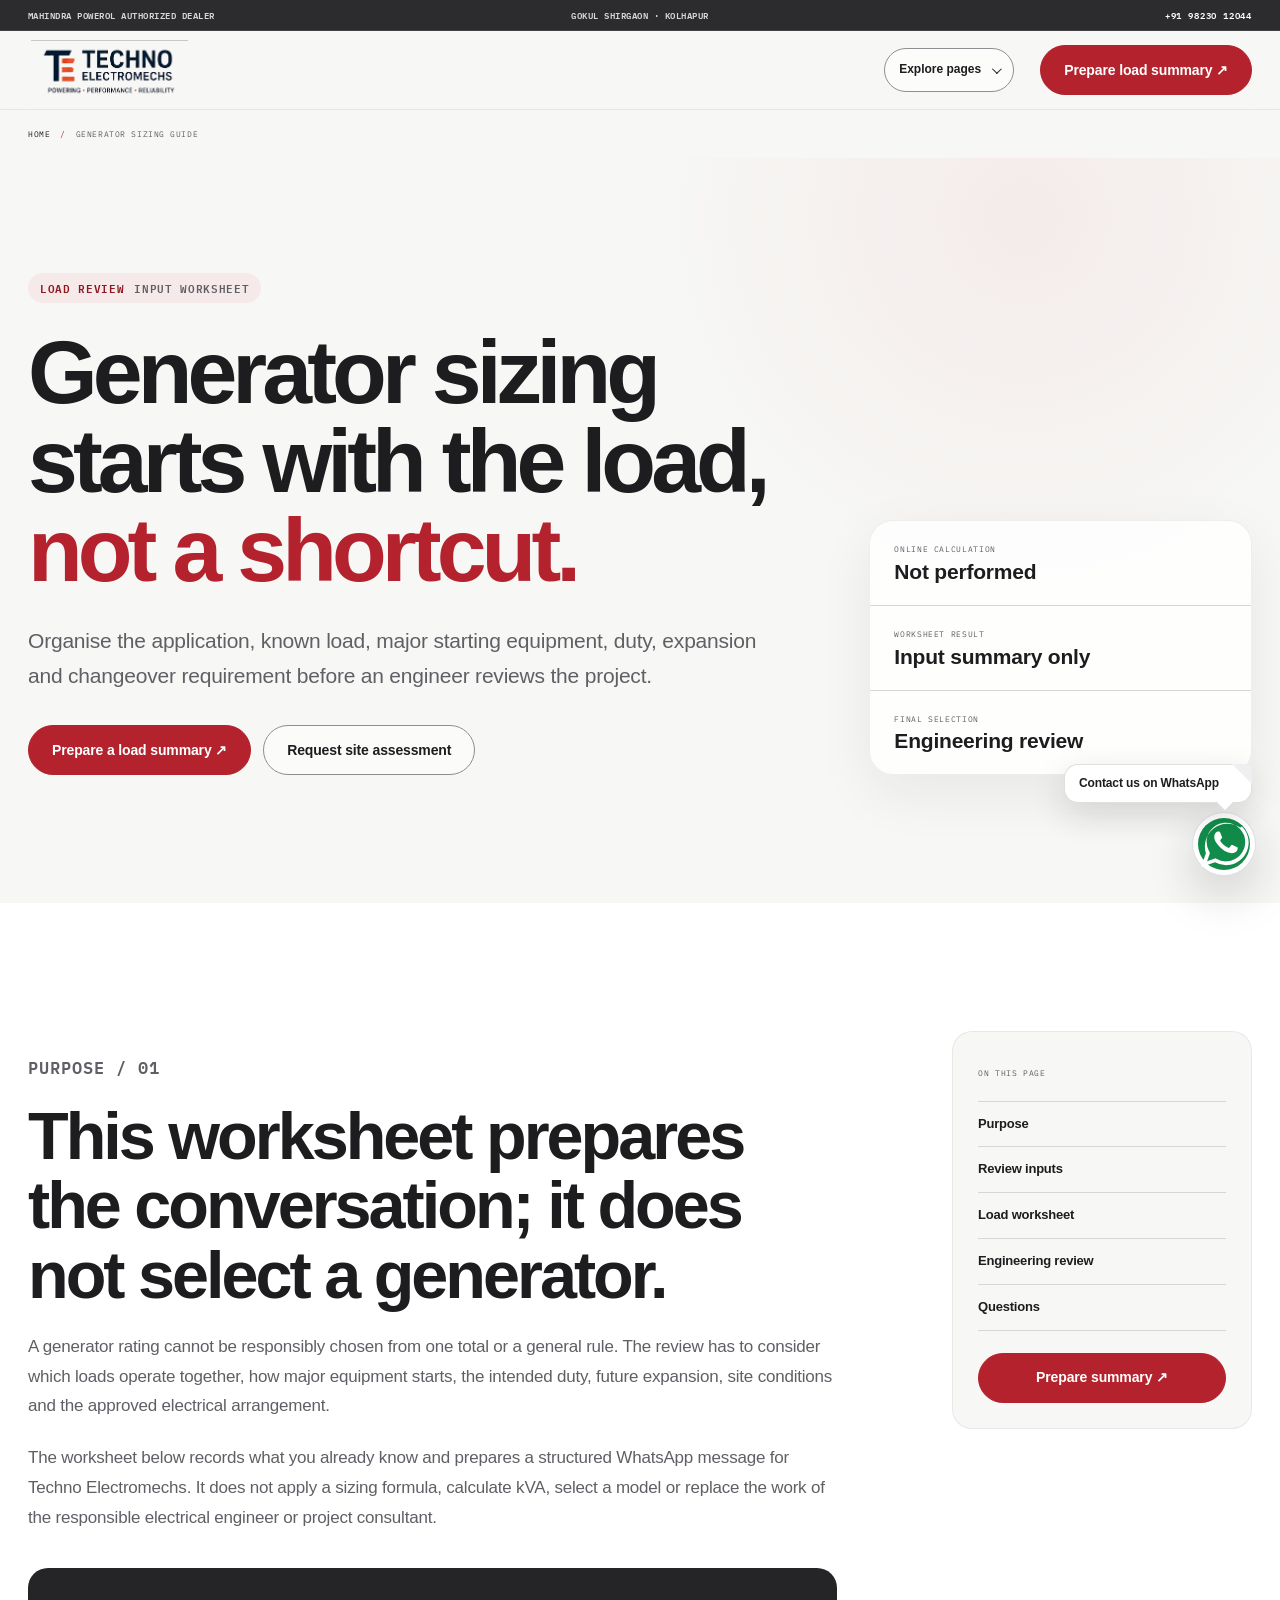
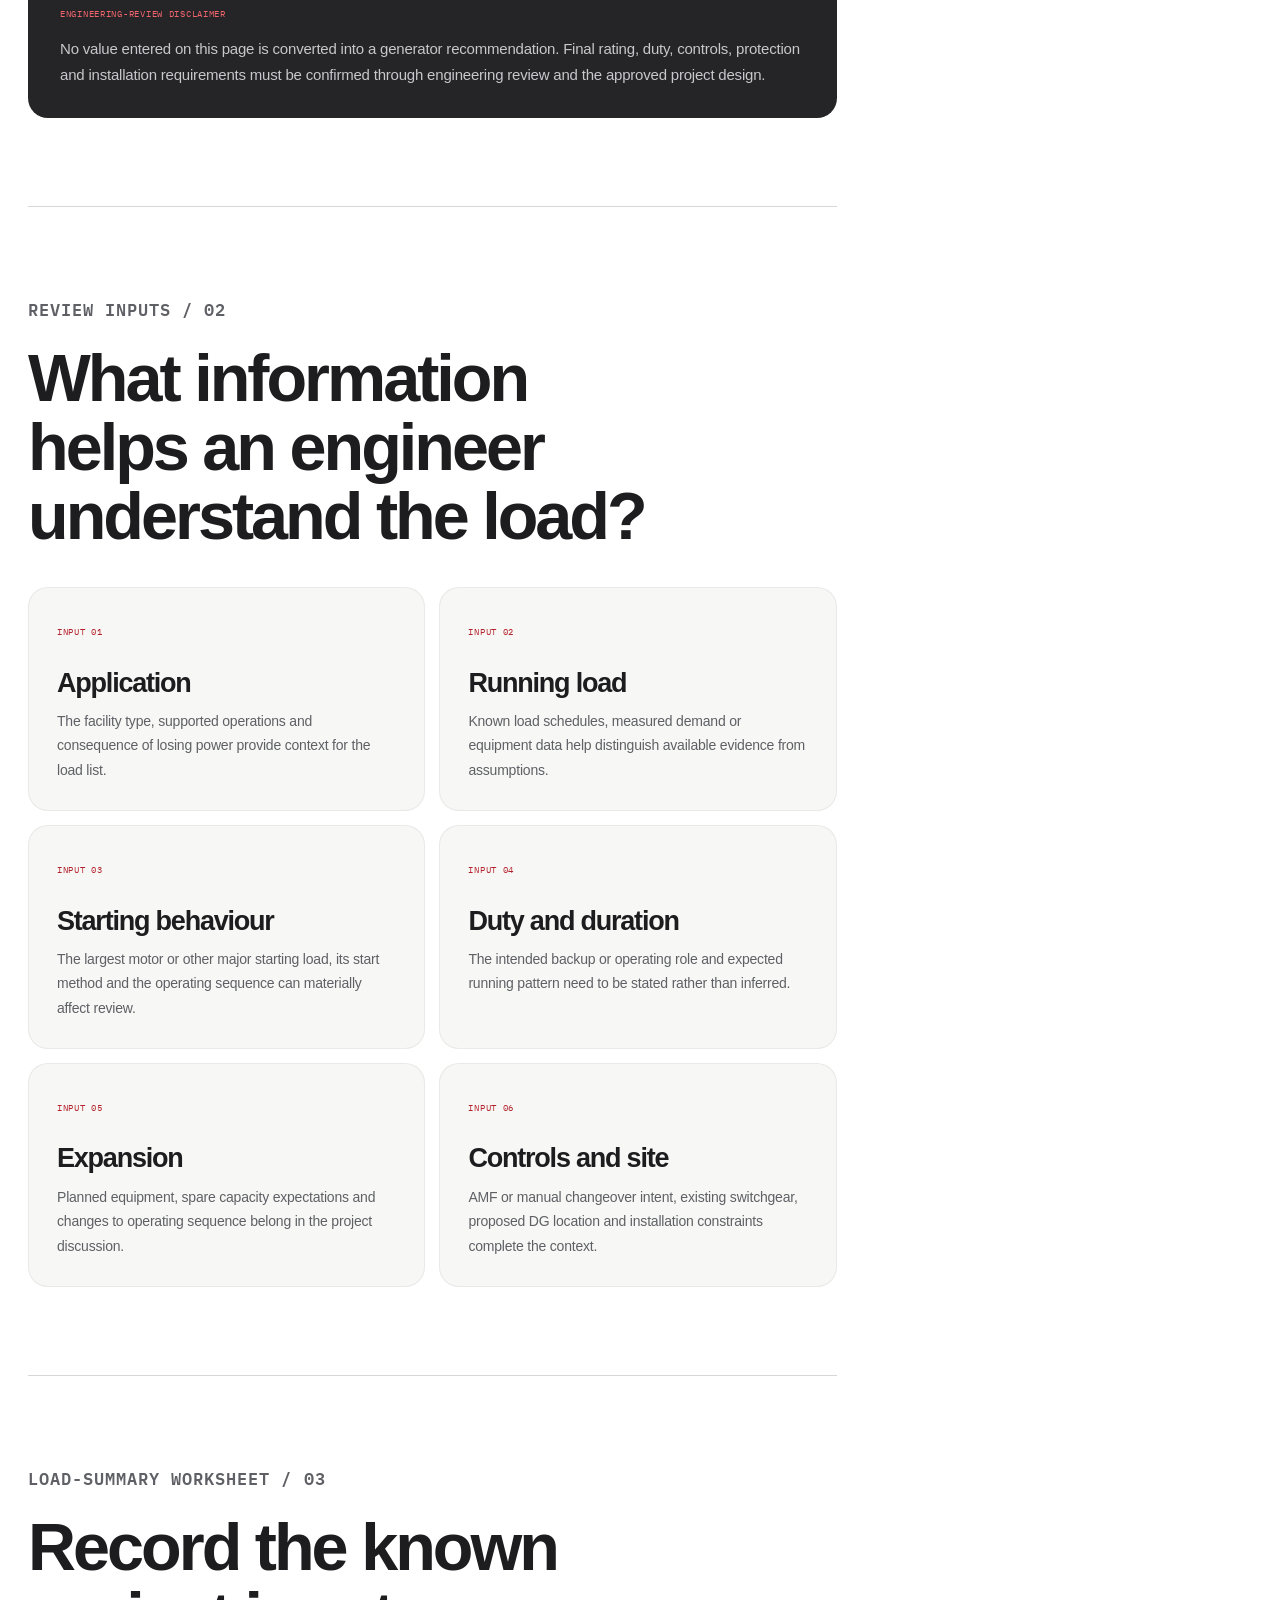
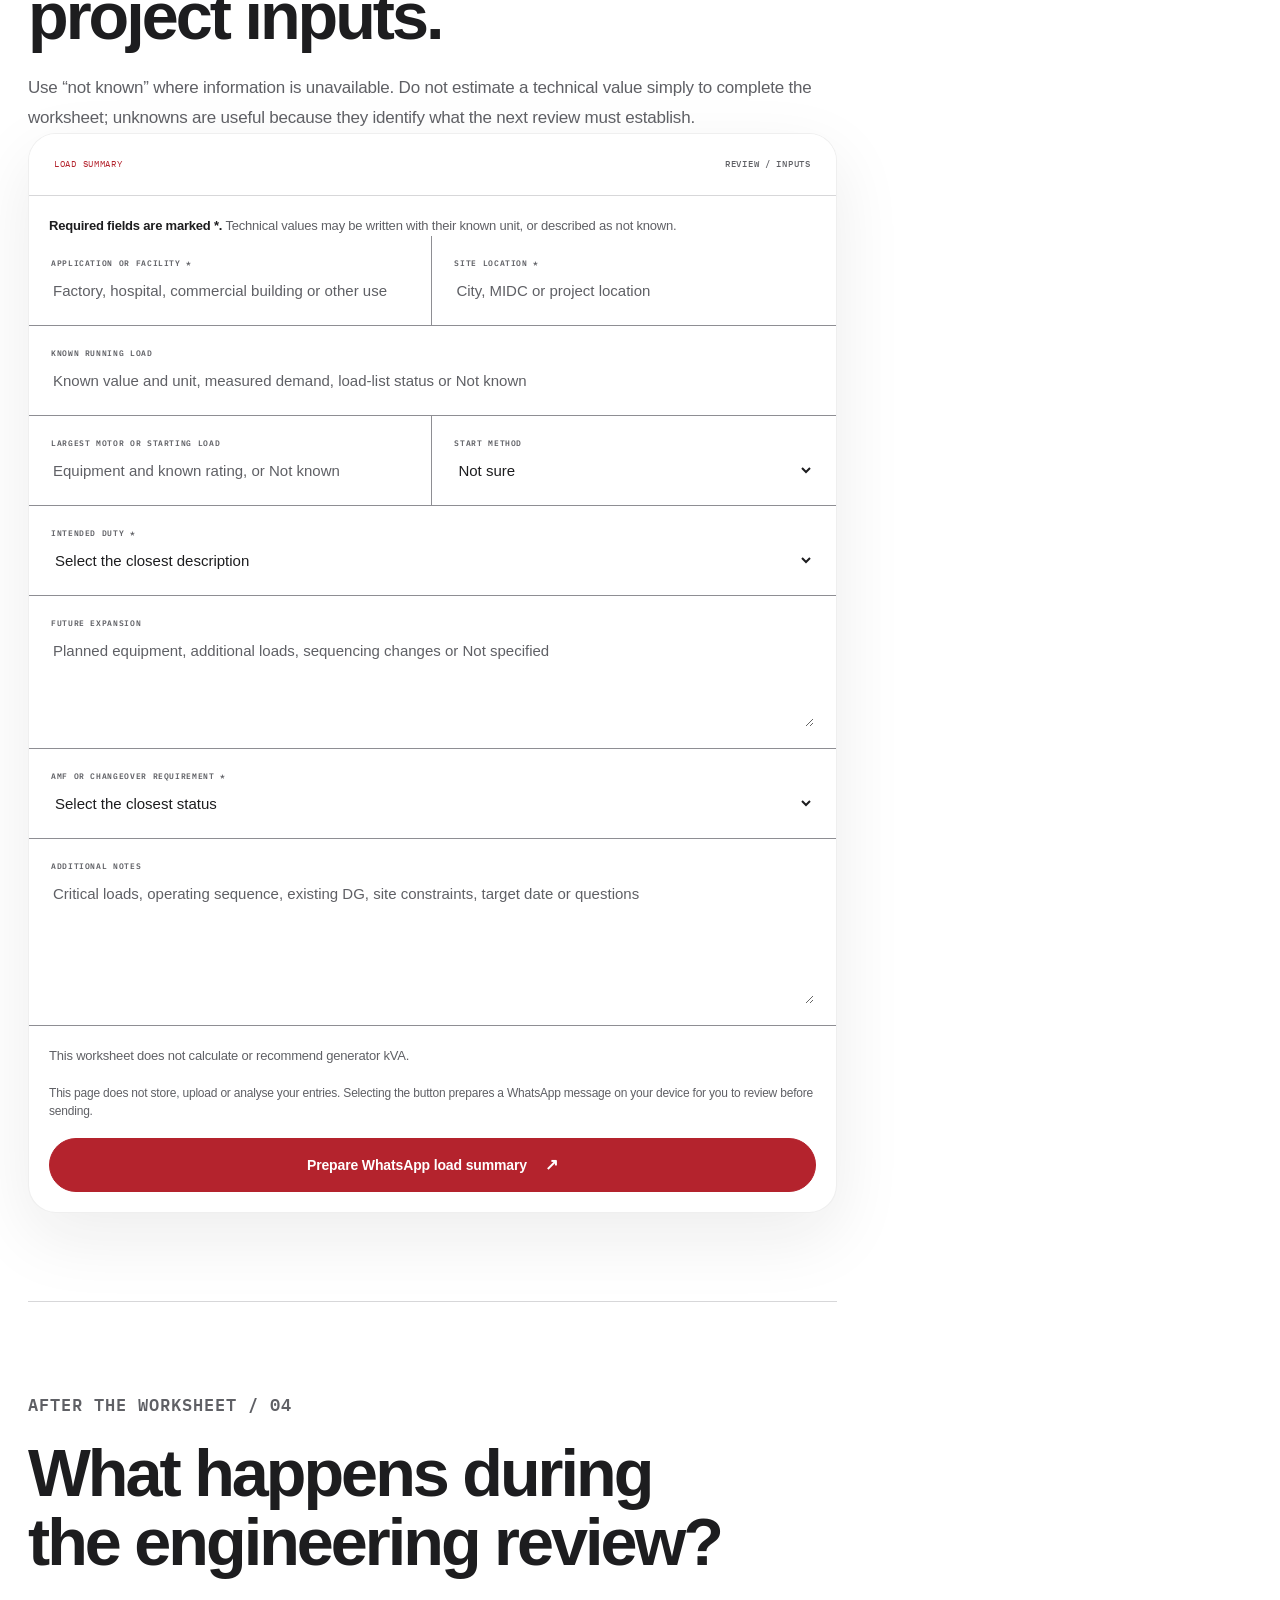
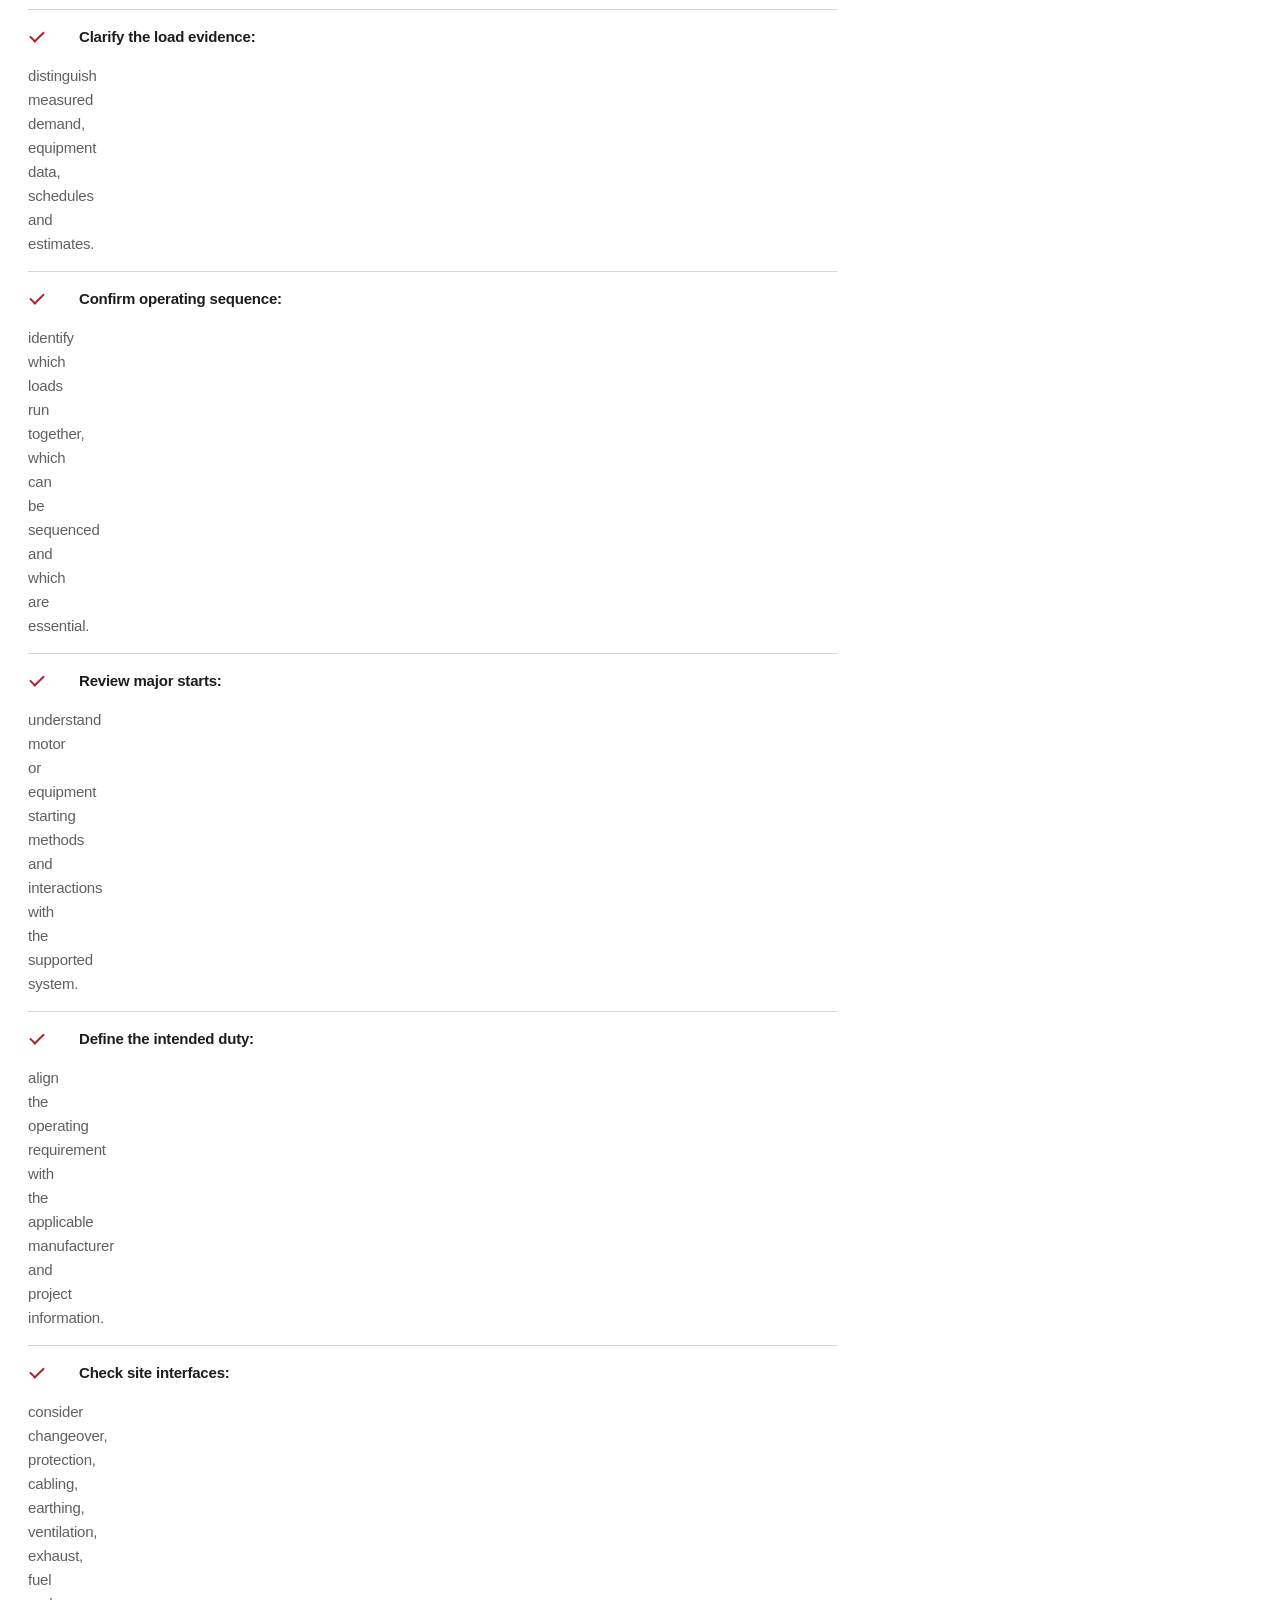
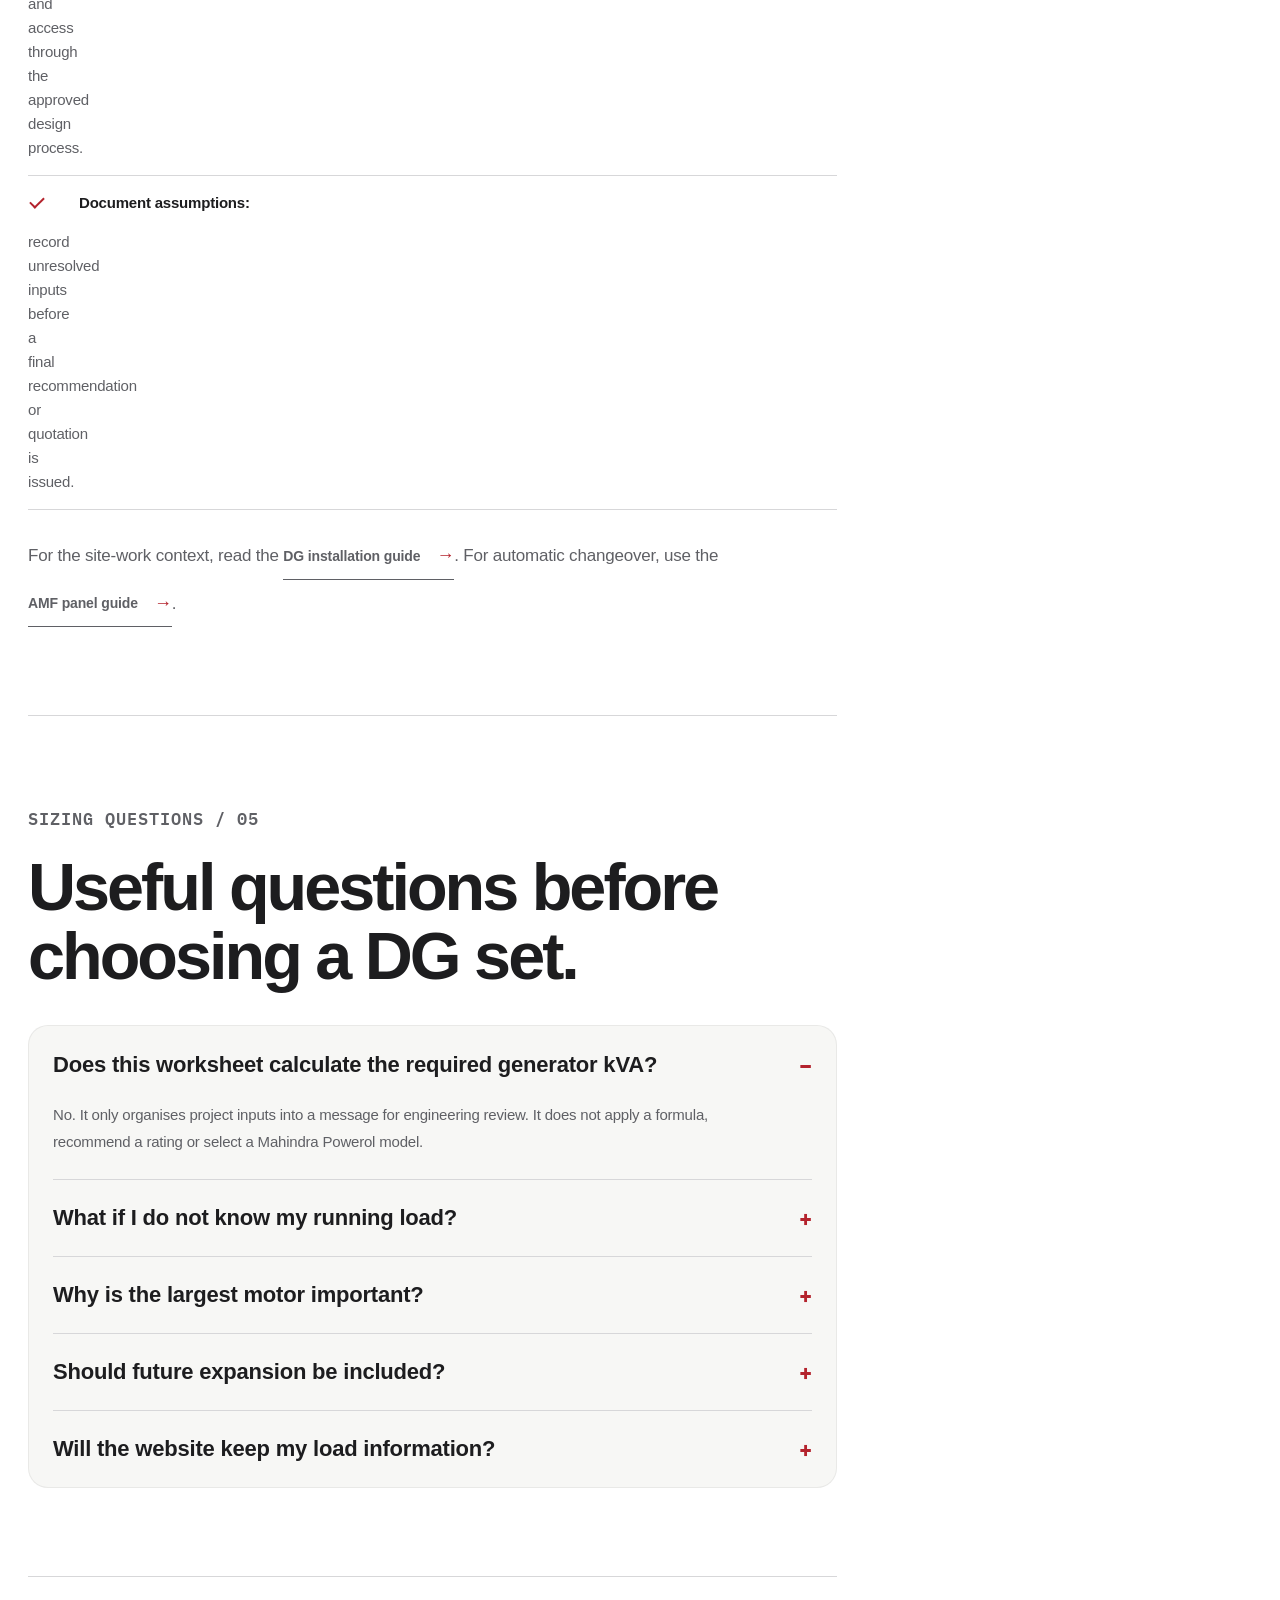
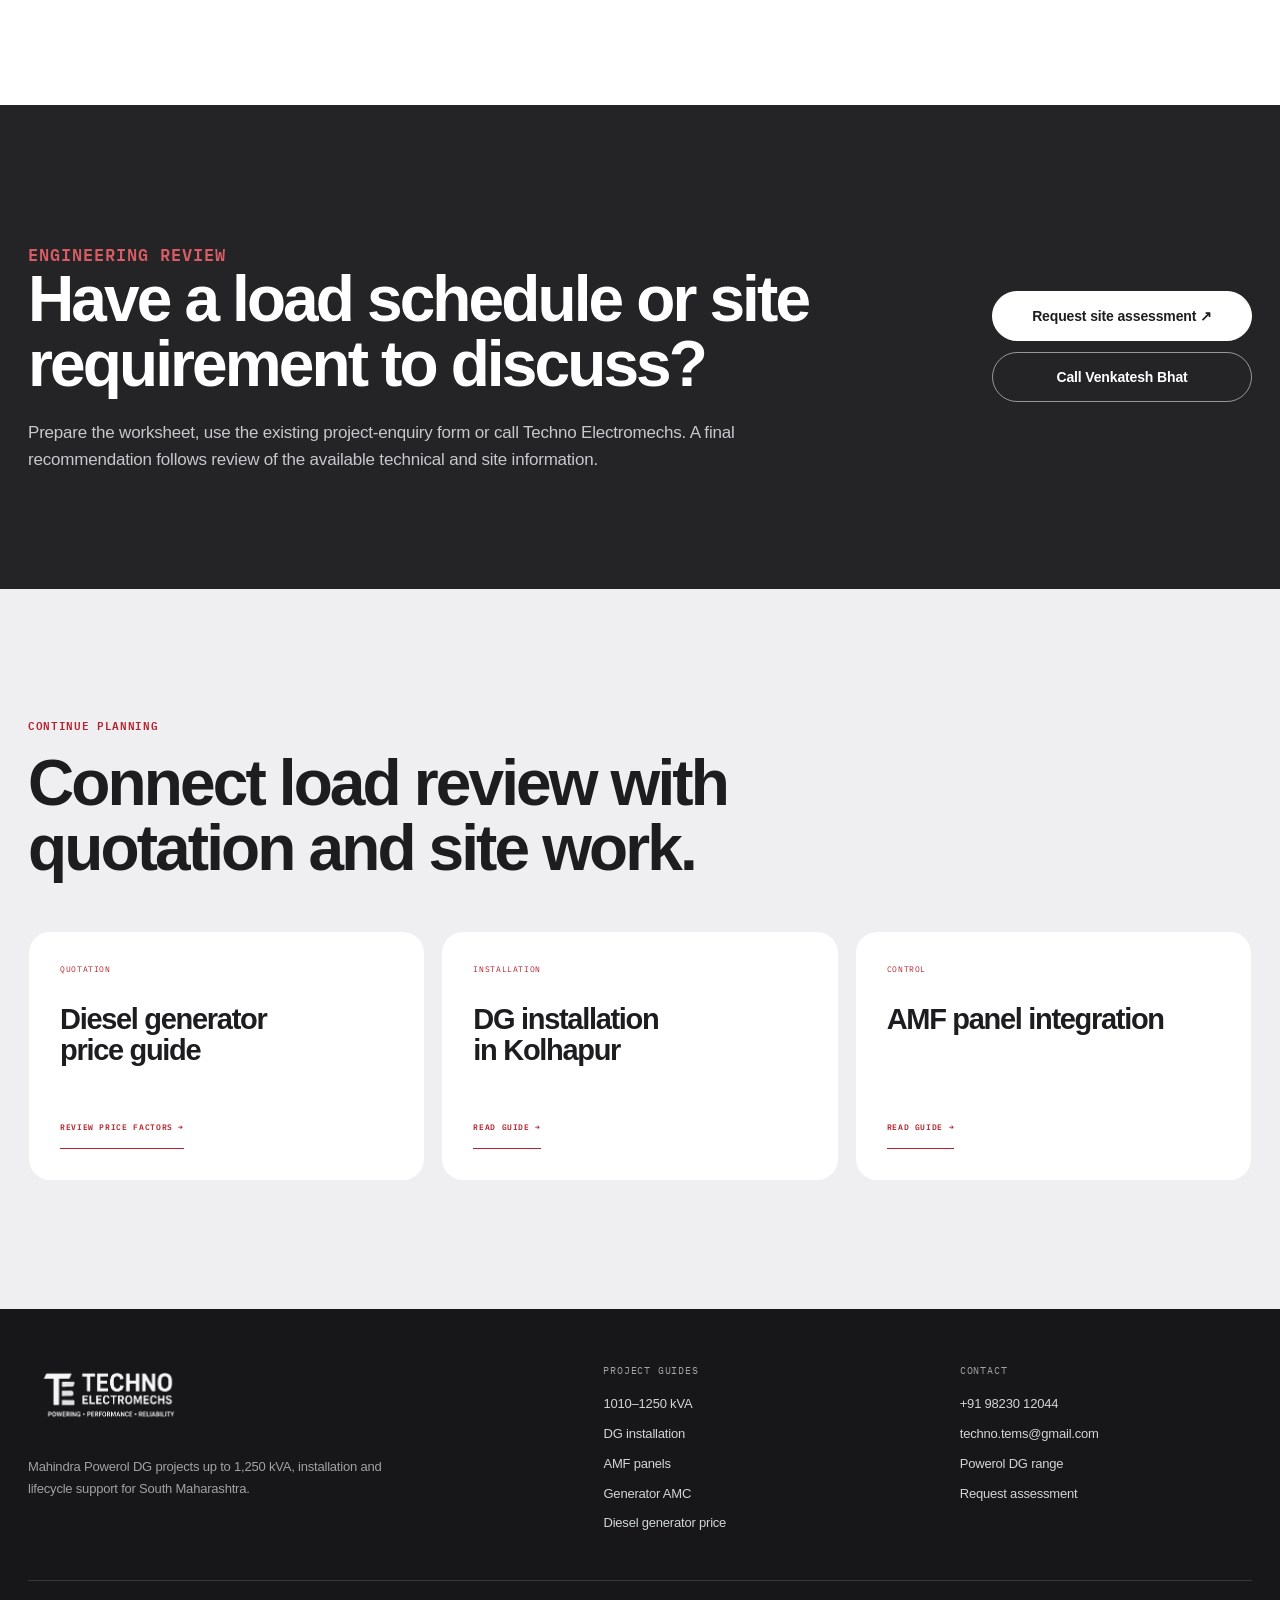
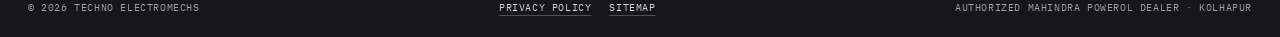
<file: generator-sizing-guide.html>
<!doctype html>
<html lang="en-IN" class="no-js">
<head>
  <meta charset="utf-8" />
  <meta name="viewport" content="width=device-width, initial-scale=1" />
  <title>Generator Sizing Guide | Load Summary Worksheet</title>
  <meta name="description" content="Prepare a structured generator load summary for engineering review. Record the application, running load, largest motor, duty, expansion and AMF requirement." />
  <meta name="robots" content="index, follow, max-image-preview:large" />
  <meta name="theme-color" content="#15171a" />
  <meta name="format-detection" content="telephone=yes" />
  <link rel="canonical" href="https://shrinidhi13.github.io/technoelectromechs/generator-sizing-guide.html" />
  <link rel="alternate" hreflang="en-IN" href="https://shrinidhi13.github.io/technoelectromechs/generator-sizing-guide.html" />
  <link rel="alternate" hreflang="x-default" href="https://shrinidhi13.github.io/technoelectromechs/generator-sizing-guide.html" />

  <meta property="og:type" content="website" />
  <meta property="og:locale" content="en_IN" />
  <meta property="og:site_name" content="Techno Electromechs" />
  <meta property="og:url" content="https://shrinidhi13.github.io/technoelectromechs/generator-sizing-guide.html" />
  <meta property="og:title" content="Generator Sizing Guide | Load Summary Worksheet" />
  <meta property="og:description" content="Organise known load and operating inputs for an engineering review without relying on an online kVA calculator." />
  <meta property="og:image" content="https://shrinidhi13.github.io/technoelectromechs/assets/og-image.png" />
  <meta property="og:image:type" content="image/png" />
  <meta property="og:image:width" content="1200" />
  <meta property="og:image:height" content="630" />
  <meta property="og:image:alt" content="Techno Electromechs generator load-summary guide for engineering review" />
  <meta name="twitter:card" content="summary_large_image" />
  <meta name="twitter:title" content="Generator Sizing Guide | Load Summary Worksheet" />
  <meta name="twitter:description" content="Prepare application, load, motor, duty, expansion and AMF inputs for an engineering discussion." />
  <meta name="twitter:image" content="https://shrinidhi13.github.io/technoelectromechs/assets/og-image.png" />
  <meta name="twitter:image:alt" content="Techno Electromechs generator load-summary guide for engineering review" />

  <link rel="icon" href="assets/favicon.svg" type="image/svg+xml" />
  <link rel="manifest" href="site.webmanifest" />
  <link rel="preconnect" href="https://fonts.googleapis.com" />
  <link rel="preconnect" href="https://fonts.gstatic.com" crossorigin />
  <link href="https://fonts.googleapis.com/css2?family=Barlow+Condensed:wght@600;700;800&amp;family=IBM+Plex+Mono:wght@500;600&amp;family=IBM+Plex+Sans:wght@400;500;600;700&amp;display=swap" rel="stylesheet" />
  <link rel="stylesheet" href="assets/styles.css" />
  <link rel="stylesheet" href="assets/premium.css" />
  <script type="application/ld+json">
  {
    "@context": "https://schema.org",
    "@graph": [
      {
        "@type": "WebPage",
        "@id": "https://shrinidhi13.github.io/technoelectromechs/generator-sizing-guide.html#webpage",
        "url": "https://shrinidhi13.github.io/technoelectromechs/generator-sizing-guide.html",
        "name": "Generator Sizing Guide | Load Summary Worksheet",
        "description": "A practical worksheet for organising generator load and operating inputs before engineering review, without calculating or recommending a kVA rating.",
        "inLanguage": "en-IN",
        "isPartOf": {"@id": "https://shrinidhi13.github.io/technoelectromechs/#website"},
        "about": {"@id": "https://shrinidhi13.github.io/technoelectromechs/#business"},
        "breadcrumb": {"@id": "https://shrinidhi13.github.io/technoelectromechs/generator-sizing-guide.html#breadcrumb"}
      },
      {
        "@type": "BreadcrumbList",
        "@id": "https://shrinidhi13.github.io/technoelectromechs/generator-sizing-guide.html#breadcrumb",
        "itemListElement": [
          {"@type": "ListItem", "position": 1, "name": "Home", "item": "https://shrinidhi13.github.io/technoelectromechs/"},
          {"@type": "ListItem", "position": 2, "name": "Generator Sizing Guide", "item": "https://shrinidhi13.github.io/technoelectromechs/generator-sizing-guide.html"}
        ]
      }
    ]
  }
  </script>
</head>
<body class="service-page sizing-guide-page">
  <a class="skip-link" href="#main-content">Skip to main content</a>
  <header class="subpage-header">
    <div class="utility-bar"><div class="shell utility-inner"><span>Mahindra Powerol authorized dealer</span><span class="utility-location">Gokul Shirgaon · Kolhapur</span><a href="tel:+919823012044">+91 98230 12044</a></div></div>
    <div class="shell subpage-nav-row">
      <a class="brand" href="index.html" aria-label="Techno Electromechs home"><img class="brand-logo" src="assets/brand/techno-electromechs-logo-horizontal-transparent.png" width="323" height="123" alt="Techno Electromechs" /></a>
      <nav class="subpage-links" aria-label="Site navigation">
        <details class="page-menu">
          <summary><span>Explore pages</span><span class="page-menu__chevron" aria-hidden="true"></span></summary>
          <div class="page-menu__panel">
            <div class="page-menu__head"><span>Navigate / 01</span><strong>Power system guides.</strong><p>Move directly to the project or service information you need.</p></div>
            <div class="page-menu__links">
              <a class="page-menu__link page-menu__link--home" href="index.html"><span class="page-menu__index">00</span><span><strong>Homepage</strong><small>Overview, DG range and contact</small></span><span class="page-menu__arrow" aria-hidden="true">↗</span></a>
              <a class="page-menu__link" href="mahindra-powerol-1010-1250-kva.html"><span class="page-menu__index">01</span><span><strong>1010–1250 kVA</strong><small>High-capacity DG projects</small></span><span class="page-menu__arrow" aria-hidden="true">↗</span></a>
              <a class="page-menu__link" href="dg-set-installation-kolhapur.html"><span class="page-menu__index">02</span><span><strong>DG installation</strong><small>Site readiness and commissioning</small></span><span class="page-menu__arrow" aria-hidden="true">↗</span></a>
              <a class="page-menu__link" href="amf-panel-installation-kolhapur.html"><span class="page-menu__index">03</span><span><strong>AMF panels</strong><small>Automatic changeover planning</small></span><span class="page-menu__arrow" aria-hidden="true">↗</span></a>
              <a class="page-menu__link" href="generator-amc-service-kolhapur.html"><span class="page-menu__index">04</span><span><strong>Generator AMC</strong><small>Preventive service and support</small></span><span class="page-menu__arrow" aria-hidden="true">↗</span></a>
              <a class="page-menu__link" href="diesel-generator-price.html"><span class="page-menu__index">05</span><span><strong>Price guide</strong><small>What shapes a project quotation</small></span><span class="page-menu__arrow" aria-hidden="true">↗</span></a>
              <a class="page-menu__link" href="generator-sizing-guide.html" aria-current="page"><span class="page-menu__index">06</span><span><strong>Sizing guide</strong><small>Prepare a load summary</small></span><span class="page-menu__arrow" aria-hidden="true">↗</span></a>
            </div>
            <div class="page-menu__foot"><a href="privacy-policy.html">Privacy policy</a><a href="index.html#contact">Request assessment →</a></div>
          </div>
        </details>
        <a class="button button--primary button--small" href="#worksheet">Prepare load summary ↗</a>
      </nav>
    </div>
  </header>

  <main id="main-content">
    <nav class="breadcrumb shell" aria-label="Breadcrumb"><a href="index.html">Home</a><span aria-hidden="true">/</span><span>Generator sizing guide</span></nav>
    <section class="subpage-hero"><div class="shell subpage-hero-grid">
      <div><p class="section-code"><span>Load review</span> Input worksheet</p><h1>Generator sizing starts with the load, <em>not a shortcut.</em></h1><p class="subpage-lead">Organise the application, known load, major starting equipment, duty, expansion and changeover requirement before an engineer reviews the project.</p><div class="subpage-actions"><a class="button button--primary" href="#worksheet">Prepare a load summary ↗</a><a class="button button--line" href="index.html#contact">Request site assessment</a></div></div>
      <dl class="project-facts"><div><dt>Online calculation</dt><dd>Not performed</dd></div><div><dt>Worksheet result</dt><dd>Input summary only</dd></div><div><dt>Final selection</dt><dd>Engineering review</dd></div></dl>
    </div></section>

    <section class="subpage-body section-pad"><div class="shell editorial-grid">
      <article class="longform sizing-guide-content">
        <section id="purpose"><p class="eyebrow">Purpose / 01</p><h2>This worksheet prepares the conversation; it does not select a generator.</h2><p>A generator rating cannot be responsibly chosen from one total or a general rule. The review has to consider which loads operate together, how major equipment starts, the intended duty, future expansion, site conditions and the approved electrical arrangement.</p><p>The worksheet below records what you already know and prepares a structured WhatsApp message for Techno Electromechs. It does not apply a sizing formula, calculate kVA, select a model or replace the work of the responsible electrical engineer or project consultant.</p><div class="content-callout sizing-disclaimer"><span>Engineering-review disclaimer</span><p>No value entered on this page is converted into a generator recommendation. Final rating, duty, controls, protection and installation requirements must be confirmed through engineering review and the approved project design.</p></div></section>

        <section id="inputs"><p class="eyebrow">Review inputs / 02</p><h2>What information helps an engineer understand the load?</h2><div class="info-grid sizing-input-grid">
          <div class="info-card"><span>INPUT 01</span><h3>Application</h3><p>The facility type, supported operations and consequence of losing power provide context for the load list.</p></div>
          <div class="info-card"><span>INPUT 02</span><h3>Running load</h3><p>Known load schedules, measured demand or equipment data help distinguish available evidence from assumptions.</p></div>
          <div class="info-card"><span>INPUT 03</span><h3>Starting behaviour</h3><p>The largest motor or other major starting load, its start method and the operating sequence can materially affect review.</p></div>
          <div class="info-card"><span>INPUT 04</span><h3>Duty and duration</h3><p>The intended backup or operating role and expected running pattern need to be stated rather than inferred.</p></div>
          <div class="info-card"><span>INPUT 05</span><h3>Expansion</h3><p>Planned equipment, spare capacity expectations and changes to operating sequence belong in the project discussion.</p></div>
          <div class="info-card"><span>INPUT 06</span><h3>Controls and site</h3><p>AMF or manual changeover intent, existing switchgear, proposed DG location and installation constraints complete the context.</p></div>
        </div></section>

        <section id="worksheet" class="load-summary-section"><p class="eyebrow">Load-summary worksheet / 03</p><h2>Record the known project inputs.</h2><p>Use “not known” where information is unavailable. Do not estimate a technical value simply to complete the worksheet; unknowns are useful because they identify what the next review must establish.</p>
          <form class="quote-form load-summary-form" id="loadSummaryForm" aria-describedby="loadWorksheetHelp loadWorksheetStatus loadWorksheetPrivacy">
            <div class="form-head"><span>LOAD SUMMARY</span><strong>REVIEW / INPUTS</strong></div>
            <p class="form-instruction" id="loadWorksheetHelp"><strong>Required fields are marked *.</strong> Technical values may be written with their known unit, or described as not known.</p>
            <div class="form-grid load-summary-fields">
              <label>
                <span>Application or facility *</span>
                <input name="application" type="text" required maxlength="120" autocomplete="off" placeholder="Factory, hospital, commercial building or other use" />
              </label>
              <label>
                <span>Site location *</span>
                <input name="location" type="text" required maxlength="120" autocomplete="address-level2" placeholder="City, MIDC or project location" />
              </label>
              <label class="field-wide">
                <span>Known running load</span>
                <input name="running_load" type="text" maxlength="160" inputmode="text" placeholder="Known value and unit, measured demand, load-list status or Not known" />
              </label>
              <label>
                <span>Largest motor or starting load</span>
                <input name="largest_motor" type="text" maxlength="160" placeholder="Equipment and known rating, or Not known" />
              </label>
              <label>
                <span>Start method</span>
                <select name="start_method">
                  <option value="Not sure" selected>Not sure</option>
                  <option>Direct-on-line (DOL)</option>
                  <option>Star-delta</option>
                  <option>Soft starter</option>
                  <option>Variable-frequency drive (VFD)</option>
                  <option>Other or mixed methods</option>
                </select>
              </label>
              <label class="field-wide">
                <span>Intended duty *</span>
                <select name="duty" required>
                  <option value="" selected disabled>Select the closest description</option>
                  <option>Standby backup during utility outages</option>
                  <option>Prime or extended-running requirement</option>
                  <option>Mixed or another operating duty</option>
                  <option>Not sure yet</option>
                </select>
              </label>
              <label class="field-wide">
                <span>Future expansion</span>
                <textarea name="expansion" rows="3" maxlength="500" placeholder="Planned equipment, additional loads, sequencing changes or Not specified"></textarea>
              </label>
              <label class="field-wide">
                <span>AMF or changeover requirement *</span>
                <select name="amf" required>
                  <option value="" selected disabled>Select the closest status</option>
                  <option>New AMF or automatic changeover required</option>
                  <option>Existing AMF or changeover to be reviewed</option>
                  <option>Manual changeover planned or existing</option>
                  <option>No changeover scope identified</option>
                  <option>Not sure yet</option>
                </select>
              </label>
              <label class="field-wide">
                <span>Additional notes</span>
                <textarea name="notes" rows="5" maxlength="1000" placeholder="Critical loads, operating sequence, existing DG, site constraints, target date or questions"></textarea>
              </label>
            </div>
            <p class="form-instruction load-summary-status" id="loadWorksheetStatus" role="status" aria-live="polite" aria-atomic="true">This worksheet does not calculate or recommend generator kVA.</p>
            <p class="privacy-note" id="loadWorksheetPrivacy">This page does not store, upload or analyse your entries. Selecting the button prepares a WhatsApp message on your device for you to review before sending.</p>
            <button class="button button--primary button--submit" type="submit" aria-describedby="loadWorksheetStatus loadWorksheetPrivacy">Prepare WhatsApp load summary <span aria-hidden="true">↗</span></button>
          </form>
        </section>

        <section id="next"><p class="eyebrow">After the worksheet / 04</p><h2>What happens during the engineering review?</h2><ul class="content-list sizing-review-list">
          <li><strong>Clarify the load evidence:</strong> distinguish measured demand, equipment data, schedules and estimates.</li>
          <li><strong>Confirm operating sequence:</strong> identify which loads run together, which can be sequenced and which are essential.</li>
          <li><strong>Review major starts:</strong> understand motor or equipment starting methods and interactions with the supported system.</li>
          <li><strong>Define the intended duty:</strong> align the operating requirement with the applicable manufacturer and project information.</li>
          <li><strong>Check site interfaces:</strong> consider changeover, protection, cabling, earthing, ventilation, exhaust, fuel and access through the approved design process.</li>
          <li><strong>Document assumptions:</strong> record unresolved inputs before a final recommendation or quotation is issued.</li>
        </ul><p>For the site-work context, read the <a class="arrow-link" href="dg-set-installation-kolhapur.html">DG installation guide <span aria-hidden="true">→</span></a>. For automatic changeover, use the <a class="arrow-link" href="amf-panel-installation-kolhapur.html">AMF panel guide <span aria-hidden="true">→</span></a>.</p></section>

        <section id="questions"><p class="eyebrow">Sizing questions / 05</p><h2>Useful questions before choosing a DG set.</h2><div class="service-page-faq">
          <details open><summary>Does this worksheet calculate the required generator kVA?</summary><p>No. It only organises project inputs into a message for engineering review. It does not apply a formula, recommend a rating or select a Mahindra Powerol model.</p></details>
          <details><summary>What if I do not know my running load?</summary><p>State that the value is not known and share the application, available equipment information and site contact. The missing load evidence can then be identified as part of the next technical step.</p></details>
          <details><summary>Why is the largest motor important?</summary><p>Major starting equipment can behave differently from its normal running condition. The equipment, known rating, start method and sequence help the engineer understand what needs closer review.</p></details>
          <details><summary>Should future expansion be included?</summary><p>Yes, planned additions should be documented. Their timing, certainty and operating sequence still need engineering review before they influence a final recommendation.</p></details>
          <details><summary>Will the website keep my load information?</summary><p>No. The worksheet uses no storage, upload or analytics. It prepares a WhatsApp message on your device, which you can review and choose whether to send.</p></details>
        </div></section>
      </article>
      <aside class="page-toc" aria-label="On this page"><span>On this page</span><nav><a href="#purpose">Purpose</a><a href="#inputs">Review inputs</a><a href="#worksheet">Load worksheet</a><a href="#next">Engineering review</a><a href="#questions">Questions</a></nav><a class="button button--primary" href="#worksheet">Prepare summary ↗</a></aside>
    </div></section>

    <section class="page-cta"><div class="shell page-cta-grid"><div><p class="eyebrow">Engineering review</p><h2>Have a load schedule or site requirement to discuss?</h2><p>Prepare the worksheet, use the existing project-enquiry form or call Techno Electromechs. A final recommendation follows review of the available technical and site information.</p></div><div class="page-cta-actions"><a class="button button--light" href="index.html#contact">Request site assessment ↗</a><a class="button button--line-dark" href="tel:+919823012044">Call Venkatesh Bhat</a></div></div></section>

    <section class="related-section section-pad"><div class="shell"><p class="eyebrow">Continue planning</p><h2>Connect load review with quotation and site work.</h2><div class="related-grid">
      <a class="related-card" href="diesel-generator-price.html"><span>Quotation</span><h3>Diesel generator price guide</h3><span class="arrow-link">Review price factors →</span></a>
      <a class="related-card" href="dg-set-installation-kolhapur.html"><span>Installation</span><h3>DG installation in Kolhapur</h3><span class="arrow-link">Read guide →</span></a>
      <a class="related-card" href="amf-panel-installation-kolhapur.html"><span>Control</span><h3>AMF panel integration</h3><span class="arrow-link">Read guide →</span></a>
    </div></div></section>
  </main>

  <footer class="site-footer"><div class="shell footer-grid"><div class="footer-brand"><a class="brand brand--footer" href="index.html"><img class="brand-logo" src="assets/brand/techno-electromechs-logo-horizontal-transparent.png" width="323" height="123" alt="Techno Electromechs" /></a><p>Mahindra Powerol DG projects up to 1,250 kVA, installation and lifecycle support for South Maharashtra.</p></div><div class="footer-links"><span>Project guides</span><a href="mahindra-powerol-1010-1250-kva.html">1010–1250 kVA</a><a href="dg-set-installation-kolhapur.html">DG installation</a><a href="amf-panel-installation-kolhapur.html">AMF panels</a><a href="generator-amc-service-kolhapur.html">Generator AMC</a><a href="diesel-generator-price.html">Diesel generator price</a></div><div class="footer-links"><span>Contact</span><a href="tel:+919823012044">+91 98230 12044</a><a href="mailto:techno.tems@gmail.com">techno.tems@gmail.com</a><a href="mahindra-powerol-diesel-generators.html">Powerol DG range</a><a href="index.html#contact">Request assessment</a></div></div><div class="shell footer-bottom"><span>© 2026 Techno Electromechs</span><nav class="footer-legal" aria-label="Legal and site links"><a href="privacy-policy.html">Privacy policy</a><a href="sitemap.xml">Sitemap</a></nav><span>Authorized Mahindra Powerol dealer · Kolhapur</span></div></footer>
  <a class="floating-whatsapp" href="https://wa.me/919823012044?text=Hello%20Venkatesh%20Bhat%2C%20I%20would%20like%20an%20engineering%20review%20for%20a%20DG%20set%20requirement." target="_blank" rel="noopener noreferrer" aria-label="Contact us on WhatsApp — Techno Electromechs" title="Contact us on WhatsApp">
    <span class="floating-whatsapp__note" aria-hidden="true">Contact us on WhatsApp</span>
    <img class="floating-whatsapp__icon" src="assets/whatsapp-mark.svg" width="46" height="46" alt="" aria-hidden="true" />
  </a>

  <div class="mobile-actions" aria-label="Quick contact actions">
    <a href="tel:+919823012044" aria-label="Call Techno Electromechs">Call</a>
    <a href="https://wa.me/919823012044?text=Hello%20Venkatesh%20Bhat%2C%20I%20would%20like%20an%20engineering%20review%20for%20a%20DG%20set%20requirement." target="_blank" rel="noopener noreferrer" aria-label="Discuss a load review on WhatsApp">WhatsApp</a>
    <a href="index.html#contact">Assessment</a>
  </div>
  <div class="toast load-summary-toast" id="loadSummaryToast" aria-hidden="true"></div>
  <script src="assets/navigation.js" defer></script>
  <script src="assets/load-summary.js" defer></script>
</body>
</html>
</file>
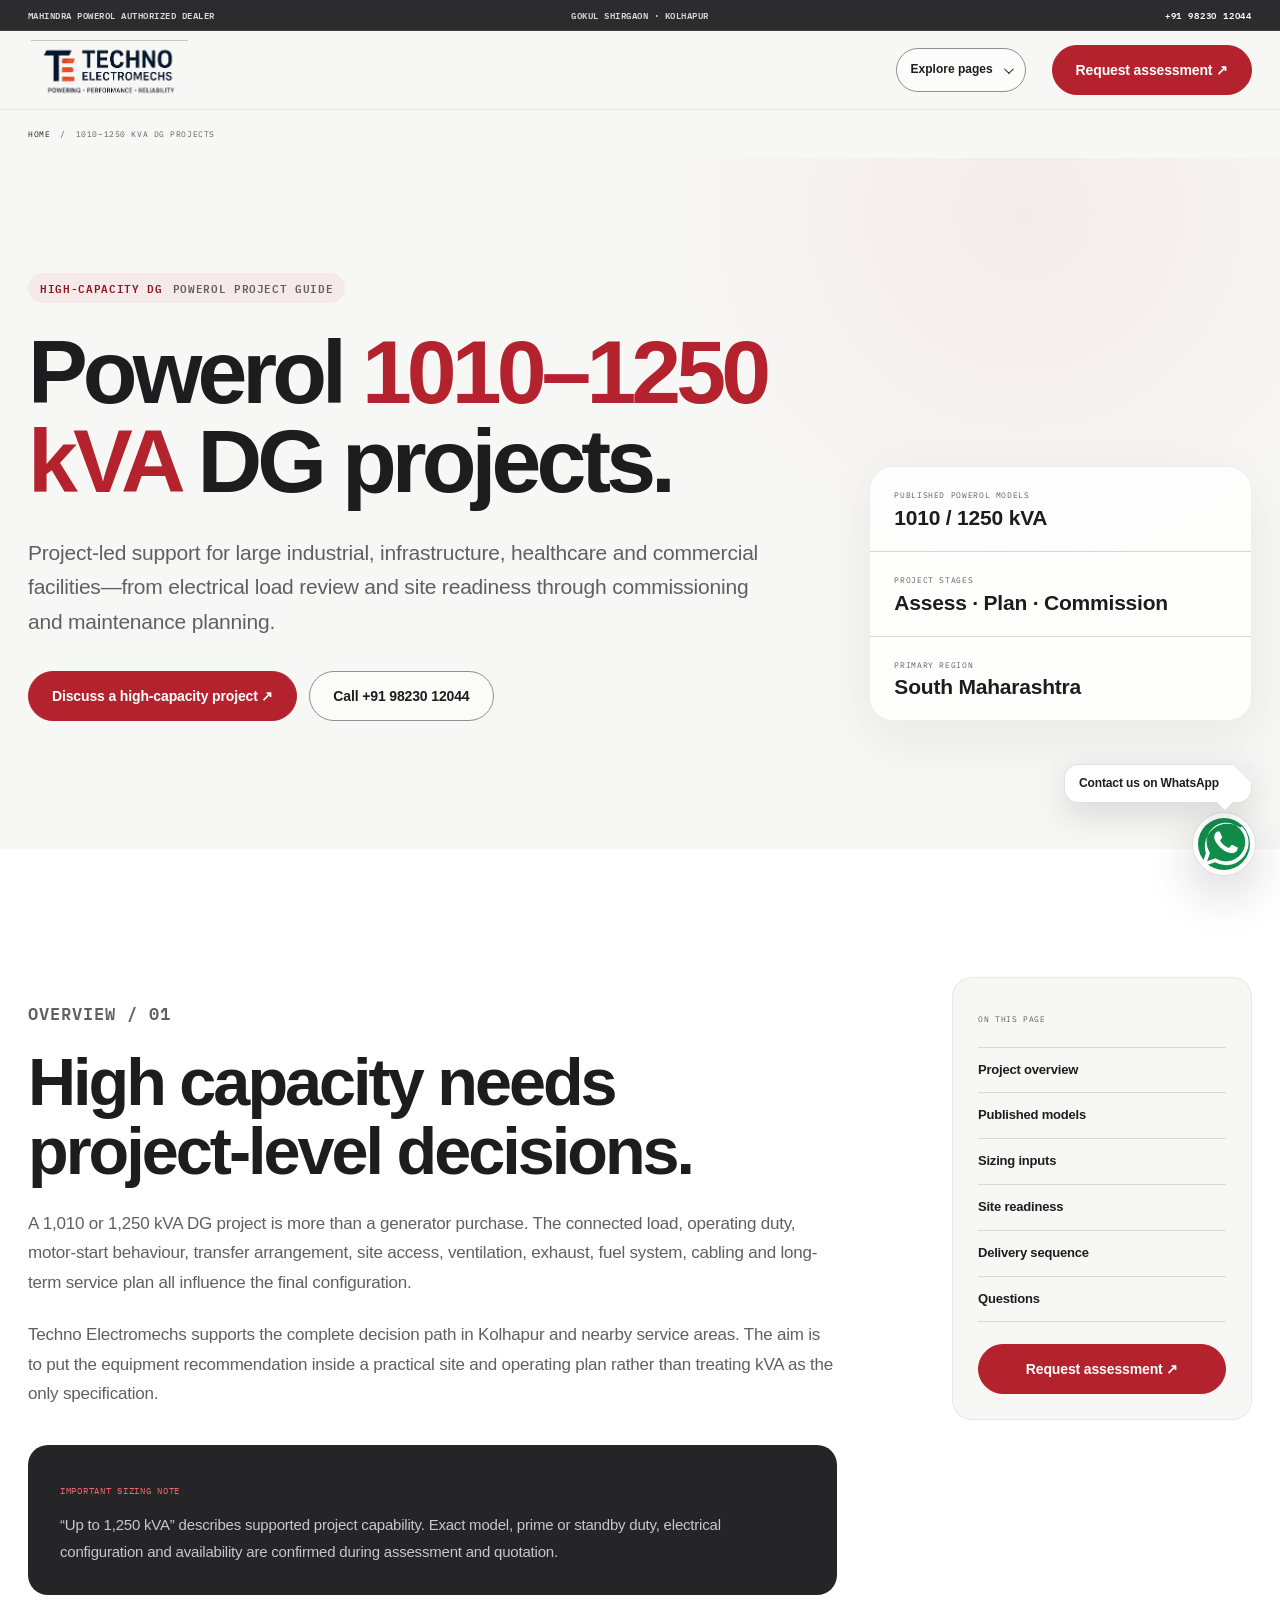
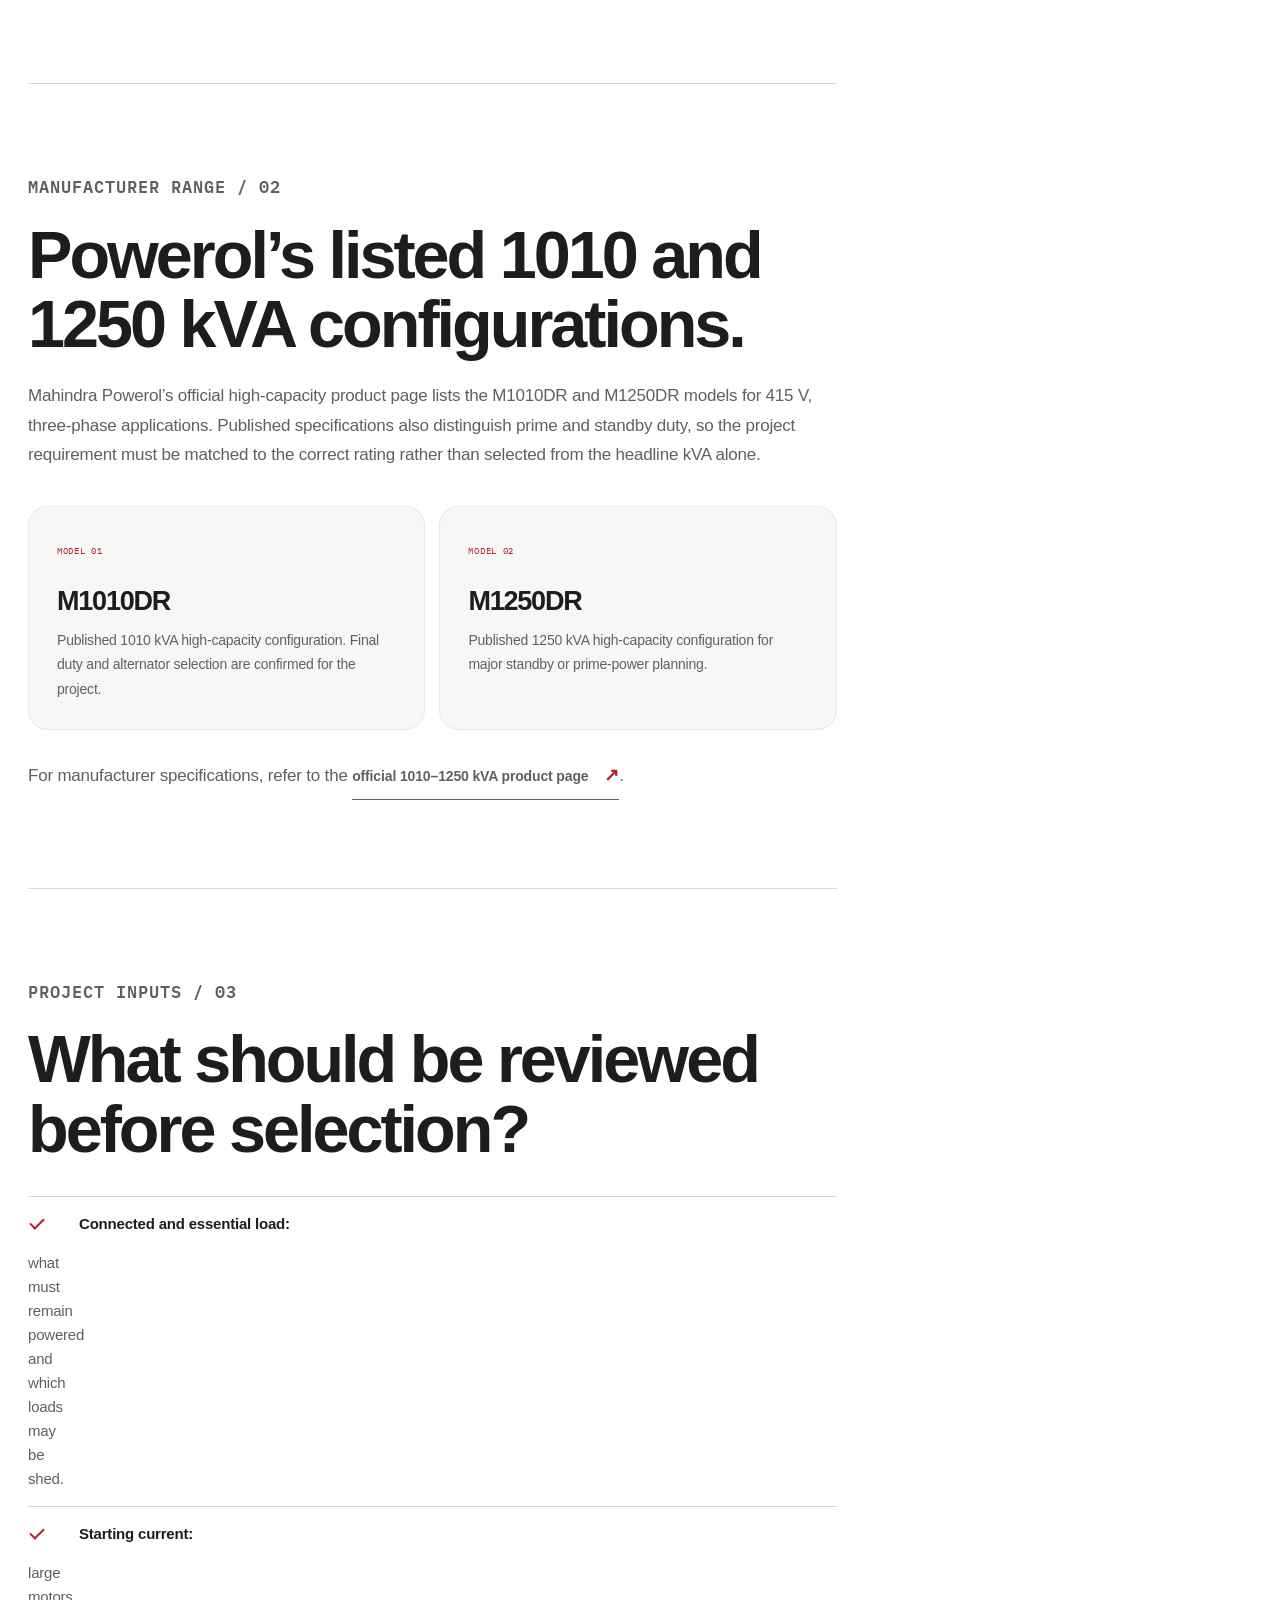
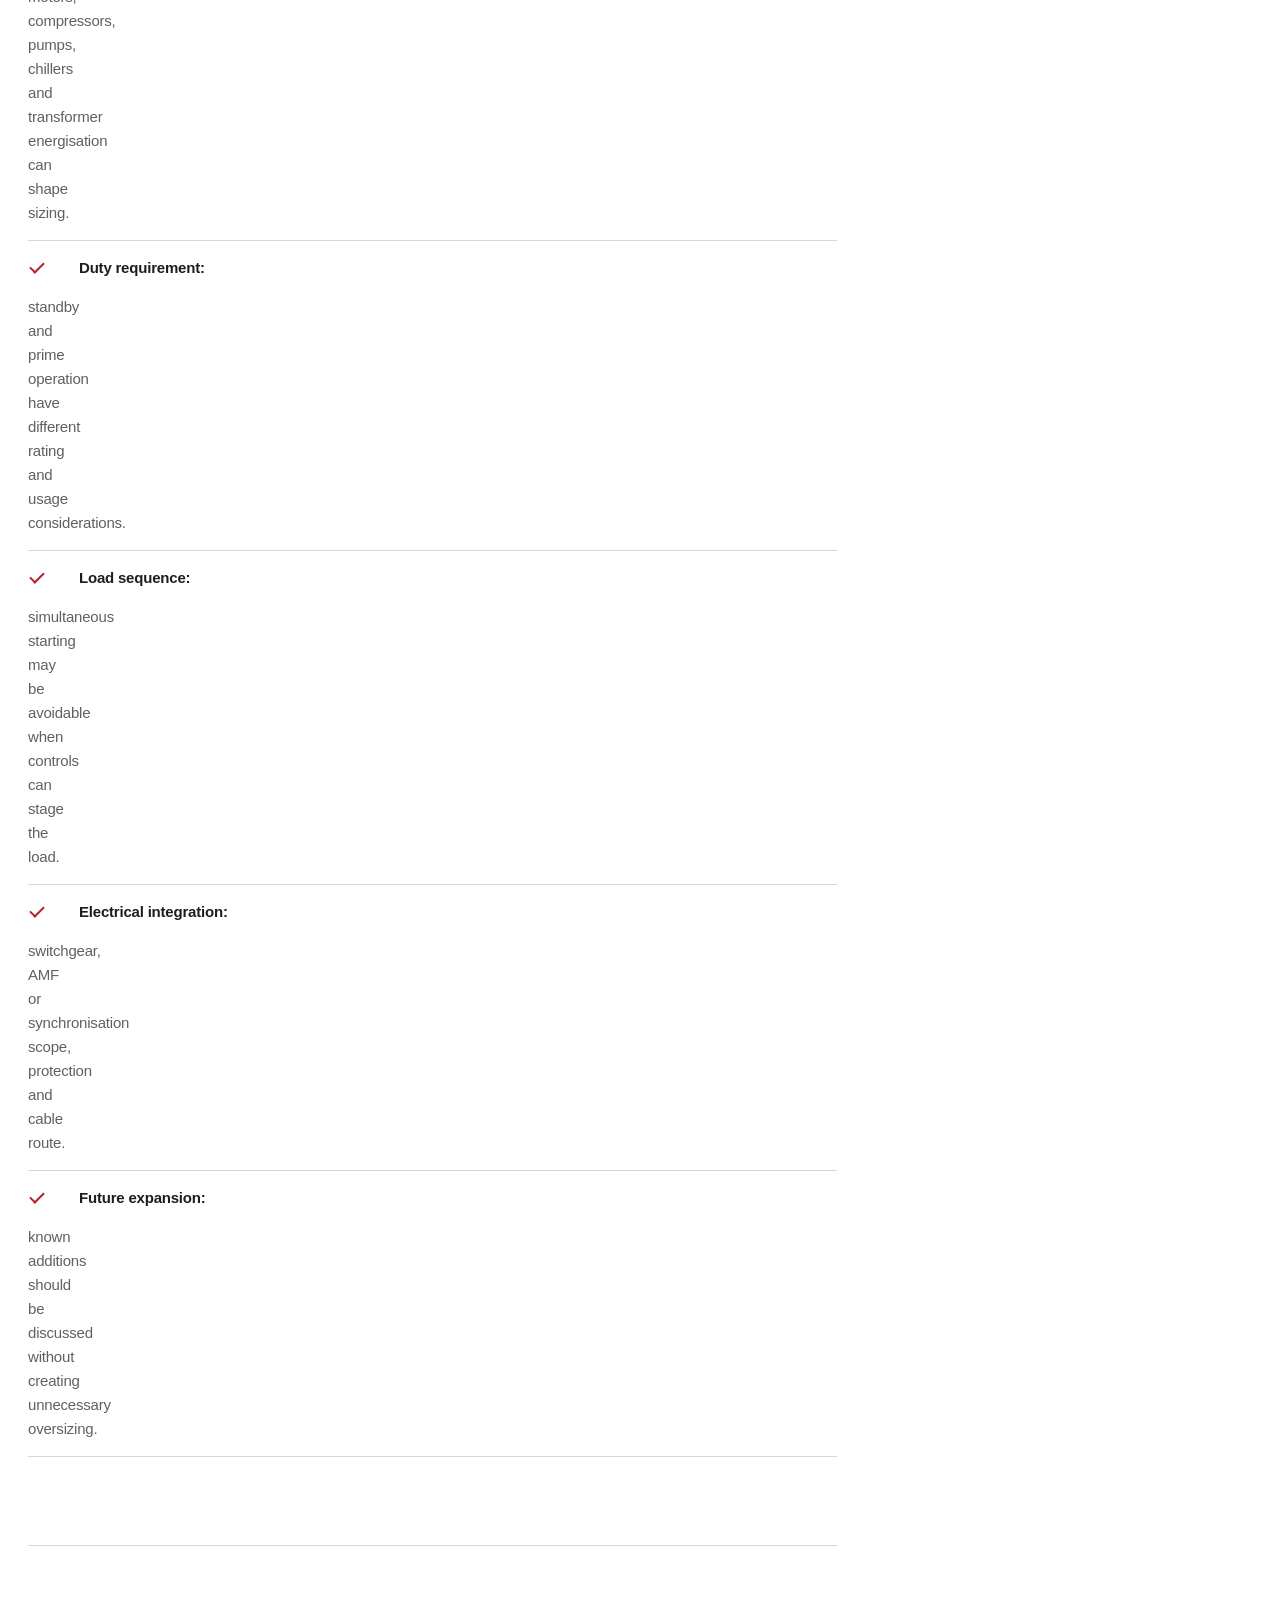
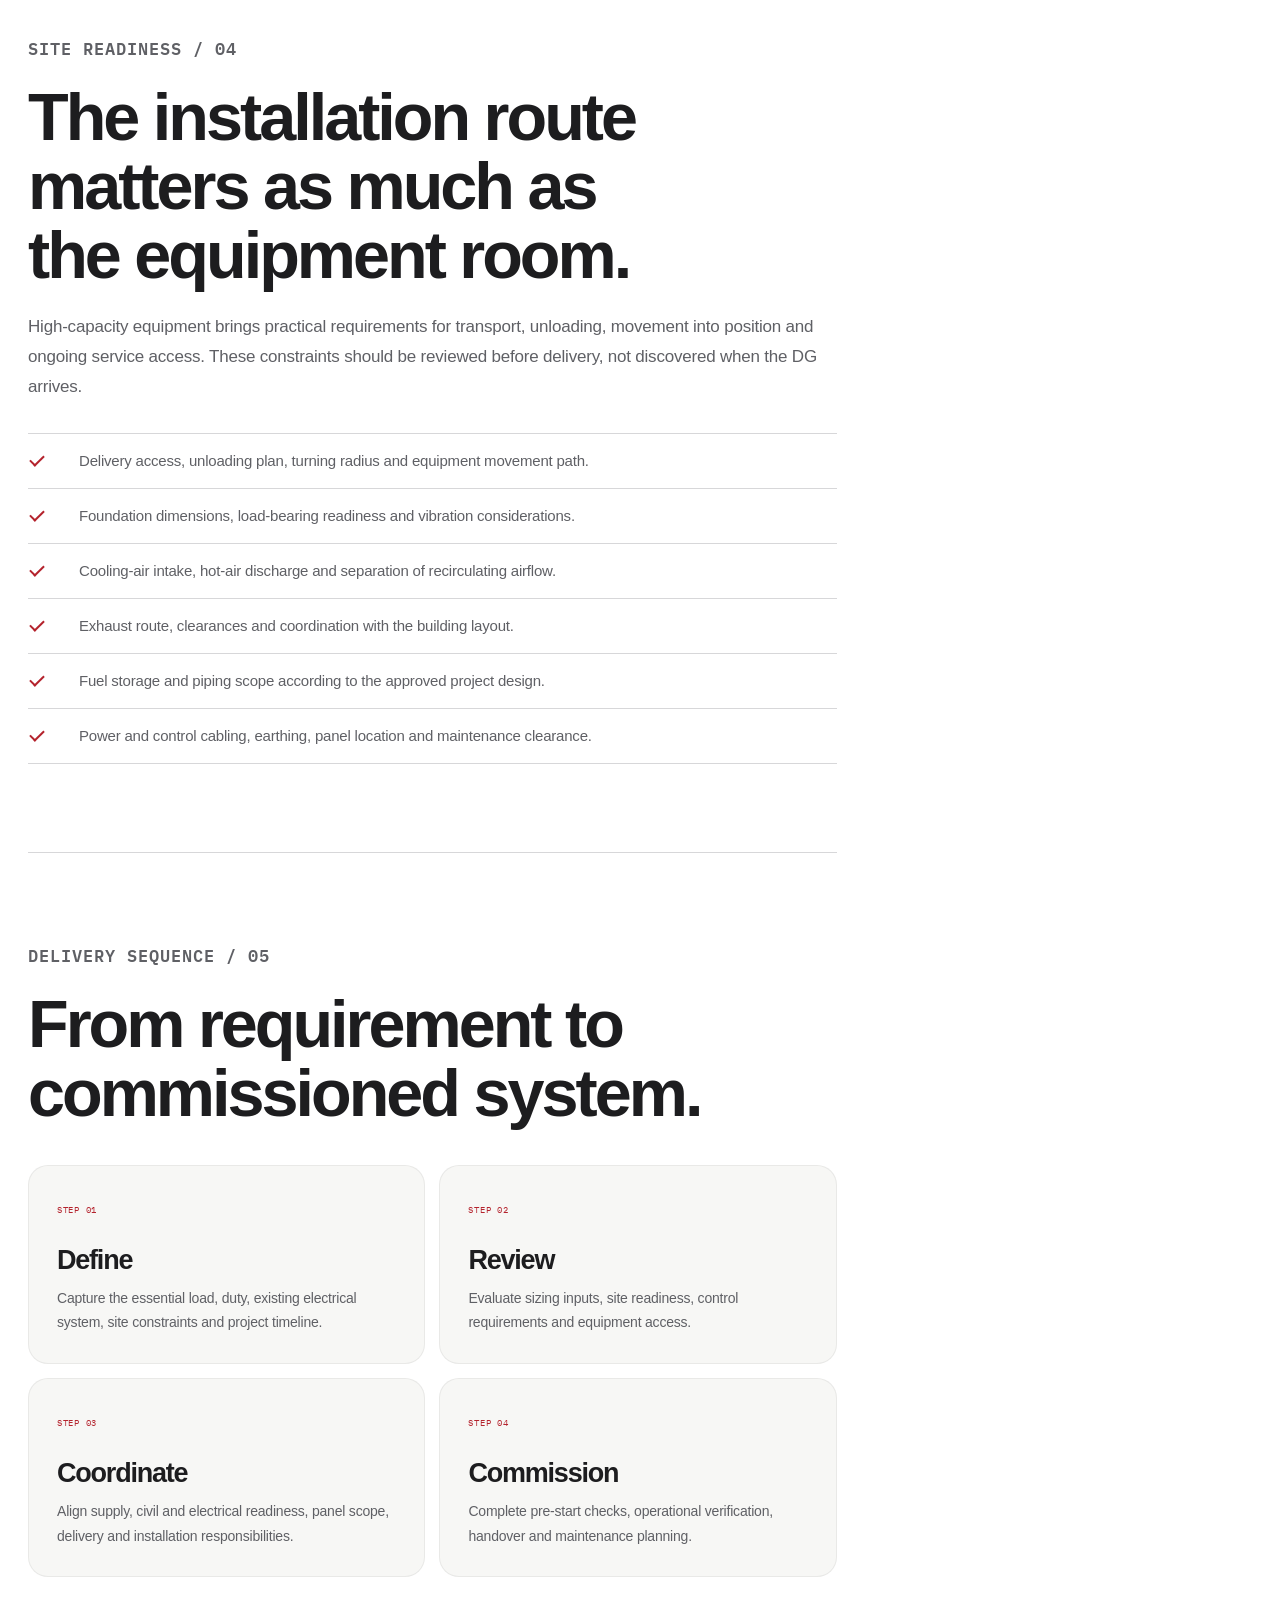
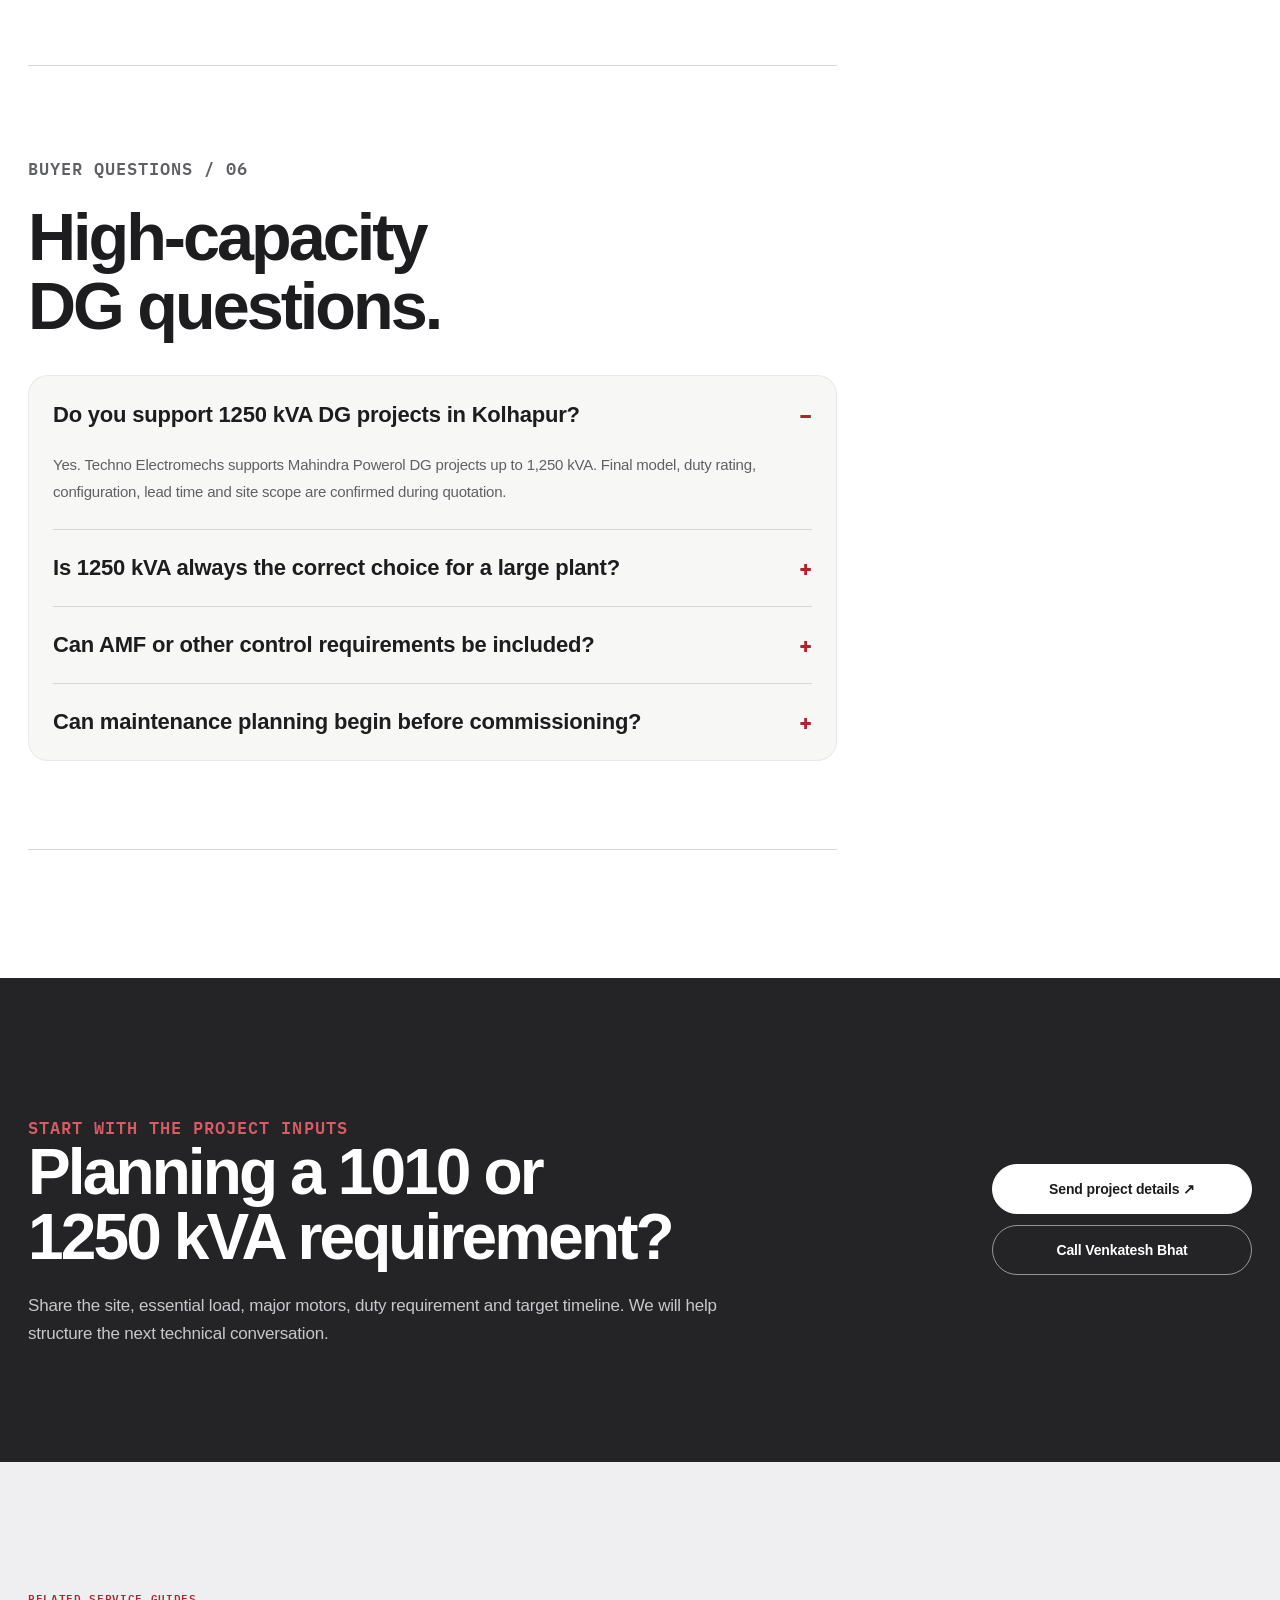
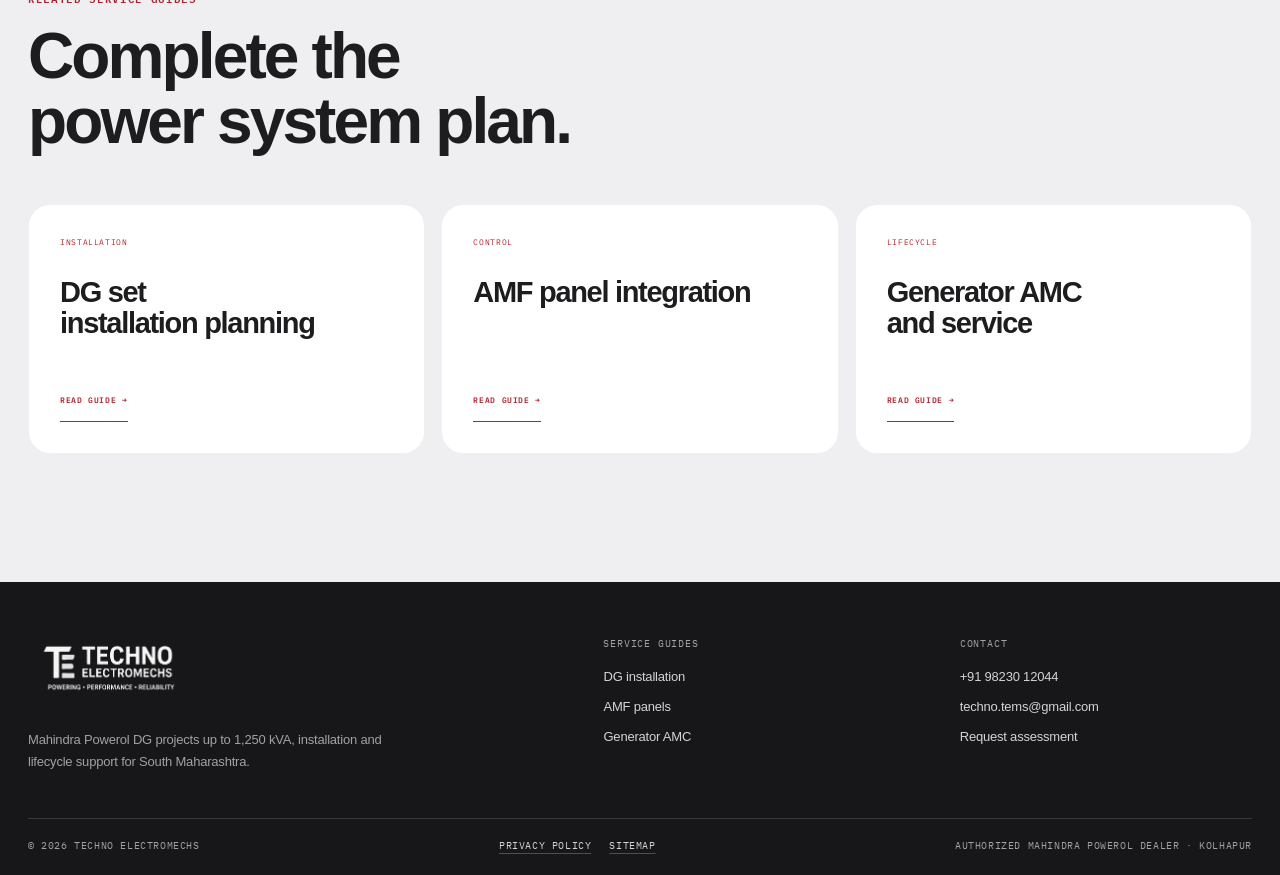
<file: mahindra-powerol-1010-1250-kva.html>
<!doctype html>
<html lang="en-IN" class="no-js">
<head>
  <meta charset="utf-8" />
  <meta name="viewport" content="width=device-width, initial-scale=1" />
  <title>Mahindra Powerol 1010–1250 kVA DG Sets | Kolhapur</title>
  <meta name="description" content="Techno Electromechs supports Mahindra Powerol 1010 and 1250 kVA DG projects in Kolhapur with load review, installation planning, commissioning and AMC." />
  <meta name="robots" content="index, follow, max-image-preview:large" />
  <meta name="theme-color" content="#15171a" />
  <link rel="canonical" href="https://shrinidhi13.github.io/technoelectromechs/mahindra-powerol-1010-1250-kva.html" />
  <meta property="og:type" content="website" />
  <meta property="og:locale" content="en_IN" />
  <meta property="og:site_name" content="Techno Electromechs" />
  <meta property="og:url" content="https://shrinidhi13.github.io/technoelectromechs/mahindra-powerol-1010-1250-kva.html" />
  <meta property="og:title" content="Mahindra Powerol 1010–1250 kVA DG Projects" />
  <meta property="og:description" content="High-capacity DG project support from load review through installation, commissioning and AMC in South Maharashtra." />
  <meta property="og:image" content="https://shrinidhi13.github.io/technoelectromechs/assets/og-image.png" />
  <meta property="og:image:width" content="1200" />
  <meta property="og:image:height" content="630" />
  <meta property="og:image:alt" content="Mahindra Powerol 1010 and 1250 kVA DG project support by Techno Electromechs" />
  <meta name="twitter:card" content="summary_large_image" />
  <meta name="twitter:title" content="Mahindra Powerol 1010–1250 kVA DG Projects" />
  <meta name="twitter:description" content="High-capacity DG project support from load review through installation, commissioning and AMC in South Maharashtra." />
  <meta name="twitter:image" content="https://shrinidhi13.github.io/technoelectromechs/assets/og-image.png" />
  <meta name="twitter:image:alt" content="Mahindra Powerol 1010 and 1250 kVA DG project support by Techno Electromechs" />
  <link rel="icon" href="assets/favicon.svg" type="image/svg+xml" />
  <link rel="manifest" href="site.webmanifest" />
  <link rel="preconnect" href="https://fonts.googleapis.com" />
  <link rel="preconnect" href="https://fonts.gstatic.com" crossorigin />
  <link href="https://fonts.googleapis.com/css2?family=Barlow+Condensed:wght@600;700;800&family=IBM+Plex+Mono:wght@500;600&family=IBM+Plex+Sans:wght@400;500;600;700&display=swap" rel="stylesheet" />
  <link rel="stylesheet" href="assets/styles.css" />
  <link rel="stylesheet" href="assets/premium.css" />
  <script type="application/ld+json">
  {
    "@context": "https://schema.org",
    "@graph": [
      {
        "@type": "Service",
        "@id": "https://shrinidhi13.github.io/technoelectromechs/mahindra-powerol-1010-1250-kva.html#service",
        "name": "Mahindra Powerol 1010–1250 kVA DG Project Support",
        "serviceType": "High-capacity diesel generator project supply, installation and commissioning",
        "description": "Project support for Mahindra Powerol 1010 and 1250 kVA DG configurations, including load assessment, site planning, installation coordination, commissioning and AMC.",
        "provider": {"@id": "https://shrinidhi13.github.io/technoelectromechs/#business"},
        "areaServed": ["Kolhapur", "Sangli", "Satara", "South Maharashtra"]
      },
      {
        "@type": "LocalBusiness",
        "@id": "https://shrinidhi13.github.io/technoelectromechs/#business",
        "name": "Techno Electromechs",
        "logo": "https://shrinidhi13.github.io/technoelectromechs/assets/brand/techno-electromechs-logo-horizontal-transparent.png",
        "url": "https://shrinidhi13.github.io/technoelectromechs/",
        "telephone": "+91-9823012044",
        "address": {
          "@type": "PostalAddress",
          "streetAddress": "Opp. Sudarshan Petrol Pump, Near Bagawati Hall, NH4",
          "addressLocality": "Gokul Shirgaon",
          "addressRegion": "Maharashtra",
          "postalCode": "416013",
          "addressCountry": "IN"
        }
      },
      {
        "@type": "BreadcrumbList",
        "itemListElement": [
          {"@type": "ListItem", "position": 1, "name": "Home", "item": "https://shrinidhi13.github.io/technoelectromechs/"},
          {"@type": "ListItem", "position": 2, "name": "1010–1250 kVA DG Projects", "item": "https://shrinidhi13.github.io/technoelectromechs/mahindra-powerol-1010-1250-kva.html"}
        ]
      }
    ]
  }
  </script>
</head>
<body class="service-page">
  <a class="skip-link" href="#main-content">Skip to main content</a>
  <header class="subpage-header">
    <div class="utility-bar">
      <div class="shell utility-inner"><span>Mahindra Powerol authorized dealer</span><span class="utility-location">Gokul Shirgaon · Kolhapur</span><a href="tel:+919823012044">+91 98230 12044</a></div>
    </div>
    <div class="shell subpage-nav-row">
      <a class="brand" href="index.html" aria-label="Techno Electromechs home">
        <img class="brand-logo" src="assets/brand/techno-electromechs-logo-horizontal-transparent.png" width="323" height="123" alt="Techno Electromechs" />
      </a>
      <nav class="subpage-links" aria-label="Site navigation">
        <details class="page-menu">
          <summary><span>Explore pages</span><span class="page-menu__chevron" aria-hidden="true"></span></summary>
          <div class="page-menu__panel">
            <div class="page-menu__head"><span>Navigate / 01</span><strong>Power system guides.</strong><p>Move directly to the project or service information you need.</p></div>
            <div class="page-menu__links">
              <a class="page-menu__link page-menu__link--home" href="index.html"><span class="page-menu__index">00</span><span><strong>Homepage</strong><small>Overview, DG range and contact</small></span><span class="page-menu__arrow" aria-hidden="true">↗</span></a>
              <a class="page-menu__link" href="mahindra-powerol-1010-1250-kva.html" aria-current="page"><span class="page-menu__index">01</span><span><strong>1010–1250 kVA</strong><small>High-capacity DG projects</small></span><span class="page-menu__arrow" aria-hidden="true">↗</span></a>
              <a class="page-menu__link" href="dg-set-installation-kolhapur.html"><span class="page-menu__index">02</span><span><strong>DG installation</strong><small>Site readiness and commissioning</small></span><span class="page-menu__arrow" aria-hidden="true">↗</span></a>
              <a class="page-menu__link" href="amf-panel-installation-kolhapur.html"><span class="page-menu__index">03</span><span><strong>AMF panels</strong><small>Automatic changeover planning</small></span><span class="page-menu__arrow" aria-hidden="true">↗</span></a>
              <a class="page-menu__link" href="generator-amc-service-kolhapur.html"><span class="page-menu__index">04</span><span><strong>Generator AMC</strong><small>Preventive service and support</small></span><span class="page-menu__arrow" aria-hidden="true">↗</span></a>
            </div>
            <div class="page-menu__foot"><a href="privacy-policy.html">Privacy policy</a><a href="index.html#contact">Request assessment →</a></div>
          </div>
        </details>
        <a class="button button--primary button--small" href="index.html#contact">Request assessment ↗</a>
      </nav>
    </div>
  </header>

  <main id="main-content">
    <nav class="breadcrumb shell" aria-label="Breadcrumb"><a href="index.html">Home</a><span aria-hidden="true">/</span><span>1010–1250 kVA DG projects</span></nav>
    <section class="subpage-hero">
      <div class="shell subpage-hero-grid">
        <div>
          <p class="section-code"><span>High-capacity DG</span> Powerol project guide</p>
          <h1>Powerol <em>1010–1250 kVA</em> DG projects.</h1>
          <p class="subpage-lead">Project-led support for large industrial, infrastructure, healthcare and commercial facilities—from electrical load review and site readiness through commissioning and maintenance planning.</p>
          <div class="subpage-actions">
            <a class="button button--primary" href="index.html#contact">Discuss a high-capacity project ↗</a>
            <a class="button button--line" href="tel:+919823012044">Call +91 98230 12044</a>
          </div>
        </div>
        <dl class="project-facts">
          <div><dt>Published Powerol models</dt><dd>1010 / 1250 kVA</dd></div>
          <div><dt>Project stages</dt><dd>Assess · Plan · Commission</dd></div>
          <div><dt>Primary region</dt><dd>South Maharashtra</dd></div>
        </dl>
      </div>
    </section>

    <section class="subpage-body section-pad">
      <div class="shell editorial-grid">
        <article class="longform">
          <section id="overview">
            <p class="eyebrow">Overview / 01</p>
            <h2>High capacity needs project-level decisions.</h2>
            <p>A 1,010 or 1,250 kVA DG project is more than a generator purchase. The connected load, operating duty, motor-start behaviour, transfer arrangement, site access, ventilation, exhaust, fuel system, cabling and long-term service plan all influence the final configuration.</p>
            <p>Techno Electromechs supports the complete decision path in Kolhapur and nearby service areas. The aim is to put the equipment recommendation inside a practical site and operating plan rather than treating kVA as the only specification.</p>
            <div class="content-callout"><span>Important sizing note</span><p>“Up to 1,250 kVA” describes supported project capability. Exact model, prime or standby duty, electrical configuration and availability are confirmed during assessment and quotation.</p></div>
          </section>

          <section id="models">
            <p class="eyebrow">Manufacturer range / 02</p>
            <h2>Powerol’s listed 1010 and 1250 kVA configurations.</h2>
            <p>Mahindra Powerol’s official high-capacity product page lists the M1010DR and M1250DR models for 415 V, three-phase applications. Published specifications also distinguish prime and standby duty, so the project requirement must be matched to the correct rating rather than selected from the headline kVA alone.</p>
            <div class="info-grid">
              <div class="info-card"><span>MODEL 01</span><h3>M1010DR</h3><p>Published 1010 kVA high-capacity configuration. Final duty and alternator selection are confirmed for the project.</p></div>
              <div class="info-card"><span>MODEL 02</span><h3>M1250DR</h3><p>Published 1250 kVA high-capacity configuration for major standby or prime-power planning.</p></div>
            </div>
            <p>For manufacturer specifications, refer to the <a class="arrow-link" href="https://www.mahindrapowerol.com/genset-products/1010-to-1250-kva-gensets.html" target="_blank" rel="noopener noreferrer">official 1010–1250 kVA product page <span aria-hidden="true">↗</span></a>.</p>
          </section>

          <section id="inputs">
            <p class="eyebrow">Project inputs / 03</p>
            <h2>What should be reviewed before selection?</h2>
            <ul class="content-list">
              <li><strong>Connected and essential load:</strong> what must remain powered and which loads may be shed.</li>
              <li><strong>Starting current:</strong> large motors, compressors, pumps, chillers and transformer energisation can shape sizing.</li>
              <li><strong>Duty requirement:</strong> standby and prime operation have different rating and usage considerations.</li>
              <li><strong>Load sequence:</strong> simultaneous starting may be avoidable when controls can stage the load.</li>
              <li><strong>Electrical integration:</strong> switchgear, AMF or synchronisation scope, protection and cable route.</li>
              <li><strong>Future expansion:</strong> known additions should be discussed without creating unnecessary oversizing.</li>
            </ul>
          </section>

          <section id="readiness">
            <p class="eyebrow">Site readiness / 04</p>
            <h2>The installation route matters as much as the equipment room.</h2>
            <p>High-capacity equipment brings practical requirements for transport, unloading, movement into position and ongoing service access. These constraints should be reviewed before delivery, not discovered when the DG arrives.</p>
            <ul class="content-list">
              <li>Delivery access, unloading plan, turning radius and equipment movement path.</li>
              <li>Foundation dimensions, load-bearing readiness and vibration considerations.</li>
              <li>Cooling-air intake, hot-air discharge and separation of recirculating airflow.</li>
              <li>Exhaust route, clearances and coordination with the building layout.</li>
              <li>Fuel storage and piping scope according to the approved project design.</li>
              <li>Power and control cabling, earthing, panel location and maintenance clearance.</li>
            </ul>
          </section>

          <section id="delivery">
            <p class="eyebrow">Delivery sequence / 05</p>
            <h2>From requirement to commissioned system.</h2>
            <div class="info-grid">
              <div class="info-card"><span>STEP 01</span><h3>Define</h3><p>Capture the essential load, duty, existing electrical system, site constraints and project timeline.</p></div>
              <div class="info-card"><span>STEP 02</span><h3>Review</h3><p>Evaluate sizing inputs, site readiness, control requirements and equipment access.</p></div>
              <div class="info-card"><span>STEP 03</span><h3>Coordinate</h3><p>Align supply, civil and electrical readiness, panel scope, delivery and installation responsibilities.</p></div>
              <div class="info-card"><span>STEP 04</span><h3>Commission</h3><p>Complete pre-start checks, operational verification, handover and maintenance planning.</p></div>
            </div>
          </section>

          <section id="questions">
            <p class="eyebrow">Buyer questions / 06</p>
            <h2>High-capacity DG questions.</h2>
            <div class="service-page-faq">
              <details open><summary>Do you support 1250 kVA DG projects in Kolhapur?</summary><p>Yes. Techno Electromechs supports Mahindra Powerol DG projects up to 1,250 kVA. Final model, duty rating, configuration, lead time and site scope are confirmed during quotation.</p></details>
              <details><summary>Is 1250 kVA always the correct choice for a large plant?</summary><p>No. The correct selection depends on essential load, motor starting, load sequence, duty, expansion plans and electrical coordination. A load review should precede the final recommendation.</p></details>
              <details><summary>Can AMF or other control requirements be included?</summary><p>Control and transfer requirements can be reviewed as part of the project. The final architecture depends on the incoming supply, switchgear, operating sequence and critical-load strategy.</p></details>
              <details><summary>Can maintenance planning begin before commissioning?</summary><p>Yes. Access, consumables, operating records and service responsibilities are best agreed during the project so the handover includes a practical lifecycle plan.</p></details>
            </div>
          </section>
        </article>

        <aside class="page-toc" aria-label="On this page">
          <span>On this page</span>
          <nav><a href="#overview">Project overview</a><a href="#models">Published models</a><a href="#inputs">Sizing inputs</a><a href="#readiness">Site readiness</a><a href="#delivery">Delivery sequence</a><a href="#questions">Questions</a></nav>
          <a class="button button--primary" href="index.html#contact">Request assessment ↗</a>
        </aside>
      </div>
    </section>

    <section class="page-cta">
      <div class="shell page-cta-grid">
        <div><p class="eyebrow">Start with the project inputs</p><h2>Planning a 1010 or 1250 kVA requirement?</h2><p>Share the site, essential load, major motors, duty requirement and target timeline. We will help structure the next technical conversation.</p></div>
        <div class="page-cta-actions"><a class="button button--light" href="index.html#contact">Send project details ↗</a><a class="button button--line-dark" href="tel:+919823012044">Call Venkatesh Bhat</a></div>
      </div>
    </section>

    <section class="related-section section-pad">
      <div class="shell"><p class="eyebrow">Related service guides</p><h2>Complete the power system plan.</h2>
        <div class="related-grid">
          <a class="related-card" href="dg-set-installation-kolhapur.html"><span>Installation</span><h3>DG set installation planning</h3><span class="arrow-link">Read guide →</span></a>
          <a class="related-card" href="amf-panel-installation-kolhapur.html"><span>Control</span><h3>AMF panel integration</h3><span class="arrow-link">Read guide →</span></a>
          <a class="related-card" href="generator-amc-service-kolhapur.html"><span>Lifecycle</span><h3>Generator AMC and service</h3><span class="arrow-link">Read guide →</span></a>
        </div>
      </div>
    </section>
  </main>

  <footer class="site-footer">
    <div class="shell footer-grid">
      <div class="footer-brand"><a class="brand brand--footer" href="index.html"><img class="brand-logo" src="assets/brand/techno-electromechs-logo-horizontal-transparent.png" width="323" height="123" alt="Techno Electromechs" /></a><p>Mahindra Powerol DG projects up to 1,250 kVA, installation and lifecycle support for South Maharashtra.</p></div>
      <div class="footer-links"><span>Service guides</span><a href="dg-set-installation-kolhapur.html">DG installation</a><a href="amf-panel-installation-kolhapur.html">AMF panels</a><a href="generator-amc-service-kolhapur.html">Generator AMC</a></div>
      <div class="footer-links"><span>Contact</span><a href="tel:+919823012044">+91 98230 12044</a><a href="mailto:techno.tems@gmail.com">techno.tems@gmail.com</a><a href="index.html#contact">Request assessment</a></div>
    </div>
    <div class="shell footer-bottom"><span>© 2026 Techno Electromechs</span><nav class="footer-legal" aria-label="Legal and site links"><a href="privacy-policy.html">Privacy policy</a><a href="sitemap.xml">Sitemap</a></nav><span>Authorized Mahindra Powerol dealer · Kolhapur</span></div>
  </footer>
  <a class="floating-whatsapp" href="https://wa.me/919823012044?text=Hello%20Venkatesh%20Bhat%2C%20I%20need%20help%20with%20a%20DG%20set%20requirement." target="_blank" rel="noopener noreferrer" aria-label="Contact us on WhatsApp — Techno Electromechs" title="Contact us on WhatsApp">
    <span class="floating-whatsapp__note" aria-hidden="true">Contact us on WhatsApp</span>
    <img class="floating-whatsapp__icon" src="assets/whatsapp-mark.svg" width="46" height="46" alt="" aria-hidden="true" />
  </a>

  <div class="mobile-actions" aria-label="Quick contact actions">
    <a href="tel:+919823012044" aria-label="Call Techno Electromechs">Call</a>
    <a href="https://wa.me/919823012044?text=Hello%20Venkatesh%20Bhat%2C%20I%20need%20help%20with%20a%20DG%20set%20requirement." target="_blank" rel="noopener noreferrer" aria-label="Discuss a requirement on WhatsApp">WhatsApp</a>
    <a href="index.html#contact">Assessment</a>
  </div>
  <script src="assets/navigation.js" defer></script>
</body>
</html>
</file>
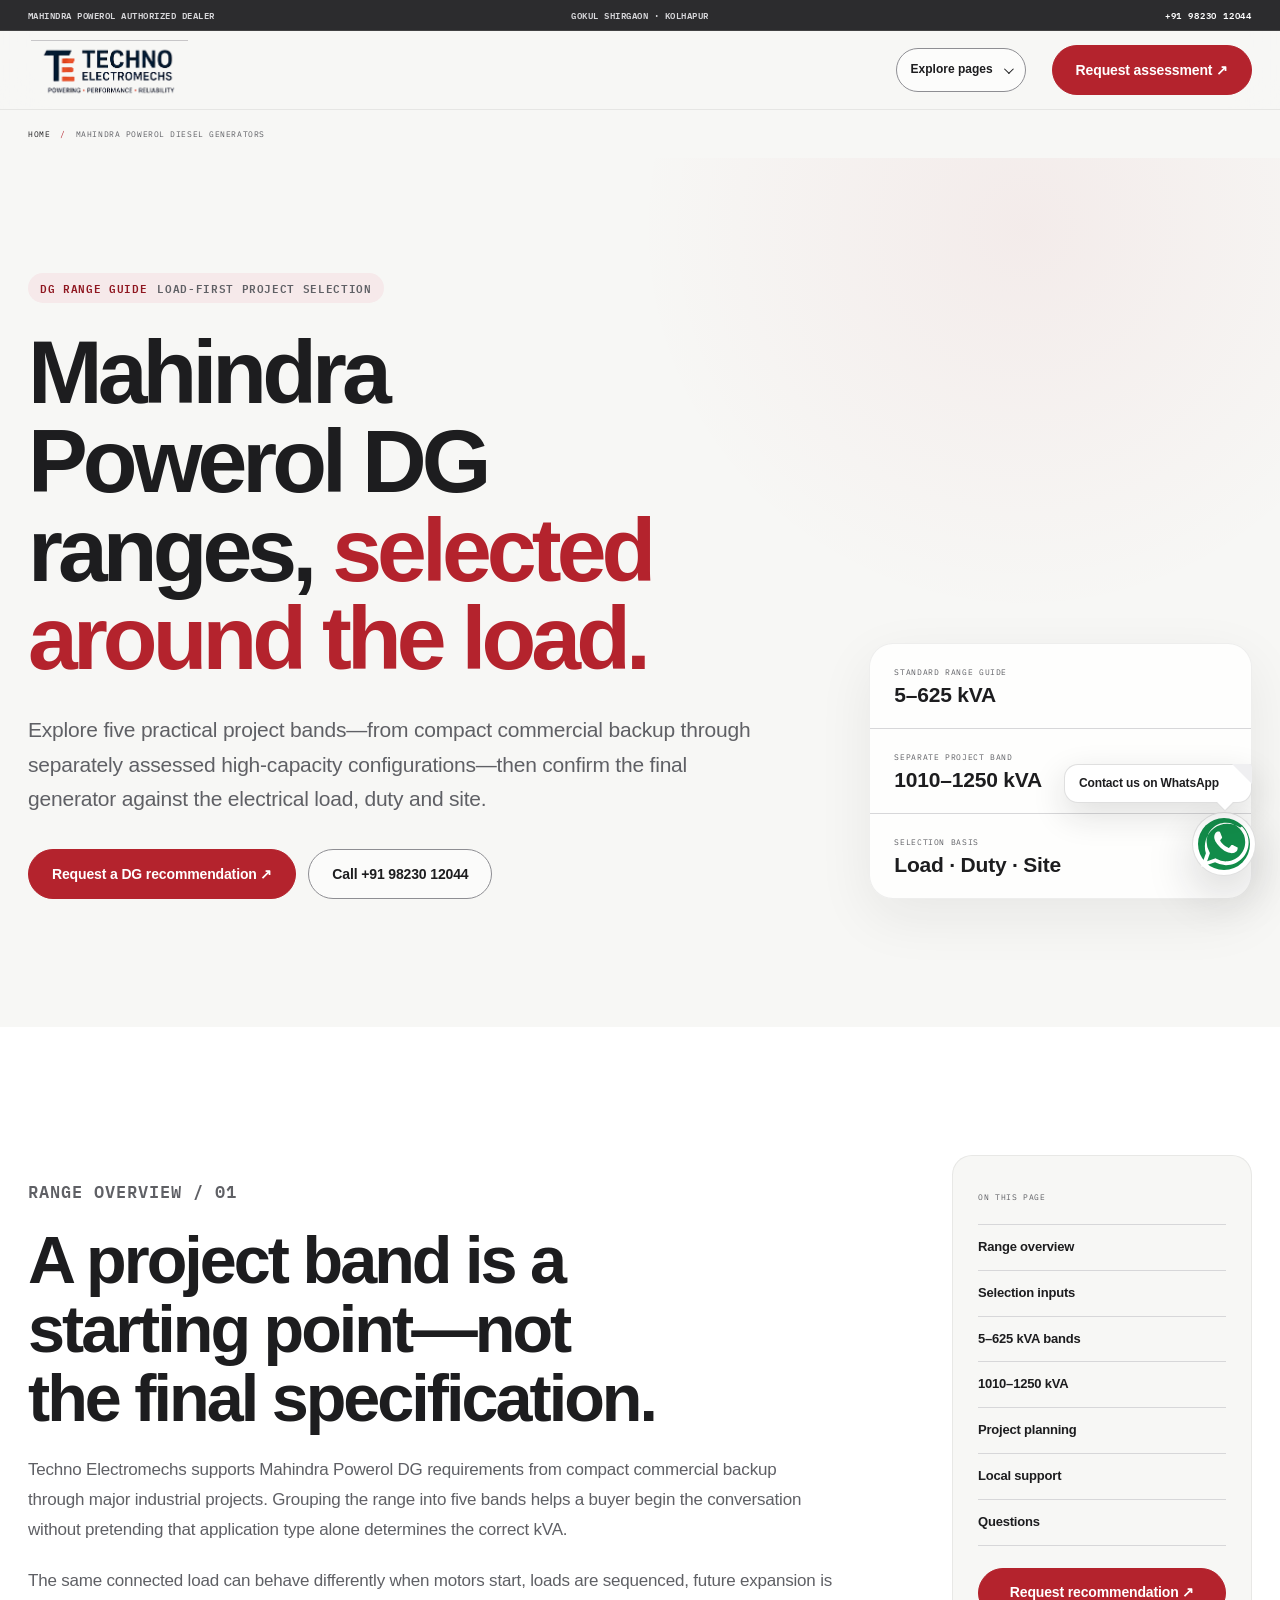
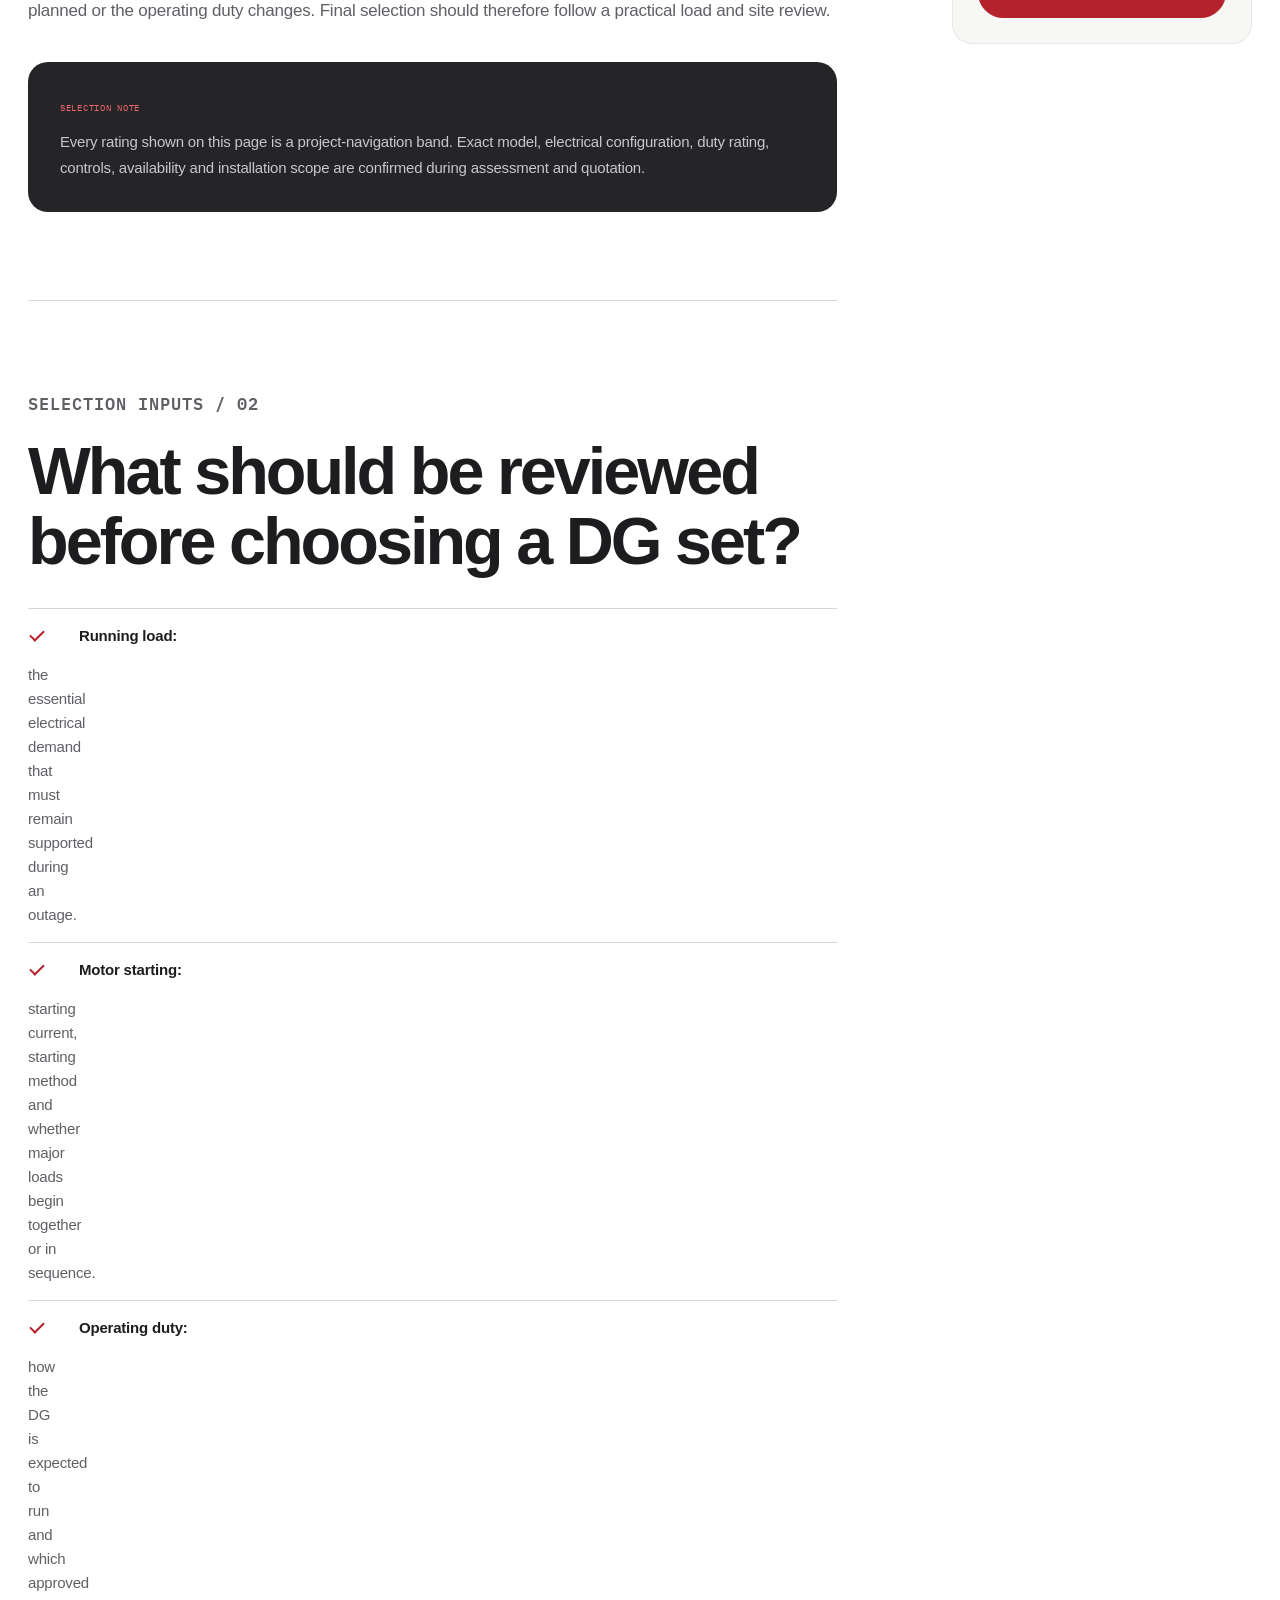
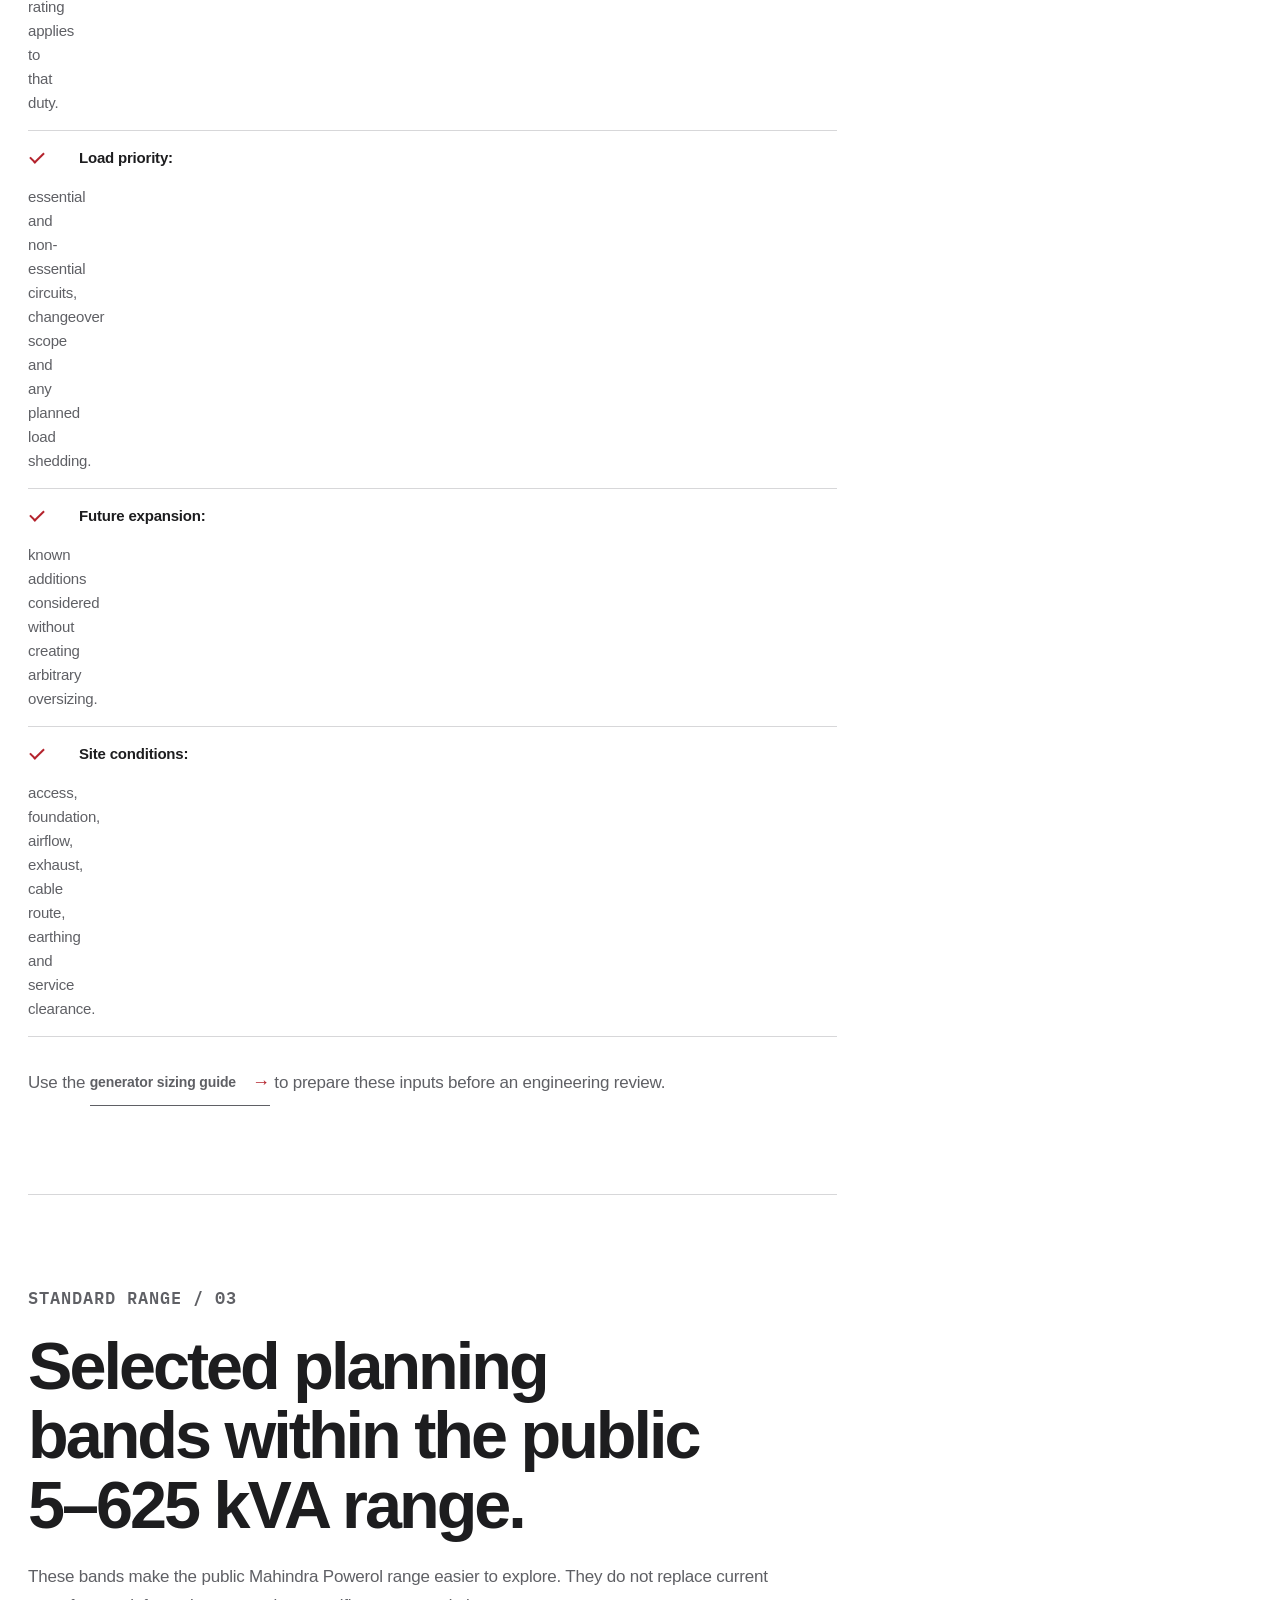
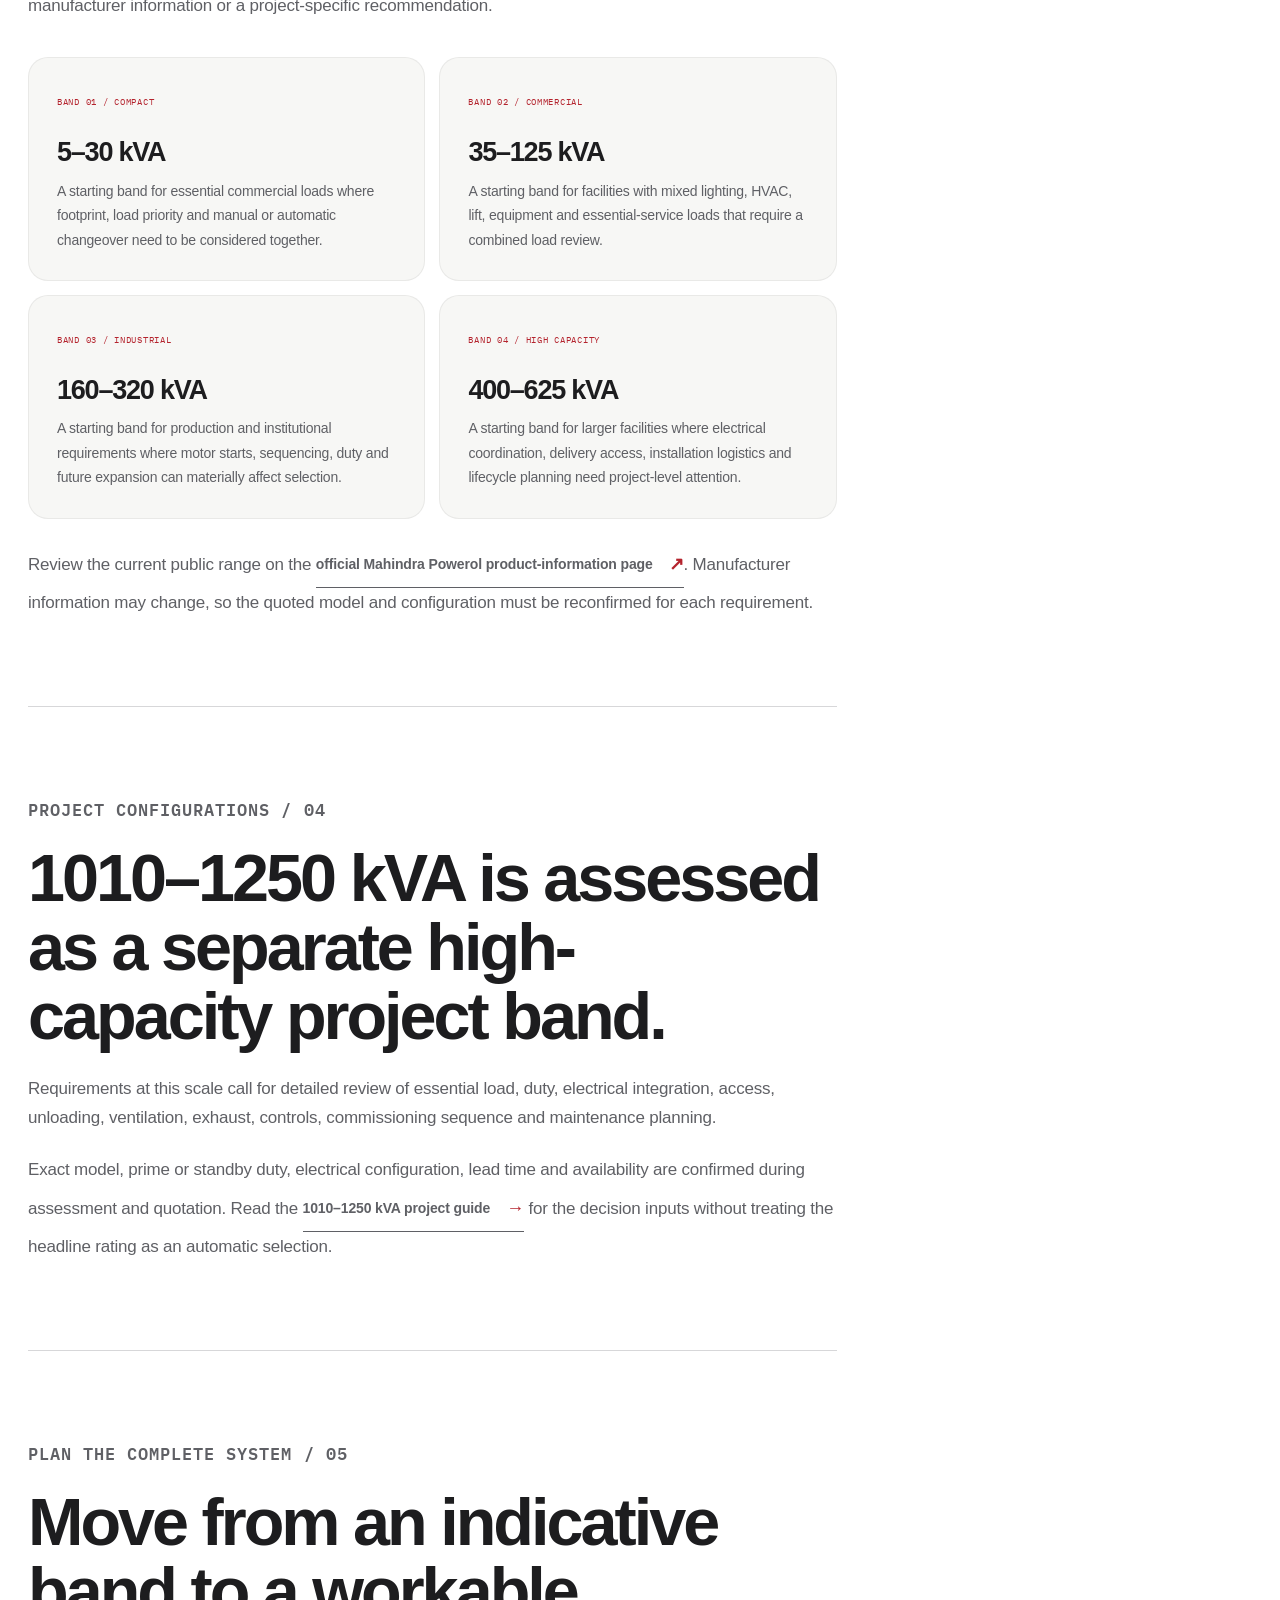
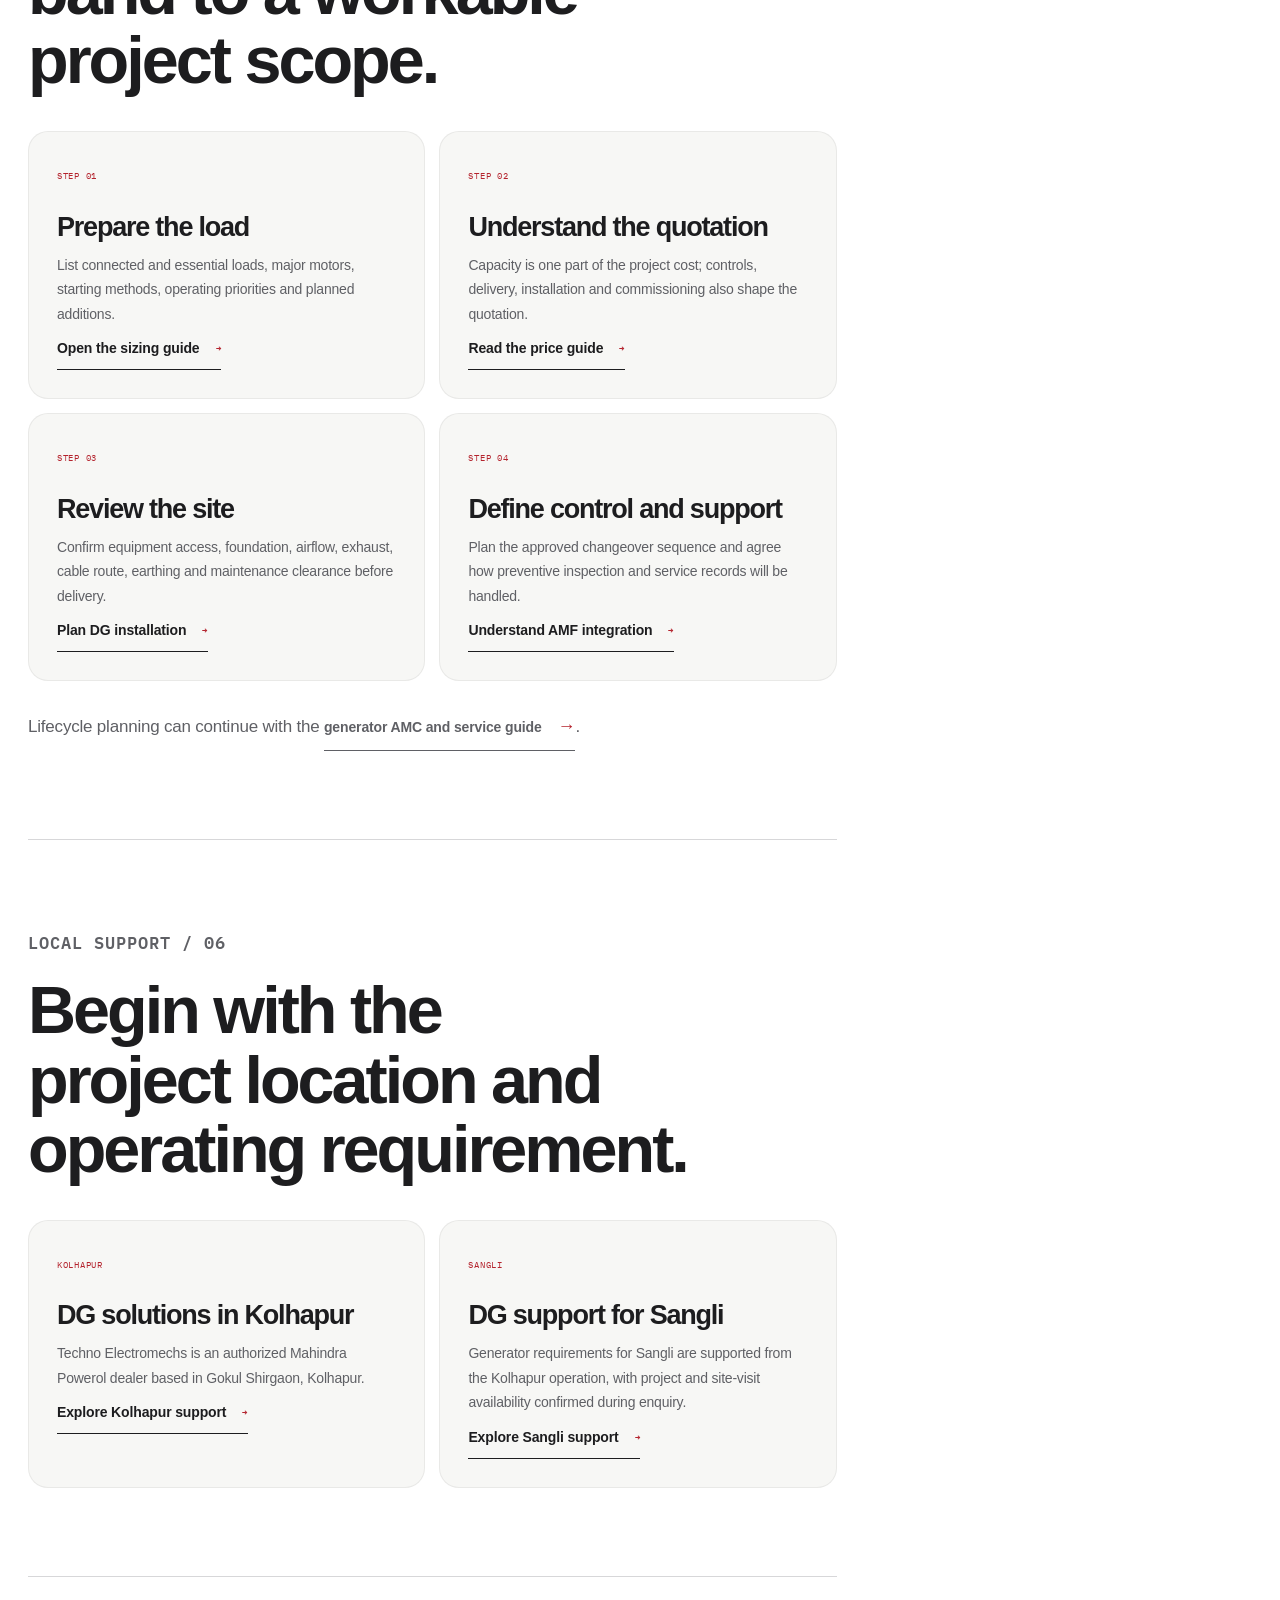
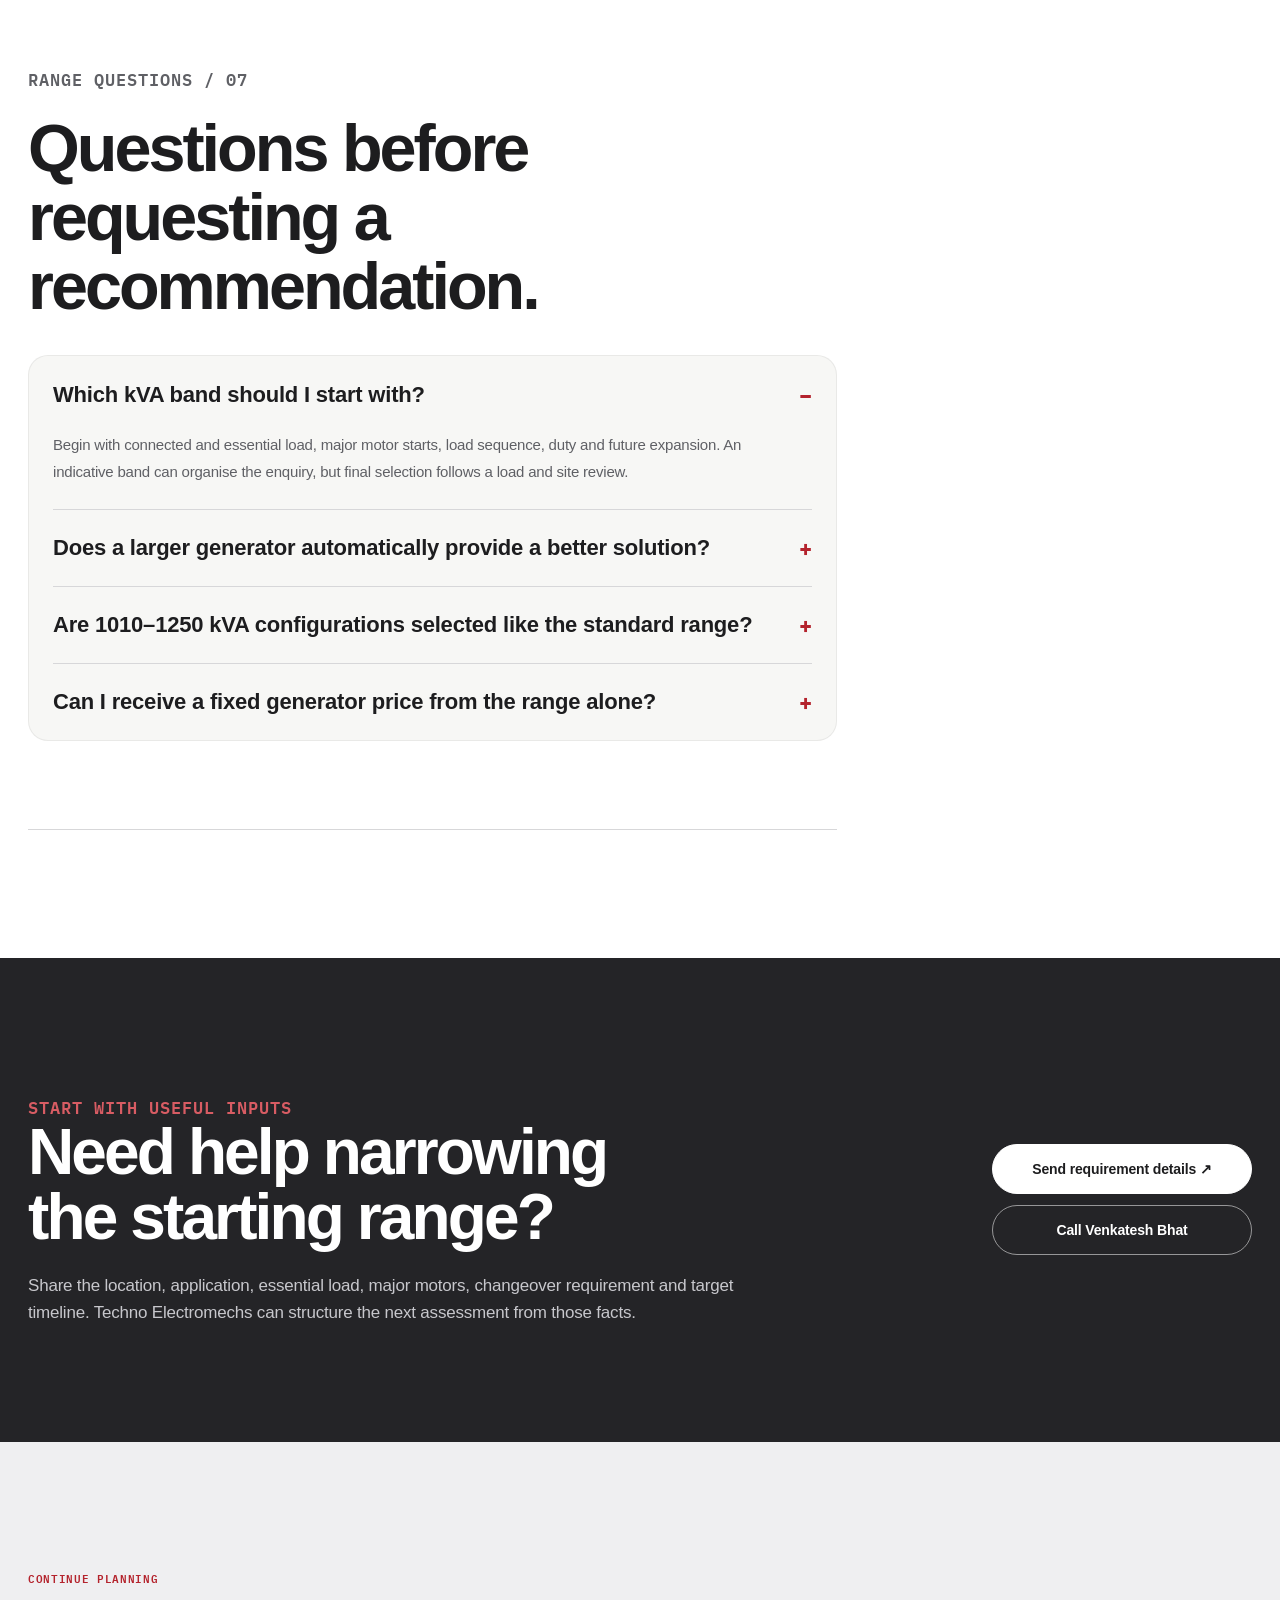
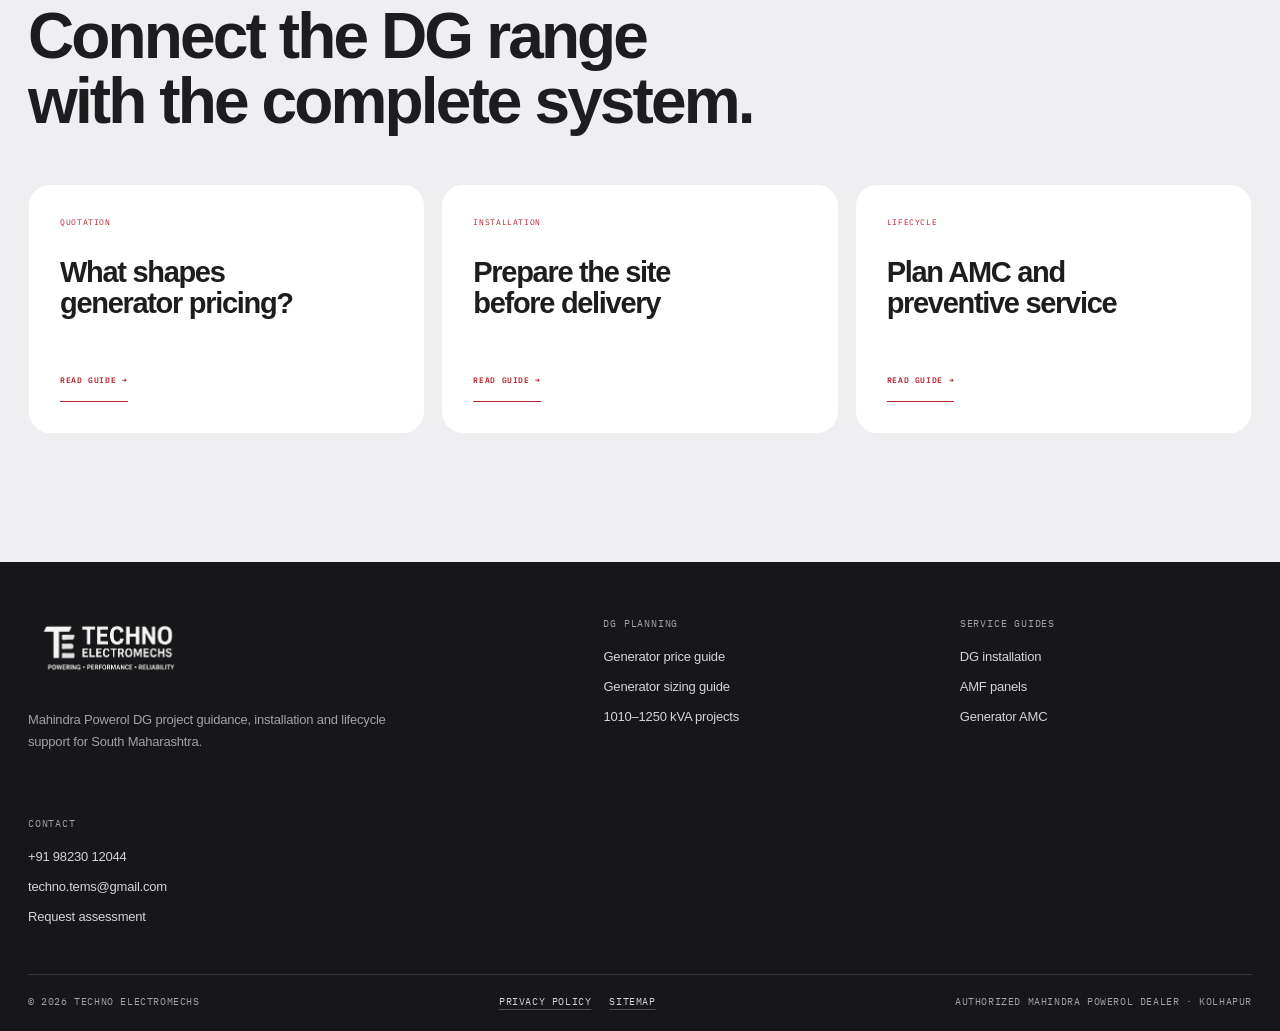
<file: mahindra-powerol-diesel-generators.html>
<!doctype html>
<html lang="en-IN" class="no-js">
<head>
  <meta charset="utf-8" />
  <meta name="viewport" content="width=device-width, initial-scale=1" />
  <title>Mahindra Powerol Diesel Generators | Techno Electromechs</title>
  <meta name="description" content="Explore Mahindra Powerol DG project bands from 5–625 kVA and separately assessed 1010–1250 kVA configurations with load-first guidance." />
  <meta name="robots" content="index, follow, max-image-preview:large" />
  <meta name="theme-color" content="#15171a" />
  <meta name="format-detection" content="telephone=yes" />
  <link rel="canonical" href="https://shrinidhi13.github.io/technoelectromechs/mahindra-powerol-diesel-generators.html" />

  <meta property="og:type" content="website" />
  <meta property="og:locale" content="en_IN" />
  <meta property="og:site_name" content="Techno Electromechs" />
  <meta property="og:url" content="https://shrinidhi13.github.io/technoelectromechs/mahindra-powerol-diesel-generators.html" />
  <meta property="og:title" content="Mahindra Powerol Diesel Generator Range" />
  <meta property="og:description" content="Compare five practical DG project bands, understand load-first selection and plan the next assessment with Techno Electromechs." />
  <meta property="og:image" content="https://shrinidhi13.github.io/technoelectromechs/assets/og-image.png" />
  <meta property="og:image:width" content="1200" />
  <meta property="og:image:height" content="630" />
  <meta property="og:image:alt" content="Techno Electromechs Mahindra Powerol diesel generator range guide" />
  <meta name="twitter:card" content="summary_large_image" />
  <meta name="twitter:title" content="Mahindra Powerol Diesel Generator Range" />
  <meta name="twitter:description" content="Five practical DG project bands with load-first selection guidance from Techno Electromechs." />
  <meta name="twitter:image" content="https://shrinidhi13.github.io/technoelectromechs/assets/og-image.png" />
  <meta name="twitter:image:alt" content="Techno Electromechs Mahindra Powerol diesel generator range guide" />

  <link rel="icon" href="assets/favicon.svg" type="image/svg+xml" />
  <link rel="manifest" href="site.webmanifest" />
  <link rel="preconnect" href="https://fonts.googleapis.com" />
  <link rel="preconnect" href="https://fonts.gstatic.com" crossorigin />
  <link href="https://fonts.googleapis.com/css2?family=Barlow+Condensed:wght@600;700;800&family=IBM+Plex+Mono:wght@500;600&family=IBM+Plex+Sans:wght@400;500;600;700&display=swap" rel="stylesheet" />
  <link rel="stylesheet" href="assets/styles.css" />
  <link rel="stylesheet" href="assets/premium.css" />

  <script type="application/ld+json">
  {
    "@context": "https://schema.org",
    "@graph": [
      {
        "@type": "CollectionPage",
        "@id": "https://shrinidhi13.github.io/technoelectromechs/mahindra-powerol-diesel-generators.html#webpage",
        "url": "https://shrinidhi13.github.io/technoelectromechs/mahindra-powerol-diesel-generators.html",
        "name": "Mahindra Powerol Diesel Generators | Techno Electromechs",
        "description": "A load-first guide to Mahindra Powerol diesel generator project bands from 5–625 kVA and separately assessed 1010–1250 kVA configurations.",
        "inLanguage": "en-IN",
        "isPartOf": {"@id": "https://shrinidhi13.github.io/technoelectromechs/#website"},
        "breadcrumb": {"@id": "https://shrinidhi13.github.io/technoelectromechs/mahindra-powerol-diesel-generators.html#breadcrumb"},
        "about": {"@type": "Thing", "name": "Mahindra Powerol diesel generator project ranges"}
      },
      {
        "@type": "BreadcrumbList",
        "@id": "https://shrinidhi13.github.io/technoelectromechs/mahindra-powerol-diesel-generators.html#breadcrumb",
        "itemListElement": [
          {"@type": "ListItem", "position": 1, "name": "Home", "item": "https://shrinidhi13.github.io/technoelectromechs/"},
          {"@type": "ListItem", "position": 2, "name": "Mahindra Powerol Diesel Generators", "item": "https://shrinidhi13.github.io/technoelectromechs/mahindra-powerol-diesel-generators.html"}
        ]
      }
    ]
  }
  </script>
</head>
<body class="service-page">
  <a class="skip-link" href="#main-content">Skip to main content</a>

  <header class="subpage-header">
    <div class="utility-bar">
      <div class="shell utility-inner">
        <span>Mahindra Powerol authorized dealer</span>
        <span class="utility-location">Gokul Shirgaon · Kolhapur</span>
        <a href="tel:+919823012044">+91 98230 12044</a>
      </div>
    </div>
    <div class="shell subpage-nav-row">
      <a class="brand" href="index.html" aria-label="Techno Electromechs home">
        <img class="brand-logo" src="assets/brand/techno-electromechs-logo-horizontal-transparent.png" width="323" height="123" alt="Techno Electromechs" />
      </a>
      <nav class="subpage-links" aria-label="Site navigation">
        <details class="page-menu">
          <summary><span>Explore pages</span><span class="page-menu__chevron" aria-hidden="true"></span></summary>
          <div class="page-menu__panel">
            <div class="page-menu__head"><span>Navigate / 01</span><strong>Power system guides.</strong><p>Move directly to the project or service information you need.</p></div>
            <div class="page-menu__links">
              <a class="page-menu__link page-menu__link--home" href="index.html"><span class="page-menu__index">00</span><span><strong>Homepage</strong><small>Overview, requirements and contact</small></span><span class="page-menu__arrow" aria-hidden="true">↗</span></a>
              <a class="page-menu__link" href="mahindra-powerol-diesel-generators.html" aria-current="page"><span class="page-menu__index">01</span><span><strong>DG range guide</strong><small>Five project bands and selection inputs</small></span><span class="page-menu__arrow" aria-hidden="true">↗</span></a>
              <a class="page-menu__link" href="mahindra-powerol-1010-1250-kva.html"><span class="page-menu__index">02</span><span><strong>1010–1250 kVA</strong><small>High-capacity DG projects</small></span><span class="page-menu__arrow" aria-hidden="true">↗</span></a>
              <a class="page-menu__link" href="dg-set-installation-kolhapur.html"><span class="page-menu__index">03</span><span><strong>DG installation</strong><small>Site readiness and commissioning</small></span><span class="page-menu__arrow" aria-hidden="true">↗</span></a>
              <a class="page-menu__link" href="amf-panel-installation-kolhapur.html"><span class="page-menu__index">04</span><span><strong>AMF panels</strong><small>Automatic changeover planning</small></span><span class="page-menu__arrow" aria-hidden="true">↗</span></a>
              <a class="page-menu__link" href="generator-amc-service-kolhapur.html"><span class="page-menu__index">05</span><span><strong>Generator AMC</strong><small>Preventive service and support</small></span><span class="page-menu__arrow" aria-hidden="true">↗</span></a>
            </div>
            <div class="page-menu__foot"><a href="privacy-policy.html">Privacy policy</a><a href="index.html#contact">Request assessment →</a></div>
          </div>
        </details>
        <a class="button button--primary button--small" href="index.html#contact">Request assessment ↗</a>
      </nav>
    </div>
  </header>

  <main id="main-content">
    <nav class="breadcrumb shell" aria-label="Breadcrumb"><a href="index.html">Home</a><span aria-hidden="true">/</span><span>Mahindra Powerol diesel generators</span></nav>

    <section class="subpage-hero">
      <div class="shell subpage-hero-grid">
        <div>
          <p class="section-code"><span>DG range guide</span> Load-first project selection</p>
          <h1>Mahindra Powerol DG ranges, <em>selected around the load.</em></h1>
          <p class="subpage-lead">Explore five practical project bands—from compact commercial backup through separately assessed high-capacity configurations—then confirm the final generator against the electrical load, duty and site.</p>
          <div class="subpage-actions">
            <a class="button button--primary" href="index.html#contact">Request a DG recommendation ↗</a>
            <a class="button button--line" href="tel:+919823012044">Call +91 98230 12044</a>
          </div>
        </div>
        <dl class="project-facts">
          <div><dt>Standard range guide</dt><dd>5–625 kVA</dd></div>
          <div><dt>Separate project band</dt><dd>1010–1250 kVA</dd></div>
          <div><dt>Selection basis</dt><dd>Load · Duty · Site</dd></div>
        </dl>
      </div>
    </section>

    <section class="subpage-body section-pad">
      <div class="shell editorial-grid">
        <article class="longform">
          <section id="overview">
            <p class="eyebrow">Range overview / 01</p>
            <h2>A project band is a starting point—not the final specification.</h2>
            <p>Techno Electromechs supports Mahindra Powerol DG requirements from compact commercial backup through major industrial projects. Grouping the range into five bands helps a buyer begin the conversation without pretending that application type alone determines the correct kVA.</p>
            <p>The same connected load can behave differently when motors start, loads are sequenced, future expansion is planned or the operating duty changes. Final selection should therefore follow a practical load and site review.</p>
            <div class="content-callout"><span>Selection note</span><p>Every rating shown on this page is a project-navigation band. Exact model, electrical configuration, duty rating, controls, availability and installation scope are confirmed during assessment and quotation.</p></div>
          </section>

          <section id="selection">
            <p class="eyebrow">Selection inputs / 02</p>
            <h2>What should be reviewed before choosing a DG set?</h2>
            <ul class="content-list">
              <li><strong>Running load:</strong> the essential electrical demand that must remain supported during an outage.</li>
              <li><strong>Motor starting:</strong> starting current, starting method and whether major loads begin together or in sequence.</li>
              <li><strong>Operating duty:</strong> how the DG is expected to run and which approved rating applies to that duty.</li>
              <li><strong>Load priority:</strong> essential and non-essential circuits, changeover scope and any planned load shedding.</li>
              <li><strong>Future expansion:</strong> known additions considered without creating arbitrary oversizing.</li>
              <li><strong>Site conditions:</strong> access, foundation, airflow, exhaust, cable route, earthing and service clearance.</li>
            </ul>
            <p>Use the <a class="arrow-link" href="generator-sizing-guide.html">generator sizing guide <span aria-hidden="true">→</span></a> to prepare these inputs before an engineering review.</p>
          </section>

          <section id="standard-ranges">
            <p class="eyebrow">Standard range / 03</p>
            <h2>Selected planning bands within the public 5–625 kVA range.</h2>
            <p>These bands make the public Mahindra Powerol range easier to explore. They do not replace current manufacturer information or a project-specific recommendation.</p>
            <div class="info-grid">
              <div class="info-card">
                <span>BAND 01 / COMPACT</span>
                <h3>5–30 kVA</h3>
                <p>A starting band for essential commercial loads where footprint, load priority and manual or automatic changeover need to be considered together.</p>
              </div>
              <div class="info-card">
                <span>BAND 02 / COMMERCIAL</span>
                <h3>35–125 kVA</h3>
                <p>A starting band for facilities with mixed lighting, HVAC, lift, equipment and essential-service loads that require a combined load review.</p>
              </div>
              <div class="info-card">
                <span>BAND 03 / INDUSTRIAL</span>
                <h3>160–320 kVA</h3>
                <p>A starting band for production and institutional requirements where motor starts, sequencing, duty and future expansion can materially affect selection.</p>
              </div>
              <div class="info-card">
                <span>BAND 04 / HIGH CAPACITY</span>
                <h3>400–625 kVA</h3>
                <p>A starting band for larger facilities where electrical coordination, delivery access, installation logistics and lifecycle planning need project-level attention.</p>
              </div>
            </div>
            <p>Review the current public range on the <a class="arrow-link" href="https://www.mahindrapowerol.com/product-information.html" target="_blank" rel="noopener noreferrer">official Mahindra Powerol product-information page <span aria-hidden="true">↗</span></a>. Manufacturer information may change, so the quoted model and configuration must be reconfirmed for each requirement.</p>
          </section>

          <section id="project-range">
            <p class="eyebrow">Project configurations / 04</p>
            <h2>1010–1250 kVA is assessed as a separate high-capacity project band.</h2>
            <p>Requirements at this scale call for detailed review of essential load, duty, electrical integration, access, unloading, ventilation, exhaust, controls, commissioning sequence and maintenance planning.</p>
            <p>Exact model, prime or standby duty, electrical configuration, lead time and availability are confirmed during assessment and quotation. Read the <a class="arrow-link" href="mahindra-powerol-1010-1250-kva.html">1010–1250 kVA project guide <span aria-hidden="true">→</span></a> for the decision inputs without treating the headline rating as an automatic selection.</p>
          </section>

          <section id="planning">
            <p class="eyebrow">Plan the complete system / 05</p>
            <h2>Move from an indicative band to a workable project scope.</h2>
            <div class="info-grid">
              <div class="info-card"><span>STEP 01</span><h3>Prepare the load</h3><p>List connected and essential loads, major motors, starting methods, operating priorities and planned additions.</p><a class="arrow-link" href="generator-sizing-guide.html">Open the sizing guide <span aria-hidden="true">→</span></a></div>
              <div class="info-card"><span>STEP 02</span><h3>Understand the quotation</h3><p>Capacity is one part of the project cost; controls, delivery, installation and commissioning also shape the quotation.</p><a class="arrow-link" href="diesel-generator-price.html">Read the price guide <span aria-hidden="true">→</span></a></div>
              <div class="info-card"><span>STEP 03</span><h3>Review the site</h3><p>Confirm equipment access, foundation, airflow, exhaust, cable route, earthing and maintenance clearance before delivery.</p><a class="arrow-link" href="dg-set-installation-kolhapur.html">Plan DG installation <span aria-hidden="true">→</span></a></div>
              <div class="info-card"><span>STEP 04</span><h3>Define control and support</h3><p>Plan the approved changeover sequence and agree how preventive inspection and service records will be handled.</p><a class="arrow-link" href="amf-panel-installation-kolhapur.html">Understand AMF integration <span aria-hidden="true">→</span></a></div>
            </div>
            <p>Lifecycle planning can continue with the <a class="arrow-link" href="generator-amc-service-kolhapur.html">generator AMC and service guide <span aria-hidden="true">→</span></a>.</p>
          </section>

          <section id="local-support">
            <p class="eyebrow">Local support / 06</p>
            <h2>Begin with the project location and operating requirement.</h2>
            <div class="info-grid">
              <div class="info-card"><span>KOLHAPUR</span><h3>DG solutions in Kolhapur</h3><p>Techno Electromechs is an authorized Mahindra Powerol dealer based in Gokul Shirgaon, Kolhapur.</p><a class="arrow-link" href="diesel-generator-dealer-kolhapur.html">Explore Kolhapur support <span aria-hidden="true">→</span></a></div>
              <div class="info-card"><span>SANGLI</span><h3>DG support for Sangli</h3><p>Generator requirements for Sangli are supported from the Kolhapur operation, with project and site-visit availability confirmed during enquiry.</p><a class="arrow-link" href="diesel-generator-dealer-sangli.html">Explore Sangli support <span aria-hidden="true">→</span></a></div>
            </div>
          </section>

          <section id="questions">
            <p class="eyebrow">Range questions / 07</p>
            <h2>Questions before requesting a recommendation.</h2>
            <div class="service-page-faq">
              <details open><summary>Which kVA band should I start with?</summary><p>Begin with connected and essential load, major motor starts, load sequence, duty and future expansion. An indicative band can organise the enquiry, but final selection follows a load and site review.</p></details>
              <details><summary>Does a larger generator automatically provide a better solution?</summary><p>No. Arbitrary oversizing can create a poor technical and commercial fit. The recommendation should reflect the real load behaviour, operating duty and approved project design.</p></details>
              <details><summary>Are 1010–1250 kVA configurations selected like the standard range?</summary><p>No. They are treated here as a separate high-capacity project band. Exact model, duty, electrical configuration, availability and project scope are confirmed during assessment.</p></details>
              <details><summary>Can I receive a fixed generator price from the range alone?</summary><p>A project quotation depends on the selected configuration and scope, including controls, transport, site preparation, electrical work, commissioning and service requirements. The price guide explains the inputs without publishing invented figures.</p></details>
            </div>
          </section>
        </article>

        <aside class="page-toc" aria-label="On this page">
          <span>On this page</span>
          <nav><a href="#overview">Range overview</a><a href="#selection">Selection inputs</a><a href="#standard-ranges">5–625 kVA bands</a><a href="#project-range">1010–1250 kVA</a><a href="#planning">Project planning</a><a href="#local-support">Local support</a><a href="#questions">Questions</a></nav>
          <a class="button button--primary" href="index.html#contact">Request recommendation ↗</a>
        </aside>
      </div>
    </section>

    <section class="page-cta">
      <div class="shell page-cta-grid">
        <div><p class="eyebrow">Start with useful inputs</p><h2>Need help narrowing the starting range?</h2><p>Share the location, application, essential load, major motors, changeover requirement and target timeline. Techno Electromechs can structure the next assessment from those facts.</p></div>
        <div class="page-cta-actions"><a class="button button--light" href="index.html#contact">Send requirement details ↗</a><a class="button button--line-dark" href="tel:+919823012044">Call Venkatesh Bhat</a></div>
      </div>
    </section>

    <section class="related-section section-pad">
      <div class="shell">
        <p class="eyebrow">Continue planning</p>
        <h2>Connect the DG range with the complete system.</h2>
        <div class="related-grid">
          <a class="related-card" href="diesel-generator-price.html"><span>Quotation</span><h3>What shapes generator pricing?</h3><span class="arrow-link">Read guide →</span></a>
          <a class="related-card" href="dg-set-installation-kolhapur.html"><span>Installation</span><h3>Prepare the site before delivery</h3><span class="arrow-link">Read guide →</span></a>
          <a class="related-card" href="generator-amc-service-kolhapur.html"><span>Lifecycle</span><h3>Plan AMC and preventive service</h3><span class="arrow-link">Read guide →</span></a>
        </div>
      </div>
    </section>
  </main>

  <footer class="site-footer">
    <div class="shell footer-grid">
      <div class="footer-brand"><a class="brand brand--footer" href="index.html"><img class="brand-logo" src="assets/brand/techno-electromechs-logo-horizontal-transparent.png" width="323" height="123" alt="Techno Electromechs" /></a><p>Mahindra Powerol DG project guidance, installation and lifecycle support for South Maharashtra.</p></div>
      <div class="footer-links"><span>DG planning</span><a href="diesel-generator-price.html">Generator price guide</a><a href="generator-sizing-guide.html">Generator sizing guide</a><a href="mahindra-powerol-1010-1250-kva.html">1010–1250 kVA projects</a></div>
      <div class="footer-links"><span>Service guides</span><a href="dg-set-installation-kolhapur.html">DG installation</a><a href="amf-panel-installation-kolhapur.html">AMF panels</a><a href="generator-amc-service-kolhapur.html">Generator AMC</a></div>
      <div class="footer-links"><span>Contact</span><a href="tel:+919823012044">+91 98230 12044</a><a href="mailto:techno.tems@gmail.com">techno.tems@gmail.com</a><a href="index.html#contact">Request assessment</a></div>
    </div>
    <div class="shell footer-bottom"><span>© 2026 Techno Electromechs</span><nav class="footer-legal" aria-label="Legal and site links"><a href="privacy-policy.html">Privacy policy</a><a href="sitemap.xml">Sitemap</a></nav><span>Authorized Mahindra Powerol dealer · Kolhapur</span></div>
  </footer>

  <a class="floating-whatsapp" href="https://wa.me/919823012044?text=Hello%20Venkatesh%20Bhat%2C%20I%20need%20help%20selecting%20a%20Mahindra%20Powerol%20DG%20range.%0ALocation%3A%0AApplication%3A%0AApproximate%20load%3A%0AMajor%20motors%3A%0AAMF%20required%3A%0ATimeline%3A" target="_blank" rel="noopener noreferrer" aria-label="Contact us on WhatsApp — Techno Electromechs" title="Contact us on WhatsApp">
    <span class="floating-whatsapp__note" aria-hidden="true">Contact us on WhatsApp</span>
    <img class="floating-whatsapp__icon" src="assets/whatsapp-mark.svg" width="46" height="46" alt="" aria-hidden="true" />
  </a>

  <div class="mobile-actions" aria-label="Quick contact actions">
    <a href="tel:+919823012044" aria-label="Call Techno Electromechs">Call</a>
    <a href="https://wa.me/919823012044?text=Hello%20Venkatesh%20Bhat%2C%20I%20need%20help%20selecting%20a%20Mahindra%20Powerol%20DG%20range.%0ALocation%3A%0AApplication%3A%0AApproximate%20load%3A%0AMajor%20motors%3A%0AAMF%20required%3A%0ATimeline%3A" target="_blank" rel="noopener noreferrer" aria-label="Discuss a DG requirement on WhatsApp">WhatsApp</a>
    <a href="index.html#contact">Assessment</a>
  </div>

  <script src="assets/navigation.js" defer></script>
</body>
</html>
</file>
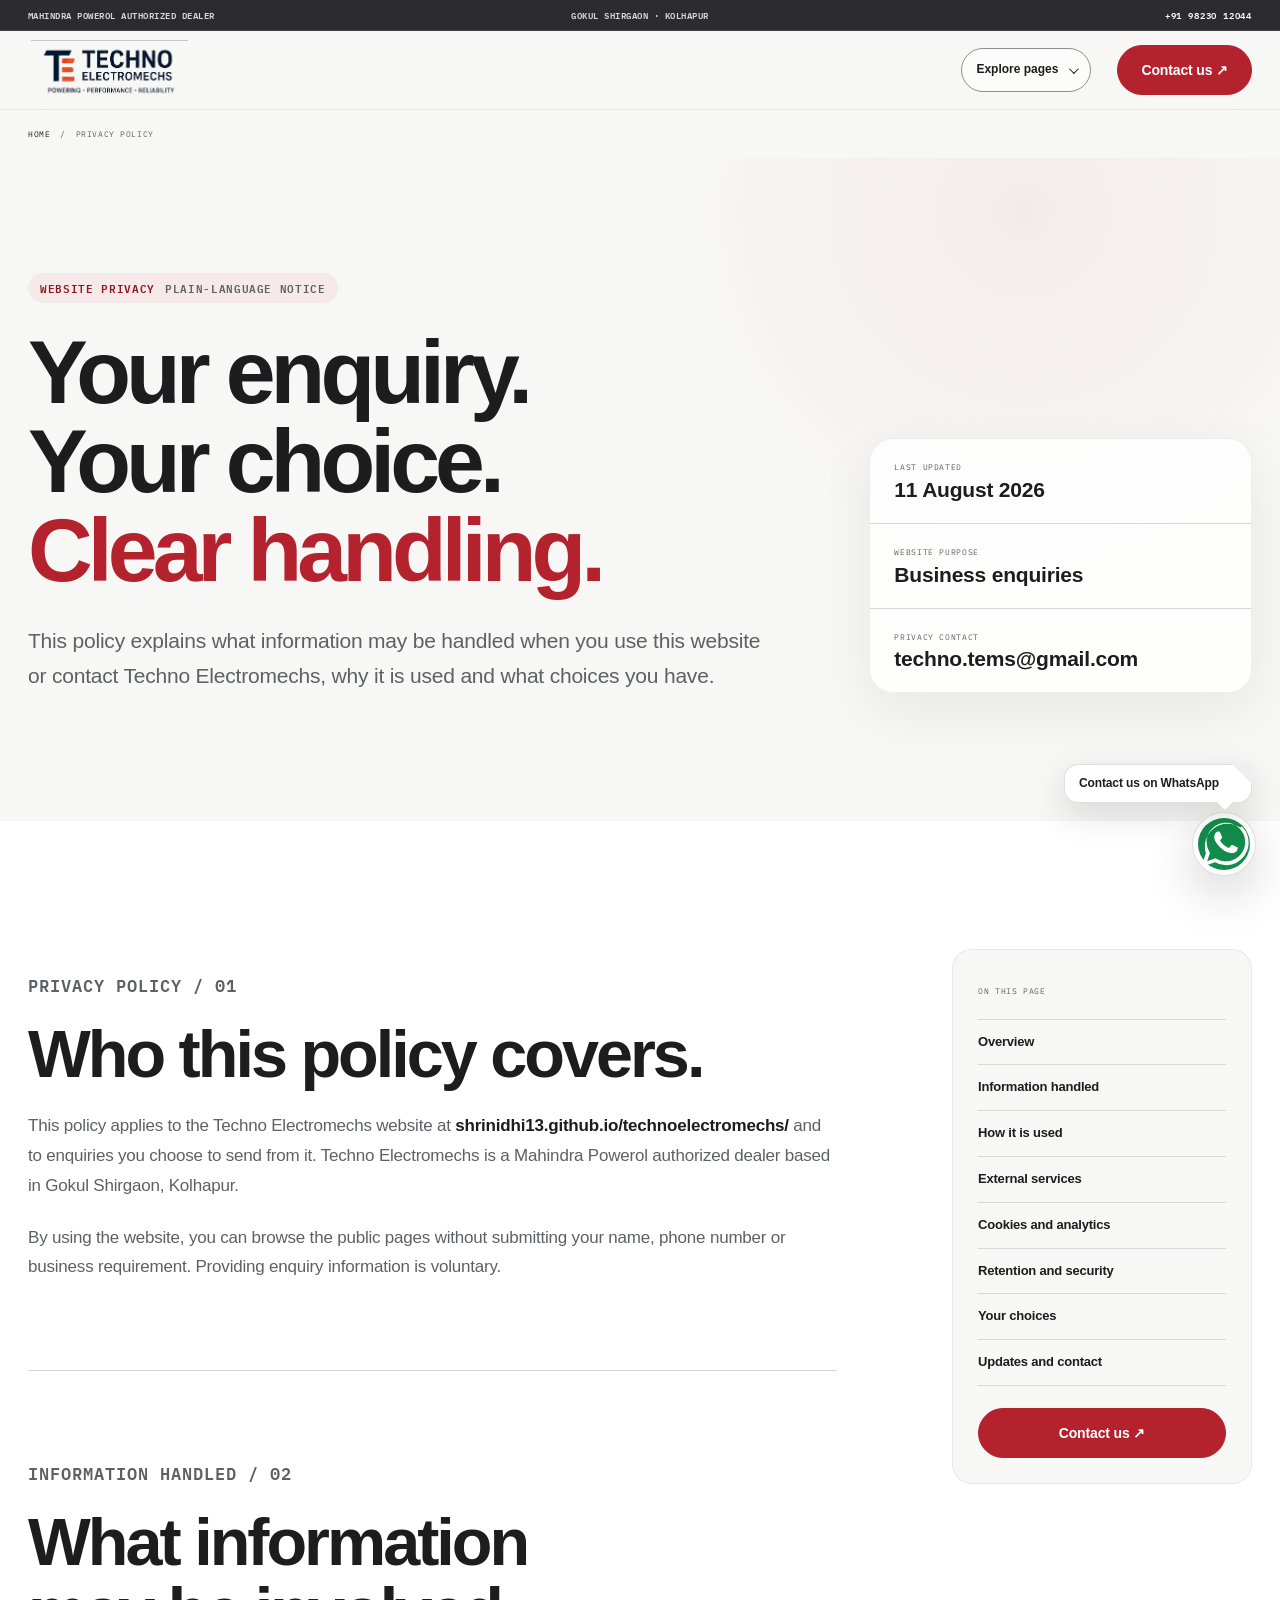
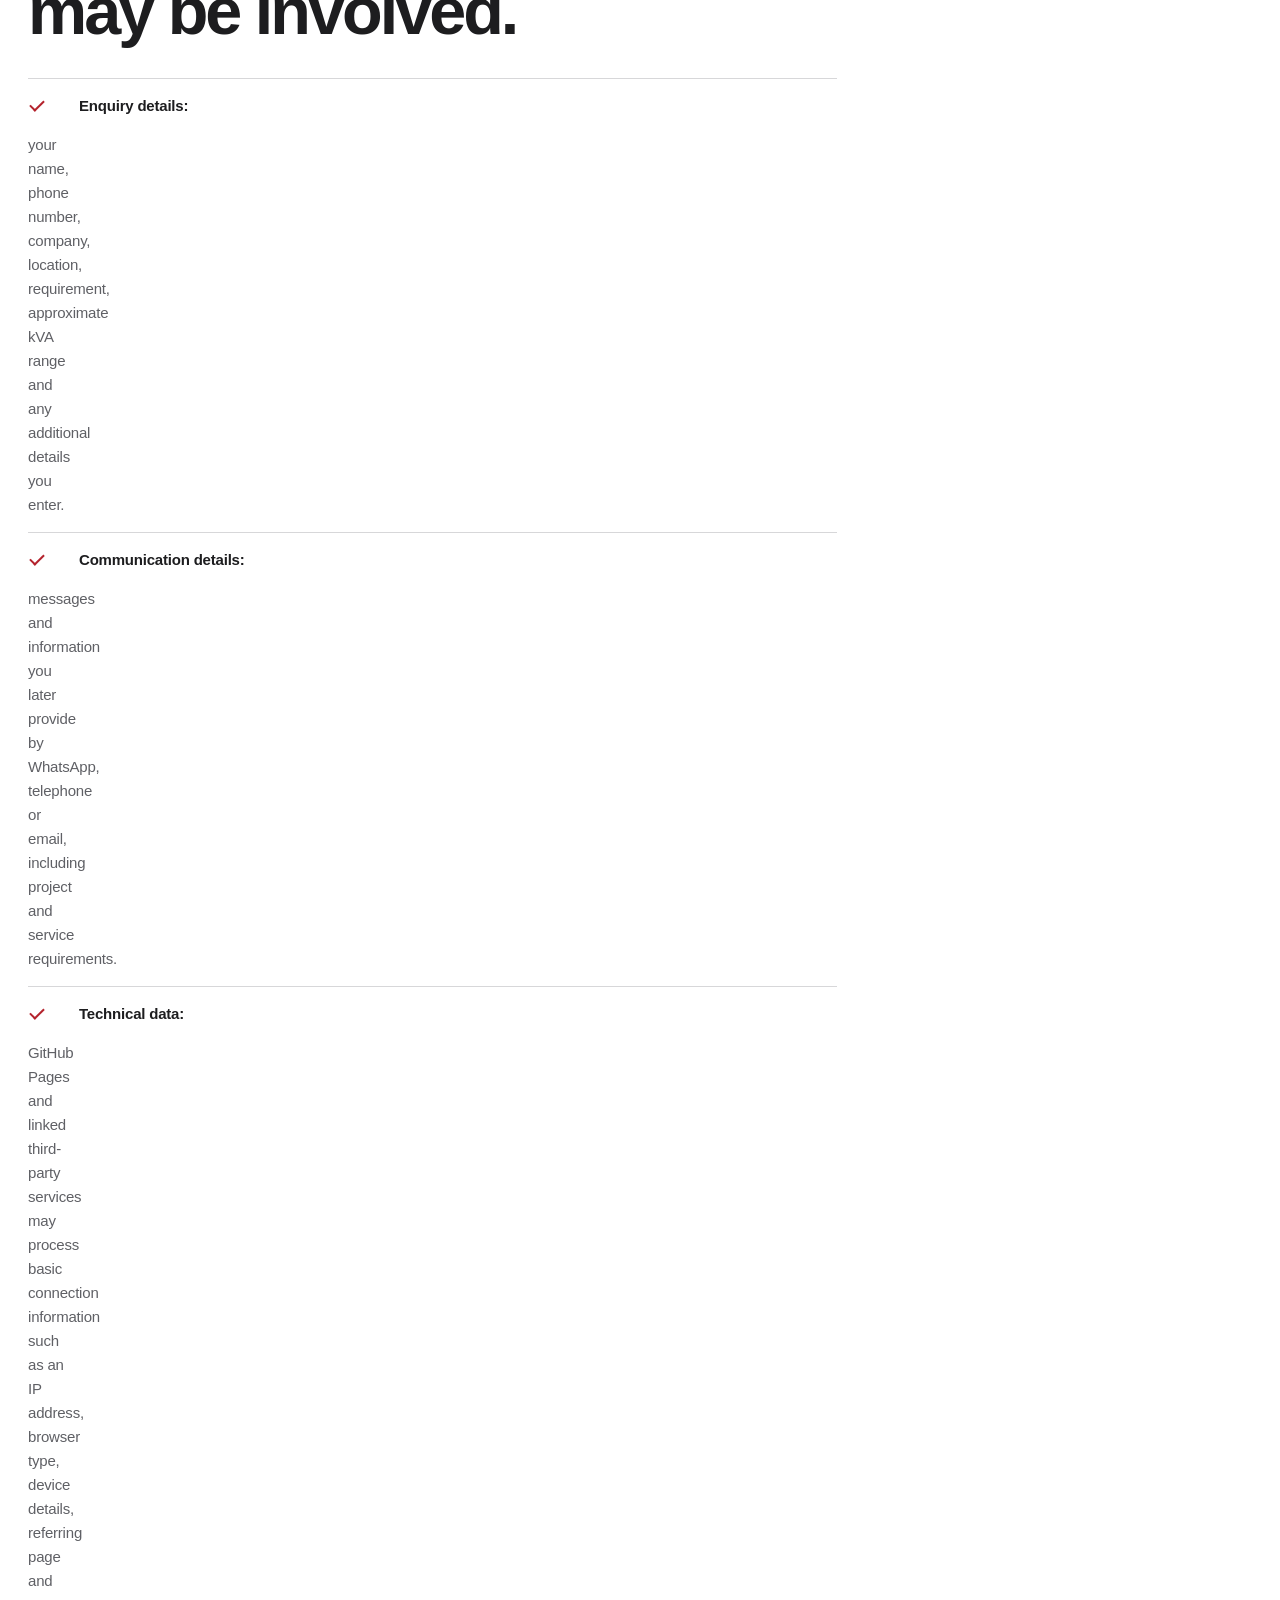
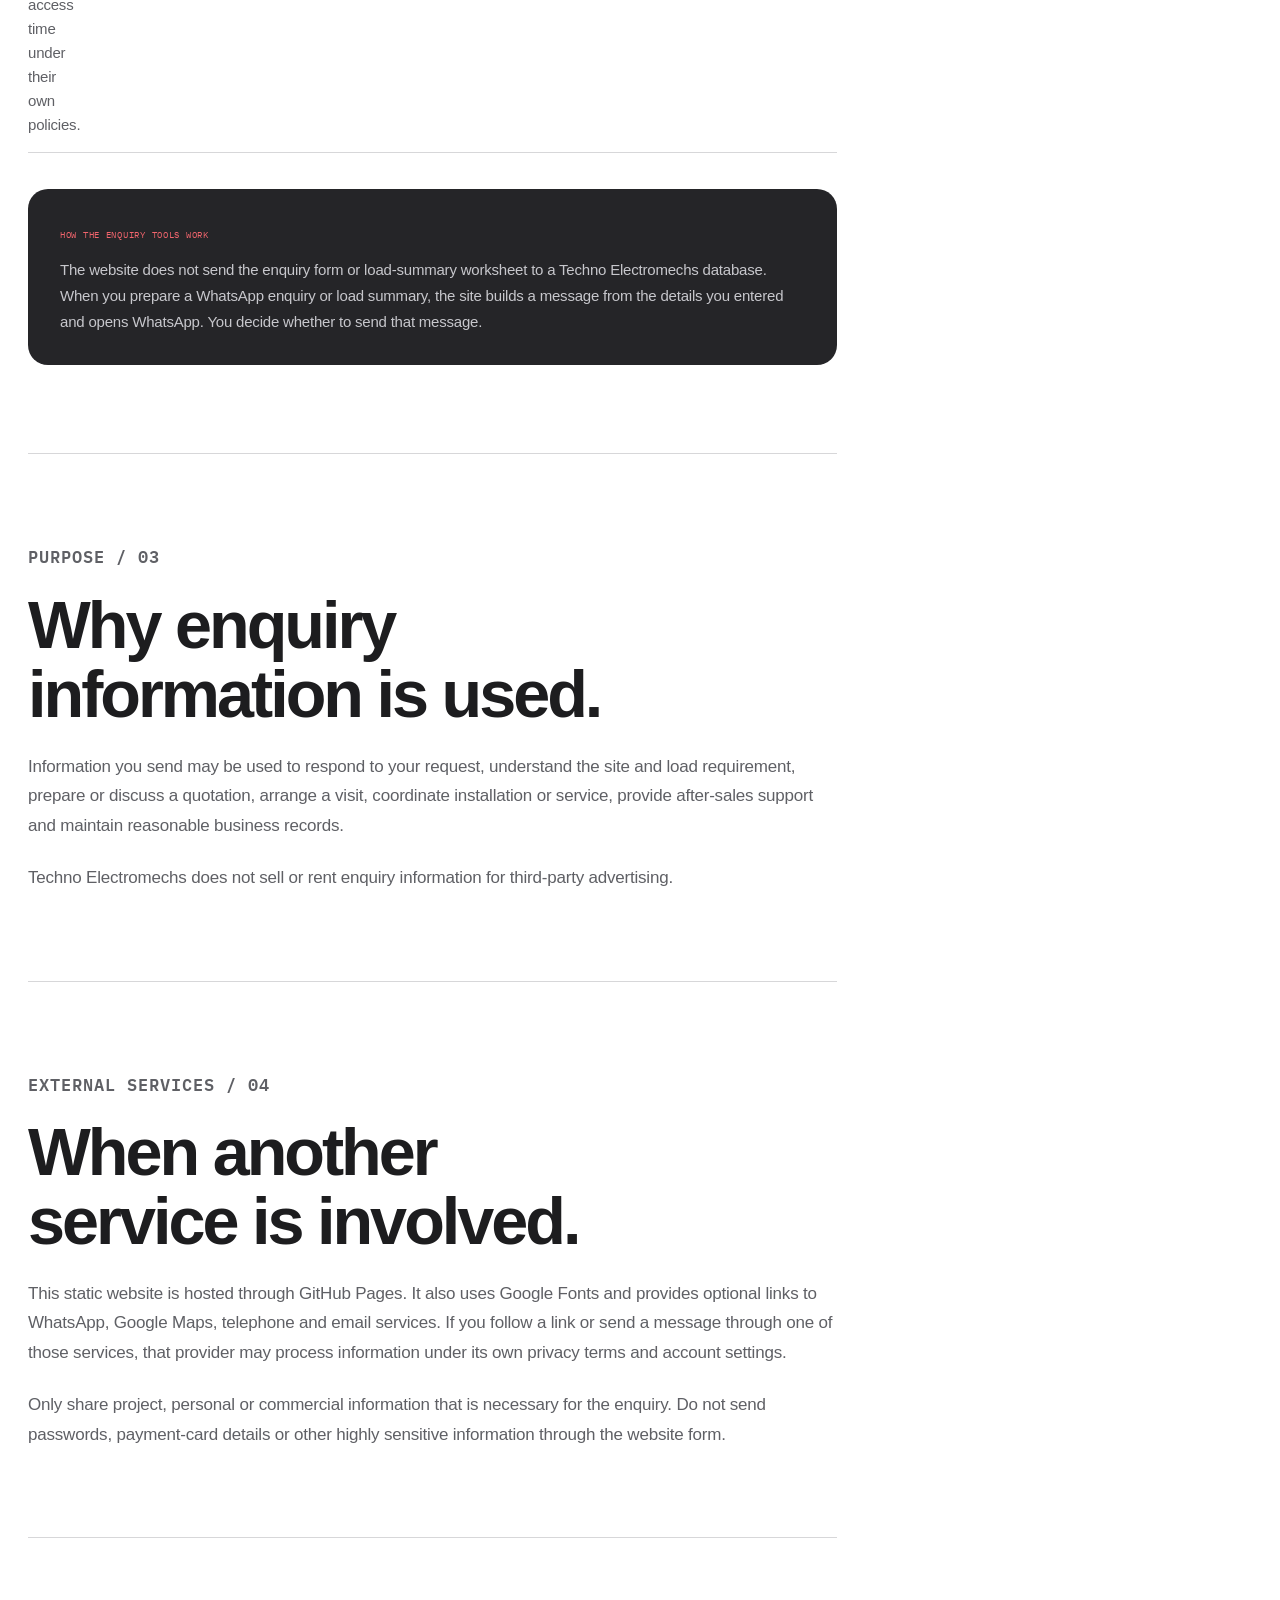
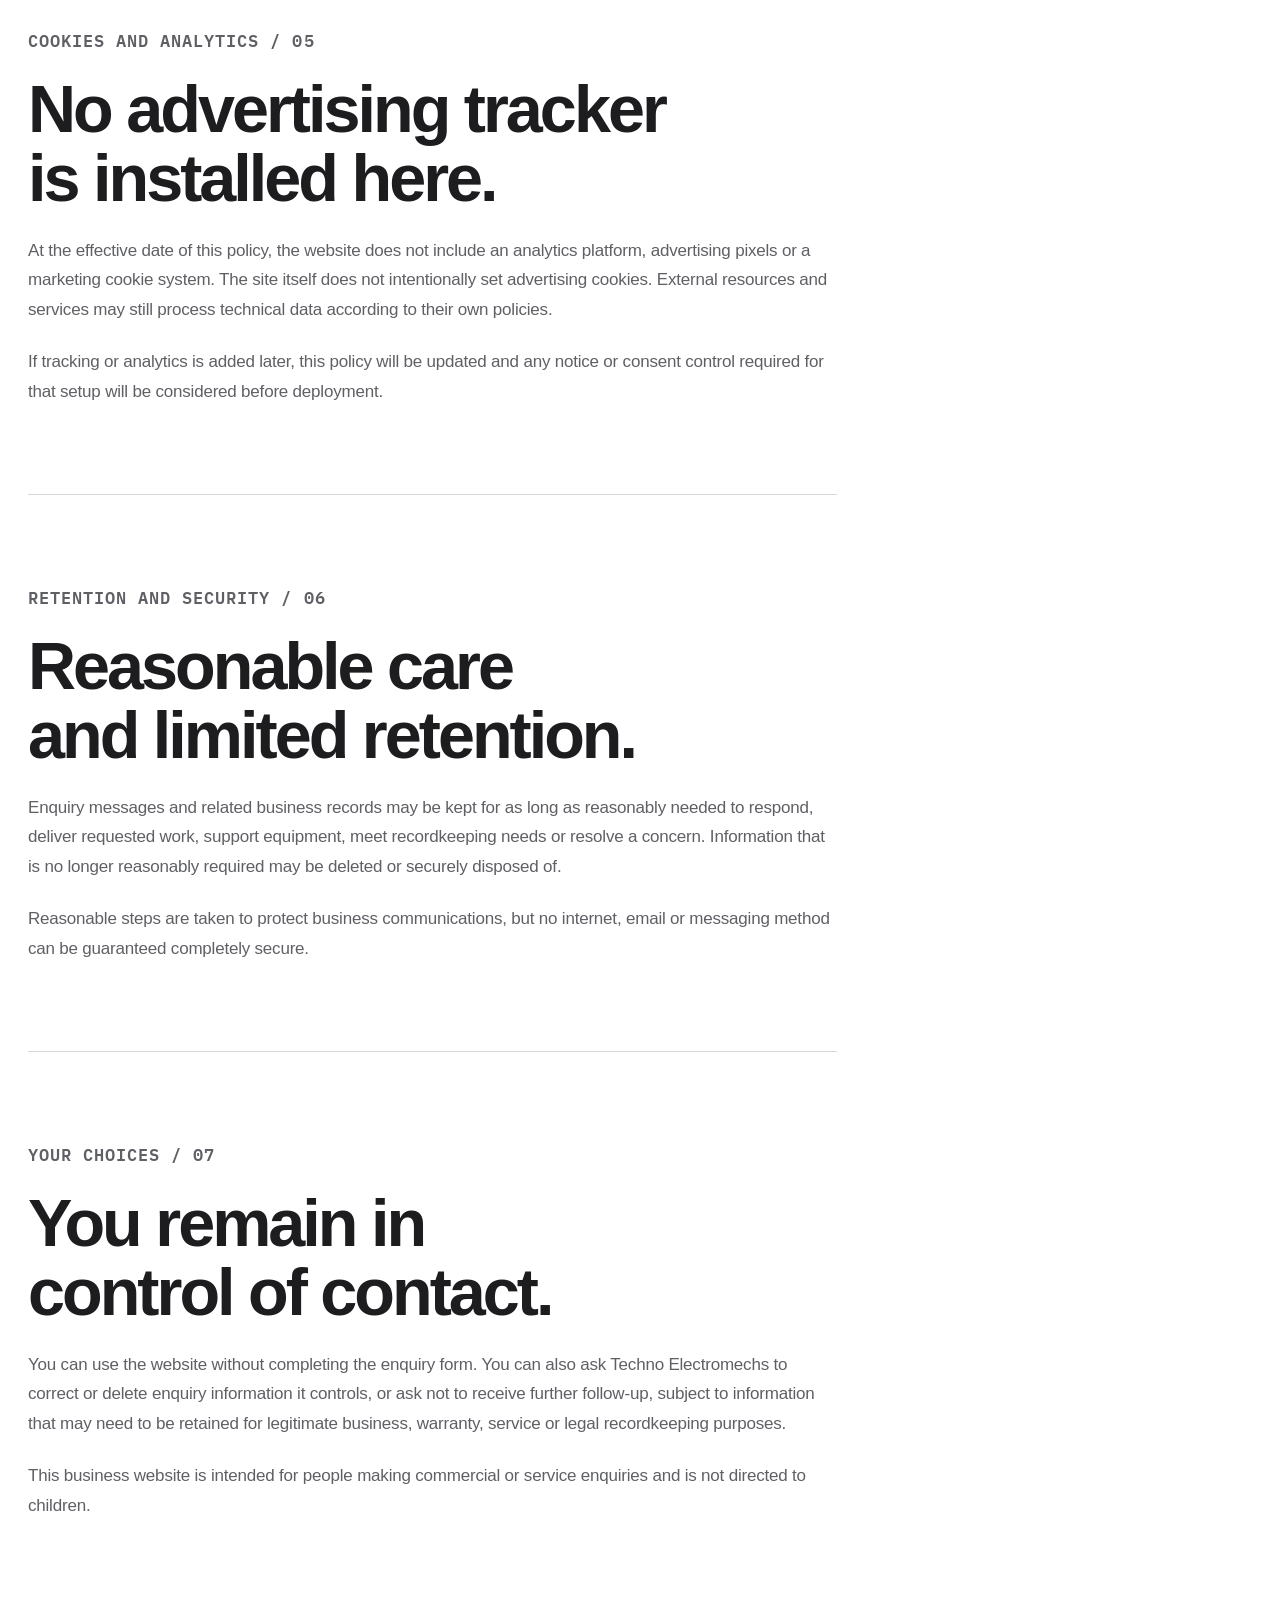
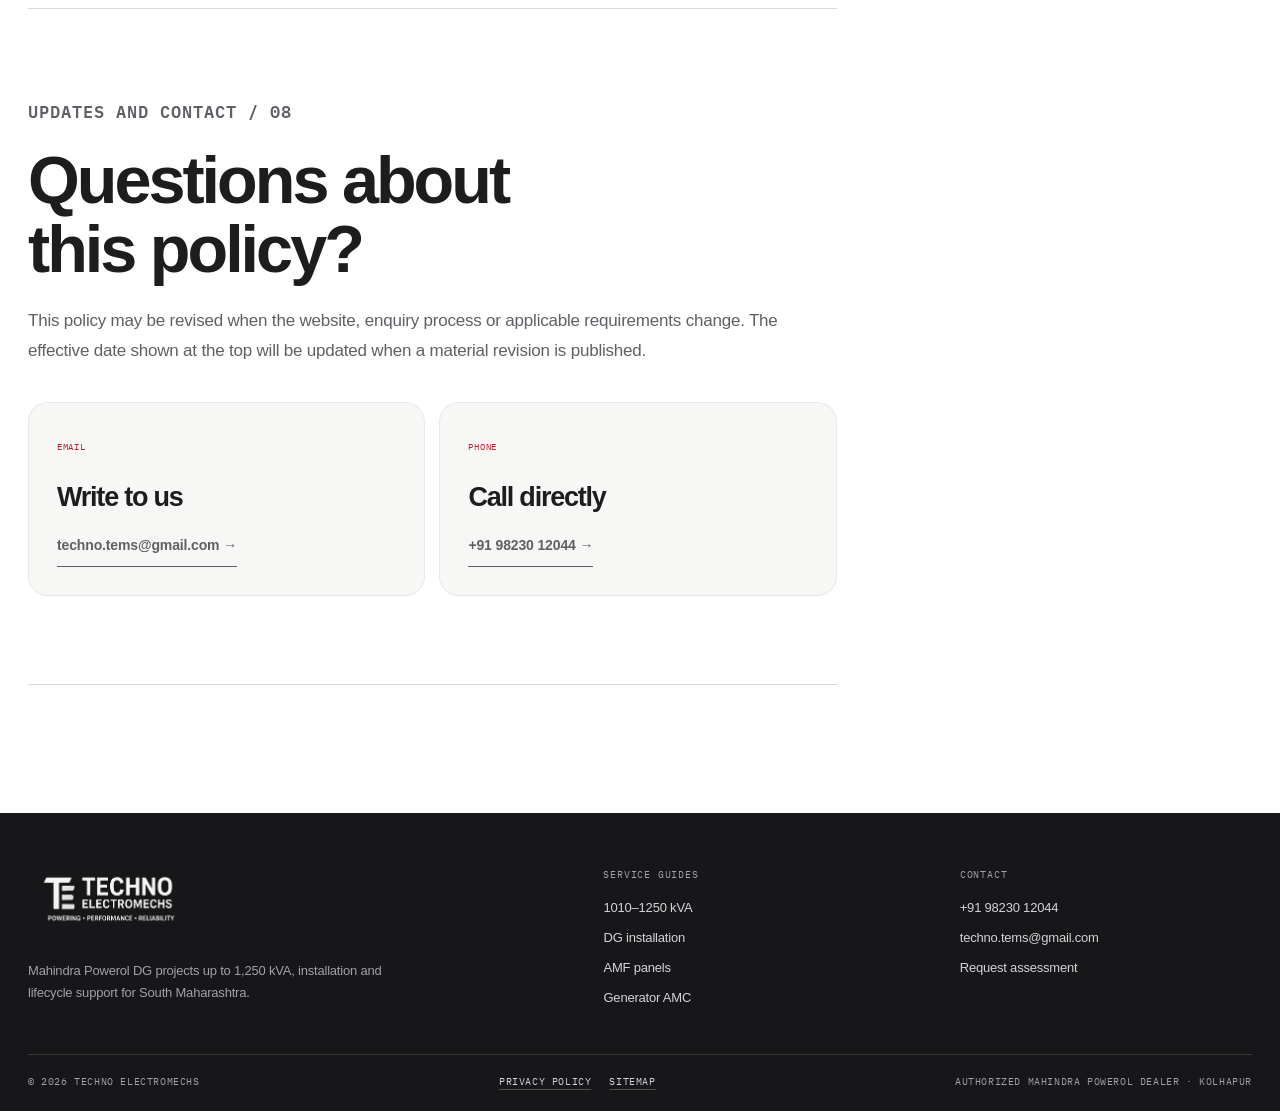
<file: privacy-policy.html>
<!doctype html>
<html lang="en-IN" class="no-js">
<head>
  <meta charset="utf-8" />
  <meta name="viewport" content="width=device-width, initial-scale=1" />
  <title>Privacy Policy | Techno Electromechs</title>
  <meta name="description" content="Read how Techno Electromechs handles website enquiries, contact information and third-party services on its Mahindra Powerol dealer website." />
  <meta name="robots" content="index, follow, max-image-preview:large" />
  <meta name="theme-color" content="#15171a" />
  <link rel="canonical" href="https://shrinidhi13.github.io/technoelectromechs/privacy-policy.html" />
  <meta property="og:type" content="website" />
  <meta property="og:locale" content="en_IN" />
  <meta property="og:site_name" content="Techno Electromechs" />
  <meta property="og:url" content="https://shrinidhi13.github.io/technoelectromechs/privacy-policy.html" />
  <meta property="og:title" content="Privacy Policy | Techno Electromechs" />
  <meta property="og:description" content="How Techno Electromechs handles website enquiries, contact information and linked services." />
  <meta property="og:image" content="https://shrinidhi13.github.io/technoelectromechs/assets/og-image.png" />
  <meta property="og:image:width" content="1200" />
  <meta property="og:image:height" content="630" />
  <meta property="og:image:alt" content="Techno Electromechs website privacy policy" />
  <meta name="twitter:card" content="summary_large_image" />
  <meta name="twitter:title" content="Privacy Policy | Techno Electromechs" />
  <meta name="twitter:description" content="How Techno Electromechs handles website enquiries, contact information and linked services." />
  <meta name="twitter:image" content="https://shrinidhi13.github.io/technoelectromechs/assets/og-image.png" />
  <meta name="twitter:image:alt" content="Techno Electromechs website privacy policy" />
  <link rel="icon" href="assets/favicon.svg" type="image/svg+xml" />
  <link rel="manifest" href="site.webmanifest" />
  <link rel="preconnect" href="https://fonts.googleapis.com" />
  <link rel="preconnect" href="https://fonts.gstatic.com" crossorigin />
  <link href="https://fonts.googleapis.com/css2?family=Barlow+Condensed:wght@600;700;800&family=IBM+Plex+Mono:wght@500;600&family=IBM+Plex+Sans:wght@400;500;600;700&display=swap" rel="stylesheet" />
  <link rel="stylesheet" href="assets/styles.css" />
  <link rel="stylesheet" href="assets/premium.css" />
  <script type="application/ld+json">
  {
    "@context": "https://schema.org",
    "@graph": [
      {
        "@type": "WebPage",
        "@id": "https://shrinidhi13.github.io/technoelectromechs/privacy-policy.html#webpage",
        "url": "https://shrinidhi13.github.io/technoelectromechs/privacy-policy.html",
        "name": "Privacy Policy | Techno Electromechs",
        "description": "How Techno Electromechs handles website enquiries, contact information and linked services.",
        "dateModified": "2026-08-11",
        "isPartOf": {"@id": "https://shrinidhi13.github.io/technoelectromechs/#website"}
      },
      {
        "@type": "BreadcrumbList",
        "itemListElement": [
          {"@type": "ListItem", "position": 1, "name": "Home", "item": "https://shrinidhi13.github.io/technoelectromechs/"},
          {"@type": "ListItem", "position": 2, "name": "Privacy Policy", "item": "https://shrinidhi13.github.io/technoelectromechs/privacy-policy.html"}
        ]
      }
    ]
  }
  </script>
</head>
<body class="service-page">
  <a class="skip-link" href="#main-content">Skip to main content</a>
  <header class="subpage-header">
    <div class="utility-bar"><div class="shell utility-inner"><span>Mahindra Powerol authorized dealer</span><span class="utility-location">Gokul Shirgaon · Kolhapur</span><a href="tel:+919823012044">+91 98230 12044</a></div></div>
    <div class="shell subpage-nav-row">
      <a class="brand" href="index.html" aria-label="Techno Electromechs home"><img class="brand-logo" src="assets/brand/techno-electromechs-logo-horizontal-transparent.png" width="323" height="123" alt="Techno Electromechs" /></a>
      <nav class="subpage-links" aria-label="Site navigation">
        <details class="page-menu">
          <summary><span>Explore pages</span><span class="page-menu__chevron" aria-hidden="true"></span></summary>
          <div class="page-menu__panel">
            <div class="page-menu__head"><span>Navigate / 01</span><strong>Power system guides.</strong><p>Move directly to the project or service information you need.</p></div>
            <div class="page-menu__links">
              <a class="page-menu__link page-menu__link--home" href="index.html"><span class="page-menu__index">00</span><span><strong>Homepage</strong><small>Overview, DG range and contact</small></span><span class="page-menu__arrow" aria-hidden="true">↗</span></a>
              <a class="page-menu__link" href="mahindra-powerol-1010-1250-kva.html"><span class="page-menu__index">01</span><span><strong>1010–1250 kVA</strong><small>High-capacity DG projects</small></span><span class="page-menu__arrow" aria-hidden="true">↗</span></a>
              <a class="page-menu__link" href="dg-set-installation-kolhapur.html"><span class="page-menu__index">02</span><span><strong>DG installation</strong><small>Site readiness and commissioning</small></span><span class="page-menu__arrow" aria-hidden="true">↗</span></a>
              <a class="page-menu__link" href="amf-panel-installation-kolhapur.html"><span class="page-menu__index">03</span><span><strong>AMF panels</strong><small>Automatic changeover planning</small></span><span class="page-menu__arrow" aria-hidden="true">↗</span></a>
              <a class="page-menu__link" href="generator-amc-service-kolhapur.html"><span class="page-menu__index">04</span><span><strong>Generator AMC</strong><small>Preventive service and support</small></span><span class="page-menu__arrow" aria-hidden="true">↗</span></a>
            </div>
            <div class="page-menu__foot"><a href="privacy-policy.html" aria-current="page">Privacy policy</a><a href="index.html#contact">Contact us →</a></div>
          </div>
        </details>
        <a class="button button--primary button--small" href="index.html#contact">Contact us ↗</a>
      </nav>
    </div>
  </header>

  <main id="main-content">
    <nav class="breadcrumb shell" aria-label="Breadcrumb"><a href="index.html">Home</a><span aria-hidden="true">/</span><span>Privacy policy</span></nav>
    <section class="subpage-hero">
      <div class="shell subpage-hero-grid">
        <div>
          <p class="section-code"><span>Website privacy</span> Plain-language notice</p>
          <h1>Your enquiry. Your choice. <em>Clear handling.</em></h1>
          <p class="subpage-lead">This policy explains what information may be handled when you use this website or contact Techno Electromechs, why it is used and what choices you have.</p>
        </div>
        <dl class="project-facts">
          <div><dt>Last updated</dt><dd>11 August 2026</dd></div>
          <div><dt>Website purpose</dt><dd>Business enquiries</dd></div>
          <div><dt>Privacy contact</dt><dd>techno.tems@gmail.com</dd></div>
        </dl>
      </div>
    </section>

    <section class="subpage-body section-pad">
      <div class="shell editorial-grid">
        <article class="longform">
          <section id="overview">
            <p class="eyebrow">Privacy policy / 01</p>
            <h2>Who this policy covers.</h2>
            <p>This policy applies to the Techno Electromechs website at <strong>shrinidhi13.github.io/technoelectromechs/</strong> and to enquiries you choose to send from it. Techno Electromechs is a Mahindra Powerol authorized dealer based in Gokul Shirgaon, Kolhapur.</p>
            <p>By using the website, you can browse the public pages without submitting your name, phone number or business requirement. Providing enquiry information is voluntary.</p>
          </section>

          <section id="information">
            <p class="eyebrow">Information handled / 02</p>
            <h2>What information may be involved.</h2>
            <ul class="content-list">
              <li><strong>Enquiry details:</strong> your name, phone number, company, location, requirement, approximate kVA range and any additional details you enter.</li>
              <li><strong>Communication details:</strong> messages and information you later provide by WhatsApp, telephone or email, including project and service requirements.</li>
              <li><strong>Technical data:</strong> GitHub Pages and linked third-party services may process basic connection information such as an IP address, browser type, device details, referring page and access time under their own policies.</li>
            </ul>
            <div class="content-callout"><span>How the enquiry tools work</span><p>The website does not send the enquiry form or load-summary worksheet to a Techno Electromechs database. When you prepare a WhatsApp enquiry or load summary, the site builds a message from the details you entered and opens WhatsApp. You decide whether to send that message.</p></div>
          </section>

          <section id="use">
            <p class="eyebrow">Purpose / 03</p>
            <h2>Why enquiry information is used.</h2>
            <p>Information you send may be used to respond to your request, understand the site and load requirement, prepare or discuss a quotation, arrange a visit, coordinate installation or service, provide after-sales support and maintain reasonable business records.</p>
            <p>Techno Electromechs does not sell or rent enquiry information for third-party advertising.</p>
          </section>

          <section id="services">
            <p class="eyebrow">External services / 04</p>
            <h2>When another service is involved.</h2>
            <p>This static website is hosted through GitHub Pages. It also uses Google Fonts and provides optional links to WhatsApp, Google Maps, telephone and email services. If you follow a link or send a message through one of those services, that provider may process information under its own privacy terms and account settings.</p>
            <p>Only share project, personal or commercial information that is necessary for the enquiry. Do not send passwords, payment-card details or other highly sensitive information through the website form.</p>
          </section>

          <section id="cookies">
            <p class="eyebrow">Cookies and analytics / 05</p>
            <h2>No advertising tracker is installed here.</h2>
            <p>At the effective date of this policy, the website does not include an analytics platform, advertising pixels or a marketing cookie system. The site itself does not intentionally set advertising cookies. External resources and services may still process technical data according to their own policies.</p>
            <p>If tracking or analytics is added later, this policy will be updated and any notice or consent control required for that setup will be considered before deployment.</p>
          </section>

          <section id="retention">
            <p class="eyebrow">Retention and security / 06</p>
            <h2>Reasonable care and limited retention.</h2>
            <p>Enquiry messages and related business records may be kept for as long as reasonably needed to respond, deliver requested work, support equipment, meet recordkeeping needs or resolve a concern. Information that is no longer reasonably required may be deleted or securely disposed of.</p>
            <p>Reasonable steps are taken to protect business communications, but no internet, email or messaging method can be guaranteed completely secure.</p>
          </section>

          <section id="choices">
            <p class="eyebrow">Your choices / 07</p>
            <h2>You remain in control of contact.</h2>
            <p>You can use the website without completing the enquiry form. You can also ask Techno Electromechs to correct or delete enquiry information it controls, or ask not to receive further follow-up, subject to information that may need to be retained for legitimate business, warranty, service or legal recordkeeping purposes.</p>
            <p>This business website is intended for people making commercial or service enquiries and is not directed to children.</p>
          </section>

          <section id="updates">
            <p class="eyebrow">Updates and contact / 08</p>
            <h2>Questions about this policy?</h2>
            <p>This policy may be revised when the website, enquiry process or applicable requirements change. The effective date shown at the top will be updated when a material revision is published.</p>
            <div class="info-grid">
              <div class="info-card"><span>EMAIL</span><h3>Write to us</h3><p><a class="arrow-link" href="mailto:techno.tems@gmail.com">techno.tems@gmail.com →</a></p></div>
              <div class="info-card"><span>PHONE</span><h3>Call directly</h3><p><a class="arrow-link" href="tel:+919823012044">+91 98230 12044 →</a></p></div>
            </div>
          </section>
        </article>

        <aside class="page-toc" aria-label="On this page">
          <span>On this page</span>
          <nav><a href="#overview">Overview</a><a href="#information">Information handled</a><a href="#use">How it is used</a><a href="#services">External services</a><a href="#cookies">Cookies and analytics</a><a href="#retention">Retention and security</a><a href="#choices">Your choices</a><a href="#updates">Updates and contact</a></nav>
          <a class="button button--primary" href="index.html#contact">Contact us ↗</a>
        </aside>
      </div>
    </section>
  </main>

  <footer class="site-footer">
    <div class="shell footer-grid">
      <div class="footer-brand"><a class="brand brand--footer" href="index.html"><img class="brand-logo" src="assets/brand/techno-electromechs-logo-horizontal-transparent.png" width="323" height="123" alt="Techno Electromechs" /></a><p>Mahindra Powerol DG projects up to 1,250 kVA, installation and lifecycle support for South Maharashtra.</p></div>
      <div class="footer-links"><span>Service guides</span><a href="mahindra-powerol-1010-1250-kva.html">1010–1250 kVA</a><a href="dg-set-installation-kolhapur.html">DG installation</a><a href="amf-panel-installation-kolhapur.html">AMF panels</a><a href="generator-amc-service-kolhapur.html">Generator AMC</a></div>
      <div class="footer-links"><span>Contact</span><a href="tel:+919823012044">+91 98230 12044</a><a href="mailto:techno.tems@gmail.com">techno.tems@gmail.com</a><a href="index.html#contact">Request assessment</a></div>
    </div>
    <div class="shell footer-bottom"><span>© 2026 Techno Electromechs</span><nav class="footer-legal" aria-label="Legal and site links"><a href="privacy-policy.html" aria-current="page">Privacy policy</a><a href="sitemap.xml">Sitemap</a></nav><span>Authorized Mahindra Powerol dealer · Kolhapur</span></div>
  </footer>
  <a class="floating-whatsapp" href="https://wa.me/919823012044?text=Hello%20Venkatesh%20Bhat%2C%20I%20need%20help%20with%20a%20DG%20set%20requirement." target="_blank" rel="noopener noreferrer" aria-label="Contact us on WhatsApp — Techno Electromechs" title="Contact us on WhatsApp">
    <span class="floating-whatsapp__note" aria-hidden="true">Contact us on WhatsApp</span>
    <img class="floating-whatsapp__icon" src="assets/whatsapp-mark.svg" width="46" height="46" alt="" aria-hidden="true" />
  </a>

  <div class="mobile-actions" aria-label="Quick contact actions">
    <a href="tel:+919823012044" aria-label="Call Techno Electromechs">Call</a>
    <a href="https://wa.me/919823012044?text=Hello%20Venkatesh%20Bhat%2C%20I%20need%20help%20with%20a%20DG%20set%20requirement." target="_blank" rel="noopener noreferrer" aria-label="Discuss a requirement on WhatsApp">WhatsApp</a>
    <a href="index.html#contact">Assessment</a>
  </div>
  <script src="assets/navigation.js" defer></script>
</body>
</html>
</file>
<file: assets/styles.css>
:root {
  --ink: #15171a;
  --ink-soft: #202328;
  --graphite: #2b2f34;
  --steel: #565d63;
  --steel-light: #737b80;
  --paper: #f1efe8;
  --paper-deep: #e8e5dc;
  --white: #fffdf8;
  --line: #b8bbb5;
  --line-dark: rgba(255, 255, 255, 0.2);
  --red: #c8242d;
  --red-dark: #94131a;
  --red-on-dark: #f14b54;
  --focus: #c8242d;
  --on-dark-muted: #b8bcbe;
  --on-dark-subtle: #979da1;
  --amber: #e4a12d;
  --green: #2e8f57;
  --display: "Barlow Condensed", "Arial Narrow", sans-serif;
  --sans: "IBM Plex Sans", Arial, sans-serif;
  --mono: "IBM Plex Mono", Consolas, monospace;
  --max: 1320px;
  --header-height: 78px;
  --ease: cubic-bezier(.2, .75, .25, 1);
}

*, *::before, *::after { box-sizing: border-box; }

html {
  scroll-behavior: smooth;
  scroll-padding-top: 120px;
}

body {
  margin: 0;
  color: var(--ink);
  background: var(--paper);
  font-family: var(--sans);
  font-size: 16px;
  line-height: 1.6;
  text-rendering: optimizeLegibility;
  -webkit-font-smoothing: antialiased;
  overflow-x: hidden;
}

body.menu-open { overflow: hidden; }

a { color: inherit; text-decoration: none; }
img { display: block; max-width: 100%; }
button, input, select, textarea { font: inherit; }
button { cursor: pointer; }

::selection { color: var(--white); background: var(--red); }

:focus-visible {
  outline: 3px solid var(--focus);
  outline-offset: 4px;
}

.skip-link {
  position: fixed;
  left: 20px;
  top: 16px;
  z-index: 1000;
  padding: 11px 16px;
  color: var(--white);
  background: var(--ink);
  font-weight: 700;
  transform: translateY(-150%);
  transition: transform .2s ease;
}

.skip-link:focus { transform: translateY(0); }

.scroll-progress {
  position: fixed;
  inset: 0 auto auto 0;
  z-index: 1001;
  width: 0;
  height: 3px;
  background: var(--red);
  pointer-events: none;
}

.shell {
  width: min(var(--max), calc(100% - 64px));
  margin-inline: auto;
}

.section-pad { padding: 124px 0; }

.eyebrow,
.section-code,
.mono-label,
.system-code,
.stage-id,
.range-disclaimer,
.visual-index,
.register-note {
  margin: 0;
  font-family: var(--mono);
  font-size: 11px;
  font-weight: 600;
  line-height: 1.45;
  letter-spacing: .1em;
  text-transform: uppercase;
}

.eyebrow,
.section-code { color: var(--red); }

.section-code {
  display: flex;
  align-items: center;
  gap: 10px;
}

.section-code span {
  padding: 6px 8px;
  color: var(--white);
  background: var(--red);
}

h1, h2, h3, p { overflow-wrap: break-word; }

h1, h2, h3 {
  margin: 0;
  font-family: var(--display);
  text-wrap: balance;
}

h2 {
  font-size: clamp(48px, 5.5vw, 82px);
  font-weight: 700;
  line-height: .94;
  letter-spacing: -.035em;
}

.button {
  min-height: 54px;
  display: inline-flex;
  align-items: center;
  justify-content: center;
  gap: 18px;
  padding: 0 22px;
  border: 1px solid transparent;
  border-radius: 0;
  font-family: var(--mono);
  font-size: 11px;
  font-weight: 600;
  letter-spacing: .06em;
  text-transform: uppercase;
  touch-action: manipulation;
  transition: color .22s var(--ease), background .22s var(--ease), border-color .22s var(--ease), transform .22s var(--ease);
}

.button:hover { transform: none; }
.button:active { transform: translate(1px, 1px); }
.button span { font-size: 16px; line-height: 1; }

.button--primary {
  color: var(--white);
  background: var(--red);
  border-color: var(--red);
  box-shadow: 8px 8px 0 rgba(21, 23, 26, .12);
}

.button--primary:hover { background: var(--red-dark); border-color: var(--red-dark); }

.button--line {
  color: var(--ink);
  border-color: var(--ink);
  background: transparent;
}

.button--line:hover { color: var(--white); background: var(--ink); }

.button--line-dark {
  color: var(--white);
  border-color: rgba(255,255,255,.52);
  background: transparent;
}

.button--line-dark:hover { color: var(--ink); background: var(--white); }

.button--light {
  color: var(--ink);
  background: var(--white);
  border-color: var(--white);
}

.button--light:hover { color: var(--white); background: transparent; }
.button--small { min-height: 46px; padding-inline: 18px; }

.arrow-link {
  display: inline-flex;
  align-items: center;
  gap: 16px;
  padding-bottom: 5px;
  border-bottom: 1px solid currentColor;
  font-family: var(--mono);
  font-size: 11px;
  font-weight: 600;
  letter-spacing: .05em;
  text-transform: uppercase;
}

.arrow-link span { color: var(--red); font-size: 18px; transition: transform .2s var(--ease); }
.arrow-link:hover span { transform: translateX(5px); }

/* Header */
.site-header {
  position: sticky;
  top: 0;
  z-index: 100;
  background: rgba(241, 239, 232, .97);
  border-bottom: 1px solid var(--ink);
}

.utility-bar {
  color: rgba(255,255,255,.72);
  background: var(--ink);
  border-bottom: 1px solid rgba(255,255,255,.1);
}

.utility-inner {
  min-height: 31px;
  display: grid;
  grid-template-columns: minmax(0, 1fr) auto minmax(0, 1fr);
  align-items: center;
  gap: 20px;
  font-family: var(--mono);
  font-size: 9px;
  font-weight: 600;
  letter-spacing: .09em;
  text-transform: uppercase;
}

.utility-inner > span:first-child {
  min-width: 0;
  overflow: hidden;
  text-overflow: ellipsis;
  white-space: nowrap;
}

.utility-inner .utility-location { justify-self: center; }
.utility-inner a { justify-self: end; color: var(--white); }

.nav-row {
  min-height: var(--header-height);
  display: flex;
  align-items: center;
  justify-content: space-between;
  gap: 28px;
}

.brand {
  flex: 0 0 auto;
  display: inline-flex;
  align-items: center;
  gap: 13px;
}

.brand-mark {
  width: 43px;
  height: 43px;
  display: grid;
  place-items: center;
  color: var(--white);
  background: var(--red);
  position: relative;
  clip-path: polygon(0 0, calc(100% - 10px) 0, 100% 10px, 100% 100%, 0 100%);
}

.brand-mark::after {
  content: "";
  position: absolute;
  top: 6px;
  right: 6px;
  width: 8px;
  height: 1px;
  background: rgba(255,255,255,.72);
  transform: rotate(45deg);
  transform-origin: right center;
}

.brand-mark span {
  font-family: var(--display);
  font-size: 17px;
  font-weight: 800;
  letter-spacing: -.06em;
}

.brand-copy { display: grid; line-height: 1.05; }
.brand-copy strong { font-size: 15px; letter-spacing: -.02em; }
.brand-copy small {
  margin-top: 6px;
  color: var(--steel);
  font-family: var(--mono);
  font-size: 8px;
  font-weight: 600;
  letter-spacing: .1em;
  text-transform: uppercase;
}

.desktop-nav { display: flex; align-items: center; gap: 30px; }

.desktop-nav > a,
.text-action {
  position: relative;
  font-family: var(--mono);
  font-size: 10px;
  font-weight: 600;
  letter-spacing: .055em;
  text-transform: uppercase;
}

.desktop-nav > a::after {
  content: "";
  position: absolute;
  left: 0;
  right: 100%;
  bottom: -9px;
  height: 2px;
  background: var(--red);
  transition: right .22s var(--ease);
}

.desktop-nav > a:hover::after,
.desktop-nav > a.is-active::after { right: 0; }

/* Cross-page navigation */
.page-menu { position: relative; z-index: 60; }

.page-menu summary {
  min-height: 44px;
  display: inline-flex;
  align-items: center;
  gap: 11px;
  padding: 0 14px;
  color: var(--ink);
  background: rgba(255,255,255,.28);
  border: 1px solid rgba(21,23,26,.42);
  cursor: pointer;
  list-style: none;
  transition: color .2s var(--ease), background .2s var(--ease), border-color .2s var(--ease);
}

.page-menu summary::-webkit-details-marker { display: none; }
.page-menu summary > span:first-child { font-family: var(--mono); font-size: 9px; font-weight: 600; letter-spacing: .065em; text-transform: uppercase; }

.page-menu__chevron {
  width: 7px;
  height: 7px;
  border-right: 1px solid currentColor;
  border-bottom: 1px solid currentColor;
  transform: rotate(45deg) translateY(-2px);
  transition: transform .2s var(--ease);
}

.page-menu summary:hover,
.page-menu[open] summary { color: var(--white); background: var(--ink); border-color: var(--ink); }
.page-menu[open] .page-menu__chevron { transform: rotate(225deg) translate(-1px, -1px); }

.page-menu__panel {
  width: min(590px, calc(100vw - 40px));
  position: absolute;
  top: calc(100% + 13px);
  right: 0;
  color: var(--ink);
  background: var(--white);
  border: 1px solid var(--ink);
  box-shadow: 12px 12px 0 rgba(21,23,26,.13);
  animation: page-menu-in .18s var(--ease) both;
}

.page-menu__panel::before { content: ""; position: absolute; top: -1px; right: -1px; width: 112px; height: 5px; background: var(--red); }

@keyframes page-menu-in {
  from { opacity: 0; transform: translateY(-8px); }
  to { opacity: 1; transform: translateY(0); }
}

.page-menu__head { padding: 25px 28px 22px; background: var(--paper); border-bottom: 1px solid var(--ink); }
.page-menu__head > span { color: var(--red); font-family: var(--mono); font-size: 8px; font-weight: 600; letter-spacing: .08em; text-transform: uppercase; }
.page-menu__head strong { display: block; margin-top: 9px; font-family: var(--display); font-size: 35px; line-height: .95; }
.page-menu__head p { margin: 9px 0 0; color: var(--steel); font-size: 13px; }

.page-menu__links { display: grid; grid-template-columns: 1fr 1fr; }
.page-menu__link {
  min-height: 96px;
  display: grid;
  grid-template-columns: 28px minmax(0, 1fr) auto;
  gap: 12px;
  align-items: center;
  padding: 17px 18px;
  border-bottom: 1px solid var(--line);
  transition: color .18s var(--ease), background .18s var(--ease);
}

.page-menu__link--home { min-height: 72px; grid-column: 1 / -1; }
.page-menu__link:nth-child(2), .page-menu__link:nth-child(4) { border-right: 1px solid var(--line); }
.page-menu__link:hover { color: var(--white); background: var(--ink); }
.page-menu__link[aria-current="page"] { background: var(--paper-deep); box-shadow: inset 5px 0 0 var(--red); }
.page-menu__link[aria-current="page"] .page-menu__index { color: var(--red); }
.page-menu__index { align-self: start; padding-top: 2px; color: var(--red); font-family: var(--mono); font-size: 8px; font-weight: 600; letter-spacing: .06em; }
.page-menu__link > span:nth-child(2) { min-width: 0; display: grid; gap: 4px; }
.page-menu__link strong { font-family: var(--display); font-size: 22px; line-height: .95; }
.page-menu__link small { color: var(--steel); font-size: 11px; line-height: 1.35; }
.page-menu__link:hover small { color: rgba(255,255,255,.58); }
.page-menu__arrow { color: var(--red); font-size: 16px; transition: transform .18s var(--ease); }
.page-menu__link:hover .page-menu__arrow { transform: translate(3px, -3px); }

.page-menu__foot {
  min-height: 46px;
  display: flex;
  align-items: center;
  justify-content: space-between;
  gap: 18px;
  padding: 0 20px;
  color: rgba(255,255,255,.68);
  background: var(--ink);
  font-family: var(--mono);
  font-size: 8px;
  font-weight: 600;
  letter-spacing: .06em;
  text-transform: uppercase;
}

.page-menu__foot a:hover { color: var(--white); }
.page-menu__foot a[aria-current="page"] { color: var(--white); text-decoration: underline; text-underline-offset: 4px; }

.nav-actions { display: flex; align-items: center; gap: 22px; }
.text-action { border-bottom: 1px solid var(--ink); }

.menu-toggle {
  width: 48px;
  height: 48px;
  display: none;
  border: 1px solid var(--ink);
  color: var(--ink);
  background: transparent;
}

.menu-toggle span {
  width: 20px;
  height: 2px;
  display: block;
  margin: 5px auto;
  background: currentColor;
}

.mobile-menu {
  position: fixed;
  inset: 0;
  z-index: 300;
  padding: 28px clamp(24px, 6vw, 72px) 34px;
  color: var(--white);
  background: var(--ink);
  overflow-y: auto;
  opacity: 0;
  transform: translateY(-24px);
  transition: opacity .25s var(--ease), transform .25s var(--ease);
}

.mobile-menu.is-open { opacity: 1; transform: translateY(0); }

.mobile-menu__top {
  display: flex;
  justify-content: space-between;
  align-items: center;
  padding-bottom: 24px;
  border-bottom: 1px solid var(--line-dark);
  color: rgba(255,255,255,.62);
}

.menu-close {
  min-height: 44px;
  display: inline-flex;
  align-items: center;
  gap: 10px;
  border: 0;
  color: var(--white);
  background: transparent;
  font-family: var(--mono);
  font-size: 10px;
  letter-spacing: .08em;
  text-transform: uppercase;
}

.menu-close span { font-size: 24px; line-height: 1; }

.mobile-menu nav { display: grid; margin-top: 34px; }

.mobile-menu nav a {
  display: flex;
  align-items: baseline;
  gap: 24px;
  padding: 15px 0;
  border-bottom: 1px solid var(--line-dark);
  font-family: var(--display);
  font-size: clamp(40px, 10vw, 72px);
  font-weight: 700;
  line-height: .95;
}

.mobile-menu nav a span {
  color: var(--red-on-dark);
  font-family: var(--mono);
  font-size: 10px;
  letter-spacing: .08em;
}

.mobile-menu__contact {
  display: flex;
  justify-content: space-between;
  gap: 20px;
  margin-top: 36px;
  color: rgba(255,255,255,.62);
  font-family: var(--mono);
  font-size: 10px;
  letter-spacing: .06em;
  text-transform: uppercase;
}

.mobile-menu__contact a {
  min-height: 44px;
  display: inline-flex;
  align-items: center;
  color: var(--white);
}

.mobile-menu__pages { margin-top: 38px; }
.mobile-menu__pages > .mono-label { color: rgba(255,255,255,.48); }
.mobile-page-grid { display: grid; grid-template-columns: 1fr 1fr; margin-top: 15px; border-top: 1px solid var(--line-dark); border-left: 1px solid var(--line-dark); }
.mobile-page-grid a { min-height: 92px; position: relative; display: grid; align-content: center; gap: 4px; padding: 16px 44px 16px 17px; border-right: 1px solid var(--line-dark); border-bottom: 1px solid var(--line-dark); }
.mobile-page-grid a:hover { background: var(--red); }
.mobile-page-grid span { font-family: var(--display); font-size: 23px; font-weight: 700; line-height: 1; }
.mobile-page-grid small { color: rgba(255,255,255,.5); font-size: 11px; }
.mobile-page-grid i { position: absolute; top: 15px; right: 15px; color: var(--red); font-family: var(--mono); font-size: 13px; font-style: normal; }
.mobile-page-grid a:hover i { color: var(--white); }

/* Hero */
.hero {
  position: relative;
  padding: 76px 0 0;
  background-color: var(--paper);
  background-image:
    linear-gradient(rgba(21, 23, 26, .045) 1px, transparent 1px),
    linear-gradient(90deg, rgba(21, 23, 26, .045) 1px, transparent 1px);
  background-size: 72px 72px;
  overflow: hidden;
}

.hero::before {
  content: "";
  position: absolute;
  width: 31vw;
  height: 10px;
  top: 0;
  right: 0;
  background: var(--red);
}

.hero-grid {
  display: grid;
  grid-template-columns: minmax(0, .91fr) minmax(550px, 1.09fr);
  align-items: center;
  gap: clamp(52px, 6vw, 98px);
}

.hero-copy { padding: 28px 0 52px; }
.hero-copy { min-width: 0; }

.hero h1 {
  margin-top: 25px;
  max-width: 800px;
  font-size: clamp(68px, 7.2vw, 112px);
  font-weight: 700;
  line-height: .82;
  letter-spacing: -.052em;
}

.hero h1 span { display: block; }
.hero h1 span:first-child { color: var(--red); }

.hero-lead {
  max-width: 680px;
  margin: 33px 0 0;
  color: #4d5359;
  font-size: clamp(16px, 1.45vw, 19px);
  line-height: 1.72;
}

.hero-actions { display: flex; flex-wrap: wrap; gap: 13px; margin-top: 31px; }

.hero-note {
  max-width: 650px;
  display: grid;
  grid-template-columns: 44px 1fr;
  gap: 16px;
  margin-top: 37px;
  padding-top: 20px;
  border-top: 1px solid var(--line);
}

.hero-note__number {
  color: var(--red);
  font-family: var(--mono);
  font-size: 11px;
  font-weight: 600;
}

.hero-note p { margin: 0; color: var(--steel); font-size: 13px; line-height: 1.6; }
.hero-note strong { color: var(--ink); }

.power-stage {
  position: relative;
  margin: 0;
  color: var(--white);
  background: var(--ink);
  border: 1px solid var(--ink);
  box-shadow: 22px 22px 0 rgba(21,23,26,.09);
  clip-path: polygon(0 0, calc(100% - 26px) 0, 100% 26px, 100% 100%, 0 100%);
}

.power-stage::after {
  content: "";
  position: absolute;
  right: 0;
  top: 0;
  width: 27px;
  height: 27px;
  border-left: 1px solid rgba(255,255,255,.42);
  transform: rotate(-45deg) translate(-8px, -12px);
}

.stage-head,
.stage-foot {
  min-height: 58px;
  display: flex;
  align-items: center;
  justify-content: space-between;
  gap: 20px;
  padding: 0 22px;
}

.stage-id { color: rgba(255,255,255,.55); }

.live-mark {
  display: inline-flex;
  align-items: center;
  gap: 8px;
  font-family: var(--mono);
  font-size: 9px;
  font-weight: 600;
  letter-spacing: .08em;
  text-transform: uppercase;
}

.live-mark i {
  width: 7px;
  height: 7px;
  border-radius: 50%;
  background: #41b875;
  box-shadow: 0 0 0 5px rgba(65,184,117,.12);
}

.stage-canvas {
  min-height: 560px;
  position: relative;
  display: grid;
  place-items: center;
  padding: 64px 56px 48px;
  color: var(--ink);
  background: #d9dad4;
  overflow: hidden;
}

.stage-grid {
  position: absolute;
  inset: 0;
  background-image:
    linear-gradient(rgba(21,23,26,.09) 1px, transparent 1px),
    linear-gradient(90deg, rgba(21,23,26,.09) 1px, transparent 1px);
  background-size: 56px 56px;
  mask-image: linear-gradient(to bottom, #000, rgba(0,0,0,.35));
}

.stage-canvas::before {
  content: "POWEROL";
  position: absolute;
  right: -10px;
  bottom: -42px;
  color: rgba(21,23,26,.06);
  font-family: var(--display);
  font-size: 190px;
  font-weight: 800;
  line-height: 1;
  letter-spacing: -.06em;
}

.stage-canvas img {
  position: relative;
  z-index: 2;
  width: 92%;
  max-height: 420px;
  object-fit: contain;
  mix-blend-mode: multiply;
  filter: contrast(1.05) saturate(.95);
}

.vertical-spec {
  position: absolute;
  z-index: 3;
  right: 13px;
  top: 50%;
  color: rgba(21,23,26,.54);
  font-family: var(--mono);
  font-size: 8px;
  font-weight: 600;
  letter-spacing: .12em;
  writing-mode: vertical-rl;
  transform: translateY(-50%);
}

.callout {
  position: absolute;
  z-index: 5;
  display: flex;
  align-items: center;
  gap: 8px;
  padding: 7px 9px;
  color: var(--ink);
  background: rgba(255,253,248,.88);
  border: 1px solid rgba(21,23,26,.42);
  font-family: var(--mono);
  font-size: 8px;
  font-weight: 600;
  letter-spacing: .05em;
  text-transform: uppercase;
}

.callout::after {
  content: "";
  position: absolute;
  width: 48px;
  height: 1px;
  background: rgba(21,23,26,.54);
}

.callout span { color: var(--red); }
.callout--a { left: 22px; top: 62px; }
.callout--a::after { left: 100%; top: 50%; }
.callout--b { right: 30px; top: 156px; }
.callout--b::after { right: 100%; top: 50%; }
.callout--c { left: 34px; bottom: 52px; }
.callout--c::after { left: 100%; top: 50%; }

.stage-foot { min-height: 76px; border-top: 1px solid var(--line-dark); }
.stage-foot > div:first-child { display: grid; }
.stage-foot span { color: rgba(255,255,255,.55); font-family: var(--mono); font-size: 8px; letter-spacing: .08em; text-transform: uppercase; }
.stage-foot strong { margin-top: 2px; font-family: var(--display); font-size: 23px; line-height: 1; }

.single-line-diagram { display: flex; align-items: center; gap: 8px; }
.single-line-diagram i { width: 26px; height: 1px; background: rgba(255,255,255,.34); }

.proof-rail {
  display: grid;
  grid-template-columns: repeat(4, 1fr);
  margin-top: 78px;
  border-top: 1px solid var(--ink);
  border-bottom: 1px solid var(--ink);
}

.proof-rail > div {
  min-height: 108px;
  display: grid;
  align-content: center;
  gap: 7px;
  padding: 20px 24px;
  border-right: 1px solid var(--ink);
}

.proof-rail > div:first-child { border-left: 1px solid var(--ink); }
.proof-rail span { color: var(--steel); font-family: var(--mono); font-size: 9px; letter-spacing: .08em; text-transform: uppercase; }
.proof-rail strong { font-family: var(--display); font-size: 22px; line-height: 1.1; }

/* Intro and shared headings */
.intro-section { border-bottom: 1px solid var(--line); }

.intro-grid {
  display: grid;
  grid-template-columns: .28fr 1.2fr .72fr;
  gap: 50px;
  align-items: start;
}

.intro-index {
  color: var(--red);
  font-family: var(--display);
  font-size: 148px;
  font-weight: 700;
  line-height: .72;
  opacity: .14;
}

.intro-copy h2 { max-width: 850px; margin-top: 22px; }
.intro-detail { padding-top: 34px; }
.intro-detail p { margin: 0 0 30px; color: var(--steel); font-size: 17px; line-height: 1.8; }

.section-heading {
  display: grid;
  grid-template-columns: minmax(0, 1.25fr) minmax(300px, .55fr);
  gap: 70px;
  align-items: end;
  margin-bottom: 68px;
}

.section-heading h2 { max-width: 940px; margin-top: 22px; }
.section-heading > p { max-width: 470px; margin: 0; color: var(--steel); font-size: 16px; }
.section-heading--light { color: var(--white); }
.section-heading--light .eyebrow { color: #ff7a78; }
.section-heading--light > p { color: rgba(255,255,255,.62); }

/* Range */
.range-section {
  color: var(--white);
  background: var(--ink);
  position: relative;
  overflow: hidden;
}

.range-section::before {
  content: "";
  position: absolute;
  inset: 0;
  opacity: .28;
  background-image:
    linear-gradient(rgba(255,255,255,.045) 1px, transparent 1px),
    linear-gradient(90deg, rgba(255,255,255,.045) 1px, transparent 1px);
  background-size: 72px 72px;
  pointer-events: none;
}

.range-section .shell { position: relative; }

.range-console {
  display: grid;
  grid-template-columns: 390px minmax(0, 1fr);
  min-height: 630px;
  border: 1px solid rgba(255,255,255,.34);
}

.range-choices { border-right: 1px solid rgba(255,255,255,.34); }

.range-choice {
  width: 100%;
  min-height: 20%;
  position: relative;
  display: grid;
  align-content: center;
  gap: 8px;
  padding: 28px 54px 28px 28px;
  color: rgba(255,255,255,.58);
  text-align: left;
  background: transparent;
  border: 0;
  border-bottom: 1px solid rgba(255,255,255,.18);
  transition: color .2s var(--ease), background .2s var(--ease);
}

.range-choice:last-child { border-bottom: 0; }

.range-choice::before {
  content: "";
  position: absolute;
  left: 0;
  top: 0;
  bottom: 0;
  width: 0;
  background: var(--red);
  transition: width .2s var(--ease);
}

.range-choice span { font-family: var(--mono); font-size: 9px; font-weight: 600; letter-spacing: .08em; text-transform: uppercase; }
.range-choice strong { color: inherit; font-family: var(--display); font-size: 36px; line-height: 1; }
.range-choice i { position: absolute; right: 25px; top: 50%; font-style: normal; opacity: 0; transform: translate(-10px,-50%); transition: opacity .2s, transform .2s; }
.range-choice:hover { color: var(--white); background: rgba(255,255,255,.04); }
.range-choice.is-active { color: var(--white); background: rgba(255,255,255,.07); }
.range-choice.is-active::before { width: 5px; }
.range-choice.is-active i { opacity: 1; transform: translate(0,-50%); }

.range-panel { display: grid; grid-template-columns: minmax(0, .8fr) minmax(420px, 1.2fr); }

.range-panel__copy {
  display: flex;
  flex-direction: column;
  align-items: flex-start;
  justify-content: center;
  padding: 54px;
  border-right: 1px solid rgba(255,255,255,.18);
}

.range-panel__copy .mono-label { color: #ff8886; }
.range-panel__copy h3 { max-width: 480px; margin-top: 20px; font-size: clamp(42px, 4.4vw, 65px); font-weight: 700; line-height: .94; }
.range-panel__copy > p { max-width: 480px; margin: 24px 0; color: rgba(255,255,255,.62); line-height: 1.75; }
.range-panel__copy ul { display: grid; gap: 8px; margin: 0 0 31px; padding: 0; list-style: none; }
.range-panel__copy li { display: flex; align-items: center; gap: 10px; color: rgba(255,255,255,.84); font-size: 13px; }
.range-panel__copy li::before { content: ""; width: 18px; height: 1px; background: var(--red); }

.range-panel__visual {
  min-height: 100%;
  position: relative;
  display: grid;
  place-items: center;
  padding: 60px 42px 76px;
  color: var(--ink);
  background: #dadbd6;
  overflow: hidden;
}

.range-panel__visual::before {
  content: "";
  position: absolute;
  inset: 0;
  background-image:
    linear-gradient(rgba(21,23,26,.08) 1px, transparent 1px),
    linear-gradient(90deg, rgba(21,23,26,.08) 1px, transparent 1px);
  background-size: 44px 44px;
}

.range-panel__visual img {
  position: relative;
  z-index: 2;
  width: 94%;
  max-height: 390px;
  object-fit: contain;
  mix-blend-mode: multiply;
  transition: opacity .2s ease, transform .35s var(--ease);
}

.range-panel.is-changing .range-panel__visual img { opacity: .25; transform: translateY(10px); }

.range-watermark {
  position: absolute;
  z-index: 1;
  right: 20px;
  top: 20px;
  color: rgba(21,23,26,.07);
  font-family: var(--display);
  font-size: 230px;
  font-weight: 800;
  line-height: .75;
}

.range-scale {
  position: absolute;
  z-index: 3;
  left: 24px;
  right: 24px;
  bottom: 23px;
  display: flex;
  align-items: center;
  gap: 8px;
  font-family: var(--mono);
  font-size: 8px;
  letter-spacing: .06em;
  text-transform: uppercase;
}

.range-scale i { flex: 1; height: 5px; border-top: 1px solid rgba(21,23,26,.42); border-inline: 1px solid rgba(21,23,26,.42); }
.range-disclaimer { margin-top: 14px; color: rgba(255,255,255,.48); line-height: 1.7; }
.range-disclaimer a { color: var(--white); border-bottom: 1px solid rgba(255,255,255,.55); }

/* Systems */
.systems-section { background: var(--white); }

.system-list { border-top: 1px solid var(--ink); }

.system-row {
  min-height: 610px;
  display: grid;
  grid-template-columns: minmax(0, 1.12fr) minmax(420px, .88fr);
  border-bottom: 1px solid var(--ink);
}

.system-row--reverse { grid-template-columns: minmax(420px, .88fr) minmax(0, 1.12fr); }
.system-row--reverse .system-visual { order: 2; border-left: 1px solid var(--ink); border-right: 0; }
.system-row--reverse .system-copy { order: 1; }

.system-visual {
  min-width: 0;
  position: relative;
  display: grid;
  place-items: center;
  padding: 64px;
  background: var(--paper-deep);
  border-right: 1px solid var(--ink);
  overflow: hidden;
}

.system-visual::before {
  content: "";
  position: absolute;
  inset: 0;
  background-image:
    linear-gradient(rgba(21,23,26,.07) 1px, transparent 1px),
    linear-gradient(90deg, rgba(21,23,26,.07) 1px, transparent 1px);
  background-size: 56px 56px;
}

.visual-index {
  position: absolute;
  z-index: 4;
  left: 20px;
  top: 18px;
  color: var(--steel);
}

.system-visual--image img {
  position: relative;
  z-index: 2;
  width: 88%;
  max-height: 430px;
  object-fit: contain;
  mix-blend-mode: multiply;
  transition: transform .45s var(--ease);
}

.system-row:hover .system-visual--image img { transform: scale(1.025) translateY(-4px); }

.system-copy {
  display: flex;
  flex-direction: column;
  align-items: flex-start;
  justify-content: center;
  padding: clamp(54px, 6vw, 90px);
}

.system-code { color: var(--red); }
.system-copy h3 { max-width: 580px; margin-top: 18px; font-size: clamp(52px, 5.2vw, 76px); font-weight: 700; line-height: .9; }
.system-copy > p { max-width: 590px; margin: 27px 0 28px; color: var(--steel); font-size: 16px; line-height: 1.75; }

.spec-list { width: 100%; margin: 0 0 32px; padding: 0; border-top: 1px solid var(--line); list-style: none; }
.spec-list li { display: grid; grid-template-columns: 86px 1fr; gap: 12px; padding: 10px 0; border-bottom: 1px solid var(--line); font-size: 13px; font-weight: 600; }
.spec-list span { color: var(--steel); font-family: var(--mono); font-size: 8px; letter-spacing: .06em; text-transform: uppercase; }

.system-visual--diagram { color: var(--white); background: var(--ink-soft); }
.system-visual--diagram::before { background-image: linear-gradient(rgba(255,255,255,.055) 1px, transparent 1px), linear-gradient(90deg, rgba(255,255,255,.055) 1px, transparent 1px); }
.system-visual--diagram .visual-index { color: rgba(255,255,255,.48); }

.amf-diagram {
  width: min(540px, 100%);
  position: relative;
  z-index: 2;
  display: grid;
  grid-template-columns: 1fr 54px 1.2fr 54px 1fr;
  align-items: center;
}

.diagram-source,
.diagram-controller {
  min-height: 112px;
  display: grid;
  place-items: center;
  align-content: center;
  border: 1px solid rgba(255,255,255,.4);
}

.diagram-source small,
.diagram-controller small,
.diagram-controller span {
  color: rgba(255,255,255,.5);
  font-family: var(--mono);
  font-size: 8px;
  letter-spacing: .1em;
  text-transform: uppercase;
}

.diagram-source strong { margin-top: 4px; font-family: var(--display); font-size: 28px; }
.diagram-controller { min-height: 160px; border-color: var(--red); box-shadow: inset 0 -5px 0 var(--red); }
.diagram-controller strong { font-family: var(--display); font-size: 54px; line-height: 1; }
.diagram-controller span { color: #ff8383; }

.diagram-line { height: 1px; position: relative; background: rgba(255,255,255,.5); }
.diagram-line i { position: absolute; right: -1px; top: -3px; width: 7px; height: 7px; border-top: 1px solid currentColor; border-right: 1px solid currentColor; transform: rotate(45deg); }

.diagram-output {
  position: absolute;
  top: calc(50% + 80px);
  left: 50%;
  display: grid;
  justify-items: center;
  transform: translateX(-50%);
}

.diagram-output span { width: 1px; height: 56px; background: rgba(255,255,255,.5); }
.diagram-output strong { padding: 8px 13px; color: var(--ink); background: var(--amber); font-family: var(--mono); font-size: 9px; letter-spacing: .06em; }

.sound-lines { position: absolute; z-index: 3; right: 9%; top: 24%; display: grid; gap: 10px; }
.sound-lines i { width: 38px; height: 38px; border: 1px solid rgba(214,44,50,.6); border-left-color: transparent; border-radius: 50%; }
.sound-lines i:nth-child(2) { position: absolute; inset: -12px; width: 62px; height: 62px; opacity: .5; }
.sound-lines i:nth-child(3) { position: absolute; inset: -24px; width: 86px; height: 86px; opacity: .24; }

.system-visual--register { color: var(--white); background: var(--ink-soft); }
.system-visual--register::before { background-image: linear-gradient(rgba(255,255,255,.05) 1px, transparent 1px), linear-gradient(90deg, rgba(255,255,255,.05) 1px, transparent 1px); }
.system-visual--register .visual-index { color: rgba(255,255,255,.45); }

.service-register { width: min(560px, 100%); position: relative; z-index: 2; border: 1px solid rgba(255,255,255,.36); }
.service-register > div { display: grid; grid-template-columns: 1fr auto 10px; gap: 18px; align-items: center; min-height: 62px; padding: 0 18px; border-bottom: 1px solid rgba(255,255,255,.16); }
.service-register > div:last-child { border-bottom: 0; }
.service-register span { font-size: 13px; }
.service-register strong { color: rgba(255,255,255,.54); font-family: var(--mono); font-size: 8px; letter-spacing: .08em; }
.service-register i { width: 8px; height: 8px; border-radius: 50%; background: #49c57f; box-shadow: 0 0 0 5px rgba(73,197,127,.1); }
.register-note { position: absolute; z-index: 2; right: 20px; bottom: 18px; color: rgba(255,255,255,.38); }

/* Services */
.services-section { color: var(--white); background: var(--red); }

.services-grid { display: grid; grid-template-columns: .86fr 1.14fr; gap: clamp(60px, 9vw, 140px); }
.services-intro { position: sticky; top: 150px; align-self: start; }
.services-intro .eyebrow { color: rgba(255,255,255,.68); }
.services-intro h2 { max-width: 620px; margin-top: 23px; }
.services-intro > p { max-width: 560px; margin: 28px 0 34px; color: rgba(255,255,255,.72); font-size: 17px; }

.capability-list { border-top: 1px solid rgba(255,255,255,.42); }
.capability-list article { display: grid; grid-template-columns: 55px 1fr; gap: 16px; padding: 27px 0 30px; border-bottom: 1px solid rgba(255,255,255,.42); }
.capability-list article > span { color: rgba(255,255,255,.55); font-family: var(--mono); font-size: 10px; }
.capability-list h3 { font-size: 35px; font-weight: 700; line-height: 1; }
.capability-list p { margin: 9px 0 0; color: rgba(255,255,255,.68); font-size: 14px; }

/* Process */
.process-section { background: var(--paper); }

.process-line {
  display: grid;
  grid-template-columns: repeat(4, 1fr);
  margin: 0;
  padding: 0;
  border-top: 1px solid var(--ink);
  border-bottom: 1px solid var(--ink);
  list-style: none;
}

.process-line li {
  min-height: 310px;
  position: relative;
  padding: 34px 30px;
  border-right: 1px solid var(--ink);
}

.process-line li:last-child { border-right: 0; }

.process-line li::before {
  content: "";
  position: absolute;
  left: -5px;
  top: -5px;
  width: 9px;
  height: 9px;
  background: var(--red);
  transform: rotate(45deg);
}

.process-line li:first-child::before { left: 0; }
.process-line span { color: var(--red); font-family: var(--mono); font-size: 10px; font-weight: 600; }
.process-line h3 { margin-top: 58px; font-size: 38px; font-weight: 700; line-height: .95; }
.process-line p { margin: 18px 0 0; color: var(--steel); font-size: 14px; }

/* Service guides */
.guide-section { background: var(--paper-deep); }

.guide-grid {
  display: grid;
  grid-template-columns: 1fr 1fr;
  border-top: 1px solid var(--ink);
  border-left: 1px solid var(--ink);
}

.guide-card {
  min-height: 350px;
  display: flex;
  flex-direction: column;
  align-items: flex-start;
  padding: clamp(32px, 4.5vw, 60px);
  border-right: 1px solid var(--ink);
  border-bottom: 1px solid var(--ink);
  transition: background .25s var(--ease), transform .25s var(--ease);
}

.guide-card:hover { background: var(--white); }
.guide-card > span { color: var(--red); font-family: var(--mono); font-size: 9px; font-weight: 600; letter-spacing: .08em; text-transform: uppercase; }
.guide-card h3 { max-width: 530px; margin-top: 35px; font-size: clamp(42px, 4.5vw, 62px); font-weight: 700; line-height: .9; }
.guide-card p { max-width: 560px; margin: 22px 0 34px; color: var(--steel); font-size: 14px; line-height: 1.75; }
.guide-card .arrow-link { margin-top: auto; }

/* Coverage */
.coverage-section { color: var(--white); background: var(--ink); }
.coverage-grid { display: grid; grid-template-columns: .88fr 1.12fr; gap: clamp(60px, 8vw, 120px); align-items: center; }
.coverage-copy .eyebrow { color: #ff7e7c; }
.coverage-copy h2 { max-width: 620px; margin-top: 22px; }
.coverage-copy > p { max-width: 620px; margin: 28px 0 36px; color: rgba(255,255,255,.62); font-size: 17px; line-height: 1.8; }

.sector-lines { display: flex; flex-wrap: wrap; border-top: 1px solid var(--line-dark); }
.sector-lines span { flex: 1 0 33%; padding: 12px 10px 12px 0; border-bottom: 1px solid var(--line-dark); font-family: var(--mono); font-size: 9px; letter-spacing: .06em; text-transform: uppercase; }

.coverage-map {
  min-height: 540px;
  position: relative;
  display: grid;
  place-items: center;
  border: 1px solid rgba(255,255,255,.34);
  background: #1b1e22;
  overflow: hidden;
}

.map-grid {
  position: absolute;
  inset: 0;
  background-image: linear-gradient(rgba(255,255,255,.05) 1px, transparent 1px), linear-gradient(90deg, rgba(255,255,255,.05) 1px, transparent 1px);
  background-size: 46px 46px;
}

.coverage-map svg { width: 90%; position: relative; z-index: 2; }
.route { fill: none; stroke: rgba(255,255,255,.26); stroke-width: 1.5; stroke-dasharray: 5 7; }
.map-node circle:first-child { fill: var(--red); }
.map-node circle:nth-child(2) { fill: none; stroke: var(--red); stroke-width: 1; opacity: .55; }
.map-node text { fill: rgba(255,255,255,.72); font-family: var(--mono); font-size: 11px; font-weight: 600; letter-spacing: .08em; }
.map-node--hub text { fill: var(--white); font-size: 13px; }
.map-coordinate { position: absolute; left: 18px; bottom: 16px; color: rgba(255,255,255,.4); font-family: var(--mono); font-size: 8px; letter-spacing: .08em; }

/* FAQ */
.faq-section { background: var(--white); }
.faq-grid { display: grid; grid-template-columns: .72fr 1.28fr; gap: clamp(64px, 9vw, 140px); }
.faq-intro h2 { max-width: 620px; margin-top: 22px; }
.faq-intro > p { max-width: 520px; margin: 28px 0 0; color: var(--steel); }
.faq-list { border-top: 1px solid var(--ink); }
.faq-list details { border-bottom: 1px solid var(--ink); }
.faq-list summary { min-height: 96px; display: grid; grid-template-columns: 44px 1fr 22px; gap: 14px; align-items: center; cursor: pointer; list-style: none; font-family: var(--display); font-size: 28px; font-weight: 700; line-height: 1.05; }
.faq-list summary::-webkit-details-marker { display: none; }
.faq-list summary span { color: var(--red); font-family: var(--mono); font-size: 9px; }
.faq-list summary i { width: 15px; height: 15px; position: relative; }
.faq-list summary i::before, .faq-list summary i::after { content: ""; position: absolute; left: 0; top: 7px; width: 15px; height: 1px; background: currentColor; transition: transform .2s; }
.faq-list summary i::after { transform: rotate(90deg); }
.faq-list details[open] summary i::after { transform: rotate(0); }
.faq-list details p { max-width: 760px; margin: -7px 0 0; padding: 0 44px 30px 58px; color: var(--steel); font-size: 15px; line-height: 1.75; }

/* Contact */
.contact-section {
  padding: 124px 0;
  color: var(--white);
  background: var(--ink);
  border-bottom: 1px solid rgba(255,255,255,.16);
}

.contact-shell { display: grid; grid-template-columns: .82fr 1.18fr; gap: clamp(60px, 9vw, 140px); align-items: start; }
.contact-intro .eyebrow { color: #ff7f7d; }
.contact-intro h2 { max-width: 640px; margin-top: 22px; }
.contact-intro > p { max-width: 570px; margin: 29px 0 40px; color: rgba(255,255,255,.62); font-size: 17px; }

.direct-contact { border-top: 1px solid var(--line-dark); }
.direct-contact > div { display: grid; grid-template-columns: 130px 1fr; gap: 18px; padding: 15px 0; border-bottom: 1px solid var(--line-dark); }
.direct-contact span { color: rgba(255,255,255,.45); font-family: var(--mono); font-size: 8px; letter-spacing: .08em; text-transform: uppercase; }
.direct-contact a, .direct-contact strong { font-size: 14px; font-weight: 600; }

.quote-form { color: var(--ink); background: var(--paper); border: 1px solid rgba(255,255,255,.36); }
.form-head { min-height: 54px; display: flex; align-items: center; justify-content: space-between; gap: 20px; padding: 0 22px; color: var(--white); background: var(--red); font-family: var(--mono); font-size: 9px; letter-spacing: .08em; }
.form-head strong { font-weight: 500; opacity: .72; }
.form-grid { display: grid; grid-template-columns: 1fr 1fr; }
.form-grid label { min-width: 0; padding: 19px 20px; border-right: 1px solid var(--line); border-bottom: 1px solid var(--line); }
.form-grid label:nth-child(even) { border-right: 0; }
.form-grid label.field-wide { grid-column: 1 / -1; border-right: 0; }
.form-grid label > span { display: block; margin-bottom: 7px; color: var(--steel); font-family: var(--mono); font-size: 8px; font-weight: 600; letter-spacing: .08em; text-transform: uppercase; }
.form-grid input, .form-grid select, .form-grid textarea { width: 100%; border: 0; border-radius: 0; outline: 0; color: var(--ink); background: transparent; font-size: 15px; }
.form-grid textarea { display: block; resize: vertical; min-height: 90px; }
.form-grid input::placeholder, .form-grid textarea::placeholder { color: var(--steel); }
.form-grid label:focus-within { box-shadow: inset 4px 0 0 var(--red); background: var(--white); }
.privacy-note { margin: 17px 20px; color: var(--steel); font-size: 11px; line-height: 1.55; }
.button--submit { width: calc(100% - 40px); margin: 0 20px 20px; }

/* Location and footer */
.location-section { min-height: 480px; display: grid; grid-template-columns: .72fr 1.28fr; color: var(--white); background: var(--ink-soft); }
.location-details { display: grid; align-items: center; padding: clamp(48px, 7vw, 104px); }
.location-details h2 { margin-top: 17px; font-size: clamp(48px, 5vw, 72px); }
.location-details address { margin: 24px 0 30px; color: rgba(255,255,255,.62); font-style: normal; line-height: 1.8; }
.location-details .eyebrow { color: #ff8280; }
.location-visual {
  min-height: 480px;
  position: relative;
  background: #dadbd6;
  overflow: hidden;
}

.location-grid {
  position: absolute;
  inset: 0;
  background-image:
    linear-gradient(rgba(21,23,26,.09) 1px, transparent 1px),
    linear-gradient(90deg, rgba(21,23,26,.09) 1px, transparent 1px);
  background-size: 48px 48px;
}

.road {
  position: absolute;
  height: 18px;
  background: var(--paper);
  border-block: 1px solid rgba(21,23,26,.22);
  box-shadow: inset 0 8px 0 rgba(21,23,26,.045);
}

.road::after {
  content: "";
  position: absolute;
  left: 0;
  right: 0;
  top: 8px;
  border-top: 1px dashed rgba(21,23,26,.38);
}

.road--a { width: 115%; left: -8%; top: 51%; transform: rotate(-14deg); }
.road--b { width: 72%; right: -12%; top: 28%; transform: rotate(41deg); }
.road--c { width: 54%; left: -10%; bottom: 17%; transform: rotate(31deg); }

.location-pin {
  position: absolute;
  left: 56%;
  top: 47%;
  min-width: 220px;
  display: grid;
  padding: 15px 17px 15px 45px;
  color: var(--white);
  background: var(--ink);
  border-left: 4px solid var(--red);
  box-shadow: 10px 10px 0 rgba(21,23,26,.12);
  transform: translate(-50%, -50%);
}

.location-pin i {
  position: absolute;
  left: 17px;
  top: 19px;
  width: 13px;
  height: 13px;
  border: 3px solid var(--red);
  border-radius: 50% 50% 50% 0;
  transform: rotate(-45deg);
}

.location-pin strong { font-family: var(--display); font-size: 22px; line-height: 1; }
.location-pin span { margin-top: 5px; color: rgba(255,255,255,.56); font-family: var(--mono); font-size: 8px; letter-spacing: .06em; text-transform: uppercase; }
.location-coordinate, .location-north { position: absolute; color: rgba(21,23,26,.55); font-family: var(--mono); font-size: 8px; font-weight: 600; letter-spacing: .08em; }
.location-coordinate { right: 20px; bottom: 18px; }
.location-north { right: 20px; top: 18px; }

.site-footer { padding: 72px 0 22px; color: var(--white); background: #0d0f11; }
.footer-grid { display: grid; grid-template-columns: 1.35fr .55fr .8fr .7fr; gap: 55px; }
.brand--footer .brand-copy small { color: rgba(255,255,255,.42); }
.footer-brand > p { max-width: 390px; margin: 24px 0 0; color: rgba(255,255,255,.48); font-size: 13px; }
.footer-links { display: grid; align-content: start; gap: 9px; }
.footer-links > span { margin-bottom: 6px; color: rgba(255,255,255,.34); font-family: var(--mono); font-size: 8px; letter-spacing: .08em; text-transform: uppercase; }
.footer-links a { color: rgba(255,255,255,.7); font-size: 13px; }
.footer-links a:hover { color: var(--white); }
.footer-status { justify-self: end; }
.footer-status p { margin: 18px 0 0; color: rgba(255,255,255,.4); font-family: var(--mono); font-size: 8px; letter-spacing: .07em; text-transform: uppercase; }
.footer-bottom { display: flex; justify-content: space-between; gap: 20px; margin-top: 64px; padding-top: 19px; border-top: 1px solid rgba(255,255,255,.14); color: rgba(255,255,255,.34); font-family: var(--mono); font-size: 8px; letter-spacing: .06em; text-transform: uppercase; }
.footer-legal { display: flex; flex-wrap: wrap; justify-content: center; gap: 10px 18px; }
.footer-legal a { color: rgba(255,255,255,.68); text-decoration: underline; text-decoration-color: rgba(255,255,255,.24); text-underline-offset: 4px; }
.footer-legal a:hover { color: var(--white); text-decoration-color: currentColor; }

.mobile-actions { display: none; }

.toast {
  position: fixed;
  z-index: 500;
  right: 22px;
  bottom: 22px;
  max-width: calc(100% - 44px);
  padding: 13px 16px;
  color: var(--white);
  background: var(--ink);
  border-left: 4px solid var(--red);
  box-shadow: 0 18px 50px rgba(0,0,0,.24);
  font-size: 13px;
  opacity: 0;
  transform: translateY(14px);
  pointer-events: none;
  transition: opacity .2s, transform .2s;
}

.toast.is-visible { opacity: 1; transform: translateY(0); }

/* 2026 UI/UX refresh: shared interaction and readability rules */
a,
button,
summary,
input,
select,
textarea { touch-action: manipulation; }

.desktop-nav > a,
.text-action,
.arrow-link {
  min-height: 44px;
  align-items: center;
}

.desktop-nav > a,
.text-action { display: inline-flex; }

.arrow-link {
  padding-block: 8px;
  padding-bottom: 7px;
}

.button:focus-visible,
.page-menu summary:focus-visible,
.menu-toggle:focus-visible,
.menu-close:focus-visible,
.mobile-actions a:focus-visible {
  position: relative;
  z-index: 2;
}

.form-grid input:focus-visible,
.form-grid select:focus-visible,
.form-grid textarea:focus-visible {
  outline: 3px solid var(--focus);
  outline-offset: 5px;
}

.form-grid input:user-invalid,
.form-grid select:user-invalid,
.form-grid textarea:user-invalid {
  box-shadow: inset 4px 0 0 var(--red);
}

.form-instruction {
  margin: 20px 20px 0;
  color: var(--steel);
  font-size: 13px;
  line-height: 1.6;
}

.form-instruction strong { color: var(--ink); }
.privacy-note { font-size: 12px; }

.content-list li::before {
  content: "";
  width: 8px;
  height: 14px;
  align-self: start;
  margin: 3px 0 0 5px;
  border-right: 2px solid var(--red);
  border-bottom: 2px solid var(--red);
  transform: rotate(45deg);
}

.coverage-copy > p,
.contact-intro > p,
.page-cta p,
.content-callout p,
.location-details address,
.footer-brand > p { color: var(--on-dark-muted); }

.direct-contact span,
.project-facts dt,
.footer-links > span,
.footer-status p,
.footer-bottom { color: var(--on-dark-subtle); }

.page-cta .eyebrow {
  color: var(--white);
  opacity: .86;
}

.footer-links a,
.footer-legal a { color: #d2d4d5; }

.footer-bottom {
  font-size: 10px;
  line-height: 1.5;
}

.page-menu__head > span,
.page-menu__index,
.project-facts dt,
.direct-contact span,
.footer-links > span { font-size: 10px; }

.related-card,
.guide-card,
.page-menu__link {
  transition-duration: .2s;
}

@media (hover: none) {
  .button:hover,
  .guide-card:hover,
  .page-menu__link:hover,
  .related-card:hover { transform: none; }
}

@media (prefers-contrast: more) {
  :root {
    --steel: #3f454a;
    --line: #777c78;
  }

  .utility-bar,
  .coverage-section,
  .contact-section,
  .site-footer { color: #fff; }
}

/* Progressive enhancement */
.js .reveal {
  opacity: 0;
  transform: translateY(28px);
  transition: opacity .7s var(--ease), transform .7s var(--ease);
}

.js .reveal.is-visible { opacity: 1; transform: translateY(0); }

@media (max-width: 1220px) {
  .desktop-nav { gap: 19px; }
  .text-action { display: none; }
  .hero-grid { grid-template-columns: minmax(0, .92fr) minmax(500px, 1.08fr); gap: 46px; }
  .hero h1 { font-size: clamp(66px, 7.4vw, 92px); }
  .stage-canvas { min-height: 500px; }
  .range-console { grid-template-columns: 330px minmax(0, 1fr); }
  .range-panel { grid-template-columns: .82fr 1.18fr; }
  .range-panel__copy { padding: 40px; }
  .system-row { grid-template-columns: 1fr 1fr; }
  .system-row--reverse { grid-template-columns: 1fr 1fr; }
}

@media (max-width: 1040px) {
  :root { --header-height: 70px; }
  .shell { width: min(var(--max), calc(100% - 40px)); }
  .section-pad { padding: 94px 0; }
  .desktop-nav, .nav-actions { display: none; }
  .menu-toggle { display: block; }
  .hero { padding-top: 52px; }
  .hero-grid { grid-template-columns: 1fr; }
  .hero-copy { max-width: 840px; padding-bottom: 8px; }
  .hero h1 { font-size: clamp(72px, 11.2vw, 108px); }
  .power-stage { width: min(820px, 100%); justify-self: end; }
  .proof-rail { margin-top: 62px; grid-template-columns: 1fr 1fr; }
  .proof-rail > div:nth-child(3), .proof-rail > div:nth-child(4) { border-top: 1px solid var(--ink); }
  .proof-rail > div:nth-child(3) { border-left: 1px solid var(--ink); }
  .intro-grid { grid-template-columns: 110px 1fr; }
  .intro-detail { grid-column: 2; padding-top: 0; }
  .section-heading { grid-template-columns: 1fr; gap: 24px; }
  .range-console { grid-template-columns: 1fr; }
  .range-choices { display: grid; grid-template-columns: repeat(5, minmax(0, 1fr)); border-right: 0; border-bottom: 1px solid rgba(255,255,255,.34); }
  .range-choice { min-height: 122px; padding: 22px 38px 22px 18px; border-right: 1px solid rgba(255,255,255,.18); border-bottom: 0; }
  .range-choice:last-child { border-right: 0; }
  .range-choice strong { font-size: 28px; }
  .range-panel { min-height: 570px; }
  .system-row, .system-row--reverse { min-height: 0; grid-template-columns: 1fr; }
  .system-row--reverse .system-visual { order: 1; border-left: 0; }
  .system-row--reverse .system-copy { order: 2; }
  .system-visual { min-height: 520px; border-right: 0; border-bottom: 1px solid var(--ink); }
  .system-copy { min-height: 500px; }
  .services-grid, .contact-shell { grid-template-columns: 1fr; }
  .services-intro { position: static; }
  .process-line { grid-template-columns: 1fr 1fr; }
  .process-line li:nth-child(2) { border-right: 0; }
  .process-line li:nth-child(-n+2) { border-bottom: 1px solid var(--ink); }
  .coverage-grid, .faq-grid { grid-template-columns: 1fr; }
  .coverage-copy { max-width: 780px; }
  .faq-intro { max-width: 720px; }
  .location-section { grid-template-columns: 1fr; }
  .location-visual { min-height: 430px; }
  .footer-grid { grid-template-columns: 1.2fr .6fr .8fr; }
  .footer-status { display: none; }
}

@media (max-width: 700px) {
  html { scroll-padding-top: 92px; }
  body { padding-bottom: 64px; }
  .shell { width: min(var(--max), calc(100% - 28px)); }
  .section-pad { padding: 72px 0; }
  h2 { font-size: clamp(47px, 14vw, 64px); }
  .utility-inner { grid-template-columns: minmax(0, 1fr) auto; }
  .utility-location { display: none; }
  .nav-row { min-height: 66px; }
  .brand-mark { width: 39px; height: 39px; }
  .brand-copy strong { font-size: 14px; }
  .brand-copy small { font-size: 7px; }
  .menu-toggle { width: 44px; height: 44px; }
  .mobile-menu { padding-inline: 20px; }
  .mobile-menu__contact { display: grid; }
  .mobile-page-grid { grid-template-columns: 1fr; }
  .hero { padding-top: 38px; background-size: 48px 48px; }
  .hero::before { width: 42vw; height: 6px; }
  .hero-copy { padding-top: 16px; }
  .section-code { align-items: flex-start; font-size: 9px; }
  .hero h1 {
    max-width: 100%;
    margin-top: 19px;
    font-size: clamp(52px, 15.8vw, 66px);
    line-height: .86;
    letter-spacing: -.045em;
    white-space: normal;
  }
  .hero h1 span { display: inline; white-space: normal; }
  .hero-lead { margin-top: 25px; font-size: 16px; line-height: 1.65; }
  .hero-actions { display: grid; }
  .hero-actions .button { width: 100%; }
  .hero-note { margin-top: 28px; grid-template-columns: 34px 1fr; }
  .power-stage { margin-top: 18px; box-shadow: 10px 10px 0 rgba(21,23,26,.09); }
  .stage-head { min-height: 50px; padding-inline: 14px; }
  .stage-canvas { min-height: 370px; padding: 50px 24px 35px; }
  .stage-canvas::before { font-size: 108px; bottom: -20px; }
  .stage-canvas img { width: 100%; }
  .callout { font-size: 6px; padding: 5px 6px; }
  .callout::after { width: 24px; }
  .callout--a { left: 9px; top: 38px; }
  .callout--b { right: 17px; top: 104px; }
  .callout--c { left: 15px; bottom: 29px; }
  .stage-foot { min-height: 82px; display: grid; padding: 13px 15px; }
  .single-line-diagram { gap: 4px; }
  .single-line-diagram i { flex: 1; width: auto; }
  .proof-rail { grid-template-columns: 1fr; margin-top: 48px; }
  .proof-rail > div { min-height: 88px; border-left: 1px solid var(--ink); border-top: 1px solid var(--ink); }
  .proof-rail > div:first-child { border-top: 0; }
  .intro-grid { grid-template-columns: 1fr; gap: 24px; }
  .intro-index { font-size: 90px; }
  .intro-detail { grid-column: 1; }
  .section-heading { margin-bottom: 40px; }
  .section-heading > p { font-size: 14px; }
  .range-choices { grid-template-columns: 1fr; }
  .range-choice { min-height: 96px; padding: 20px 48px 20px 20px; border-right: 0; border-bottom: 1px solid rgba(255,255,255,.18); }
  .range-choice:last-child { border-bottom: 0; }
  .range-choice strong { font-size: 31px; }
  .range-panel { min-height: 0; grid-template-columns: 1fr; }
  .range-panel__copy { padding: 34px 24px 38px; border-right: 0; border-bottom: 1px solid rgba(255,255,255,.18); }
  .range-panel__copy h3 { font-size: 46px; }
  .range-panel__visual { min-height: 390px; padding: 46px 24px 66px; }
  .range-watermark { font-size: 145px; }
  .system-visual { min-height: 360px; padding: 40px 20px; }
  .system-copy { min-height: 0; padding: 48px 24px 54px; }
  .system-copy h3 { font-size: 52px; }
  .amf-diagram { grid-template-columns: 1fr 24px 1.15fr 24px 1fr; }
  .diagram-source { min-height: 78px; }
  .diagram-controller { min-height: 118px; }
  .diagram-controller strong { font-size: 40px; }
  .diagram-source strong { font-size: 20px; }
  .diagram-output { top: calc(50% + 59px); }
  .diagram-output span { height: 35px; }
  .service-register > div { grid-template-columns: 1fr 10px; }
  .service-register strong { display: none; }
  .services-grid { gap: 58px; }
  .capability-list article { grid-template-columns: 38px 1fr; }
  .process-line { grid-template-columns: 1fr; }
  .process-line li { min-height: 245px; border-right: 0; border-bottom: 1px solid var(--ink); }
  .process-line li:nth-child(3) { border-bottom: 1px solid var(--ink); }
  .process-line li:last-child { border-bottom: 0; }
  .process-line h3 { margin-top: 38px; }
  .guide-grid { grid-template-columns: 1fr; }
  .guide-card { min-height: 315px; }
  .coverage-grid { gap: 50px; }
  .sector-lines span { flex-basis: 50%; }
  .coverage-map { min-height: 370px; }
  .faq-list summary { min-height: 88px; grid-template-columns: 30px 1fr 20px; font-size: 23px; }
  .faq-list details p { padding: 0 8px 25px 44px; }
  .contact-section { padding: 72px 0; }
  .contact-shell { gap: 52px; }
  .direct-contact > div { grid-template-columns: 110px 1fr; }
  .form-grid { grid-template-columns: 1fr; }
  .form-grid label { grid-column: 1; border-right: 0; }
  .location-details { padding: 65px 22px; }
  .location-visual { min-height: 360px; }
  .location-pin { left: 50%; min-width: 210px; }
  .footer-grid { grid-template-columns: 1fr 1fr; }
  .footer-brand { grid-column: 1 / -1; }
  .footer-bottom { display: grid; }
  .footer-legal { justify-content: start; }
  .mobile-actions {
    position: fixed;
    z-index: 95;
    left: 0;
    right: 0;
    bottom: 0;
    height: 64px;
    display: grid;
    grid-template-columns: 1fr 1fr;
    background: var(--ink);
    border-top: 1px solid rgba(255,255,255,.24);
  }
  .mobile-actions a { display: grid; place-items: center; color: var(--white); font-family: var(--mono); font-size: 10px; font-weight: 600; letter-spacing: .06em; text-transform: uppercase; }
  .mobile-actions a:last-child { background: var(--red); }
  .toast { bottom: 78px; }
}

@media (prefers-reduced-motion: reduce) {
  html { scroll-behavior: auto; }
  *, *::before, *::after { animation-duration: .01ms !important; animation-iteration-count: 1 !important; transition-duration: .01ms !important; }
  .js .reveal { opacity: 1; transform: none; }
}

@media (forced-colors: active) {
  .brand-mark, .button--primary, .section-code span, .services-section { forced-color-adjust: none; }
}

/* Search-focused service pages */
.service-page { background: var(--white); }

.subpage-header {
  position: sticky;
  top: 0;
  z-index: 100;
  background: rgba(255, 253, 248, .97);
  border-bottom: 1px solid var(--ink);
}

.subpage-nav-row {
  min-height: 78px;
  display: flex;
  align-items: center;
  justify-content: space-between;
  gap: 30px;
}

.subpage-links { display: flex; align-items: center; gap: 26px; }
.subpage-links > a:not(.button) { font-family: var(--mono); font-size: 9px; font-weight: 600; letter-spacing: .06em; text-transform: uppercase; }
.subpage-links > a:not(.button):hover { color: var(--red); }

.breadcrumb {
  min-height: 48px;
  display: flex;
  align-items: center;
  gap: 10px;
  color: var(--steel);
  font-family: var(--mono);
  font-size: 8px;
  letter-spacing: .07em;
  text-transform: uppercase;
}

.breadcrumb a { color: var(--ink); }
.breadcrumb span[aria-hidden="true"] { color: var(--red); }

.subpage-hero {
  position: relative;
  padding: 76px 0 92px;
  background-color: var(--paper);
  background-image:
    linear-gradient(rgba(21, 23, 26, .045) 1px, transparent 1px),
    linear-gradient(90deg, rgba(21, 23, 26, .045) 1px, transparent 1px);
  background-size: 64px 64px;
  overflow: hidden;
}

.subpage-hero::before { content: ""; position: absolute; right: 0; top: 0; width: 36%; height: 8px; background: var(--red); }

.subpage-hero-grid {
  display: grid;
  grid-template-columns: minmax(0, 1.18fr) minmax(360px, .62fr);
  gap: clamp(56px, 9vw, 140px);
  align-items: end;
}

.subpage-hero h1 {
  max-width: 960px;
  margin-top: 23px;
  font-size: clamp(68px, 8.2vw, 122px);
  font-weight: 700;
  line-height: .82;
  letter-spacing: -.05em;
}

.subpage-hero h1 em { color: var(--red); font-style: normal; }
.subpage-lead { max-width: 790px; margin: 30px 0 0; color: #4e555a; font-size: clamp(17px, 1.65vw, 21px); line-height: 1.7; }
.subpage-actions { display: flex; flex-wrap: wrap; gap: 12px; margin-top: 32px; }

.project-facts {
  margin: 0;
  color: var(--white);
  background: var(--ink);
  border-top: 6px solid var(--red);
}

.project-facts > div { display: grid; gap: 5px; padding: 19px 22px; border-bottom: 1px solid var(--line-dark); }
.project-facts > div:last-child { border-bottom: 0; }
.project-facts dt { color: rgba(255,255,255,.45); font-family: var(--mono); font-size: 8px; letter-spacing: .08em; text-transform: uppercase; }
.project-facts dd { margin: 0; font-family: var(--display); font-size: 25px; font-weight: 700; line-height: 1.05; overflow-wrap: anywhere; }

.subpage-body { background: var(--white); }

.editorial-grid {
  display: grid;
  grid-template-columns: minmax(0, 1fr) 290px;
  gap: clamp(70px, 10vw, 150px);
  align-items: start;
}

.longform { min-width: 0; }
.longform > section { padding: 0 0 84px; margin-bottom: 84px; border-bottom: 1px solid var(--line); }
.longform > section:last-child { margin-bottom: 0; }
.longform h2 { max-width: 900px; margin-top: 19px; font-size: clamp(52px, 6.2vw, 82px); }
.longform h3 { margin-top: 38px; font-size: clamp(31px, 3.2vw, 43px); font-weight: 700; line-height: .98; }
.longform p { max-width: 850px; margin: 22px 0 0; color: #535a60; font-size: 17px; line-height: 1.82; }
.longform strong { color: var(--ink); }

.content-list {
  display: grid;
  gap: 0;
  max-width: 900px;
  margin: 32px 0 0;
  padding: 0;
  border-top: 1px solid var(--ink);
  list-style: none;
}

.content-list li {
  display: grid;
  grid-template-columns: 36px 1fr;
  gap: 15px;
  padding: 15px 0;
  border-bottom: 1px solid var(--line);
  color: #4e555a;
  font-size: 15px;
}

.content-list li::before { content: "✓"; color: var(--red); font-family: var(--mono); font-weight: 700; }

.content-callout {
  max-width: 900px;
  margin-top: 36px;
  padding: 28px 30px;
  color: var(--white);
  background: var(--ink);
  border-left: 6px solid var(--red);
}

.content-callout span { color: #ff8583; font-family: var(--mono); font-size: 9px; letter-spacing: .08em; text-transform: uppercase; }
.content-callout p { margin-top: 10px; color: rgba(255,255,255,.78); font-size: 15px; }

.info-grid {
  display: grid;
  grid-template-columns: 1fr 1fr;
  max-width: 900px;
  margin-top: 36px;
  border-top: 1px solid var(--ink);
  border-left: 1px solid var(--ink);
}

.info-card { min-height: 190px; padding: 28px; border-right: 1px solid var(--ink); border-bottom: 1px solid var(--ink); }
.info-card span { color: var(--red); font-family: var(--mono); font-size: 9px; letter-spacing: .08em; }
.info-card h3 { margin-top: 25px; font-size: 32px; }
.info-card p { margin-top: 11px; font-size: 14px; line-height: 1.65; }

.page-toc {
  position: sticky;
  top: 112px;
  padding: 23px;
  background: var(--paper);
  border-top: 5px solid var(--red);
}

.page-toc > span { color: var(--steel); font-family: var(--mono); font-size: 8px; letter-spacing: .08em; text-transform: uppercase; }
.page-toc nav { display: grid; margin-top: 16px; border-top: 1px solid var(--line); }
.page-toc nav a { padding: 12px 0; border-bottom: 1px solid var(--line); font-size: 13px; font-weight: 600; }
.page-toc nav a:hover { color: var(--red); }
.page-toc .button { width: 100%; margin-top: 22px; }

.service-page-faq { margin-top: 34px; border-top: 1px solid var(--ink); }
.service-page-faq details { border-bottom: 1px solid var(--ink); }
.service-page-faq summary { min-height: 76px; display: flex; align-items: center; justify-content: space-between; gap: 18px; cursor: pointer; list-style: none; font-family: var(--display); font-size: 27px; font-weight: 700; }
.service-page-faq summary::-webkit-details-marker { display: none; }
.service-page-faq summary::after { content: "+"; color: var(--red); font-family: var(--mono); }
.service-page-faq details[open] summary::after { content: "−"; }
.service-page-faq details p { margin: 0; padding: 0 42px 24px 0; font-size: 15px; }

.page-cta {
  padding: 90px 0;
  color: var(--white);
  background: var(--red);
}

.page-cta-grid { display: grid; grid-template-columns: 1fr auto; gap: 50px; align-items: center; }
.page-cta h2 { max-width: 900px; }
.page-cta p { max-width: 750px; margin: 22px 0 0; color: rgba(255,255,255,.76); font-size: 17px; }
.page-cta-actions { display: grid; gap: 11px; min-width: 260px; }

.related-section { background: var(--paper); }
.related-section h2 { max-width: 850px; margin-top: 18px; }
.related-grid { display: grid; grid-template-columns: repeat(3, 1fr); margin-top: 50px; border-top: 1px solid var(--ink); border-left: 1px solid var(--ink); }
.related-card { min-height: 240px; display: flex; flex-direction: column; align-items: flex-start; padding: 30px; border-right: 1px solid var(--ink); border-bottom: 1px solid var(--ink); }
.related-card span { color: var(--red); font-family: var(--mono); font-size: 8px; letter-spacing: .08em; text-transform: uppercase; }
.related-card h3 { margin-top: 28px; font-size: 35px; line-height: .95; }
.related-card .arrow-link { margin-top: auto; }

.service-page .site-footer { padding-top: 54px; }
.service-page .footer-grid { grid-template-columns: 1.4fr .8fr .8fr; }
.service-page .footer-bottom { margin-top: 46px; }

@media (max-width: 1040px) {
  .subpage-links > a:not(.button) { display: none; }
  .subpage-hero-grid { grid-template-columns: 1fr; }
  .project-facts { display: grid; grid-template-columns: repeat(3, 1fr); }
  .project-facts > div { border-right: 1px solid var(--line-dark); border-bottom: 0; }
  .editorial-grid { grid-template-columns: 1fr; }
  .page-toc { position: static; order: -1; }
  .page-toc nav { grid-template-columns: 1fr 1fr; }
  .page-toc nav a:nth-child(odd) { border-right: 1px solid var(--line); padding-right: 16px; }
  .page-toc nav a:nth-child(even) { padding-left: 16px; }
  .related-grid { grid-template-columns: 1fr 1fr; }
}

@media (max-width: 700px) {
  .subpage-nav-row { min-height: 68px; }
  .subpage-nav-row .brand-copy small { display: none; }
  .subpage-links { gap: 10px; }
  .subpage-links .button { display: none; }
  .page-menu summary { min-height: 44px; padding-inline: 12px; }
  .page-menu summary > span:first-child { font-size: 0; }
  .page-menu summary > span:first-child::after { content: "Pages"; font-size: 9px; }
  .page-menu__panel { position: fixed; top: 107px; left: 14px; right: 14px; width: auto; max-height: calc(100dvh - 121px); overflow-y: auto; overscroll-behavior: contain; }
  .page-menu__head { padding: 22px 20px 19px; }
  .page-menu__head strong { font-size: 31px; }
  .page-menu__links { grid-template-columns: 1fr; }
  .page-menu__link--home { grid-column: auto; }
  .page-menu__link:nth-child(2), .page-menu__link:nth-child(4) { border-right: 0; }
  .page-menu__link { min-height: 82px; padding: 14px 16px; }
  .page-menu__foot { position: sticky; bottom: 0; }
  .breadcrumb { white-space: nowrap; overflow: hidden; text-overflow: ellipsis; }
  .subpage-hero { padding: 55px 0 68px; }
  .subpage-hero h1 { font-size: clamp(57px, 17vw, 76px); }
  .subpage-lead { font-size: 16px; }
  .subpage-actions { display: grid; }
  .subpage-actions .button { width: 100%; }
  .project-facts { grid-template-columns: 1fr; }
  .project-facts > div { border-right: 0; border-bottom: 1px solid var(--line-dark); }
  .longform > section { padding-bottom: 60px; margin-bottom: 60px; }
  .longform p { font-size: 16px; }
  .info-grid { grid-template-columns: 1fr; }
  .page-toc nav { grid-template-columns: 1fr; }
  .page-toc nav a:nth-child(odd), .page-toc nav a:nth-child(even) { padding-inline: 0; border-right: 0; }
  .page-cta { padding: 68px 0; }
  .page-cta-grid { grid-template-columns: 1fr; }
  .page-cta-actions { min-width: 0; }
  .related-grid { grid-template-columns: 1fr; }
  .service-page .footer-grid { grid-template-columns: 1fr; }
}

@media (max-width: 420px) {
  .subpage-nav-row .brand-copy { display: none; }
}

/* Requirement routing and final cascade-safe refinements */
.decision-strip {
  display: grid;
  grid-template-columns: minmax(280px, .7fr) minmax(0, 1.3fr);
  margin-top: 30px;
  margin-bottom: 96px;
  background: var(--white);
  border: 1px solid var(--ink);
  box-shadow: 10px 10px 0 rgba(21, 23, 26, .08);
}

.decision-strip__intro {
  padding: clamp(28px, 3.4vw, 48px);
  border-right: 1px solid var(--ink);
}

.decision-strip__intro h2 {
  max-width: 430px;
  margin-top: 16px;
  font-size: clamp(42px, 4.4vw, 62px);
  line-height: .94;
}

.decision-strip__intro > p:last-child {
  max-width: 480px;
  margin: 20px 0 0;
  color: var(--steel);
  font-size: 15px;
  line-height: 1.7;
}

.decision-grid {
  display: grid;
  grid-template-columns: 1fr 1fr;
}

.decision-grid a {
  min-height: 148px;
  display: grid;
  align-content: center;
  gap: 7px;
  padding: 25px 28px;
  border-right: 1px solid var(--line);
  border-bottom: 1px solid var(--line);
  transition: color .2s var(--ease), background .2s var(--ease), box-shadow .2s var(--ease);
}

.decision-grid a:nth-child(even) { border-right: 0; }
.decision-grid a:nth-child(n+3) { border-bottom: 0; }
.decision-grid a:hover { color: var(--white); background: var(--ink); box-shadow: inset 5px 0 0 var(--red); }
.decision-grid a:focus-visible { z-index: 2; }
.decision-grid span { color: var(--red); font-family: var(--mono); font-size: 10px; font-weight: 600; letter-spacing: .08em; }
.decision-grid strong { font-family: var(--display); font-size: clamp(29px, 2.6vw, 38px); line-height: 1; }
.decision-grid small { color: var(--steel); font-size: 13px; line-height: 1.45; }
.decision-grid a:hover small { color: var(--on-dark-muted); }

.content-list li::before {
  content: "";
  width: 8px;
  height: 14px;
  align-self: start;
  margin: 3px 0 0 5px;
  border-right: 2px solid var(--red);
  border-bottom: 2px solid var(--red);
  transform: rotate(45deg);
}

.project-facts dt,
.direct-contact span,
.footer-links > span,
.footer-status p,
.footer-bottom { color: var(--on-dark-subtle); }

.coverage-copy > p,
.contact-intro > p,
.page-cta p,
.content-callout p,
.location-details address,
.footer-brand > p { color: var(--on-dark-muted); }

.page-cta p { color: var(--white); opacity: 1; }
.page-cta .eyebrow { color: var(--white); opacity: .88; }
.longform h2 { font-size: clamp(46px, 5.4vw, 72px); line-height: .96; }
.subpage-hero h1 { font-size: clamp(64px, 7.6vw, 112px); line-height: .86; }
.info-card { min-height: 178px; }

@media (max-width: 1040px) {
  .decision-strip { grid-template-columns: 1fr; margin-bottom: 72px; }
  .decision-strip__intro { border-right: 0; border-bottom: 1px solid var(--ink); }
}

@media (max-width: 700px) {
  body { padding-bottom: calc(68px + env(safe-area-inset-bottom)); }
  h2 { font-size: clamp(44px, 13vw, 60px); line-height: .96; }
  .hero h1 { font-size: clamp(50px, 14.5vw, 62px); line-height: .9; }
  .subpage-hero h1 { font-size: clamp(52px, 15vw, 68px); line-height: .9; }
  .longform h2 { font-size: clamp(43px, 12.5vw, 58px); }
  .longform h3 { font-size: clamp(29px, 8vw, 38px); }
  .decision-strip { margin-top: 20px; margin-bottom: 64px; box-shadow: 7px 7px 0 rgba(21, 23, 26, .08); }
  .decision-strip__intro { padding: 28px 22px; }
  .decision-strip__intro h2 { font-size: 48px; }
  .decision-grid { grid-template-columns: 1fr; }
  .decision-grid a { min-height: 112px; border-right: 0; border-bottom: 1px solid var(--line); padding: 20px 22px; }
  .decision-grid a:nth-child(n+3) { border-bottom: 1px solid var(--line); }
  .decision-grid a:last-child { border-bottom: 0; }
  .footer-links a { min-height: 44px; display: flex; align-items: center; }
  .mobile-actions {
    min-height: calc(68px + env(safe-area-inset-bottom));
    height: auto;
    grid-template-columns: repeat(3, 1fr);
    padding-bottom: env(safe-area-inset-bottom);
  }
  .mobile-actions a { min-height: 68px; padding: 8px 5px; border-right: 1px solid rgba(255,255,255,.2); text-align: center; }
  .mobile-actions a:nth-child(2) { background: var(--ink-soft); }
  .mobile-actions a:last-child { border-right: 0; background: var(--red); }
  .toast { bottom: calc(82px + env(safe-area-inset-bottom)); }
}

@media (max-width: 370px) {
  .brand-copy small { display: none; }
  .mobile-actions a { font-size: 9px; }
}

@media (min-width: 1041px) {
  .hero-grid { grid-template-columns: minmax(0, .96fr) minmax(520px, 1.04fr); gap: clamp(48px, 5.2vw, 82px); }
  .hero h1 { max-width: 720px; font-size: clamp(66px, 5.8vw, 84px); line-height: .88; }
  .hero-copy { padding-top: 12px; }
}
</file>
<file: assets/premium.css>
/* Calm premium industrial theme
   Additive visual layer: public content, URLs, schema and behaviour remain in the base files. */

:root {
  --ink: #1d1d1f;
  --ink-soft: #28282a;
  --graphite: #3a3a3c;
  --steel: #5f6065;
  --steel-light: #717177;
  --paper: #f7f7f5;
  --paper-deep: #efeff1;
  --white: #ffffff;
  --line: #d7d7d9;
  --line-control: #8e8e93;
  --line-dark: rgba(255, 255, 255, .16);
  --red: #b4232d;
  --red-dark: #8f1720;
  --red-soft: #f6e9ea;
  --red-on-dark: #f2656d;
  --focus: #b4232d;
  --on-dark-muted: #c7c7cc;
  --on-dark-subtle: #a1a1a6;
  --display: -apple-system, BlinkMacSystemFont, "Segoe UI", Arial, sans-serif;
  --sans: -apple-system, BlinkMacSystemFont, "Segoe UI", Arial, sans-serif;
  --max: 1240px;
  --radius-card: 28px;
  --radius-small: 16px;
  --shadow-soft: 0 24px 70px rgba(29, 29, 31, .08);
  --ease: cubic-bezier(.22, 1, .36, 1);
}

html { scroll-padding-top: 112px; }

body {
  background: var(--paper);
  font-size: 17px;
  letter-spacing: -.012em;
}

h1,
h2,
h3 {
  font-family: var(--display);
  font-weight: 650;
  letter-spacing: -.045em;
}

h2 {
  font-size: clamp(48px, 5vw, 72px);
  line-height: 1.02;
}

h3 { line-height: 1.06; }

.shell { width: min(calc(100% - 56px), var(--max)); }
.section-pad { padding: clamp(104px, 10vw, 152px) 0; }

.eyebrow,
.mono-label,
.section-code,
.stage-id,
.system-code,
.visual-index {
  letter-spacing: .06em;
}

.eyebrow { color: var(--red); }

.button {
  min-height: 50px;
  padding: 0 23px;
  border-radius: 999px;
  font-family: var(--sans);
  font-size: 14px;
  font-weight: 600;
  letter-spacing: -.01em;
  text-transform: none;
  box-shadow: none;
  transition: color .22s var(--ease), background .22s var(--ease), border-color .22s var(--ease), box-shadow .22s var(--ease), transform .22s var(--ease);
}

.button--primary {
  background: var(--red);
  border-color: var(--red);
}

.button--primary:hover {
  background: var(--red-dark);
  border-color: var(--red-dark);
  box-shadow: 0 12px 30px rgba(180, 35, 45, .18);
}

.button--line {
  background: rgba(255, 255, 255, .48);
  border-color: var(--line-control);
}

.button--line:hover {
  color: var(--ink);
  background: var(--white);
  border-color: var(--ink);
}

.arrow-link {
  font-family: var(--sans);
  font-size: 14px;
  font-weight: 600;
  letter-spacing: -.01em;
  text-transform: none;
}

.site-header {
  background: rgba(247, 247, 245, .88);
  border-bottom: 1px solid rgba(29, 29, 31, .08);
  backdrop-filter: saturate(160%) blur(22px);
  -webkit-backdrop-filter: saturate(160%) blur(22px);
}

.utility-bar {
  min-height: 30px;
  color: #d7d7da;
  background: #2c2c2e;
}

.utility-inner { min-height: 30px; }
.utility-inner span { letter-spacing: .055em; }
.nav-row { min-height: 76px; border-bottom: 0; }
.brand-mark { box-shadow: 0 8px 24px rgba(180, 35, 45, .14); }
.brand-copy strong { letter-spacing: -.025em; }

.desktop-nav { gap: 32px; }
.desktop-nav > a,
.text-action {
  font-family: var(--sans);
  font-size: 13px;
  font-weight: 600;
  letter-spacing: -.005em;
  text-transform: none;
}

.desktop-nav > a::after { bottom: -7px; height: 2px; }

.page-menu summary {
  border-color: var(--line-control);
  border-radius: 999px;
  background: rgba(255, 255, 255, .66);
}

.page-menu summary > span:first-child {
  font-family: var(--sans);
  font-size: 12px;
  font-weight: 600;
  letter-spacing: 0;
  text-transform: none;
}

.page-menu__panel {
  margin-top: 10px;
  border: 1px solid rgba(29, 29, 31, .08);
  border-radius: 24px;
  box-shadow: var(--shadow-soft);
  overflow: hidden;
}

/* Keep a closed details menu entirely out of layout and hit testing. */
.page-menu:not([open]) > .page-menu__panel { display: none; }

.menu-toggle { border-radius: 50%; }
.mobile-menu { background: #202022; }
.scroll-progress { height: 2px; }

.hero {
  padding: clamp(72px, 8vw, 112px) 0 0;
  background-color: var(--paper);
  background-image: radial-gradient(circle at 78% 8%, rgba(180, 35, 45, .055), transparent 31%);
  background-repeat: no-repeat;
  background-size: auto;
}

.hero::before { display: none; }

.hero-grid {
  grid-template-columns: minmax(0, .94fr) minmax(500px, 1.06fr);
  gap: clamp(48px, 6vw, 88px);
}

.hero-copy { padding: 18px 0 64px; }

.section-code {
  width: fit-content;
  display: inline-flex;
  align-items: center;
  gap: 10px;
  padding: 7px 12px;
  color: var(--steel);
  background: var(--red-soft);
  border-radius: 999px;
}

.section-code span {
  padding: 0;
  color: var(--red-dark);
  background: transparent;
}

.hero h1 {
  max-width: 720px;
  margin-top: 27px;
  font-size: clamp(56px, 5vw, 70px);
  font-weight: 650;
  line-height: .98;
  letter-spacing: -.055em;
}

.hero h1 span:first-child { color: var(--red); }

.hero-lead {
  max-width: 640px;
  margin-top: 30px;
  color: var(--steel);
  font-size: clamp(17px, 1.35vw, 19px);
  line-height: 1.65;
}

.hero-actions { gap: 11px; margin-top: 31px; }

.hero-note {
  max-width: 620px;
  grid-template-columns: 32px 1fr;
  margin-top: 30px;
  padding: 17px 19px;
  background: rgba(255, 255, 255, .72);
  border: 1px solid rgba(29, 29, 31, .07);
  border-radius: var(--radius-small);
}

.hero-note p { font-size: 13px; line-height: 1.55; }

.power-stage {
  color: var(--ink);
  background: var(--white);
  border: 1px solid rgba(29, 29, 31, .07);
  border-radius: 32px;
  box-shadow: var(--shadow-soft);
  clip-path: none;
  overflow: hidden;
}

.power-stage::after { display: none; }

.stage-head,
.stage-foot { padding-inline: 25px; }
.stage-id { color: var(--steel); }
.live-mark { color: var(--steel); }

.stage-canvas {
  min-height: 520px;
  padding: 62px 48px 40px;
  background: #f0f0f2;
}

.stage-grid {
  opacity: .22;
  background-size: 78px 78px;
}

.stage-canvas::before { color: rgba(29, 29, 31, .025); }
.stage-canvas img { width: 96%; filter: contrast(1.02) saturate(.88); }

.callout {
  padding: 8px 11px;
  background: rgba(255, 255, 255, .9);
  border: 0;
  border-radius: 999px;
  box-shadow: 0 10px 28px rgba(29, 29, 31, .1);
  backdrop-filter: blur(12px);
}

.callout::after { display: none; }
.vertical-spec { color: rgba(29, 29, 31, .42); }

.stage-foot {
  min-height: 82px;
  border-top: 1px solid var(--line);
}

.stage-foot span { color: var(--steel); }
.stage-foot strong { color: var(--ink); font-family: var(--display); font-size: 20px; }
.single-line-diagram i { background: var(--line); }

.proof-rail {
  margin-top: 48px;
  background: var(--white);
  border: 0;
  border-radius: 22px;
  box-shadow: 0 16px 48px rgba(29, 29, 31, .055);
  overflow: hidden;
}

.proof-rail > div {
  min-height: 104px;
  padding: 22px 25px;
  border-right: 1px solid var(--line);
}

.proof-rail > div:first-child { border-left: 0; }
.proof-rail strong { font-family: var(--display); font-size: 17px; line-height: 1.25; }

.decision-strip {
  gap: 22px;
  margin-top: 24px;
  margin-bottom: clamp(88px, 9vw, 132px);
  background: transparent;
  border: 0;
  box-shadow: none;
}

.decision-strip__intro {
  padding: clamp(32px, 4vw, 52px);
  background: var(--paper-deep);
  border: 0;
  border-radius: var(--radius-card);
}

.decision-strip__intro h2 {
  margin-top: 17px;
  font-size: clamp(40px, 4vw, 58px);
  line-height: 1.02;
}

.decision-grid { gap: 12px; }

.decision-grid a {
  min-height: 154px;
  padding: 27px;
  background: var(--white);
  border: 1px solid rgba(29, 29, 31, .07) !important;
  border-radius: 22px;
  box-shadow: 0 10px 34px rgba(29, 29, 31, .035);
  transition: transform .25s var(--ease), box-shadow .25s var(--ease), background .25s var(--ease);
}

.decision-grid a:hover {
  color: var(--ink);
  background: var(--white);
  box-shadow: 0 20px 48px rgba(29, 29, 31, .08);
  transform: translateY(-2px);
}

.decision-grid strong { font-family: var(--display); font-size: clamp(23px, 2vw, 29px); line-height: 1.08; }
.decision-grid small,
.decision-grid a:hover small { color: var(--steel); }

.intro-section { background: var(--white); border-bottom: 0; }
.intro-grid { grid-template-columns: .16fr 1.18fr .66fr; gap: clamp(36px, 5vw, 72px); }
.intro-index { font-family: var(--display); font-size: 110px; opacity: .07; }
.intro-copy h2 { margin-top: 19px; }
.intro-detail { padding-top: 30px; }
.intro-detail p { color: var(--steel); font-size: 17px; line-height: 1.72; }

.section-heading {
  gap: clamp(44px, 7vw, 94px);
  margin-bottom: clamp(54px, 6vw, 78px);
}

.section-heading h2 { margin-top: 18px; }
.section-heading > p { line-height: 1.65; }

.js .reveal {
  transform: translateY(16px);
  transition: opacity .52s var(--ease), transform .52s var(--ease);
}

@media (hover: hover) {
  .button:hover { transform: translateY(-1px); }
}

/* Product selector: one controlled dark chapter */
.range-section {
  color: var(--white);
  background: #232326;
}

.range-section::before {
  opacity: 1;
  background: radial-gradient(circle at 80% 18%, rgba(180, 35, 45, .11), transparent 32%);
}

.section-heading--light .eyebrow { color: var(--red-on-dark); }
.section-heading--light > p { color: var(--on-dark-muted); }

.range-console {
  grid-template-columns: 330px minmax(0, 1fr);
  min-height: 620px;
  background: #303033;
  border: 1px solid rgba(255, 255, 255, .1);
  border-radius: 30px;
  box-shadow: 0 34px 90px rgba(0, 0, 0, .22);
  overflow: hidden;
}

.range-choices { border-right-color: rgba(255, 255, 255, .11); }

.range-choice {
  padding: 26px 50px 26px 27px;
  color: #b9b9be;
  border-bottom-color: rgba(255, 255, 255, .09);
}

.range-choice::before { width: 3px; opacity: 0; }
.range-choice strong { font-family: var(--display); font-size: 29px; font-weight: 600; }
.range-choice:hover { background: rgba(255, 255, 255, .035); }
.range-choice.is-active { background: rgba(255, 255, 255, .075); }
.range-choice.is-active::before { width: 3px; opacity: 1; }

.range-panel { grid-template-columns: minmax(0, .86fr) minmax(390px, 1.14fr); }

.range-panel__copy {
  padding: clamp(42px, 5vw, 66px);
  border-right-color: rgba(255, 255, 255, .1);
}

.range-panel__copy .mono-label { color: var(--red-on-dark); }
.range-panel__copy h3 { font-size: clamp(38px, 3.8vw, 54px); line-height: 1.02; }
.range-panel__copy > p { color: var(--on-dark-muted); }
.range-panel__copy li { color: #ededf0; }

.range-panel__visual {
  margin: 14px;
  min-height: calc(100% - 28px);
  padding: 58px 36px 72px;
  background: #f0f0f2;
  border-radius: 22px;
}

.range-panel__visual::before {
  opacity: .18;
  background-size: 72px 72px;
}

.range-panel__visual img {
  width: 98%;
  filter: saturate(.88) contrast(1.02);
  transition: opacity .25s ease, transform .34s var(--ease);
}

.range-panel.is-changing .range-panel__visual img { opacity: .3; transform: scale(.99); }
.range-watermark { color: rgba(29, 29, 31, .045); font-family: var(--display); font-size: 190px; }
.range-disclaimer { color: var(--on-dark-subtle); }

/* Complete-system bento */
.systems-section { background: var(--paper); }

.system-list {
  display: grid;
  grid-template-columns: repeat(2, minmax(0, 1fr));
  gap: 22px;
  border-top: 0;
}

.system-row,
.system-row--reverse {
  min-height: 0;
  grid-template-columns: 1fr;
  align-content: start;
  background: var(--white);
  border: 1px solid rgba(29, 29, 31, .07);
  border-radius: var(--radius-card);
  box-shadow: 0 14px 44px rgba(29, 29, 31, .045);
  overflow: hidden;
}

.system-row .system-visual,
.system-row--reverse .system-visual {
  order: 1;
  min-height: 350px;
  padding: 44px;
  border: 0;
}

.system-row .system-copy,
.system-row--reverse .system-copy {
  order: 2;
  padding: 42px 42px 46px;
}

.system-visual { background: var(--paper-deep); }
.system-visual::before { opacity: .2; background-size: 72px 72px; }
.system-visual--image img { width: 94%; max-height: 290px; }
.system-row:hover .system-visual--image img { transform: scale(1.008); }
.system-copy h3 { margin-top: 15px; font-size: clamp(38px, 3.4vw, 50px); line-height: 1.02; }
.system-copy > p { margin: 22px 0 26px; line-height: 1.68; }
.spec-list { margin-bottom: 27px; }

.system-visual--diagram,
.system-visual--register { background: #28282b; }

.amf-diagram { transform: scale(.9); }
.service-register { border-color: rgba(255, 255, 255, .24); border-radius: 16px; overflow: hidden; }

/* Service capability chapter */
.services-section {
  color: var(--ink);
  background: var(--paper-deep);
}

.services-grid { gap: clamp(54px, 8vw, 118px); }
.services-intro .eyebrow { color: var(--red); }
.services-intro h2 { line-height: 1.02; }
.services-intro > p { color: var(--steel); line-height: 1.68; }
.services-intro .button--light {
  color: var(--white);
  background: var(--ink);
  border-color: var(--ink);
}
.services-intro .button--light:hover {
  color: var(--white);
  background: var(--red);
  border-color: var(--red);
}

.capability-list {
  display: grid;
  gap: 12px;
  border-top: 0;
}

.capability-list article {
  grid-template-columns: 42px 1fr;
  padding: 26px 27px;
  background: rgba(255, 255, 255, .78);
  border: 1px solid rgba(29, 29, 31, .065);
  border-radius: 20px;
}

.capability-list article > span { color: var(--red); }
.capability-list h3 { font-size: 27px; line-height: 1.08; }
.capability-list p { color: var(--steel); line-height: 1.6; }

/* Process and guides */
.process-section { background: var(--white); }

.process-line {
  gap: 16px;
  border: 0;
}

.process-line li {
  min-height: 290px;
  padding: 31px 28px;
  background: var(--paper);
  border: 1px solid rgba(29, 29, 31, .065);
  border-radius: 22px;
}

.process-line li:last-child { border-right: 1px solid rgba(29, 29, 31, .065); }
.process-line li::before { left: 28px; top: 69px; width: 5px; height: 5px; border-radius: 50%; transform: none; }
.process-line li:first-child::before { left: 28px; }
.process-line h3 { margin-top: 49px; font-size: 29px; line-height: 1.08; }
.process-line p { line-height: 1.65; }

.guide-section { background: var(--paper); }

.guide-grid {
  gap: 20px;
  border: 0;
}

.guide-card {
  min-height: 360px;
  padding: clamp(34px, 4vw, 52px);
  background: var(--white);
  border: 1px solid rgba(29, 29, 31, .065);
  border-radius: var(--radius-card);
  box-shadow: 0 14px 44px rgba(29, 29, 31, .04);
  transition: transform .25s var(--ease), box-shadow .25s var(--ease), background .25s var(--ease);
}

.guide-card:hover {
  background: var(--white);
  box-shadow: 0 22px 58px rgba(29, 29, 31, .075);
  transform: translateY(-2px);
}

.guide-card h3 { margin-top: 29px; font-size: clamp(37px, 3.6vw, 49px); line-height: 1.03; }

.buyer-paths {
  display: grid;
  grid-template-columns: minmax(0, .72fr) minmax(0, 1.28fr);
  gap: clamp(28px, 5vw, 68px);
  margin-top: 20px;
  padding: clamp(30px, 4.5vw, 56px);
  color: var(--white);
  background: #242427;
  border: 1px solid rgba(255, 255, 255, .08);
  border-radius: var(--radius-card);
  box-shadow: 0 22px 58px rgba(29, 29, 31, .09);
}

.buyer-paths__intro { align-self: center; }
.buyer-paths__intro .mono-label { color: var(--red-on-dark); }
.buyer-paths__intro h3 { margin-top: 22px; font-size: clamp(34px, 3.2vw, 46px); line-height: 1.04; letter-spacing: -.035em; }
.buyer-paths__intro p { max-width: 460px; margin-top: 19px; color: var(--on-dark-muted); line-height: 1.65; }

.buyer-paths__links {
  display: grid;
  grid-template-columns: repeat(2, minmax(0, 1fr));
  gap: 10px;
}

.buyer-paths__links a {
  display: grid;
  grid-template-columns: 1fr auto;
  align-content: center;
  gap: 9px 18px;
  min-height: 104px;
  padding: 20px 22px;
  color: var(--white);
  background: rgba(255, 255, 255, .045);
  border: 1px solid rgba(255, 255, 255, .11);
  border-radius: 16px;
  transition: transform .25s var(--ease), background .25s var(--ease), border-color .25s var(--ease);
}

.buyer-paths__links a:last-child:nth-child(odd) { grid-column: 1 / -1; }
.buyer-paths__links span { grid-column: 1 / -1; color: #ff8a91; font-family: var(--mono); font-size: 9px; font-weight: 600; letter-spacing: .09em; }
.buyer-paths__links strong { font-size: 16px; line-height: 1.35; }
.buyer-paths__links i { align-self: center; color: var(--red-on-dark); font-style: normal; }
.buyer-paths__links a:hover { background: rgba(255, 255, 255, .075); border-color: rgba(255, 255, 255, .22); transform: translateY(-2px); }
.buyer-paths__links a:focus-visible { outline: 3px solid var(--white); outline-offset: 3px; }

/* Local coverage, questions and conversion */
.coverage-section {
  color: var(--white);
  background: #242427;
}

.coverage-copy .eyebrow { color: var(--red-on-dark); }
.coverage-copy h2 { line-height: 1.02; }
.coverage-copy > p { color: var(--on-dark-muted); line-height: 1.7; }
.sector-lines { border-top-color: rgba(255, 255, 255, .13); }
.sector-lines span { border-bottom-color: rgba(255, 255, 255, .13); }

.coverage-map {
  min-height: 520px;
  background: #1d1d1f;
  border: 1px solid rgba(255, 255, 255, .1);
  border-radius: var(--radius-card);
  box-shadow: 0 30px 80px rgba(0, 0, 0, .22);
}

.map-grid { opacity: .45; background-size: 72px 72px; }
.map-node circle:first-child { fill: var(--red-on-dark); }
.map-node circle:nth-child(2) { stroke: var(--red-on-dark); }

.faq-section { background: var(--white); }
.faq-grid { gap: clamp(54px, 8vw, 116px); }
.faq-intro h2 { line-height: 1.02; }

.faq-list {
  padding: 7px 28px;
  background: var(--paper);
  border: 1px solid rgba(29, 29, 31, .065);
  border-radius: 24px;
}

.faq-list details { border-bottom-color: var(--line); }
.faq-list details:last-child { border-bottom: 0; }
.faq-list summary {
  min-height: 88px;
  grid-template-columns: 34px 1fr 22px;
  font-family: var(--display);
  font-size: 22px;
  line-height: 1.2;
}

.faq-list details p { padding-left: 48px; color: var(--steel); }

.contact-section {
  padding: clamp(104px, 10vw, 146px) 0;
  color: var(--ink);
  background: var(--paper-deep);
  border-bottom: 0;
}

.contact-intro .eyebrow { color: var(--red); }
.contact-intro h2 { line-height: 1.02; }
.contact-intro > p { color: var(--steel); line-height: 1.68; }
.direct-contact { border-top-color: var(--line); }
.direct-contact > div { border-bottom-color: var(--line); }
.direct-contact span { color: var(--steel); }
.direct-contact a,
.direct-contact strong { color: var(--ink); }

.quote-form {
  background: var(--white);
  border: 1px solid rgba(29, 29, 31, .07);
  border-radius: var(--radius-card);
  box-shadow: var(--shadow-soft);
  overflow: hidden;
}

.form-head {
  min-height: 62px;
  padding-inline: 25px;
  color: var(--ink);
  background: var(--white);
  border-bottom: 1px solid var(--line);
}

.form-head span { color: var(--red); }
.form-head strong { color: var(--steel); opacity: 1; }
.form-grid label {
  padding: 21px 22px;
  border-color: var(--line-control);
}
.form-grid label:focus-within { background: #fbfbfc; box-shadow: inset 3px 0 0 var(--red); }
.privacy-note { font-size: 12px; }
.button--submit { min-height: 54px; }

.longform .load-summary-form .form-instruction {
  max-width: none;
  margin: 20px 20px 0;
  color: var(--steel);
  font-size: 13px;
  line-height: 1.6;
}

.longform .load-summary-form .privacy-note {
  max-width: none;
  margin: 17px 20px;
  color: var(--steel);
  font-size: 12px;
  line-height: 1.55;
}

.load-summary-fields > label:nth-child(4) { border-right: 1px solid var(--line-control); }
.load-summary-fields > label:nth-child(5) { border-right: 0; }

.location-section {
  min-height: 500px;
  color: var(--white);
  background: #202022;
}

.location-visual { min-width: 0; width: 100%; }

.location-details h2 { line-height: 1.02; }
.location-details .eyebrow { color: var(--red-on-dark); }
.location-details address { color: var(--on-dark-muted); }
.location-visual { background: #ededee; }
.location-grid { opacity: .5; background-size: 72px 72px; }
.location-pin {
  background: rgba(29, 29, 31, .94);
  border-left: 0;
  border-radius: 18px;
  box-shadow: 0 18px 50px rgba(29, 29, 31, .18);
}

.location-pin strong { font-family: var(--display); }

.site-footer {
  padding-top: 82px;
  background: #171719;
}

.footer-grid { gap: clamp(38px, 5vw, 66px); }
.footer-brand > p { color: var(--on-dark-subtle); line-height: 1.65; }
.footer-links > span,
.footer-status p,
.footer-bottom { color: var(--on-dark-subtle); }

.toast {
  bottom: 150px;
  border-left: 0;
  border-radius: 14px;
  box-shadow: 0 18px 50px rgba(0, 0, 0, .2);
}

/* Persistent WhatsApp contact */
.floating-whatsapp {
  position: fixed;
  z-index: 94;
  right: 24px;
  bottom: 24px;
  width: 64px;
  height: 64px;
  min-height: 64px;
  display: grid;
  place-items: center;
  padding: 5px;
  color: var(--ink);
  background: var(--white);
  border: 1px solid rgba(29, 29, 31, .14);
  border-radius: 50%;
  box-shadow: 0 18px 48px rgba(29, 29, 31, .18);
  touch-action: manipulation;
  transition: transform .2s var(--ease), box-shadow .2s var(--ease), opacity .16s ease, visibility .16s ease;
}

.floating-whatsapp__note {
  position: absolute;
  right: 3px;
  bottom: calc(100% + 10px);
  width: max-content;
  max-width: calc(100vw - 92px);
  padding: 11px 32px 11px 14px;
  color: var(--ink);
  background: var(--white);
  border: 1px solid rgba(29, 29, 31, .14);
  border-radius: 14px 3px 14px 14px;
  box-shadow: 0 12px 34px rgba(29, 29, 31, .14);
  font-size: 12px;
  font-weight: 650;
  line-height: 1.25;
  letter-spacing: -.01em;
  white-space: nowrap;
}

.floating-whatsapp__note::before {
  content: "";
  position: absolute;
  right: 20px;
  bottom: -7px;
  width: 12px;
  height: 12px;
  background: var(--white);
  border-right: 1px solid rgba(29, 29, 31, .14);
  border-bottom: 1px solid rgba(29, 29, 31, .14);
  transform: rotate(45deg);
}

.floating-whatsapp__note::after {
  content: "";
  position: absolute;
  top: -1px;
  right: -1px;
  width: 20px;
  height: 20px;
  background: var(--paper-deep);
  border-top-right-radius: 3px;
  clip-path: polygon(100% 0, 100% 100%, 0 0);
}

.floating-whatsapp__icon {
  width: 52px;
  height: 52px;
}

.floating-whatsapp:focus-visible {
  outline: 3px solid var(--white);
  outline-offset: 3px;
  box-shadow: 0 0 0 6px var(--ink), 0 18px 48px rgba(29, 29, 31, .18);
}

.floating-whatsapp:active { transform: translateY(0) scale(.99); }

body.menu-open .floating-whatsapp {
  opacity: 0;
  visibility: hidden;
  pointer-events: none;
}

@media (hover: hover) {
  .floating-whatsapp:hover {
    transform: translateY(-2px);
    box-shadow: 0 22px 54px rgba(29, 29, 31, .22);
  }
}

/* Search-focused service pages */
.service-page { background: var(--paper); }

.subpage-header {
  background: rgba(247, 247, 245, .9);
  border-bottom: 1px solid rgba(29, 29, 31, .08);
  backdrop-filter: saturate(160%) blur(22px);
  -webkit-backdrop-filter: saturate(160%) blur(22px);
}

.subpage-links > a:not(.button) {
  font-family: var(--sans);
  font-size: 12px;
  letter-spacing: 0;
  text-transform: none;
}

.breadcrumb { min-height: 48px; }

.subpage-hero {
  padding: clamp(88px, 9vw, 126px) 0 clamp(96px, 10vw, 138px);
  background-color: var(--paper);
  background-image: radial-gradient(circle at 80% 8%, rgba(180, 35, 45, .055), transparent 30%);
  background-repeat: no-repeat;
  background-size: auto;
}

.subpage-hero::before { display: none; }

.subpage-hero-grid {
  grid-template-columns: minmax(0, 1.12fr) minmax(330px, .58fr);
  gap: clamp(54px, 8vw, 124px);
}

.subpage-hero h1 {
  max-width: 900px;
  margin-top: 25px;
  font-size: clamp(61px, 7vw, 92px);
  font-weight: 650;
  line-height: .99;
  letter-spacing: -.055em;
}

.subpage-lead { color: var(--steel); line-height: 1.65; }

.project-facts {
  color: var(--ink);
  background: rgba(255, 255, 255, .8);
  border: 1px solid rgba(29, 29, 31, .07);
  border-radius: 24px;
  box-shadow: 0 18px 56px rgba(29, 29, 31, .07);
  overflow: hidden;
}

.project-facts > div { padding: 22px 24px; border-bottom-color: var(--line); }
.project-facts dt { color: var(--steel); }
.project-facts dd { color: var(--ink); font-family: var(--display); font-size: 21px; font-weight: 650; }

.subpage-body { background: var(--white); }
.editorial-grid { grid-template-columns: minmax(0, 1fr) 300px; gap: clamp(68px, 9vw, 132px); }
.longform > section { padding-bottom: 88px; margin-bottom: 88px; border-bottom-color: var(--line); }
.longform h2 { font-size: clamp(46px, 5.2vw, 67px); line-height: 1.04; }
.longform h3 { font-size: clamp(29px, 2.8vw, 38px); line-height: 1.08; }
.longform p { color: var(--steel); line-height: 1.75; }

.content-list { border-top-color: var(--line); }
.content-list li { color: var(--steel); }

.content-callout {
  padding: 30px 32px;
  background: #252528;
  border-left: 0;
  border-radius: 20px;
}

.content-callout span { color: var(--red-on-dark); }
.content-callout p { color: var(--on-dark-muted); }

.info-grid {
  gap: 14px;
  border: 0;
}

.info-card {
  min-height: 178px;
  padding: 28px;
  background: var(--paper);
  border: 1px solid rgba(29, 29, 31, .065);
  border-radius: 20px;
}

.info-card h3 { font-size: 27px; line-height: 1.08; }

.page-toc {
  top: 108px;
  padding: 25px;
  background: var(--paper);
  border: 1px solid rgba(29, 29, 31, .07);
  border-radius: 20px;
}

.page-toc nav { border-top-color: var(--line); }

.service-page-faq {
  padding: 0 24px;
  background: var(--paper);
  border: 1px solid rgba(29, 29, 31, .065);
  border-radius: 20px;
}

.service-page-faq details { border-bottom-color: var(--line); }
.service-page-faq details:last-child { border-bottom: 0; }
.service-page-faq summary { font-size: 22px; font-weight: 650; }

.page-cta {
  padding: clamp(92px, 9vw, 128px) 0;
  color: var(--white);
  background: #242427;
}

.page-cta h2 { line-height: 1.02; }
.page-cta p { color: var(--on-dark-muted); }
.page-cta .eyebrow { color: var(--red-on-dark); }

:is(
  .utility-bar,
  .mobile-menu,
  .range-section,
  .coverage-section,
  .location-section,
  .site-footer,
  .page-cta,
  .mobile-actions
) :focus-visible {
  outline-color: var(--white);
}

.mobile-actions a:focus-visible { outline-offset: -4px; }

.related-section { background: var(--paper-deep); }

.related-grid {
  gap: 16px;
  border: 0;
}

.related-card {
  min-height: 250px;
  padding: 31px;
  background: var(--white);
  border: 1px solid rgba(29, 29, 31, .065);
  border-radius: 22px;
}

.related-card h3 { font-size: 29px; line-height: 1.08; }

@media (max-width: 1040px) {
  .shell { width: min(var(--max), calc(100% - 44px)); }
  .section-pad { padding: 96px 0; }

  .hero-grid { grid-template-columns: 1fr; }
  .hero-copy { max-width: 820px; padding-bottom: 18px; }
  .hero h1 { max-width: 790px; font-size: clamp(64px, 9.4vw, 86px); }
  .power-stage { width: min(820px, 100%); justify-self: end; }

  .range-console { grid-template-columns: 1fr; min-height: 0; }

  .intro-grid { grid-template-columns: 90px 1fr; }
  .intro-detail { grid-column: 2; }

  .system-list { grid-template-columns: 1fr; }
  .system-row .system-visual,
  .system-row--reverse .system-visual { min-height: 440px; border-bottom: 1px solid var(--line); }
  .system-row .system-copy,
  .system-row--reverse .system-copy { min-height: 0; }

  .services-grid,
  .contact-shell,
  .coverage-grid,
  .faq-grid { grid-template-columns: 1fr; }
  .services-intro { position: static; }
  .process-line { grid-template-columns: 1fr 1fr; }
  .location-section { grid-template-columns: minmax(0, 1fr); }

  .editorial-grid { grid-template-columns: 1fr; }
  .page-toc { position: static; order: -1; }
  .buyer-paths { grid-template-columns: 1fr; }
}

@media (max-width: 700px) {
  html { scroll-padding-top: 94px; }
  body { padding-bottom: calc(166px + env(safe-area-inset-bottom)); }
  .shell { width: min(var(--max), calc(100% - 32px)); }
  .section-pad { padding: 82px 0; }

  h2 { font-size: clamp(40px, 11.8vw, 52px); line-height: 1.04; }
  .utility-bar,
  .utility-inner { min-height: 28px; }
  .nav-row { min-height: 68px; }
  .page-menu summary > span:first-child { font-size: 0; }
  .page-menu summary > span:first-child::after { content: "Pages"; font-size: 12px; }

  .hero { padding-top: 48px; }
  .hero-copy { padding-top: 8px; }
  .hero h1 {
    margin-top: 22px;
    font-size: clamp(46px, 13vw, 58px);
    line-height: 1;
    letter-spacing: -.052em;
  }
  .hero h1 span { display: inline; }
  .hero-lead { margin-top: 23px; font-size: 16px; }
  .hero-actions { display: grid; }
  .hero-actions .button { width: 100%; }
  .hero-note { grid-template-columns: 28px 1fr; padding: 16px; }

  .power-stage { margin-top: 20px; border-radius: 24px; box-shadow: 0 18px 48px rgba(29, 29, 31, .1); }
  .stage-head { min-height: 52px; padding-inline: 16px; }
  .stage-canvas { min-height: 360px; padding: 46px 22px 34px; }
  .stage-canvas::before { font-size: 98px; }
  .callout { display: none; }
  .stage-foot { min-height: 84px; padding: 14px 16px; }

  .proof-rail { grid-template-columns: 1fr 1fr; margin-top: 34px; border-radius: 18px; }
  .proof-rail > div {
    min-height: 94px;
    padding: 17px;
    border: 0;
    border-right: 1px solid var(--line);
    border-bottom: 1px solid var(--line);
  }
  .proof-rail > div:nth-child(even) { border-right: 0; }
  .proof-rail > div:nth-child(n+3) { border-bottom: 0; }

  .decision-strip { margin-bottom: 82px; }
  .decision-strip__intro { padding: 28px 23px; border-radius: 22px; }
  .decision-strip__intro h2 { font-size: 43px; }
  .decision-grid { grid-template-columns: 1fr; }
  .decision-grid a { min-height: 118px; padding: 22px; border-radius: 18px; }

  .intro-grid { grid-template-columns: 1fr; gap: 24px; }
  .intro-index { display: none; }
  .intro-detail { grid-column: 1; padding-top: 0; }
  .section-heading { grid-template-columns: 1fr; gap: 20px; margin-bottom: 40px; }

  .range-console { border-radius: 22px; }
  .range-choices { grid-template-columns: 1fr; }
  .range-choice { min-height: 88px; }
  .range-choice strong { font-size: 27px; }
  .range-panel { grid-template-columns: 1fr; }
  .range-panel__copy { padding: 34px 24px 38px; }
  .range-panel__copy h3 { font-size: 40px; }
  .range-panel__visual { margin: 11px; min-height: 360px; border-radius: 18px; }

  .system-row,
  .system-row--reverse { border-radius: 22px; }
  .system-row .system-visual,
  .system-row--reverse .system-visual { min-height: 330px; padding: 34px 21px; }
  .system-row .system-copy,
  .system-row--reverse .system-copy { padding: 36px 24px 42px; }
  .system-copy h3 { font-size: 40px; }

  .services-grid { gap: 50px; }
  .capability-list article { padding: 23px 21px; }
  .capability-list h3 { font-size: 24px; }

  .process-line { grid-template-columns: 1fr; gap: 12px; }
  .process-line li,
  .process-line li:last-child {
    min-height: 230px;
    border: 1px solid rgba(29, 29, 31, .065);
  }
  .process-line h3 { margin-top: 39px; }

  .guide-grid { grid-template-columns: 1fr; }
  .guide-card { min-height: 305px; border-radius: 22px; }
  .guide-card h3 { font-size: 36px; }
  .buyer-paths { padding: 26px 20px; border-radius: 22px; }
  .buyer-paths__links { grid-template-columns: 1fr; }
  .buyer-paths__links a,
  .buyer-paths__links a:last-child:nth-child(odd) { grid-column: auto; min-height: 96px; }
  .load-summary-fields > label:nth-child(4),
  .load-summary-fields > label:nth-child(5) { border-right: 0; }
  .load-summary-form input,
  .load-summary-form select,
  .load-summary-form textarea { font-size: 16px; }

  .coverage-grid { gap: 48px; }
  .coverage-map { min-height: 360px; border-radius: 22px; }
  .faq-list { padding: 5px 18px; border-radius: 20px; }
  .faq-list summary { grid-template-columns: 29px 1fr 20px; font-size: 20px; }
  .faq-list details p { padding-left: 43px; }

  .contact-section { padding: 82px 0; }
  .contact-shell { gap: 48px; }
  .quote-form { border-radius: 22px; }

  .location-details { padding: 70px 24px; }
  .location-visual { min-height: 350px; }

  .subpage-hero { padding: 58px 0 82px; }
  .subpage-hero-grid { grid-template-columns: 1fr; gap: 44px; }
  .subpage-hero h1 {
    font-size: clamp(46px, 13vw, 59px);
    line-height: 1.01;
    letter-spacing: -.052em;
  }
  .subpage-lead { font-size: 16px; }
  .subpage-actions { display: grid; }
  .subpage-actions .button { width: 100%; }
  .project-facts { grid-template-columns: 1fr; border-radius: 20px; }
  .project-facts > div { border-right: 0; border-bottom: 1px solid var(--line); }
  .project-facts > div:last-child { border-bottom: 0; }

  .longform > section { padding-bottom: 64px; margin-bottom: 64px; }
  .longform h2 { font-size: clamp(39px, 11vw, 48px); line-height: 1.06; }
  .longform h3 { font-size: 29px; }
  .longform p { font-size: 16px; line-height: 1.72; }
  .info-grid { grid-template-columns: 1fr; }
  .page-toc { border-radius: 18px; }
  .service-page-faq { padding-inline: 18px; border-radius: 18px; }
  .service-page-faq summary { font-size: 20px; }

  .page-cta { padding: 78px 0; }
  .page-cta-grid { grid-template-columns: 1fr; gap: 34px; }
  .related-grid { grid-template-columns: 1fr; }

  .floating-whatsapp {
    right: 10px;
    bottom: calc(84px + env(safe-area-inset-bottom));
    width: 60px;
    height: 60px;
    min-height: 60px;
    padding: 5px;
  }
  .floating-whatsapp__icon { width: 50px; height: 50px; }

  .mobile-actions {
    left: 10px;
    right: 10px;
    bottom: calc(10px + env(safe-area-inset-bottom));
    min-height: 64px;
    height: 64px;
    grid-template-columns: repeat(3, 1fr);
    padding-bottom: 0;
    background: #242427;
    border: 1px solid rgba(255, 255, 255, .14);
    border-radius: 18px;
    box-shadow: 0 18px 46px rgba(0, 0, 0, .28);
    overflow: hidden;
  }
  .mobile-actions a { min-height: 64px; padding: 8px 4px; border-right-color: rgba(255, 255, 255, .12); }
  .mobile-actions a:nth-child(2) { background: #303033; }
  .mobile-actions a:last-child { background: var(--red); }
  .toast { bottom: calc(210px + env(safe-area-inset-bottom)); }
}

@media (max-width: 420px) {
  .proof-rail { grid-template-columns: 1fr; }
  .proof-rail > div,
  .proof-rail > div:nth-child(even),
  .proof-rail > div:nth-child(n+3) { border-right: 0; border-bottom: 1px solid var(--line); }
  .proof-rail > div:last-child { border-bottom: 0; }
}

@media (prefers-reduced-motion: reduce) {
  .js .reveal { opacity: 1; transform: none; }
  .decision-grid a:hover,
  .guide-card:hover,
  .buyer-paths__links a:hover,
  .button:hover { transform: none; }
  .floating-whatsapp { transition: none; }
}

@media (hover: none) {
  .decision-grid a:hover,
  .guide-card:hover,
  .buyer-paths__links a:hover,
  .button:hover,
  .floating-whatsapp:hover { transform: none; }
  .system-row:hover .system-visual--image img { transform: none; }
}

@media (prefers-contrast: more) {
  :root {
    --steel: #3f4044;
    --steel-light: #4f5055;
    --line: #76767b;
    --line-control: #5f6065;
    --on-dark-muted: #f2f2f4;
    --on-dark-subtle: #e0e0e3;
  }

  .site-header { border-bottom: 1px solid var(--line-control); }
  .quote-form,
  .page-menu__panel { border-color: var(--line-control); box-shadow: none; }
  .floating-whatsapp { border-color: var(--line-control); }
  .floating-whatsapp__note,
  .floating-whatsapp__note::before { border-color: var(--line-control); }
}

@media print {
  .floating-whatsapp { display: none !important; }
}

/* Report-driven engineering interactions: lightweight, crawlable and progressive. */
.power-stage--interactive {
  --stage-rotate-x: 0deg;
  --stage-rotate-y: 0deg;
  --stage-shift-x: 0px;
  --stage-shift-y: 0px;
}

.power-stage--interactive .stage-canvas img {
  transform: none;
  transform-origin: 52% 55%;
  transition: transform .28s var(--ease), filter .28s var(--ease);
}

.power-stage--interactive.is-exploring .stage-canvas img {
  filter: contrast(1.035) saturate(.94) drop-shadow(0 22px 24px rgba(29, 29, 31, .11));
  transform: perspective(900px) rotateX(var(--stage-rotate-x)) rotateY(var(--stage-rotate-y)) translate3d(var(--stage-shift-x), var(--stage-shift-y), 0) scale(1.008);
}

.stage-explorer {
  color: var(--ink);
  background: var(--white);
  border-top: 1px solid var(--line);
}

.stage-explorer summary {
  min-height: 58px;
  display: flex;
  align-items: center;
  gap: 12px;
  padding: 12px 25px;
  cursor: pointer;
  list-style: none;
  touch-action: manipulation;
}

.stage-explorer summary::-webkit-details-marker { display: none; }

.stage-explorer summary::after {
  content: "";
  width: 8px;
  height: 8px;
  margin-left: auto;
  border-right: 1.5px solid currentColor;
  border-bottom: 1.5px solid currentColor;
  transform: rotate(45deg) translateY(-2px);
  transition: transform .2s var(--ease);
}

.stage-explorer[open] summary::after { transform: rotate(225deg) translate(-2px, -2px); }
.stage-explorer summary > span { font-size: 14px; font-weight: 650; }
.stage-explorer summary > small { color: var(--steel); font-size: 12px; }

.stage-explorer__body {
  display: grid;
  grid-template-columns: minmax(190px, .76fr) minmax(0, 1.24fr);
  gap: 22px;
  padding: 0 25px 25px;
}

.stage-explorer__controls {
  display: grid;
  grid-template-columns: repeat(3, minmax(0, 1fr));
  gap: 8px;
}

.stage-explorer__controls button,
.installation-controls button {
  min-height: 48px;
  display: flex;
  align-items: center;
  justify-content: center;
  gap: 7px;
  padding: 9px 10px;
  color: var(--ink);
  background: var(--paper);
  border: 1px solid var(--line-control);
  border-radius: 12px;
  cursor: pointer;
  font-family: var(--sans);
  font-size: 12px;
  font-weight: 650;
  line-height: 1.2;
  touch-action: manipulation;
  transition: color .2s var(--ease), background .2s var(--ease), border-color .2s var(--ease), box-shadow .2s var(--ease);
}

.stage-explorer__controls button span,
.installation-controls button span {
  color: var(--red-dark);
  font-family: var(--mono);
  font-size: 10px;
}

.stage-explorer__controls button.is-active,
.installation-controls button.is-active {
  background: var(--red-soft);
  border-color: var(--red);
  box-shadow: inset 3px 0 0 var(--red);
}

.stage-explorer__controls button[disabled],
.amf-state-button[disabled],
.installation-controls button[disabled] {
  opacity: 1;
  cursor: default;
}

.stage-explorer__detail {
  min-width: 0;
  padding: 16px 18px;
  background: var(--paper-deep);
  border-radius: 14px;
}

.stage-explorer__detail > span,
.installation-detail > span {
  display: block;
  color: var(--red-dark);
  font-family: var(--mono);
  font-size: 10px;
  font-weight: 600;
  letter-spacing: .06em;
  text-transform: uppercase;
}

.stage-explorer__detail > strong {
  display: block;
  margin-top: 7px;
  font-size: 17px;
  line-height: 1.25;
}

.stage-explorer__detail > p {
  margin: 7px 0 0;
  color: var(--steel);
  font-size: 13px;
  line-height: 1.55;
}

.amf-experience {
  margin: 38px 0 28px;
  background: var(--white);
  border: 1px solid var(--line);
  border-radius: 24px;
  box-shadow: 0 20px 54px rgba(29, 29, 31, .07);
  overflow: hidden;
}

.amf-visual {
  padding: 30px;
  color: var(--white);
  background: #252528;
}

.amf-visual__head {
  display: flex;
  align-items: flex-start;
  justify-content: space-between;
  gap: 22px;
  padding-bottom: 24px;
  border-bottom: 1px solid rgba(255, 255, 255, .14);
}

.amf-visual__head > span {
  color: var(--red-on-dark);
  font-family: var(--mono);
  font-size: 10px;
  font-weight: 600;
  letter-spacing: .07em;
  text-transform: uppercase;
}

.amf-visual__head > strong {
  max-width: 360px;
  color: var(--white);
  font-size: 15px;
  line-height: 1.35;
  text-align: right;
}

.amf-network {
  display: grid;
  grid-template-columns: minmax(100px, 1fr) minmax(52px, .38fr) minmax(126px, 1.08fr) minmax(52px, .38fr) minmax(100px, 1fr);
  grid-template-rows: auto 104px auto;
  align-items: stretch;
  gap: 0;
  padding: 30px 0 18px;
}

.amf-node {
  min-width: 0;
  min-height: 112px;
  display: grid;
  align-content: center;
  gap: 6px;
  padding: 17px;
  background: rgba(255, 255, 255, .045);
  border: 1px solid rgba(255, 255, 255, .2);
  border-radius: 16px;
  transition: background .22s var(--ease), border-color .22s var(--ease), box-shadow .22s var(--ease);
}

.amf-node > span,
.amf-node > small {
  color: var(--on-dark-subtle);
  font-family: var(--mono);
  font-size: 9px;
  font-weight: 600;
  letter-spacing: .05em;
  line-height: 1.35;
  text-transform: uppercase;
}

.amf-node > strong { color: var(--white); font-size: 20px; line-height: 1.1; }
.amf-node > small { color: var(--on-dark-muted); text-transform: none; }
.amf-node--utility { grid-column: 1; grid-row: 1; }
.amf-node--panel { grid-column: 3; grid-row: 1; }
.amf-node--load { grid-column: 5; grid-row: 1; }
.amf-node--dg { grid-column: 3; grid-row: 3; }

.amf-connector {
  position: relative;
  min-width: 0;
  display: grid;
  place-items: center;
  color: var(--on-dark-subtle);
  font-family: var(--mono);
  font-size: 8px;
  font-weight: 600;
  letter-spacing: .04em;
  line-height: 1.25;
  text-align: center;
  text-transform: uppercase;
}

.amf-connector::before {
  content: "";
  width: 100%;
  height: 2px;
  background: rgba(255, 255, 255, .24);
  transition: background .22s var(--ease), box-shadow .22s var(--ease);
}

.amf-connector > span {
  position: absolute;
  top: calc(50% + 8px);
  white-space: nowrap;
}

.amf-connector--utility { grid-column: 2; grid-row: 1; }
.amf-connector--load { grid-column: 4; grid-row: 1; }

.amf-vertical-links {
  grid-column: 3;
  grid-row: 2;
  display: grid;
  grid-template-columns: 1fr 1fr;
  gap: 12px;
  padding: 8px 5px;
}

.amf-vertical-links .amf-connector {
  display: flex;
  flex-direction: column;
  justify-content: center;
  gap: 6px;
}

.amf-vertical-links .amf-connector::before {
  width: 2px;
  height: 48px;
  order: 2;
}

.amf-vertical-links .amf-connector > span {
  position: static;
  order: 1;
  white-space: normal;
}

.amf-experience[data-state="monitor"] .amf-node--utility,
.amf-experience[data-state="monitor"] .amf-node--panel,
.amf-experience[data-state="monitor"] .amf-node--load,
.amf-experience[data-state="start"] .amf-node--panel,
.amf-experience[data-state="start"] .amf-node--dg,
.amf-experience[data-state="transfer"] .amf-node--panel,
.amf-experience[data-state="transfer"] .amf-node--dg,
.amf-experience[data-state="transfer"] .amf-node--load,
.amf-experience[data-state="restore"] .amf-node--utility,
.amf-experience[data-state="restore"] .amf-node--panel,
.amf-experience[data-state="restore"] .amf-node--dg,
.amf-experience[data-state="restore"] .amf-node--load {
  background: rgba(242, 101, 109, .08);
  border-color: var(--red-on-dark);
  box-shadow: inset 0 -3px 0 var(--red-on-dark);
}

.amf-experience[data-state="monitor"] .amf-connector--utility::before,
.amf-experience[data-state="monitor"] .amf-connector--load::before,
.amf-experience[data-state="start"] .amf-connector--control::before,
.amf-experience[data-state="transfer"] .amf-connector--dg-power::before,
.amf-experience[data-state="transfer"] .amf-connector--load::before,
.amf-experience[data-state="restore"] .amf-connector--utility::before,
.amf-experience[data-state="restore"] .amf-connector--load::before {
  background: var(--red-on-dark);
  box-shadow: 0 0 0 3px rgba(242, 101, 109, .1);
}

.amf-visual__note {
  max-width: none !important;
  margin: 0 !important;
  padding-top: 18px;
  color: var(--on-dark-muted) !important;
  border-top: 1px solid rgba(255, 255, 255, .14);
  font-size: 13px !important;
  line-height: 1.55 !important;
}

.amf-state-controls {
  display: grid;
  grid-template-columns: repeat(4, minmax(0, 1fr));
  gap: 10px;
  padding: 14px;
  background: var(--white);
}

.amf-state-button {
  min-height: 142px;
  display: grid;
  align-content: start;
  gap: 7px;
  padding: 18px 16px;
  color: var(--ink);
  background: var(--paper);
  border: 1px solid var(--line-control);
  border-radius: 14px;
  cursor: pointer;
  text-align: left;
  touch-action: manipulation;
  transition: background .2s var(--ease), border-color .2s var(--ease), box-shadow .2s var(--ease);
}

.amf-state-button > span {
  color: var(--red-dark);
  font-family: var(--mono);
  font-size: 10px;
  font-weight: 600;
  letter-spacing: .06em;
}

.amf-state-button > strong { font-size: 18px; line-height: 1.15; }
.amf-state-button > small { color: var(--steel); font-size: 12px; line-height: 1.45; }

.amf-state-button.is-active {
  background: var(--red-soft);
  border-color: var(--red);
  box-shadow: inset 0 3px 0 var(--red);
}

.installation-experience {
  margin: 38px 0 30px;
  background: var(--white);
  border: 1px solid var(--line);
  border-radius: 24px;
  box-shadow: 0 20px 54px rgba(29, 29, 31, .07);
  overflow: hidden;
}

.installation-schematic {
  min-height: 430px;
  position: relative;
  padding: 58px 30px 28px;
  background: var(--paper-deep);
  overflow: hidden;
}

.installation-schematic::before {
  content: "";
  position: absolute;
  inset: 0;
  opacity: .42;
  background-image: linear-gradient(rgba(29, 29, 31, .06) 1px, transparent 1px), linear-gradient(90deg, rgba(29, 29, 31, .06) 1px, transparent 1px);
  background-size: 48px 48px;
}

.installation-schematic__label {
  position: absolute;
  z-index: 2;
  top: 22px;
  left: 26px;
  color: var(--steel);
  font-family: var(--mono);
  font-size: 10px;
  font-weight: 600;
  letter-spacing: .06em;
  text-transform: uppercase;
}

.installation-room {
  min-height: 340px;
  position: relative;
  z-index: 1;
  border-left: 2px solid rgba(29, 29, 31, .25);
  border-bottom: 2px solid rgba(29, 29, 31, .25);
}

.installation-dg {
  position: absolute;
  left: 24%;
  top: 35%;
  width: 50%;
  height: 34%;
  display: grid;
  place-content: center;
  gap: 5px;
  color: var(--white);
  background: var(--red);
  border: 8px solid #9e1d27;
  border-radius: 10px 10px 4px 4px;
  box-shadow: 0 18px 30px rgba(29, 29, 31, .14);
}

.installation-dg::before {
  content: "";
  position: absolute;
  left: 9%;
  right: 9%;
  top: 18%;
  height: 28%;
  opacity: .75;
  background: repeating-linear-gradient(to bottom, rgba(255, 255, 255, .75) 0 2px, transparent 2px 8px);
}

.installation-dg > span,
.installation-dg > small { position: relative; z-index: 1; text-align: center; }
.installation-dg > span { font-family: var(--mono); font-size: 12px; font-weight: 700; letter-spacing: .08em; }
.installation-dg > small { color: rgba(255, 255, 255, .82); font-size: 10px; }

.installation-amf {
  position: absolute;
  right: 5%;
  top: 34%;
  width: 15%;
  min-width: 74px;
  height: 34%;
  display: grid;
  place-content: center;
  gap: 3px;
  color: var(--white);
  background: var(--ink-soft);
  border-radius: 6px;
}

.installation-amf > span { color: var(--red-on-dark); font-family: var(--mono); font-size: 8px; }
.installation-amf > strong { font-size: 16px; }

.installation-route {
  position: absolute;
  z-index: 2;
  color: var(--steel);
  font-family: var(--mono);
  font-size: 9px;
  font-weight: 600;
  letter-spacing: .04em;
  text-transform: uppercase;
}

.installation-route::after { content: ""; position: absolute; background: currentColor; }
.installation-route--air-in { left: 3%; top: 47%; padding-right: 40px; }
.installation-route--air-in::after { right: 0; top: 50%; width: 32px; height: 1px; }
.installation-route--air-out { right: 22%; top: 47%; padding-left: 40px; }
.installation-route--air-out::after { left: 0; top: 50%; width: 32px; height: 1px; }
.installation-route--exhaust { right: 23%; top: 12%; padding-bottom: 38px; }
.installation-route--exhaust::after { left: 50%; bottom: 0; width: 1px; height: 30px; }
.installation-route--cable { right: 7%; bottom: 8%; padding-top: 26px; }
.installation-route--cable::after { left: 50%; top: 0; width: 1px; height: 20px; }
.installation-route--earth { left: 51%; bottom: 6%; padding-top: 28px; }
.installation-route--earth::after { left: 50%; top: 0; width: 1px; height: 22px; }

.installation-marker {
  position: absolute;
  z-index: 4;
  width: 34px;
  height: 34px;
  display: grid;
  place-items: center;
  color: var(--ink);
  background: var(--white);
  border: 1px solid var(--line-control);
  border-radius: 50%;
  box-shadow: 0 8px 22px rgba(29, 29, 31, .1);
  font-family: var(--mono);
  font-size: 10px;
  font-weight: 700;
  transition: color .22s var(--ease), background .22s var(--ease), border-color .22s var(--ease), transform .22s var(--ease);
}

.installation-marker--access { left: 5%; bottom: 6%; }
.installation-marker--clearance { left: 19%; top: 23%; }
.installation-marker--foundation { left: 48%; bottom: 14%; }
.installation-marker--airflow { left: 6%; top: 40%; }
.installation-marker--exhaust { right: 20%; top: 7%; }
.installation-marker--electrical { right: 5%; bottom: 19%; }
.installation-marker--fuel { left: 26%; bottom: 29%; }

.installation-experience[data-point="access"] .installation-marker--access,
.installation-experience[data-point="clearance"] .installation-marker--clearance,
.installation-experience[data-point="foundation"] .installation-marker--foundation,
.installation-experience[data-point="airflow"] .installation-marker--airflow,
.installation-experience[data-point="exhaust"] .installation-marker--exhaust,
.installation-experience[data-point="electrical"] .installation-marker--electrical,
.installation-experience[data-point="fuel"] .installation-marker--fuel {
  color: var(--white);
  background: var(--red);
  border-color: var(--red-dark);
  transform: scale(1.12);
}

.installation-experience__lower {
  display: grid;
  grid-template-columns: minmax(0, 1.05fr) minmax(250px, .95fr);
  border-top: 1px solid var(--line);
}

.installation-controls {
  display: grid;
  grid-template-columns: repeat(2, minmax(0, 1fr));
  gap: 8px;
  padding: 22px;
}

.installation-controls button { justify-content: flex-start; text-align: left; }

.installation-detail {
  min-width: 0;
  padding: 30px;
  background: var(--paper);
  border-left: 1px solid var(--line);
}

.installation-detail h3 { margin: 10px 0 0; font-size: 25px; line-height: 1.15; }
.installation-detail p { margin: 12px 0 0 !important; color: var(--steel); font-size: 14px !important; line-height: 1.6 !important; }

.stage-explorer summary:focus-visible,
.stage-explorer__controls button:focus-visible,
.amf-state-button:focus-visible,
.installation-controls button:focus-visible {
  outline: 3px solid var(--focus);
  outline-offset: 3px;
}

@media (hover: hover) {
  .stage-explorer summary:hover { background: var(--paper); }
  .stage-explorer__controls button:hover,
  .installation-controls button:hover { border-color: var(--red); }
  .amf-state-button:not(.is-active):hover { background: var(--white); border-color: var(--line-control); }
}

@media (max-width: 1040px) {
  .installation-experience__lower { grid-template-columns: 1fr; }
  .installation-detail { border-top: 1px solid var(--line); border-left: 0; }
}

@media (max-width: 700px) {
  .stage-explorer summary { min-height: 64px; display: grid; grid-template-columns: 1fr auto; padding-inline: 16px; }
  .stage-explorer summary > small { grid-column: 1; }
  .stage-explorer summary::after { grid-column: 2; grid-row: 1 / span 2; }
  .stage-explorer__body { grid-template-columns: 1fr; gap: 12px; padding: 0 16px 16px; }
  .stage-explorer__controls button { min-height: 52px; }

  .amf-visual { padding: 24px 16px; }
  .amf-visual__head { display: grid; gap: 9px; }
  .amf-visual__head > strong { max-width: none; text-align: left; }
  .amf-network {
    grid-template-columns: minmax(0, 1fr) 34px minmax(0, 1.15fr);
    grid-template-rows: auto 92px auto 64px auto;
    padding-top: 24px;
  }
  .amf-node { min-height: 102px; padding: 14px; }
  .amf-node > strong { font-size: 18px; }
  .amf-node--utility { grid-column: 1; grid-row: 1; }
  .amf-connector--utility { grid-column: 2; grid-row: 1; }
  .amf-node--panel { grid-column: 3; grid-row: 1; }
  .amf-vertical-links { grid-column: 3; grid-row: 2; padding-inline: 0; }
  .amf-node--dg { grid-column: 3; grid-row: 3; }
  .amf-connector--load {
    grid-column: 3;
    grid-row: 4;
    display: flex;
    flex-direction: column;
    justify-content: center;
    gap: 5px;
  }
  .amf-connector--load::before { width: 2px; height: 34px; order: 2; }
  .amf-connector--load > span { position: static; order: 1; }
  .amf-node--load { grid-column: 3; grid-row: 5; }
  .amf-state-controls { grid-template-columns: 1fr 1fr; }
  .amf-state-button { min-height: 150px; }

  .installation-schematic { min-height: 360px; padding: 54px 16px 20px; }
  .installation-schematic__label { left: 18px; }
  .installation-room { min-height: 286px; }
  .installation-dg { left: 22%; width: 51%; height: 35%; border-width: 6px; }
  .installation-amf { right: 3%; width: 18%; min-width: 58px; }
  .installation-route { font-size: 8px; }
  .installation-route--air-in { left: 1%; padding-right: 22px; }
  .installation-route--air-in::after { width: 18px; }
  .installation-route--air-out { right: 23%; padding-left: 22px; }
  .installation-route--air-out::after { width: 18px; }
  .installation-marker { width: 30px; height: 30px; }
  .installation-controls { padding: 16px; }
  .installation-controls button { min-height: 52px; }
  .installation-detail { padding: 24px 20px; }
}

@media (prefers-reduced-motion: reduce) {
  .power-stage--interactive .stage-canvas img,
  .stage-explorer summary::after,
  .amf-node,
  .amf-connector::before,
  .installation-marker { transition: none !important; }
  .power-stage--interactive.is-exploring .stage-canvas img { transform: none !important; }
}

@media (prefers-contrast: more) {
  .stage-explorer,
  .stage-explorer__controls button,
  .amf-experience,
  .amf-state-button,
  .installation-experience,
  .installation-controls button { border-color: var(--line-control); }
  .amf-node { border-color: rgba(255, 255, 255, .62); }
}

@media (forced-colors: active) {
  .stage-explorer__controls button.is-active,
  .amf-state-button.is-active,
  .installation-controls button.is-active,
  .installation-marker { forced-color-adjust: auto; border: 2px solid CanvasText; }
}

@media print {
  .stage-explorer__controls,
  .amf-state-controls,
  .installation-controls { display: none; }
  .amf-visual { color: var(--ink); background: var(--white); border: 1px solid var(--ink); }
}

/* Supplied company identity and homepage-only industrial-city atmosphere. */
.brand-logo {
  display: block;
  width: 160px;
  height: auto;
  flex: 0 0 auto;
  object-fit: contain;
  clip-path: inset(1px 0 0 3px);
}

.brand--footer .brand-logo {
  width: 160px;
  filter: brightness(0) invert(1);
  opacity: .96;
}

.hero--city {
  isolation: isolate;
  background-color: var(--paper);
  background-image: none;
}

.hero--city::before {
  content: "";
  display: block;
  position: absolute;
  inset: 0 0 auto;
  z-index: 0;
  width: 100%;
  height: clamp(760px, 68vw, 980px);
  pointer-events: none;
  background-image:
    linear-gradient(90deg,
      rgba(247, 247, 245, .98) 0%,
      rgba(247, 247, 245, .92) 28%,
      rgba(247, 247, 245, .52) 54%,
      rgba(247, 247, 245, .16) 100%),
    linear-gradient(180deg,
      rgba(247, 247, 245, .015) 0%,
      rgba(247, 247, 245, .04) 58%,
      rgba(247, 247, 245, .84) 100%),
    url("hero/south-maharashtra-industrial-city.webp");
  background-image:
    linear-gradient(90deg,
      rgba(247, 247, 245, .98) 0%,
      rgba(247, 247, 245, .92) 28%,
      rgba(247, 247, 245, .52) 54%,
      rgba(247, 247, 245, .16) 100%),
    linear-gradient(180deg,
      rgba(247, 247, 245, .015) 0%,
      rgba(247, 247, 245, .04) 58%,
      rgba(247, 247, 245, .84) 100%),
    image-set(
      url("hero/south-maharashtra-industrial-city.avif") type("image/avif"),
      url("hero/south-maharashtra-industrial-city.webp") type("image/webp")
    );
  background-repeat: no-repeat;
  background-position: center 46%;
  background-size: cover;
  filter: saturate(.96) contrast(1.04);
}

.hero--city > * {
  position: relative;
  z-index: 1;
}

.hero--city .hero-lead { color: var(--ink-soft); }

@media (max-width: 1040px) {
  .hero--city::before {
    height: clamp(820px, 116vw, 1120px);
    background-position: 68% top;
    opacity: .86;
  }
}

@media (max-width: 700px) {
  .brand-logo,
  .brand--footer .brand-logo { width: 146px; }

  .hero--city::before {
    height: 960px;
    background-position: 70% center;
    opacity: .74;
  }
}

@media (max-width: 360px) {
  .brand-logo,
  .brand--footer .brand-logo { width: 136px; }
}
</file>
